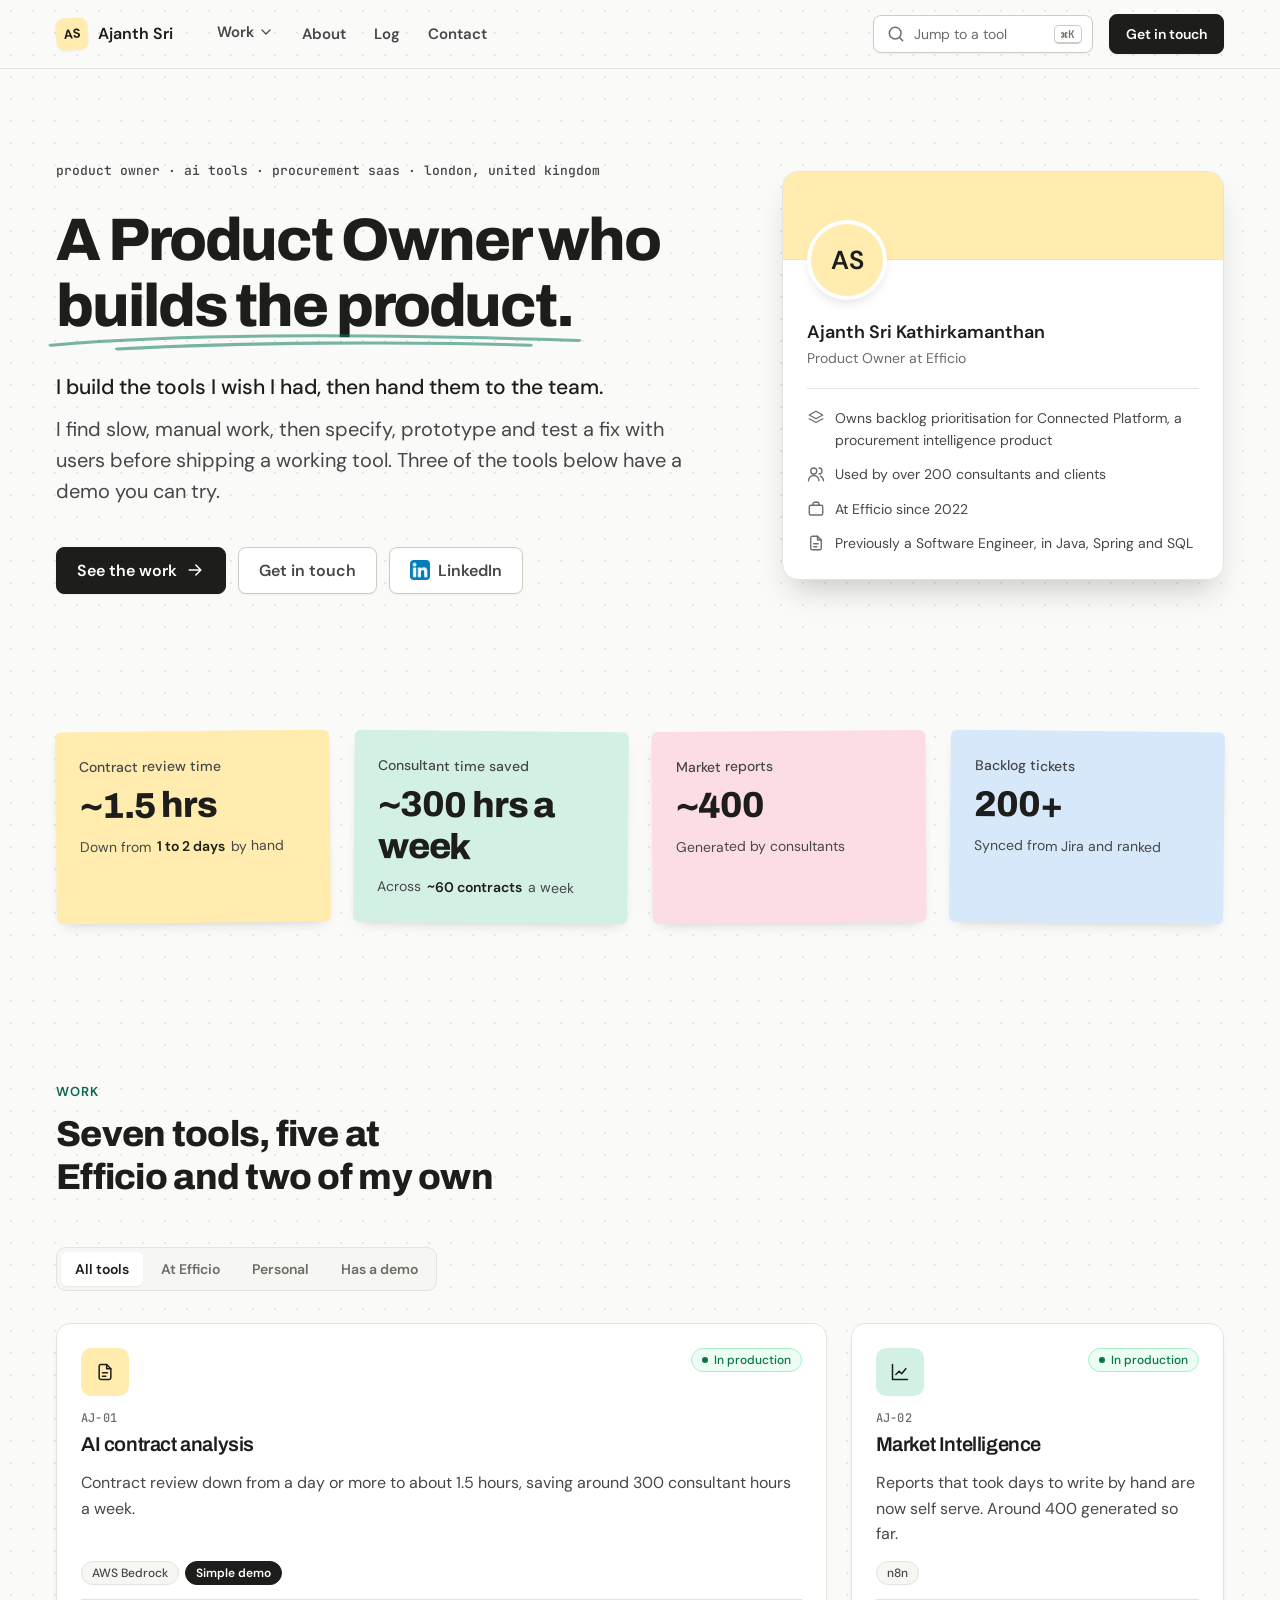
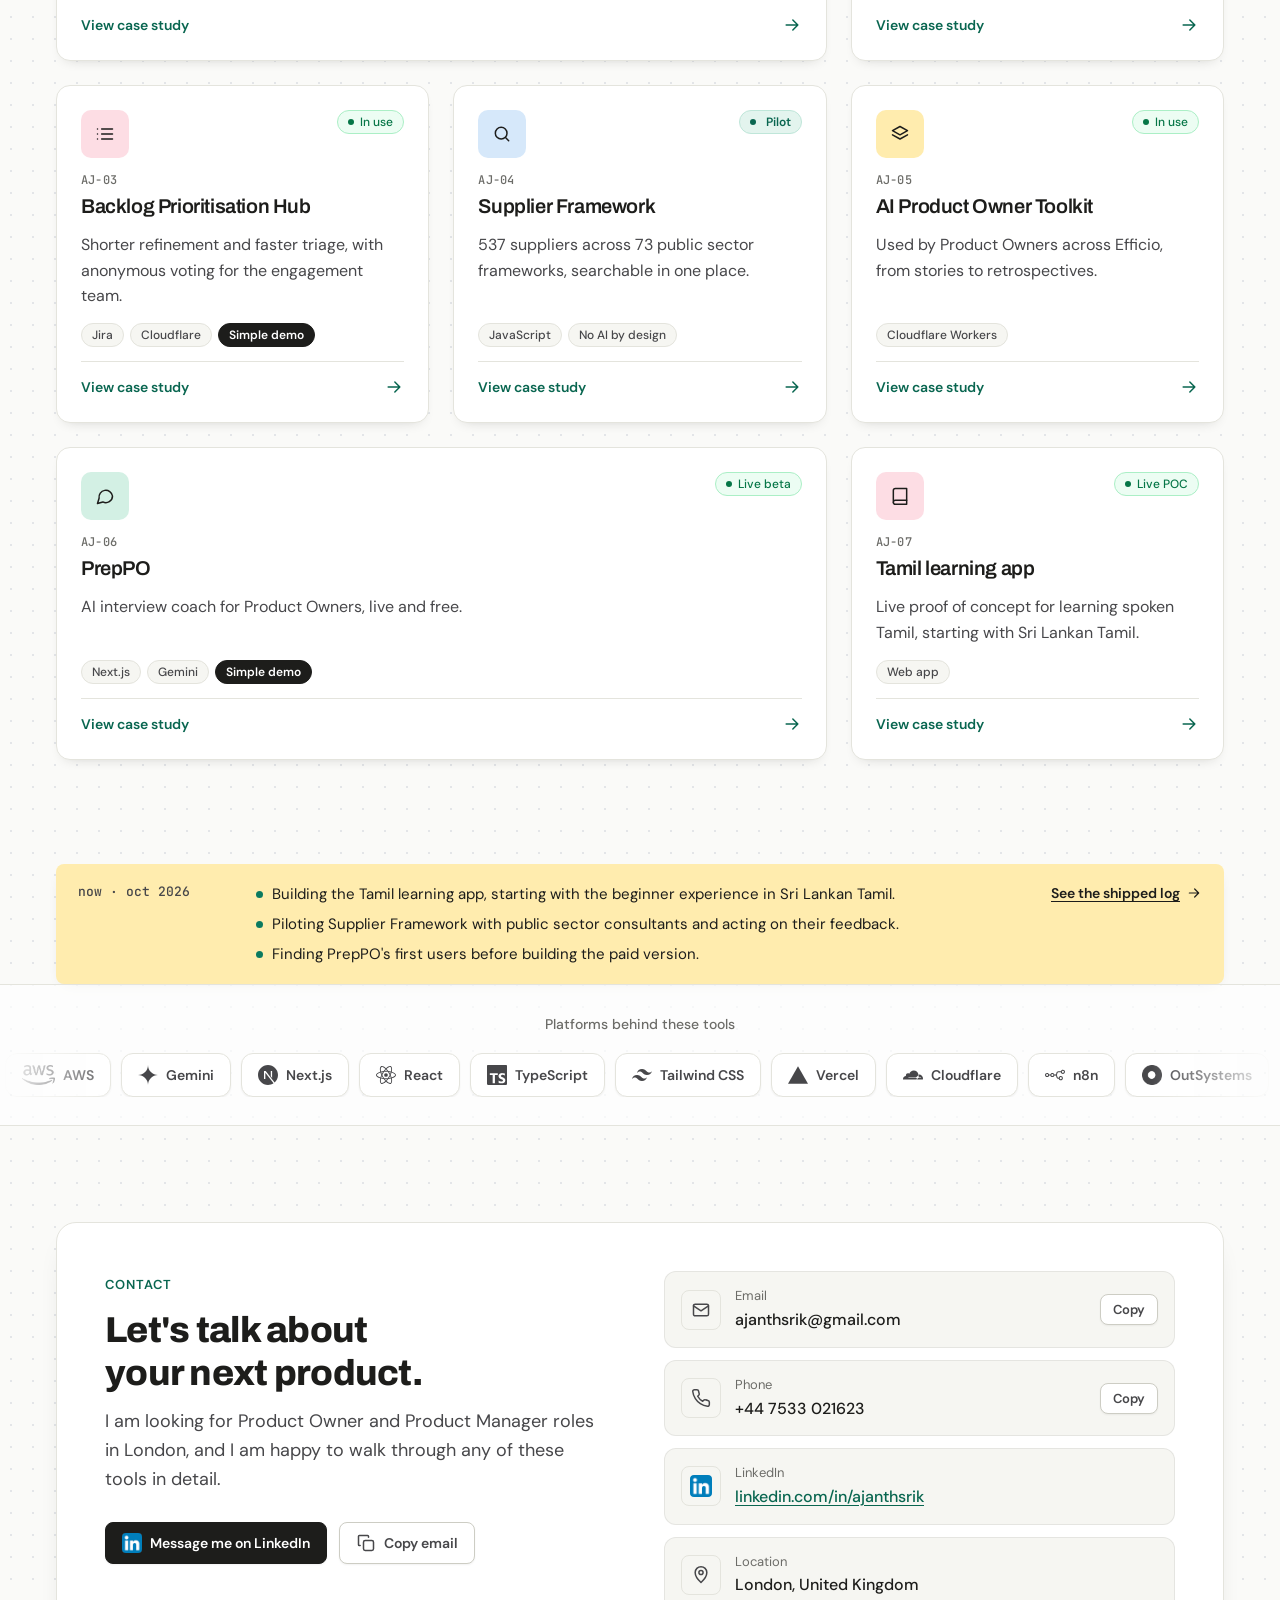
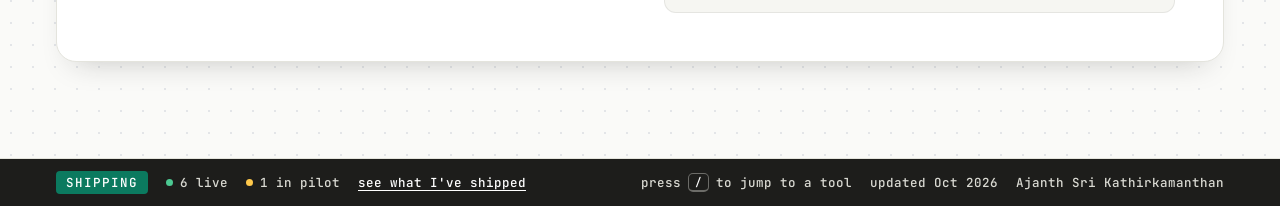
<file: index.html>
<!doctype html>
<html lang="en-GB">
<head>
<meta charset="utf-8">
<meta name="viewport" content="width=device-width, initial-scale=1, viewport-fit=cover">
<title>Ajanth Sri Kathirkamanthan | Product Owner</title>
<meta name="description" content="Product Owner in London who builds the product. Seven tools, how they work and what they changed.">
<meta property="og:title" content="Ajanth Sri Kathirkamanthan | Product Owner">
<meta property="og:description" content="Product Owner in London who builds the product. Seven tools, how they work and what they changed.">
<meta property="og:type" content="website">
<meta property="og:url" content="https://ajanth-portfolio.vercel.app/">
<meta property="og:image" content="https://ajanth-portfolio.vercel.app/assets/og.png">
<meta property="og:image:width" content="1200">
<meta property="og:image:height" content="630">
<meta property="og:image:alt" content="Ajanth Sri Kathirkamanthan, a Product Owner who builds the product">
<meta name="twitter:card" content="summary_large_image">
<meta name="twitter:image" content="https://ajanth-portfolio.vercel.app/assets/og.png">
<meta name="robots" content="noindex, nofollow">
<meta name="theme-color" content="#FAFAF8">
<link rel="icon" href="data:image/svg+xml,%3Csvg xmlns='http://www.w3.org/2000/svg' viewBox='0 0 32 32'%3E%3Crect width='32' height='32' rx='8' fill='%23FFE27A'/%3E%3Ctext x='16' y='21' font-family='Arial,sans-serif' font-size='13' font-weight='700' fill='%231D1D1B' text-anchor='middle'%3EAS%3C/text%3E%3C/svg%3E">
<link rel="icon" type="image/png" sizes="32x32" href="assets/icon-32.png">
<link rel="apple-touch-icon" href="assets/apple-touch-icon.png">
<link rel="preconnect" href="https://fonts.googleapis.com">
<link rel="preconnect" href="https://fonts.gstatic.com" crossorigin>
<link rel="stylesheet" href="https://fonts.googleapis.com/css2?family=Archivo:wght@600;700;800&family=DM+Sans:wght@400;500;600;700&family=JetBrains+Mono:wght@500&display=swap">
<link rel="stylesheet" href="assets/site.css">
<script>window.va = window.va || function () { (window.vaq = window.vaq || []).push(arguments); };
if (/vercel\.app$/.test(location.hostname)) { var va = document.createElement("script"); va.defer = true; va.src = "/_vercel/insights/script.js"; document.head.appendChild(va); }</script>
</head>
<body data-root="">
<svg width="0" height="0" style="position:absolute" aria-hidden="true">
  <symbol id="i-search" viewBox="0 0 24 24"><circle cx="11" cy="11" r="7"/><path d="m20 20-3.5-3.5"/></symbol>
  <symbol id="i-moon" viewBox="0 0 24 24"><path d="M21 12.8A9 9 0 1 1 11.2 3a7 7 0 0 0 9.8 9.8Z"/></symbol>
  <symbol id="i-arrow" viewBox="0 0 24 24"><path d="M5 12h14M13 6l6 6-6 6"/></symbol>
  <symbol id="i-file" viewBox="0 0 24 24"><path d="M14 3H7a2 2 0 0 0-2 2v14a2 2 0 0 0 2 2h10a2 2 0 0 0 2-2V8Z"/><path d="M14 3v5h5M9 13h6M9 17h4"/></symbol>
  <symbol id="i-pen" viewBox="0 0 24 24"><path d="M12 20h9"/><path d="M16.5 3.5a2.1 2.1 0 0 1 3 3L7 19l-4 1 1-4Z"/></symbol>
  <symbol id="i-layers" viewBox="0 0 24 24"><path d="m12 3 9 5-9 5-9-5Z"/><path d="m3 13 9 5 9-5"/></symbol>
  <symbol id="i-users" viewBox="0 0 24 24"><circle cx="9" cy="8" r="4"/><path d="M2 21a7 7 0 0 1 14 0M16 4a4 4 0 0 1 0 8M22 21a7 7 0 0 0-4-6.3"/></symbol>
  <symbol id="i-rocket" viewBox="0 0 24 24"><path d="M5 15c-1.5 1.3-2 5-2 5s3.7-.5 5-2c.7-.8.7-2.2-.1-3s-2.1-.8-2.9 0Z"/><path d="M12 15 9 12a22 22 0 0 1 2-4 13 13 0 0 1 11-6c0 3-1 8-6 11a22 22 0 0 1-4 2Z"/></symbol>
  <symbol id="i-pin" viewBox="0 0 24 24"><path d="M12 21s-7-6.3-7-12a7 7 0 0 1 14 0c0 5.7-7 12-7 12Z"/><circle cx="12" cy="9" r="2.5"/></symbol>
  <symbol id="i-brief" viewBox="0 0 24 24"><rect x="3" y="7" width="18" height="13" rx="2"/><path d="M8 7V5a2 2 0 0 1 2-2h4a2 2 0 0 1 2 2v2"/></symbol>
  <symbol id="i-star" viewBox="0 0 24 24"><path d="m12 3 2.7 5.6 6.2.9-4.5 4.4 1 6.1L12 17l-5.5 3 1-6.1L3 9.5l6.2-.9Z"/></symbol>
  <symbol id="i-mail" viewBox="0 0 24 24"><rect x="3" y="5" width="18" height="14" rx="2"/><path d="m3 7 9 6 9-6"/></symbol>
  <symbol id="i-phone" viewBox="0 0 24 24"><path d="M22 16.9v3a2 2 0 0 1-2.2 2 19.8 19.8 0 0 1-8.6-3.1 19.5 19.5 0 0 1-6-6A19.8 19.8 0 0 1 2.1 4.2 2 2 0 0 1 4.1 2h3a2 2 0 0 1 2 1.7c.1 1 .4 1.9.7 2.8a2 2 0 0 1-.5 2.1L8 9.9a16 16 0 0 0 6 6l1.3-1.3a2 2 0 0 1 2.1-.4c.9.3 1.8.6 2.8.7a2 2 0 0 1 1.7 2Z"/></symbol>
  <symbol id="i-link" viewBox="0 0 24 24"><path d="M10 13a5 5 0 0 0 7.5.5l3-3a5 5 0 0 0-7-7l-1.7 1.7"/><path d="M14 11a5 5 0 0 0-7.5-.5l-3 3a5 5 0 0 0 7 7l1.7-1.7"/></symbol>
  <symbol id="i-copy" viewBox="0 0 24 24"><rect x="9" y="9" width="12" height="12" rx="2"/><path d="M5 15H4a1 1 0 0 1-1-1V4a1 1 0 0 1 1-1h10a1 1 0 0 1 1 1v1"/></symbol>
  <symbol id="i-check" viewBox="0 0 24 24"><path d="M20 6 9 17l-5-5"/></symbol>
  <symbol id="i-chat" viewBox="0 0 24 24"><path d="M21 12a8 8 0 0 1-11.6 7.1L3 21l1.9-6.4A8 8 0 1 1 21 12Z"/></symbol>
  <symbol id="i-chart" viewBox="0 0 24 24"><path d="M3 3v18h18"/><path d="M7 15l4-4 3 3 5-6"/></symbol>
  <symbol id="i-list" viewBox="0 0 24 24"><path d="M8 6h13M8 12h13M8 18h13M3 6h.01M3 12h.01M3 18h.01"/></symbol>
  <symbol id="i-book" viewBox="0 0 24 24"><path d="M4 19.5A2.5 2.5 0 0 1 6.5 17H20V3H6.5A2.5 2.5 0 0 0 4 5.5Z"/><path d="M4 19.5A2.5 2.5 0 0 0 6.5 22H20v-5"/></symbol>
  <symbol id="i-play" viewBox="0 0 24 24"><path d="m6 4 14 8-14 8Z"/></symbol>
  <symbol id="i-info" viewBox="0 0 24 24"><circle cx="12" cy="12" r="9"/><path d="M12 16v-4M12 8h.01"/></symbol>
  <symbol id="i-up" viewBox="0 0 24 24"><path d="M12 19V5M6 11l6-6 6 6"/></symbol>
  <symbol id="i-profile" viewBox="0 0 24 24"><rect x="3" y="3" width="18" height="18" rx="4"/><circle cx="12" cy="10" r="3"/><path d="M7 18a5 5 0 0 1 10 0"/></symbol>
  <symbol id="i-reset" viewBox="0 0 24 24"><path d="M3 12a9 9 0 1 0 3-6.7L3 8"/><path d="M3 3v5h5"/></symbol>
</svg>
<svg width="0" height="0" style="position:absolute" aria-hidden="true">
  <symbol id="i-chev" viewBox="0 0 24 24"><path d="m6 9 6 6 6-6"/></symbol>
  <symbol id="i-menu" viewBox="0 0 24 24"><path d="M4 6h16M4 12h16M4 18h16"/></symbol>
  <symbol id="i-close" viewBox="0 0 24 24"><path d="M6 6l12 12M18 6 6 18"/></symbol>
</svg>
<div class="scrollbar" aria-hidden="true"><div id="scrollFill"></div></div>
<header class="topbar">
  <div class="container">
    <a class="brand" href="index.html"><span class="logo">AS</span><span>Ajanth Sri</span></a>
    <nav class="nav" aria-label="Main">
      <div class="dd" id="workDd">
        <button class="dd-btn" type="button" aria-expanded="false" aria-controls="workMenu">Work<svg class="i"><use href="#i-chev"/></svg></button>
        <div class="dd-menu" id="workMenu" hidden>
          <div class="dd-col"><p class="dd-h">At Efficio</p><a class="dd-item" href="work/contract-analysis.html"><span class="icon-tile"><svg class="i"><use href="#i-file"/></svg></span><span><b>AI contract analysis</b><small>Contract review down from a day or more to about 1.5 hours, saving around 300 consultant hours a week.</small></span></a>
<a class="dd-item" href="work/market-intelligence.html"><span class="icon-tile"><svg class="i"><use href="#i-chart"/></svg></span><span><b>Market Intelligence</b><small>Reports that took days to write by hand are now self serve. Around 400 generated so far.</small></span></a>
<a class="dd-item" href="work/backlog-hub.html"><span class="icon-tile"><svg class="i"><use href="#i-list"/></svg></span><span><b>Backlog Prioritisation Hub</b><small>Shorter refinement and faster triage, with anonymous voting for the engagement team.</small></span></a>
<a class="dd-item" href="work/supplier-framework.html"><span class="icon-tile"><svg class="i"><use href="#i-search"/></svg></span><span><b>Supplier Framework</b><small>537 suppliers across 73 public sector frameworks, searchable in one place.</small></span></a>
<a class="dd-item" href="work/po-toolkit.html"><span class="icon-tile"><svg class="i"><use href="#i-layers"/></svg></span><span><b>AI Product Owner Toolkit</b><small>Used by Product Owners across Efficio, from stories to retrospectives.</small></span></a></div>
          <div class="dd-col"><p class="dd-h">Personal</p><a class="dd-item" href="work/preppo.html"><span class="icon-tile"><svg class="i"><use href="#i-chat"/></svg></span><span><b>PrepPO</b><small>AI interview coach for Product Owners, live and free.</small></span></a>
<a class="dd-item" href="work/tamil-app.html"><span class="icon-tile"><svg class="i"><use href="#i-book"/></svg></span><span><b>Tamil learning app</b><small>Live proof of concept for learning spoken Tamil, starting with Sri Lankan Tamil.</small></span></a>
            <a class="dd-all" href="#work">See all seven tools<svg class="i"><use href="#i-arrow"/></svg></a>
          </div>
        </div>
      </div>
      <a href="about.html">About</a>
      <a href="log.html">Log</a>
      <a href="#contact">Contact</a>
    </nav>
    <div class="spacer"></div>
    <button class="search" type="button" id="openPalette" aria-label="Search the portfolio"><svg class="i"><use href="#i-search"/></svg><span>Jump to a tool</span><kbd>⌘K</kbd></button>
    <a class="btn primary cv" href="#contact">Get in touch</a>
    <button class="btn icon menu-btn" type="button" id="menuBtn" aria-expanded="false" aria-controls="mobileMenu" aria-label="Open menu"><svg class="i"><use href="#i-menu"/></svg></button>
  </div>
  <div class="mobile-menu" id="mobileMenu" hidden>
    <div class="container">
      <p class="dd-h">Work at Efficio</p>
      <div class="m-grid"><a class="m-tool" href="work/contract-analysis.html"><svg class="i"><use href="#i-file"/></svg>AI contract analysis</a>
<a class="m-tool" href="work/market-intelligence.html"><svg class="i"><use href="#i-chart"/></svg>Market Intelligence</a>
<a class="m-tool" href="work/backlog-hub.html"><svg class="i"><use href="#i-list"/></svg>Backlog Prioritisation Hub</a>
<a class="m-tool" href="work/supplier-framework.html"><svg class="i"><use href="#i-search"/></svg>Supplier Framework</a>
<a class="m-tool" href="work/po-toolkit.html"><svg class="i"><use href="#i-layers"/></svg>AI Product Owner Toolkit</a></div>
      <p class="dd-h">Personal</p>
      <div class="m-grid"><a class="m-tool" href="work/preppo.html"><svg class="i"><use href="#i-chat"/></svg>PrepPO</a>
<a class="m-tool" href="work/tamil-app.html"><svg class="i"><use href="#i-book"/></svg>Tamil learning app</a></div>
      <div class="m-links">
        <a href="#work">All work</a>
        <a href="about.html">About and how I work</a>
        <a href="log.html">Shipped log</a>
        <a href="#contact">Contact</a>
      </div>
      <a class="btn primary m-cta" href="#contact">Get in touch</a>
    </div>
  </div>
</header>
<main id="top">
  <section class="hero">
    <div class="container">
      <div>
        <p class="eyebrow tagline">product owner · ai tools · procurement saas · london, united kingdom</p>
        <h1>A Product Owner who <span class="grad scribble-wrap">builds the product.<svg class="scribble" viewBox="0 0 300 24" preserveAspectRatio="none" aria-hidden="true"><path d="M3 17 C 70 6, 160 4, 297 12 M 40 21 C 110 14, 200 13, 270 17"/></svg></span></h1>
        <p class="motto">I build the tools I wish I had, then hand them to the team.</p>
        <p class="lede">I find slow, manual work, then specify, prototype and test a fix with users before shipping a working tool. Three of the tools below have a demo you can try.</p>
        <div class="actions">
          <a class="btn primary" href="#work">See the work <svg class="i"><use href="#i-arrow"/></svg></a>
          <a class="btn" href="#contact">Get in touch</a>
          <a class="btn" href="https://www.linkedin.com/in/ajanthsrik/" target="_blank" rel="noopener"><img class="li" src="[data-uri]" alt="" width="20" height="20">LinkedIn</a>
        </div>
      </div>
      <aside class="profile pinned" aria-label="Profile">
        <div class="cover"></div>
        <div class="body">
          <div class="avatar" aria-label="Photo to come">AS</div>
          <div>
            <p class="name">Ajanth Sri Kathirkamanthan</p>
            <p class="role">Product Owner at Efficio</p>
          </div>
          <div class="facts">
            <div><svg class="i"><use href="#i-layers"/></svg><span>Owns backlog prioritisation for Connected Platform, a procurement intelligence product</span></div>
            <div><svg class="i"><use href="#i-users"/></svg><span>Used by over 200 consultants and clients</span></div>
            <div><svg class="i"><use href="#i-brief"/></svg><span>At Efficio since 2022</span></div>
            <div><svg class="i"><use href="#i-file"/></svg><span>Previously a Software Engineer, in Java, Spring and SQL</span></div>
          </div>
        </div>
      </aside>
    </div>
  </section>

  <div class="container">
    <div class="metrics">
      <div class="metric"><p>Contract review time</p><p class="num">~1.5 hrs</p><p class="sub">Down from <b>1 to 2 days</b> by hand</p></div>
      <div class="metric"><p>Consultant time saved</p><p class="num">~300 hrs a week</p><p class="sub">Across <b>~60 contracts</b> a week</p></div>
      <div class="metric"><p>Market reports</p><p class="num">~400</p><p class="sub">Generated by consultants</p></div>
      <div class="metric"><p>Backlog tickets</p><p class="num">200+</p><p class="sub">Synced from Jira and ranked</p></div>
    </div>
  </div>

  <section class="section" id="work">
    <div class="container">
      <div class="head">
        <p class="eyebrow">Work</p>
        <h2>Seven tools, five at Efficio and two of my own</h2>
      </div>
      <div class="filters" role="group" aria-label="Filter tools">
        <button type="button" aria-pressed="true" data-filter="all">All tools</button>
        <button type="button" aria-pressed="false" data-filter="efficio">At Efficio</button>
        <button type="button" aria-pressed="false" data-filter="personal">Personal</button>
        <button type="button" aria-pressed="false" data-filter="demo">Has a demo</button>
      </div>
      <div class="grid" id="tiles">
        <a class="tile wide" href="work/contract-analysis.html" data-href="work/contract-analysis.html" data-group="efficio demo"><div class="top"><span class="icon-tile"><svg class="i"><use href="#i-file"/></svg></span><span class="badge ok"><span class="dot"></span>In production</span></div><span class="key">AJ-01</span><h3>AI contract analysis</h3><p class="result">Contract review down from a day or more to about 1.5 hours, saving around 300 consultant hours a week.</p><div class="tags"><span class="badge">AWS Bedrock</span><span class="badge brand">Simple demo</span></div><div class="foot">View case study <svg class="i"><use href="#i-arrow"/></svg></div></a>
        <a class="tile" href="work/market-intelligence.html" data-href="work/market-intelligence.html" data-group="efficio"><div class="top"><span class="icon-tile"><svg class="i"><use href="#i-chart"/></svg></span><span class="badge ok"><span class="dot"></span>In production</span></div><span class="key">AJ-02</span><h3>Market Intelligence</h3><p class="result">Reports that took days to write by hand are now self serve. Around 400 generated so far.</p><div class="tags"><span class="badge">n8n</span></div><div class="foot">View case study <svg class="i"><use href="#i-arrow"/></svg></div></a>
        <a class="tile" href="work/backlog-hub.html" data-href="work/backlog-hub.html" data-group="efficio demo"><div class="top"><span class="icon-tile"><svg class="i"><use href="#i-list"/></svg></span><span class="badge ok"><span class="dot"></span>In use</span></div><span class="key">AJ-03</span><h3>Backlog Prioritisation Hub</h3><p class="result">Shorter refinement and faster triage, with anonymous voting for the engagement team.</p><div class="tags"><span class="badge">Jira</span><span class="badge">Cloudflare</span><span class="badge brand">Simple demo</span></div><div class="foot">View case study <svg class="i"><use href="#i-arrow"/></svg></div></a>
        <a class="tile" href="work/supplier-framework.html" data-href="work/supplier-framework.html" data-group="efficio"><div class="top"><span class="icon-tile"><svg class="i"><use href="#i-search"/></svg></span><span class="badge brand"><span class="dot"></span>Pilot</span></div><span class="key">AJ-04</span><h3>Supplier Framework</h3><p class="result">537 suppliers across 73 public sector frameworks, searchable in one place.</p><div class="tags"><span class="badge">JavaScript</span><span class="badge">No AI by design</span></div><div class="foot">View case study <svg class="i"><use href="#i-arrow"/></svg></div></a>
        <a class="tile" href="work/po-toolkit.html" data-href="work/po-toolkit.html" data-group="efficio"><div class="top"><span class="icon-tile"><svg class="i"><use href="#i-layers"/></svg></span><span class="badge ok"><span class="dot"></span>In use</span></div><span class="key">AJ-05</span><h3>AI Product Owner Toolkit</h3><p class="result">Used by Product Owners across Efficio, from stories to retrospectives.</p><div class="tags"><span class="badge">Cloudflare Workers</span></div><div class="foot">View case study <svg class="i"><use href="#i-arrow"/></svg></div></a>
        <a class="tile wide" href="work/preppo.html" data-href="work/preppo.html" data-group="personal demo"><div class="top"><span class="icon-tile"><svg class="i"><use href="#i-chat"/></svg></span><span class="badge ok"><span class="dot"></span>Live beta</span></div><span class="key">AJ-06</span><h3>PrepPO</h3><p class="result">AI interview coach for Product Owners, live and free.</p><div class="tags"><span class="badge">Next.js</span><span class="badge">Gemini</span><span class="badge brand">Simple demo</span></div><div class="foot">View case study <svg class="i"><use href="#i-arrow"/></svg></div></a>
        <a class="tile" href="work/tamil-app.html" data-href="work/tamil-app.html" data-group="personal"><div class="top"><span class="icon-tile"><svg class="i"><use href="#i-book"/></svg></span><span class="badge ok"><span class="dot"></span>Live POC</span></div><span class="key">AJ-07</span><h3>Tamil learning app</h3><p class="result">Live proof of concept for learning spoken Tamil, starting with Sri Lankan Tamil.</p><div class="tags"><span class="badge">Web app</span></div><div class="foot">View case study <svg class="i"><use href="#i-arrow"/></svg></div></a>
      </div>
    </div>
  </section>

  <section class="nowstrip" aria-label="What I am working on now">
    <div class="container">
      <div class="nowbar">
        <p class="eyebrow tagline">now · oct 2026</p>
        <ul><li>Building the Tamil learning app, starting with the beginner experience in Sri Lankan Tamil.</li><li>Piloting Supplier Framework with public sector consultants and acting on their feedback.</li><li>Finding PrepPO's first users before building the paid version.</li></ul>
        <a class="nowlink" href="log.html">See the shipped log<svg class="i"><use href="#i-arrow"/></svg></a>
      </div>
    </div>
  </section>

  <section class="stackband" aria-label="Tools and platforms I build with">
    <div class="container"><p class="lbl">Platforms behind these tools</p></div>
    <div class="marquee" role="region" aria-label="Platforms behind these tools" tabindex="0"><div class="track"><ul><li class="lg0"><span class="lg" role="img" aria-label="AWS logo"></span><span>AWS</span></li><li class="lg1"><span class="lg" role="img" aria-label="Gemini logo"></span><span>Gemini</span></li><li class="lg2"><span class="lg" role="img" aria-label="Next.js logo"></span><span>Next.js</span></li><li class="lg3"><span class="lg" role="img" aria-label="React logo"></span><span>React</span></li><li class="lg4"><span class="lg" role="img" aria-label="TypeScript logo"></span><span>TypeScript</span></li><li class="lg5"><span class="lg" role="img" aria-label="Tailwind CSS logo"></span><span>Tailwind CSS</span></li><li class="lg6"><span class="lg" role="img" aria-label="Vercel logo"></span><span>Vercel</span></li><li class="lg7"><span class="lg" role="img" aria-label="Cloudflare logo"></span><span>Cloudflare</span></li><li class="lg8"><span class="lg" role="img" aria-label="n8n logo"></span><span>n8n</span></li><li class="lg9"><span class="lg" role="img" aria-label="OutSystems logo"></span><span>OutSystems</span></li><li class="lg10"><span class="lg" role="img" aria-label="Jira logo"></span><span>Jira</span></li><li class="lg11"><span class="lg" role="img" aria-label="Figma logo"></span><span>Figma</span></li><li class="lg12"><span class="lg" role="img" aria-label="Lovable logo"></span><span>Lovable</span></li><li class="lg13"><span class="lg" role="img" aria-label="Python logo"></span><span>Python</span></li></ul><ul aria-hidden="true"><li class="lg0"><span class="lg"></span><span>AWS</span></li><li class="lg1"><span class="lg"></span><span>Gemini</span></li><li class="lg2"><span class="lg"></span><span>Next.js</span></li><li class="lg3"><span class="lg"></span><span>React</span></li><li class="lg4"><span class="lg"></span><span>TypeScript</span></li><li class="lg5"><span class="lg"></span><span>Tailwind CSS</span></li><li class="lg6"><span class="lg"></span><span>Vercel</span></li><li class="lg7"><span class="lg"></span><span>Cloudflare</span></li><li class="lg8"><span class="lg"></span><span>n8n</span></li><li class="lg9"><span class="lg"></span><span>OutSystems</span></li><li class="lg10"><span class="lg"></span><span>Jira</span></li><li class="lg11"><span class="lg"></span><span>Figma</span></li><li class="lg12"><span class="lg"></span><span>Lovable</span></li><li class="lg13"><span class="lg"></span><span>Python</span></li></ul></div></div>
  </section>

  <section class="section" id="contact">
    <div class="container">
      <div class="contact-card pinned">
        <div>
          <p class="eyebrow">Contact</p>
          <h2 style="margin-top:12px">Let's talk about your next product.</h2>
          <p class="sub">I am looking for Product Owner and Product Manager roles in London, and I am happy to walk through any of these tools in detail.</p>
          <div class="actions">
            <a class="btn primary" href="https://www.linkedin.com/in/ajanthsrik/" target="_blank" rel="noopener"><img class="li" src="[data-uri]" alt="" width="20" height="20">Message me on LinkedIn</a>
            <button class="btn" type="button" data-copy="email"><svg class="i"><use href="#i-copy"/></svg>Copy email</button>
          </div>
        </div>
        <div class="contact-list">
          <div class="citem"><span class="ic"><svg class="i"><use href="#i-mail"/></svg></span><div><p class="k">Email</p><p class="v" id="email">ajanthsrik@gmail.com</p></div><button class="btn sm" type="button" data-copy="email">Copy</button></div>
          <div class="citem"><span class="ic"><svg class="i"><use href="#i-phone"/></svg></span><div><p class="k">Phone</p><p class="v" id="phone">+44 7533 021623</p></div><button class="btn sm" type="button" data-copy="phone">Copy</button></div>
          <div class="citem"><span class="ic"><img class="li" src="[data-uri]" alt="" width="22" height="22"></span><div><p class="k">LinkedIn</p><p class="v"><a href="https://www.linkedin.com/in/ajanthsrik/" target="_blank" rel="noopener">linkedin.com/in/ajanthsrik</a></p></div><span></span></div>
          <div class="citem"><span class="ic"><svg class="i"><use href="#i-pin"/></svg></span><div><p class="k">Location</p><p class="v">London, United Kingdom</p></div><span></span></div>
        </div>
      </div>
    </div>
  </section>
</main>
<footer class="statusbar">
  <div class="container sb">
    <span class="sb-mode">SHIPPING</span>
    <span class="sb-item"><i class="sb-dot live"></i>6 live</span>
    <span class="sb-item"><i class="sb-dot pilot"></i>1 in pilot</span>
    <a class="sb-item sb-link" href="log.html">see what I&#39;ve shipped</a>
    <span class="sb-gap"></span>
    <span class="sb-item sb-hint">press <kbd>/</kbd> to jump to a tool</span>
    <span class="sb-item">updated Oct 2026</span>
    <span class="sb-item sb-name">Ajanth Sri Kathirkamanthan</span>
  </div>
</footer>


<div class="overlay" id="overlay" hidden>
  <div class="palette" role="dialog" aria-modal="true" aria-label="Jump to">
    <div class="in"><svg class="i"><use href="#i-search"/></svg><input id="pq" type="text" placeholder="Search tools, sections and actions" autocomplete="off" aria-label="Search"><kbd>Esc</kbd></div>
    <ul id="plist" role="listbox"></ul>
    <div class="foot"><span><kbd>↑</kbd> <kbd>↓</kbd> to move</span><span><kbd>Enter</kbd> to open</span></div>
  </div>
</div>
<button class="totop" id="toTop" type="button" aria-label="Back to top" hidden><svg class="i"><use href="#i-up"/></svg></button>
<div class="toast" id="toast" hidden><svg class="i" style="width:18px;height:18px"><use href="#i-check"/></svg><span id="toastMsg">Copied</span></div>

<script src="assets/site.js"></script>
</body>
</html>
</file>
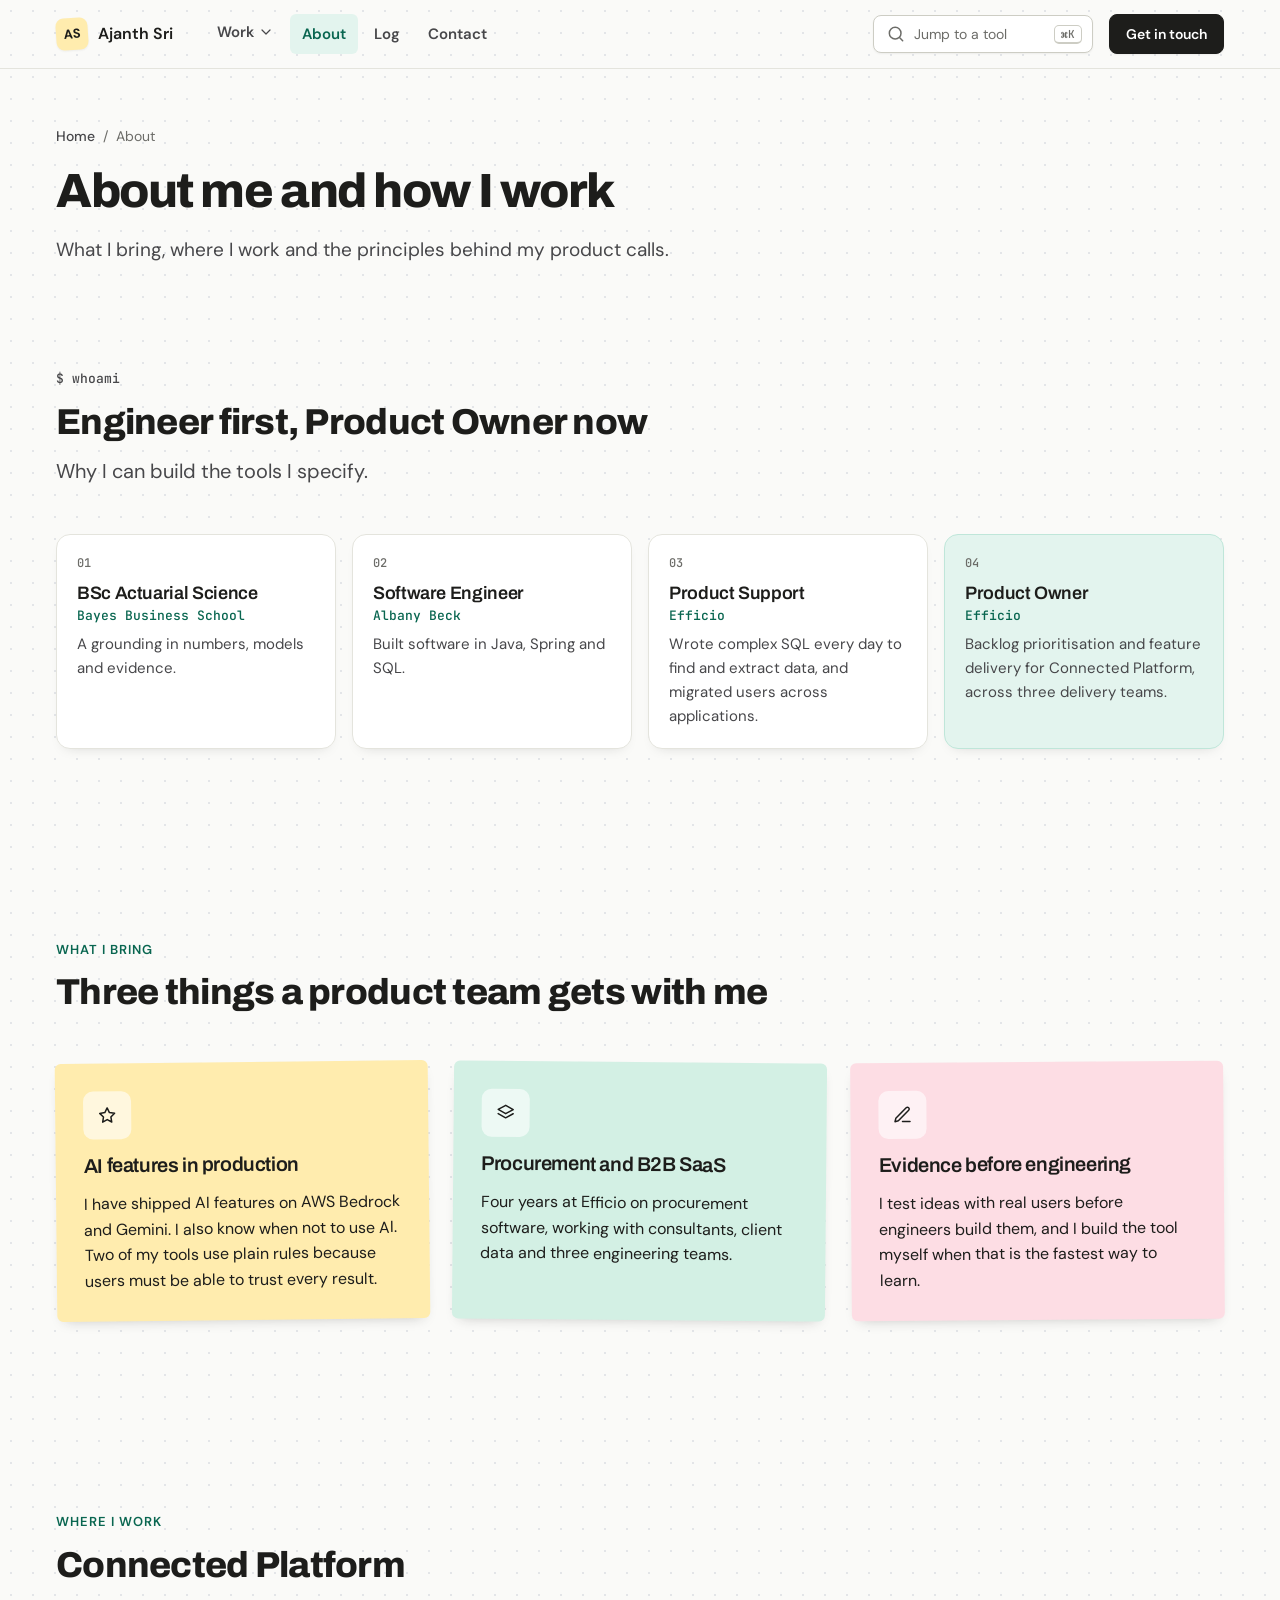
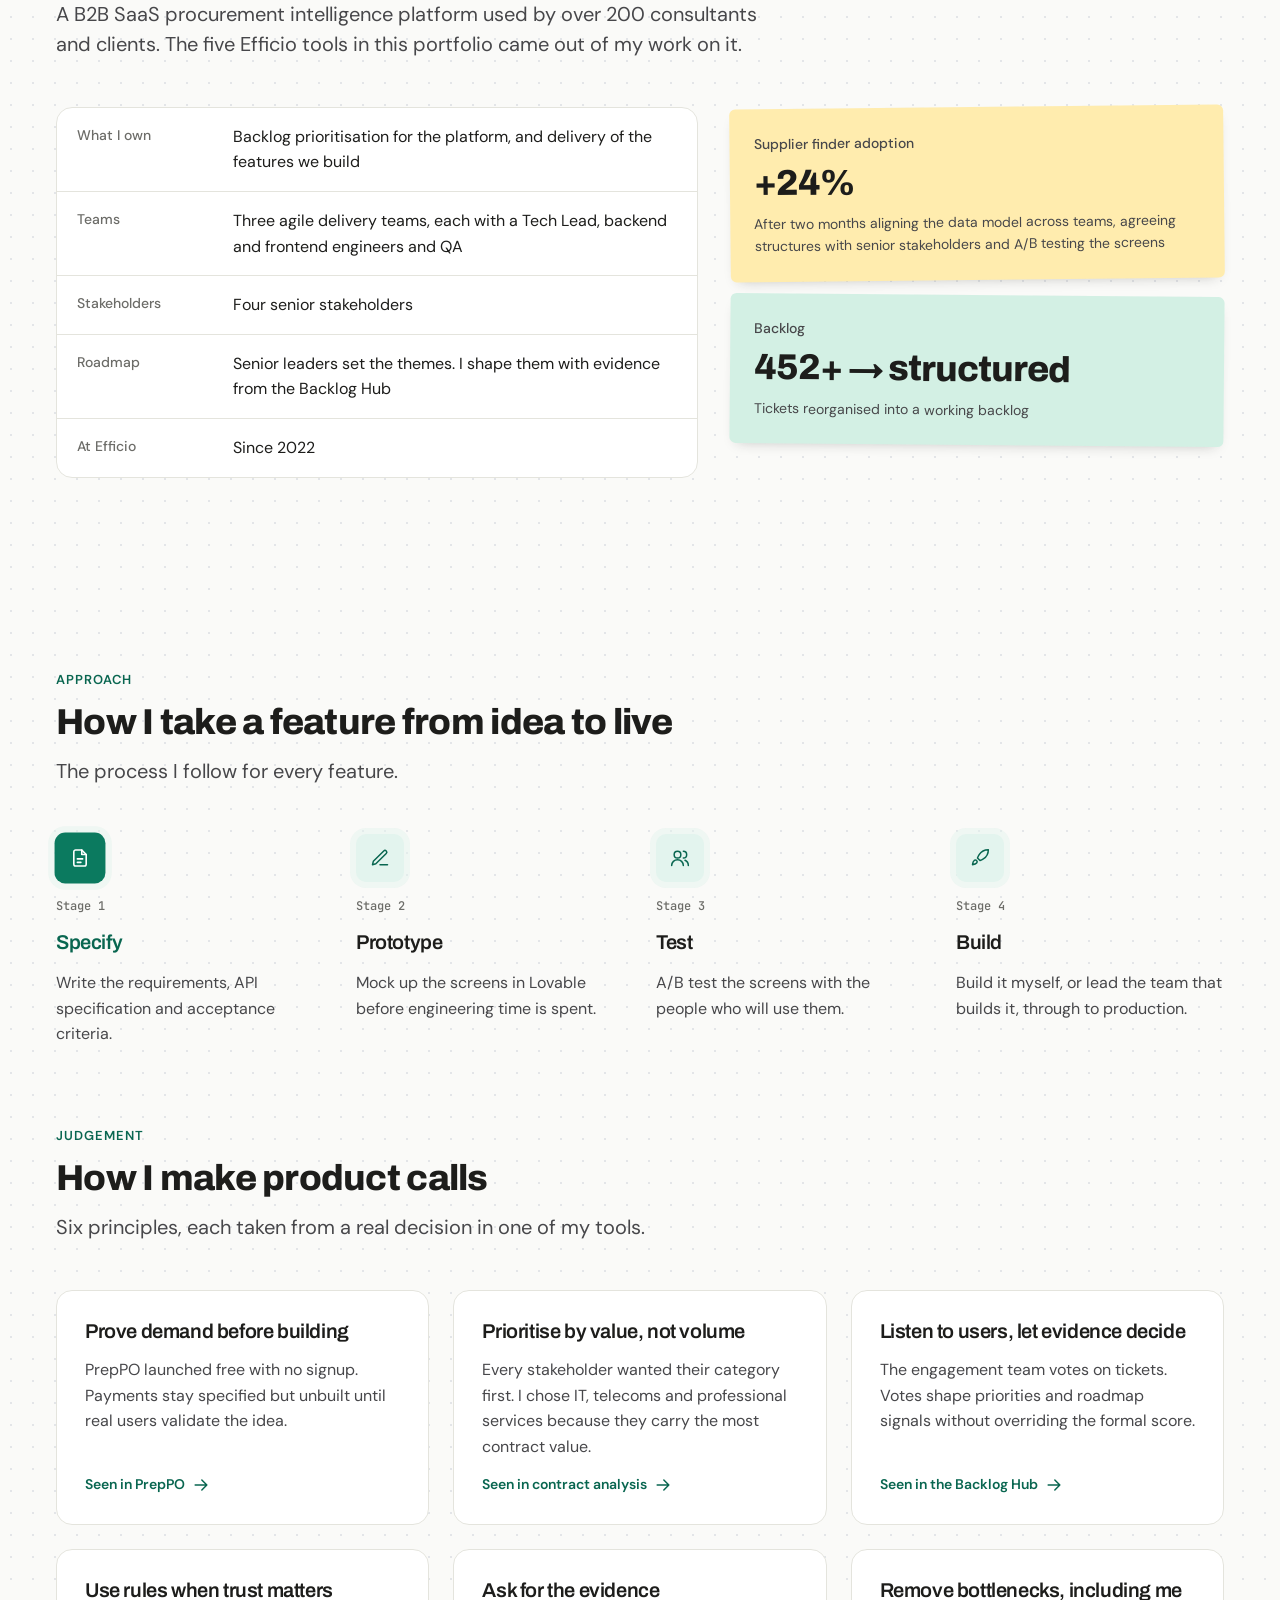
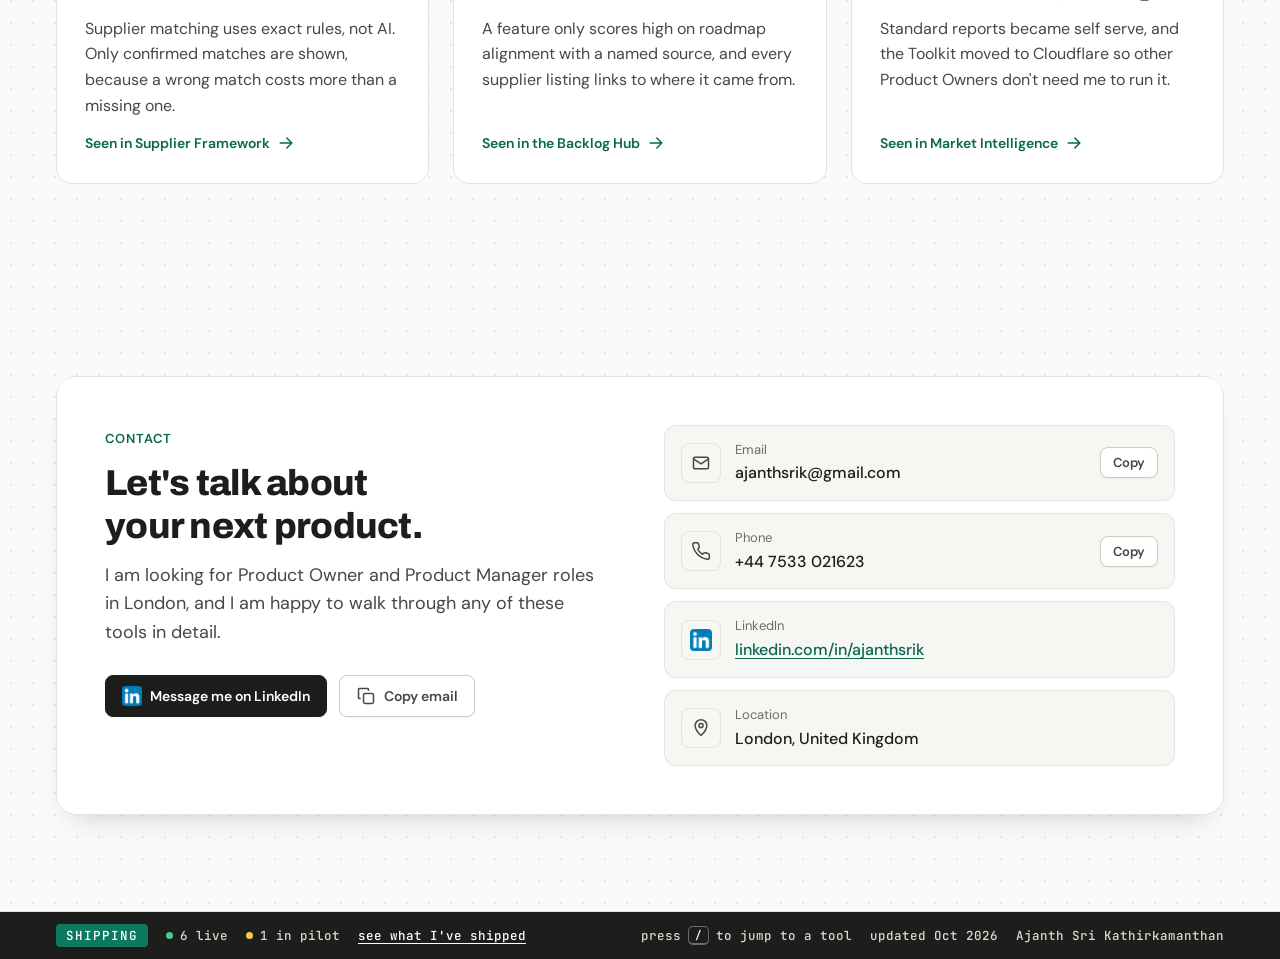
<file: about.html>
<!doctype html>
<html lang="en-GB">
<head>
<meta charset="utf-8">
<meta name="viewport" content="width=device-width, initial-scale=1, viewport-fit=cover">
<title>About | Ajanth Sri Kathirkamanthan</title>
<meta name="description" content="What I bring, where I work, and how I make product calls.">
<meta property="og:title" content="About | Ajanth Sri Kathirkamanthan">
<meta property="og:description" content="What I bring, where I work, and how I make product calls.">
<meta property="og:type" content="website">
<meta property="og:url" content="https://ajanth-portfolio.vercel.app/about">
<meta property="og:image" content="https://ajanth-portfolio.vercel.app/assets/og.png">
<meta property="og:image:width" content="1200">
<meta property="og:image:height" content="630">
<meta property="og:image:alt" content="Ajanth Sri Kathirkamanthan, a Product Owner who builds the product">
<meta name="twitter:card" content="summary_large_image">
<meta name="twitter:image" content="https://ajanth-portfolio.vercel.app/assets/og.png">
<meta name="robots" content="noindex, nofollow">
<meta name="theme-color" content="#FAFAF8">
<link rel="icon" href="data:image/svg+xml,%3Csvg xmlns='http://www.w3.org/2000/svg' viewBox='0 0 32 32'%3E%3Crect width='32' height='32' rx='8' fill='%23FFE27A'/%3E%3Ctext x='16' y='21' font-family='Arial,sans-serif' font-size='13' font-weight='700' fill='%231D1D1B' text-anchor='middle'%3EAS%3C/text%3E%3C/svg%3E">
<link rel="icon" type="image/png" sizes="32x32" href="assets/icon-32.png">
<link rel="apple-touch-icon" href="assets/apple-touch-icon.png">
<link rel="preconnect" href="https://fonts.googleapis.com">
<link rel="preconnect" href="https://fonts.gstatic.com" crossorigin>
<link rel="stylesheet" href="https://fonts.googleapis.com/css2?family=Archivo:wght@600;700;800&family=DM+Sans:wght@400;500;600;700&family=JetBrains+Mono:wght@500&display=swap">
<link rel="stylesheet" href="assets/site.css">
<script>window.va = window.va || function () { (window.vaq = window.vaq || []).push(arguments); };
if (/vercel\.app$/.test(location.hostname)) { var va = document.createElement("script"); va.defer = true; va.src = "/_vercel/insights/script.js"; document.head.appendChild(va); }</script>
</head>
<body data-root="">
<svg width="0" height="0" style="position:absolute" aria-hidden="true">
  <symbol id="i-search" viewBox="0 0 24 24"><circle cx="11" cy="11" r="7"/><path d="m20 20-3.5-3.5"/></symbol>
  <symbol id="i-moon" viewBox="0 0 24 24"><path d="M21 12.8A9 9 0 1 1 11.2 3a7 7 0 0 0 9.8 9.8Z"/></symbol>
  <symbol id="i-arrow" viewBox="0 0 24 24"><path d="M5 12h14M13 6l6 6-6 6"/></symbol>
  <symbol id="i-file" viewBox="0 0 24 24"><path d="M14 3H7a2 2 0 0 0-2 2v14a2 2 0 0 0 2 2h10a2 2 0 0 0 2-2V8Z"/><path d="M14 3v5h5M9 13h6M9 17h4"/></symbol>
  <symbol id="i-pen" viewBox="0 0 24 24"><path d="M12 20h9"/><path d="M16.5 3.5a2.1 2.1 0 0 1 3 3L7 19l-4 1 1-4Z"/></symbol>
  <symbol id="i-layers" viewBox="0 0 24 24"><path d="m12 3 9 5-9 5-9-5Z"/><path d="m3 13 9 5 9-5"/></symbol>
  <symbol id="i-users" viewBox="0 0 24 24"><circle cx="9" cy="8" r="4"/><path d="M2 21a7 7 0 0 1 14 0M16 4a4 4 0 0 1 0 8M22 21a7 7 0 0 0-4-6.3"/></symbol>
  <symbol id="i-rocket" viewBox="0 0 24 24"><path d="M5 15c-1.5 1.3-2 5-2 5s3.7-.5 5-2c.7-.8.7-2.2-.1-3s-2.1-.8-2.9 0Z"/><path d="M12 15 9 12a22 22 0 0 1 2-4 13 13 0 0 1 11-6c0 3-1 8-6 11a22 22 0 0 1-4 2Z"/></symbol>
  <symbol id="i-pin" viewBox="0 0 24 24"><path d="M12 21s-7-6.3-7-12a7 7 0 0 1 14 0c0 5.7-7 12-7 12Z"/><circle cx="12" cy="9" r="2.5"/></symbol>
  <symbol id="i-brief" viewBox="0 0 24 24"><rect x="3" y="7" width="18" height="13" rx="2"/><path d="M8 7V5a2 2 0 0 1 2-2h4a2 2 0 0 1 2 2v2"/></symbol>
  <symbol id="i-star" viewBox="0 0 24 24"><path d="m12 3 2.7 5.6 6.2.9-4.5 4.4 1 6.1L12 17l-5.5 3 1-6.1L3 9.5l6.2-.9Z"/></symbol>
  <symbol id="i-mail" viewBox="0 0 24 24"><rect x="3" y="5" width="18" height="14" rx="2"/><path d="m3 7 9 6 9-6"/></symbol>
  <symbol id="i-phone" viewBox="0 0 24 24"><path d="M22 16.9v3a2 2 0 0 1-2.2 2 19.8 19.8 0 0 1-8.6-3.1 19.5 19.5 0 0 1-6-6A19.8 19.8 0 0 1 2.1 4.2 2 2 0 0 1 4.1 2h3a2 2 0 0 1 2 1.7c.1 1 .4 1.9.7 2.8a2 2 0 0 1-.5 2.1L8 9.9a16 16 0 0 0 6 6l1.3-1.3a2 2 0 0 1 2.1-.4c.9.3 1.8.6 2.8.7a2 2 0 0 1 1.7 2Z"/></symbol>
  <symbol id="i-link" viewBox="0 0 24 24"><path d="M10 13a5 5 0 0 0 7.5.5l3-3a5 5 0 0 0-7-7l-1.7 1.7"/><path d="M14 11a5 5 0 0 0-7.5-.5l-3 3a5 5 0 0 0 7 7l1.7-1.7"/></symbol>
  <symbol id="i-copy" viewBox="0 0 24 24"><rect x="9" y="9" width="12" height="12" rx="2"/><path d="M5 15H4a1 1 0 0 1-1-1V4a1 1 0 0 1 1-1h10a1 1 0 0 1 1 1v1"/></symbol>
  <symbol id="i-check" viewBox="0 0 24 24"><path d="M20 6 9 17l-5-5"/></symbol>
  <symbol id="i-chat" viewBox="0 0 24 24"><path d="M21 12a8 8 0 0 1-11.6 7.1L3 21l1.9-6.4A8 8 0 1 1 21 12Z"/></symbol>
  <symbol id="i-chart" viewBox="0 0 24 24"><path d="M3 3v18h18"/><path d="M7 15l4-4 3 3 5-6"/></symbol>
  <symbol id="i-list" viewBox="0 0 24 24"><path d="M8 6h13M8 12h13M8 18h13M3 6h.01M3 12h.01M3 18h.01"/></symbol>
  <symbol id="i-book" viewBox="0 0 24 24"><path d="M4 19.5A2.5 2.5 0 0 1 6.5 17H20V3H6.5A2.5 2.5 0 0 0 4 5.5Z"/><path d="M4 19.5A2.5 2.5 0 0 0 6.5 22H20v-5"/></symbol>
  <symbol id="i-play" viewBox="0 0 24 24"><path d="m6 4 14 8-14 8Z"/></symbol>
  <symbol id="i-info" viewBox="0 0 24 24"><circle cx="12" cy="12" r="9"/><path d="M12 16v-4M12 8h.01"/></symbol>
  <symbol id="i-up" viewBox="0 0 24 24"><path d="M12 19V5M6 11l6-6 6 6"/></symbol>
  <symbol id="i-profile" viewBox="0 0 24 24"><rect x="3" y="3" width="18" height="18" rx="4"/><circle cx="12" cy="10" r="3"/><path d="M7 18a5 5 0 0 1 10 0"/></symbol>
  <symbol id="i-reset" viewBox="0 0 24 24"><path d="M3 12a9 9 0 1 0 3-6.7L3 8"/><path d="M3 3v5h5"/></symbol>
</svg>
<svg width="0" height="0" style="position:absolute" aria-hidden="true">
  <symbol id="i-chev" viewBox="0 0 24 24"><path d="m6 9 6 6 6-6"/></symbol>
  <symbol id="i-menu" viewBox="0 0 24 24"><path d="M4 6h16M4 12h16M4 18h16"/></symbol>
  <symbol id="i-close" viewBox="0 0 24 24"><path d="M6 6l12 12M18 6 6 18"/></symbol>
</svg>
<div class="scrollbar" aria-hidden="true"><div id="scrollFill"></div></div>
<header class="topbar">
  <div class="container">
    <a class="brand" href="index.html"><span class="logo">AS</span><span>Ajanth Sri</span></a>
    <nav class="nav" aria-label="Main">
      <div class="dd" id="workDd">
        <button class="dd-btn" type="button" aria-expanded="false" aria-controls="workMenu">Work<svg class="i"><use href="#i-chev"/></svg></button>
        <div class="dd-menu" id="workMenu" hidden>
          <div class="dd-col"><p class="dd-h">At Efficio</p><a class="dd-item" href="work/contract-analysis.html"><span class="icon-tile"><svg class="i"><use href="#i-file"/></svg></span><span><b>AI contract analysis</b><small>Contract review down from a day or more to about 1.5 hours, saving around 300 consultant hours a week.</small></span></a>
<a class="dd-item" href="work/market-intelligence.html"><span class="icon-tile"><svg class="i"><use href="#i-chart"/></svg></span><span><b>Market Intelligence</b><small>Reports that took days to write by hand are now self serve. Around 400 generated so far.</small></span></a>
<a class="dd-item" href="work/backlog-hub.html"><span class="icon-tile"><svg class="i"><use href="#i-list"/></svg></span><span><b>Backlog Prioritisation Hub</b><small>Shorter refinement and faster triage, with anonymous voting for the engagement team.</small></span></a>
<a class="dd-item" href="work/supplier-framework.html"><span class="icon-tile"><svg class="i"><use href="#i-search"/></svg></span><span><b>Supplier Framework</b><small>537 suppliers across 73 public sector frameworks, searchable in one place.</small></span></a>
<a class="dd-item" href="work/po-toolkit.html"><span class="icon-tile"><svg class="i"><use href="#i-layers"/></svg></span><span><b>AI Product Owner Toolkit</b><small>Used by Product Owners across Efficio, from stories to retrospectives.</small></span></a></div>
          <div class="dd-col"><p class="dd-h">Personal</p><a class="dd-item" href="work/preppo.html"><span class="icon-tile"><svg class="i"><use href="#i-chat"/></svg></span><span><b>PrepPO</b><small>AI interview coach for Product Owners, live and free.</small></span></a>
<a class="dd-item" href="work/tamil-app.html"><span class="icon-tile"><svg class="i"><use href="#i-book"/></svg></span><span><b>Tamil learning app</b><small>Live proof of concept for learning spoken Tamil, starting with Sri Lankan Tamil.</small></span></a>
            <a class="dd-all" href="index.html#work">See all seven tools<svg class="i"><use href="#i-arrow"/></svg></a>
          </div>
        </div>
      </div>
      <a href="about.html" class="current">About</a>
      <a href="log.html">Log</a>
      <a href="#contact">Contact</a>
    </nav>
    <div class="spacer"></div>
    <button class="search" type="button" id="openPalette" aria-label="Search the portfolio"><svg class="i"><use href="#i-search"/></svg><span>Jump to a tool</span><kbd>⌘K</kbd></button>
    <a class="btn primary cv" href="#contact">Get in touch</a>
    <button class="btn icon menu-btn" type="button" id="menuBtn" aria-expanded="false" aria-controls="mobileMenu" aria-label="Open menu"><svg class="i"><use href="#i-menu"/></svg></button>
  </div>
  <div class="mobile-menu" id="mobileMenu" hidden>
    <div class="container">
      <p class="dd-h">Work at Efficio</p>
      <div class="m-grid"><a class="m-tool" href="work/contract-analysis.html"><svg class="i"><use href="#i-file"/></svg>AI contract analysis</a>
<a class="m-tool" href="work/market-intelligence.html"><svg class="i"><use href="#i-chart"/></svg>Market Intelligence</a>
<a class="m-tool" href="work/backlog-hub.html"><svg class="i"><use href="#i-list"/></svg>Backlog Prioritisation Hub</a>
<a class="m-tool" href="work/supplier-framework.html"><svg class="i"><use href="#i-search"/></svg>Supplier Framework</a>
<a class="m-tool" href="work/po-toolkit.html"><svg class="i"><use href="#i-layers"/></svg>AI Product Owner Toolkit</a></div>
      <p class="dd-h">Personal</p>
      <div class="m-grid"><a class="m-tool" href="work/preppo.html"><svg class="i"><use href="#i-chat"/></svg>PrepPO</a>
<a class="m-tool" href="work/tamil-app.html"><svg class="i"><use href="#i-book"/></svg>Tamil learning app</a></div>
      <div class="m-links">
        <a href="index.html#work">All work</a>
        <a href="about.html" class="current">About and how I work</a>
        <a href="log.html">Shipped log</a>
        <a href="#contact">Contact</a>
      </div>
      <a class="btn primary m-cta" href="#contact">Get in touch</a>
    </div>
  </div>
</header>
<main id="top">
  <section class="pagehead">
    <div class="container">
      <nav class="crumbs" aria-label="Breadcrumb"><a href="index.html">Home</a><span>/</span><span>About</span></nav>
      <h1>About me and how I work</h1>
      <p class="sub">What I bring, where I work and the principles behind my product calls.</p>
    </div>
  </section>

  <section class="section" id="whoami">
    <div class="container">
      <div class="head">
        <p class="eyebrow tagline">$ whoami</p>
        <h2>Engineer first, Product Owner now</h2>
        <p class="sub">Why I can build the tools I specify.</p>
      </div>
      <ol class="path">
        <li><span class="path-n">01</span><div><h3>BSc Actuarial Science</h3><p class="where">Bayes Business School</p><p>A grounding in numbers, models and evidence.</p></div></li>
        <li><span class="path-n">02</span><div><h3>Software Engineer</h3><p class="where">Albany Beck</p><p>Built software in Java, Spring and SQL.</p></div></li>
        <li><span class="path-n">03</span><div><h3>Product Support</h3><p class="where">Efficio</p><p>Wrote complex SQL every day to find and extract data, and migrated users across applications.</p></div></li>
        <li><span class="path-n">04</span><div><h3>Product Owner</h3><p class="where">Efficio</p><p>Backlog prioritisation and feature delivery for Connected Platform, across three delivery teams.</p></div></li>
      </ol>
    </div>
  </section>

  <section class="section" id="bring">
    <div class="container">
      <div class="head">
        <p class="eyebrow">What I bring</p>
        <h2>Three things a product team gets with me</h2>
      </div>
      <div class="pillars">
        <div class="pillar"><span class="icon-tile"><svg class="i"><use href="#i-star"/></svg></span><h3>AI features in production</h3><p>I have shipped AI features on AWS Bedrock and Gemini. I also know when not to use AI. Two of my tools use plain rules because users must be able to trust every result.</p></div>
        <div class="pillar"><span class="icon-tile"><svg class="i"><use href="#i-layers"/></svg></span><h3>Procurement and B2B SaaS</h3><p>Four years at Efficio on procurement software, working with consultants, client data and three engineering teams.</p></div>
        <div class="pillar"><span class="icon-tile"><svg class="i"><use href="#i-pen"/></svg></span><h3>Evidence before engineering</h3><p>I test ideas with real users before engineers build them, and I build the tool myself when that is the fastest way to learn.</p></div>
      </div>
    </div>
  </section>

  <section class="section alt" id="platform">
    <div class="container">
      <div class="head">
        <p class="eyebrow">Where I work</p>
        <h2>Connected Platform</h2>
        <p class="sub">A B2B SaaS procurement intelligence platform used by over 200 consultants and clients. The five Efficio tools in this portfolio came out of my work on it.</p>
      </div>
      <div class="platform">
        <dl class="scope">
          <div><dt>What I own</dt><dd>Backlog prioritisation for the platform, and delivery of the features we build</dd></div>
          <div><dt>Teams</dt><dd>Three agile delivery teams, each with a Tech Lead, backend and frontend engineers and QA</dd></div>
          <div><dt>Stakeholders</dt><dd>Four senior stakeholders</dd></div>
          <div><dt>Roadmap</dt><dd>Senior leaders set the themes. I shape them with evidence from the Backlog Hub</dd></div>
          <div><dt>At Efficio</dt><dd>Since 2022</dd></div>
        </dl>
        <div class="pwins">
          <div class="metric"><p>Supplier finder adoption</p><p class="num">+26%</p><p class="sub">After two months aligning the data model across teams, agreeing structures with senior stakeholders and A/B testing the screens</p></div>
          <div class="metric"><p>Backlog</p><p class="num">500+ → structured</p><p class="sub">Tickets reorganised into a working backlog</p></div>
        </div>
      </div>
    </div>
  </section>

  <section class="section" id="approach-full">
    <div class="container">
      <div class="head">
        <p class="eyebrow">Approach</p>
        <h2>How I take a feature from idea to live</h2>
        <p class="sub">The process I follow for every feature.</p>
      </div>
      <ol class="steps">
        <li><span class="icon-tile"><svg class="i"><use href="#i-file"/></svg></span><span class="k">Stage 1</span><h3>Specify</h3><p>Write the requirements, API specification and acceptance criteria.</p></li>
        <li><span class="icon-tile"><svg class="i"><use href="#i-pen"/></svg></span><span class="k">Stage 2</span><h3>Prototype</h3><p>Mock up the screens in Lovable before engineering time is spent.</p></li>
        <li><span class="icon-tile"><svg class="i"><use href="#i-users"/></svg></span><span class="k">Stage 3</span><h3>Test</h3><p>A/B test the screens with the people who will use them.</p></li>
        <li><span class="icon-tile"><svg class="i"><use href="#i-rocket"/></svg></span><span class="k">Stage 4</span><h3>Build</h3><p>Build it myself, or lead the team that builds it, through to production.</p></li>
      </ol>
      <div class="head" style="margin-top:80px">
        <p class="eyebrow">Judgement</p>
        <h2>How I make product calls</h2>
        <p class="sub">Six principles, each taken from a real decision in one of my tools.</p>
      </div>
      <div class="pillars six">
        <a class="pillar link" href="work/preppo.html"><h3>Prove demand before building</h3><p>PrepPO launched free with no signup. Payments stay specified but unbuilt until real users validate the idea.</p><span class="more">Seen in PrepPO <svg class="i"><use href="#i-arrow"/></svg></span></a>
        <a class="pillar link" href="work/contract-analysis.html"><h3>Prioritise by value, not volume</h3><p>Every stakeholder wanted their category first. I chose IT, telecoms and professional services because they carry the most contract value.</p><span class="more">Seen in contract analysis <svg class="i"><use href="#i-arrow"/></svg></span></a>
        <a class="pillar link" href="work/backlog-hub.html"><h3>Listen to users, let evidence decide</h3><p>The engagement team votes on tickets. Votes shape priorities and roadmap signals without overriding the formal score.</p><span class="more">Seen in the Backlog Hub <svg class="i"><use href="#i-arrow"/></svg></span></a>
        <a class="pillar link" href="work/supplier-framework.html"><h3>Use rules when trust matters</h3><p>Supplier matching uses exact rules, not AI. Only confirmed matches are shown, because a wrong match costs more than a missing one.</p><span class="more">Seen in Supplier Framework <svg class="i"><use href="#i-arrow"/></svg></span></a>
        <a class="pillar link" href="work/backlog-hub.html"><h3>Ask for the evidence</h3><p>A feature only scores high on roadmap alignment with a named source, and every supplier listing links to where it came from.</p><span class="more">Seen in the Backlog Hub <svg class="i"><use href="#i-arrow"/></svg></span></a>
        <a class="pillar link" href="work/market-intelligence.html"><h3>Remove bottlenecks, including me</h3><p>Standard reports became self serve, and the Toolkit moved to Cloudflare so other Product Owners don't need me to run it.</p><span class="more">Seen in Market Intelligence <svg class="i"><use href="#i-arrow"/></svg></span></a>
      </div>

    </div>
  </section>

  <section class="section" id="contact">
    <div class="container">
      <div class="contact-card pinned">
        <div>
          <p class="eyebrow">Contact</p>
          <h2 style="margin-top:12px">Let's talk about your next product.</h2>
          <p class="sub">I am looking for Product Owner and Product Manager roles in London, and I am happy to walk through any of these tools in detail.</p>
          <div class="actions">
            <a class="btn primary" href="https://www.linkedin.com/in/ajanthsrik/" target="_blank" rel="noopener"><img class="li" src="[data-uri]" alt="" width="20" height="20">Message me on LinkedIn</a>
            <button class="btn" type="button" data-copy="email"><svg class="i"><use href="#i-copy"/></svg>Copy email</button>
          </div>
        </div>
        <div class="contact-list">
          <div class="citem"><span class="ic"><svg class="i"><use href="#i-mail"/></svg></span><div><p class="k">Email</p><p class="v" id="email">ajanthsrik@gmail.com</p></div><button class="btn sm" type="button" data-copy="email">Copy</button></div>
          <div class="citem"><span class="ic"><svg class="i"><use href="#i-phone"/></svg></span><div><p class="k">Phone</p><p class="v" id="phone">+44 7533 021623</p></div><button class="btn sm" type="button" data-copy="phone">Copy</button></div>
          <div class="citem"><span class="ic"><img class="li" src="[data-uri]" alt="" width="22" height="22"></span><div><p class="k">LinkedIn</p><p class="v"><a href="https://www.linkedin.com/in/ajanthsrik/" target="_blank" rel="noopener">linkedin.com/in/ajanthsrik</a></p></div><span></span></div>
          <div class="citem"><span class="ic"><svg class="i"><use href="#i-pin"/></svg></span><div><p class="k">Location</p><p class="v">London, United Kingdom</p></div><span></span></div>
        </div>
      </div>
    </div>
  </section>
</main>
<footer class="statusbar">
  <div class="container sb">
    <span class="sb-mode">SHIPPING</span>
    <span class="sb-item"><i class="sb-dot live"></i>6 live</span>
    <span class="sb-item"><i class="sb-dot pilot"></i>1 in pilot</span>
    <a class="sb-item sb-link" href="log.html">see what I&#39;ve shipped</a>
    <span class="sb-gap"></span>
    <span class="sb-item sb-hint">press <kbd>/</kbd> to jump to a tool</span>
    <span class="sb-item">updated Oct 2026</span>
    <span class="sb-item sb-name">Ajanth Sri Kathirkamanthan</span>
  </div>
</footer>


<div class="overlay" id="overlay" hidden>
  <div class="palette" role="dialog" aria-modal="true" aria-label="Jump to">
    <div class="in"><svg class="i"><use href="#i-search"/></svg><input id="pq" type="text" placeholder="Search tools, sections and actions" autocomplete="off" aria-label="Search"><kbd>Esc</kbd></div>
    <ul id="plist" role="listbox"></ul>
    <div class="foot"><span><kbd>↑</kbd> <kbd>↓</kbd> to move</span><span><kbd>Enter</kbd> to open</span></div>
  </div>
</div>
<button class="totop" id="toTop" type="button" aria-label="Back to top" hidden><svg class="i"><use href="#i-up"/></svg></button>
<div class="toast" id="toast" hidden><svg class="i" style="width:18px;height:18px"><use href="#i-check"/></svg><span id="toastMsg">Copied</span></div>

<script src="assets/site.js"></script>
</body>
</html>
</file>
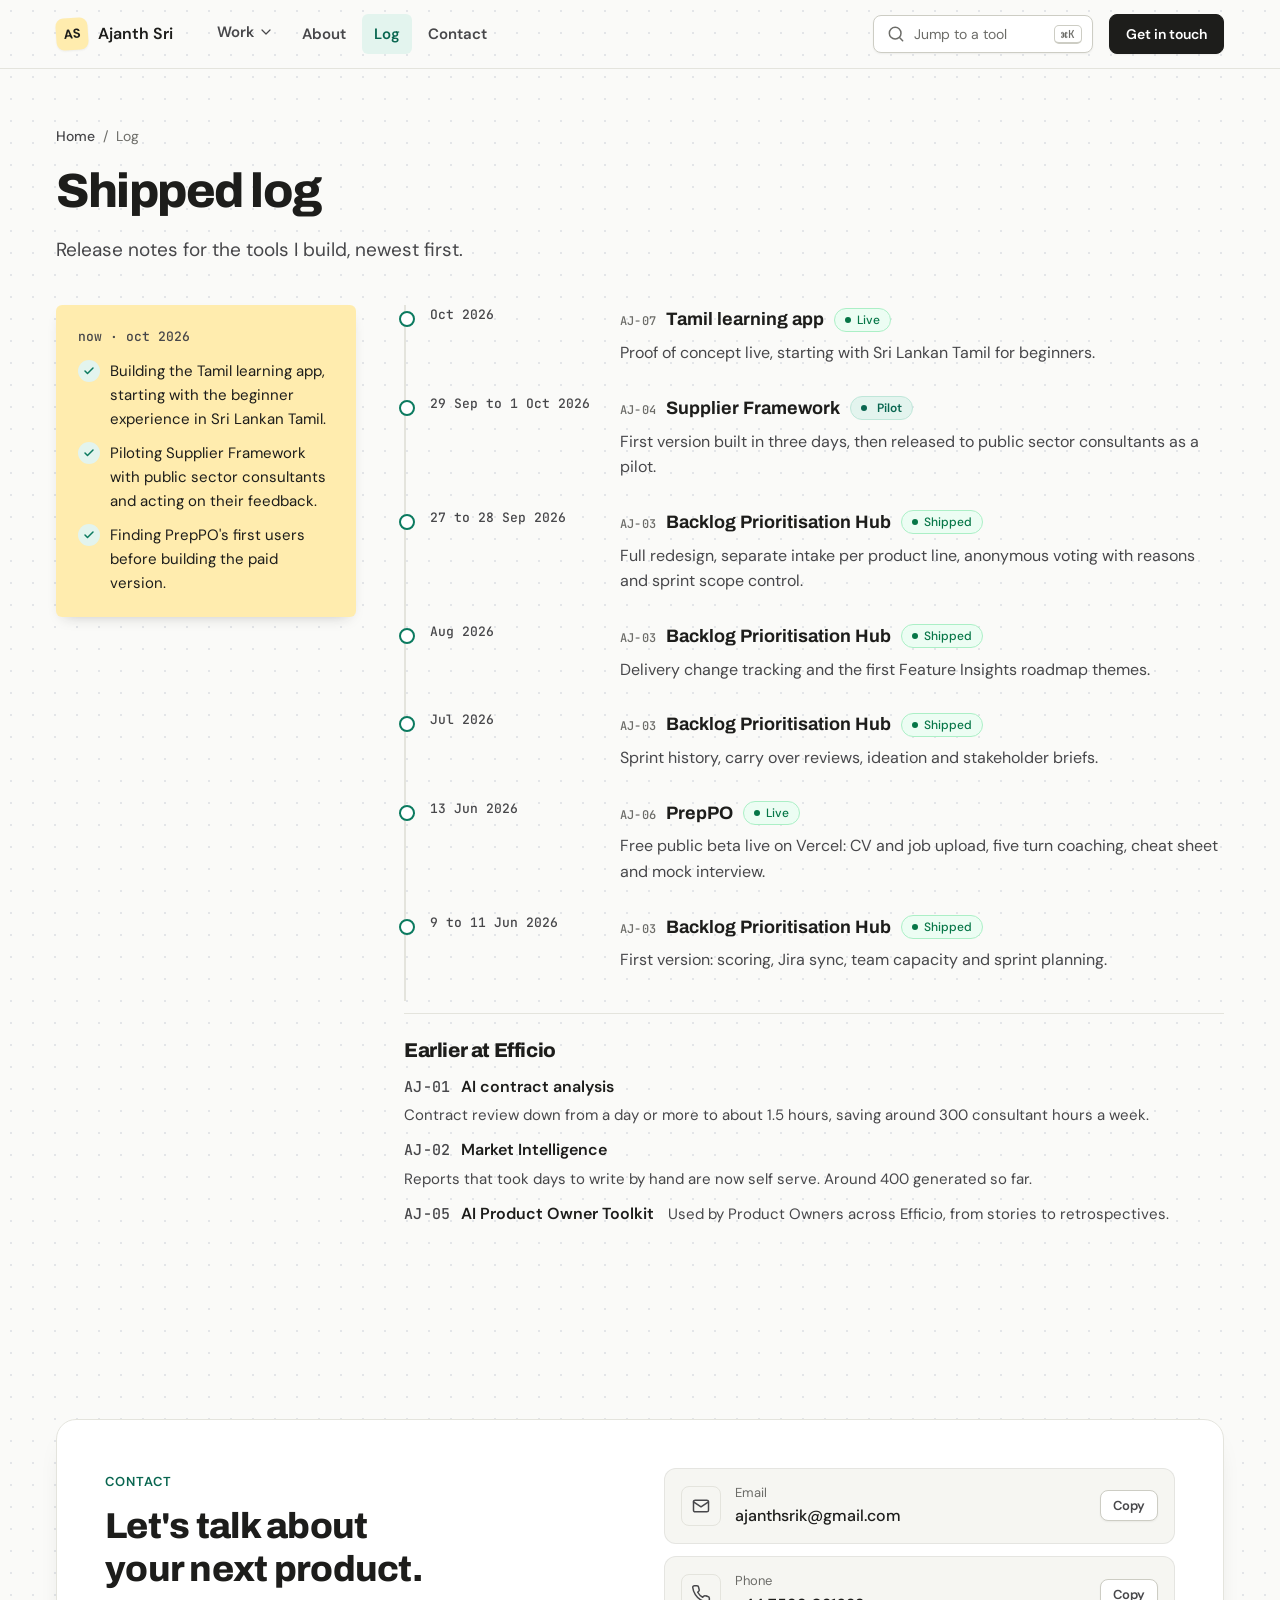
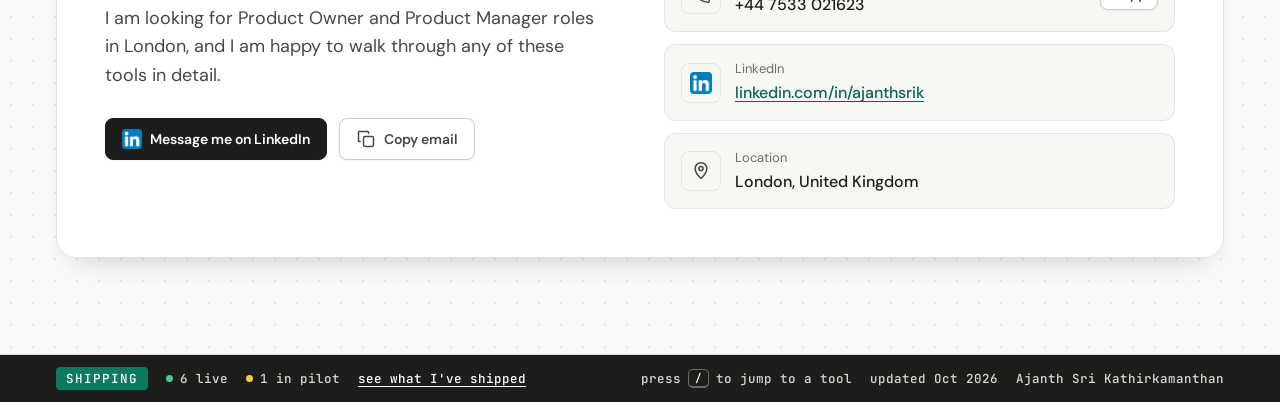
<file: log.html>
<!doctype html>
<html lang="en-GB">
<head>
<meta charset="utf-8">
<meta name="viewport" content="width=device-width, initial-scale=1, viewport-fit=cover">
<title>Shipped log | Ajanth Sri Kathirkamanthan</title>
<meta name="description" content="Release notes for the tools Ajanth Sri Kathirkamanthan builds, newest first.">
<meta property="og:title" content="Shipped log | Ajanth Sri Kathirkamanthan">
<meta property="og:description" content="Release notes for the tools Ajanth Sri Kathirkamanthan builds, newest first.">
<meta property="og:type" content="website">
<meta property="og:url" content="https://ajanth-portfolio.vercel.app/log">
<meta property="og:image" content="https://ajanth-portfolio.vercel.app/assets/og.png">
<meta property="og:image:width" content="1200">
<meta property="og:image:height" content="630">
<meta property="og:image:alt" content="Ajanth Sri Kathirkamanthan, a Product Owner who builds the product">
<meta name="twitter:card" content="summary_large_image">
<meta name="twitter:image" content="https://ajanth-portfolio.vercel.app/assets/og.png">
<meta name="robots" content="noindex, nofollow">
<meta name="theme-color" content="#FAFAF8">
<link rel="icon" href="data:image/svg+xml,%3Csvg xmlns='http://www.w3.org/2000/svg' viewBox='0 0 32 32'%3E%3Crect width='32' height='32' rx='8' fill='%23FFE27A'/%3E%3Ctext x='16' y='21' font-family='Arial,sans-serif' font-size='13' font-weight='700' fill='%231D1D1B' text-anchor='middle'%3EAS%3C/text%3E%3C/svg%3E">
<link rel="icon" type="image/png" sizes="32x32" href="assets/icon-32.png">
<link rel="apple-touch-icon" href="assets/apple-touch-icon.png">
<link rel="preconnect" href="https://fonts.googleapis.com">
<link rel="preconnect" href="https://fonts.gstatic.com" crossorigin>
<link rel="stylesheet" href="https://fonts.googleapis.com/css2?family=Archivo:wght@600;700;800&family=DM+Sans:wght@400;500;600;700&family=JetBrains+Mono:wght@500&display=swap">
<link rel="stylesheet" href="assets/site.css">
<script>window.va = window.va || function () { (window.vaq = window.vaq || []).push(arguments); };
if (/vercel\.app$/.test(location.hostname)) { var va = document.createElement("script"); va.defer = true; va.src = "/_vercel/insights/script.js"; document.head.appendChild(va); }</script>
</head>
<body data-root="">
<svg width="0" height="0" style="position:absolute" aria-hidden="true">
  <symbol id="i-search" viewBox="0 0 24 24"><circle cx="11" cy="11" r="7"/><path d="m20 20-3.5-3.5"/></symbol>
  <symbol id="i-moon" viewBox="0 0 24 24"><path d="M21 12.8A9 9 0 1 1 11.2 3a7 7 0 0 0 9.8 9.8Z"/></symbol>
  <symbol id="i-arrow" viewBox="0 0 24 24"><path d="M5 12h14M13 6l6 6-6 6"/></symbol>
  <symbol id="i-file" viewBox="0 0 24 24"><path d="M14 3H7a2 2 0 0 0-2 2v14a2 2 0 0 0 2 2h10a2 2 0 0 0 2-2V8Z"/><path d="M14 3v5h5M9 13h6M9 17h4"/></symbol>
  <symbol id="i-pen" viewBox="0 0 24 24"><path d="M12 20h9"/><path d="M16.5 3.5a2.1 2.1 0 0 1 3 3L7 19l-4 1 1-4Z"/></symbol>
  <symbol id="i-layers" viewBox="0 0 24 24"><path d="m12 3 9 5-9 5-9-5Z"/><path d="m3 13 9 5 9-5"/></symbol>
  <symbol id="i-users" viewBox="0 0 24 24"><circle cx="9" cy="8" r="4"/><path d="M2 21a7 7 0 0 1 14 0M16 4a4 4 0 0 1 0 8M22 21a7 7 0 0 0-4-6.3"/></symbol>
  <symbol id="i-rocket" viewBox="0 0 24 24"><path d="M5 15c-1.5 1.3-2 5-2 5s3.7-.5 5-2c.7-.8.7-2.2-.1-3s-2.1-.8-2.9 0Z"/><path d="M12 15 9 12a22 22 0 0 1 2-4 13 13 0 0 1 11-6c0 3-1 8-6 11a22 22 0 0 1-4 2Z"/></symbol>
  <symbol id="i-pin" viewBox="0 0 24 24"><path d="M12 21s-7-6.3-7-12a7 7 0 0 1 14 0c0 5.7-7 12-7 12Z"/><circle cx="12" cy="9" r="2.5"/></symbol>
  <symbol id="i-brief" viewBox="0 0 24 24"><rect x="3" y="7" width="18" height="13" rx="2"/><path d="M8 7V5a2 2 0 0 1 2-2h4a2 2 0 0 1 2 2v2"/></symbol>
  <symbol id="i-star" viewBox="0 0 24 24"><path d="m12 3 2.7 5.6 6.2.9-4.5 4.4 1 6.1L12 17l-5.5 3 1-6.1L3 9.5l6.2-.9Z"/></symbol>
  <symbol id="i-mail" viewBox="0 0 24 24"><rect x="3" y="5" width="18" height="14" rx="2"/><path d="m3 7 9 6 9-6"/></symbol>
  <symbol id="i-phone" viewBox="0 0 24 24"><path d="M22 16.9v3a2 2 0 0 1-2.2 2 19.8 19.8 0 0 1-8.6-3.1 19.5 19.5 0 0 1-6-6A19.8 19.8 0 0 1 2.1 4.2 2 2 0 0 1 4.1 2h3a2 2 0 0 1 2 1.7c.1 1 .4 1.9.7 2.8a2 2 0 0 1-.5 2.1L8 9.9a16 16 0 0 0 6 6l1.3-1.3a2 2 0 0 1 2.1-.4c.9.3 1.8.6 2.8.7a2 2 0 0 1 1.7 2Z"/></symbol>
  <symbol id="i-link" viewBox="0 0 24 24"><path d="M10 13a5 5 0 0 0 7.5.5l3-3a5 5 0 0 0-7-7l-1.7 1.7"/><path d="M14 11a5 5 0 0 0-7.5-.5l-3 3a5 5 0 0 0 7 7l1.7-1.7"/></symbol>
  <symbol id="i-copy" viewBox="0 0 24 24"><rect x="9" y="9" width="12" height="12" rx="2"/><path d="M5 15H4a1 1 0 0 1-1-1V4a1 1 0 0 1 1-1h10a1 1 0 0 1 1 1v1"/></symbol>
  <symbol id="i-check" viewBox="0 0 24 24"><path d="M20 6 9 17l-5-5"/></symbol>
  <symbol id="i-chat" viewBox="0 0 24 24"><path d="M21 12a8 8 0 0 1-11.6 7.1L3 21l1.9-6.4A8 8 0 1 1 21 12Z"/></symbol>
  <symbol id="i-chart" viewBox="0 0 24 24"><path d="M3 3v18h18"/><path d="M7 15l4-4 3 3 5-6"/></symbol>
  <symbol id="i-list" viewBox="0 0 24 24"><path d="M8 6h13M8 12h13M8 18h13M3 6h.01M3 12h.01M3 18h.01"/></symbol>
  <symbol id="i-book" viewBox="0 0 24 24"><path d="M4 19.5A2.5 2.5 0 0 1 6.5 17H20V3H6.5A2.5 2.5 0 0 0 4 5.5Z"/><path d="M4 19.5A2.5 2.5 0 0 0 6.5 22H20v-5"/></symbol>
  <symbol id="i-play" viewBox="0 0 24 24"><path d="m6 4 14 8-14 8Z"/></symbol>
  <symbol id="i-info" viewBox="0 0 24 24"><circle cx="12" cy="12" r="9"/><path d="M12 16v-4M12 8h.01"/></symbol>
  <symbol id="i-up" viewBox="0 0 24 24"><path d="M12 19V5M6 11l6-6 6 6"/></symbol>
  <symbol id="i-profile" viewBox="0 0 24 24"><rect x="3" y="3" width="18" height="18" rx="4"/><circle cx="12" cy="10" r="3"/><path d="M7 18a5 5 0 0 1 10 0"/></symbol>
  <symbol id="i-reset" viewBox="0 0 24 24"><path d="M3 12a9 9 0 1 0 3-6.7L3 8"/><path d="M3 3v5h5"/></symbol>
</svg>
<svg width="0" height="0" style="position:absolute" aria-hidden="true">
  <symbol id="i-chev" viewBox="0 0 24 24"><path d="m6 9 6 6 6-6"/></symbol>
  <symbol id="i-menu" viewBox="0 0 24 24"><path d="M4 6h16M4 12h16M4 18h16"/></symbol>
  <symbol id="i-close" viewBox="0 0 24 24"><path d="M6 6l12 12M18 6 6 18"/></symbol>
</svg>
<div class="scrollbar" aria-hidden="true"><div id="scrollFill"></div></div>
<header class="topbar">
  <div class="container">
    <a class="brand" href="index.html"><span class="logo">AS</span><span>Ajanth Sri</span></a>
    <nav class="nav" aria-label="Main">
      <div class="dd" id="workDd">
        <button class="dd-btn" type="button" aria-expanded="false" aria-controls="workMenu">Work<svg class="i"><use href="#i-chev"/></svg></button>
        <div class="dd-menu" id="workMenu" hidden>
          <div class="dd-col"><p class="dd-h">At Efficio</p><a class="dd-item" href="work/contract-analysis.html"><span class="icon-tile"><svg class="i"><use href="#i-file"/></svg></span><span><b>AI contract analysis</b><small>Contract review down from a day or more to about 1.5 hours, saving around 300 consultant hours a week.</small></span></a>
<a class="dd-item" href="work/market-intelligence.html"><span class="icon-tile"><svg class="i"><use href="#i-chart"/></svg></span><span><b>Market Intelligence</b><small>Reports that took days to write by hand are now self serve. Around 400 generated so far.</small></span></a>
<a class="dd-item" href="work/backlog-hub.html"><span class="icon-tile"><svg class="i"><use href="#i-list"/></svg></span><span><b>Backlog Prioritisation Hub</b><small>Shorter refinement and faster triage, with anonymous voting for the engagement team.</small></span></a>
<a class="dd-item" href="work/supplier-framework.html"><span class="icon-tile"><svg class="i"><use href="#i-search"/></svg></span><span><b>Supplier Framework</b><small>537 suppliers across 73 public sector frameworks, searchable in one place.</small></span></a>
<a class="dd-item" href="work/po-toolkit.html"><span class="icon-tile"><svg class="i"><use href="#i-layers"/></svg></span><span><b>AI Product Owner Toolkit</b><small>Used by Product Owners across Efficio, from stories to retrospectives.</small></span></a></div>
          <div class="dd-col"><p class="dd-h">Personal</p><a class="dd-item" href="work/preppo.html"><span class="icon-tile"><svg class="i"><use href="#i-chat"/></svg></span><span><b>PrepPO</b><small>AI interview coach for Product Owners, live and free.</small></span></a>
<a class="dd-item" href="work/tamil-app.html"><span class="icon-tile"><svg class="i"><use href="#i-book"/></svg></span><span><b>Tamil learning app</b><small>Live proof of concept for learning spoken Tamil, starting with Sri Lankan Tamil.</small></span></a>
            <a class="dd-all" href="index.html#work">See all seven tools<svg class="i"><use href="#i-arrow"/></svg></a>
          </div>
        </div>
      </div>
      <a href="about.html">About</a>
      <a href="log.html" class="current">Log</a>
      <a href="#contact">Contact</a>
    </nav>
    <div class="spacer"></div>
    <button class="search" type="button" id="openPalette" aria-label="Search the portfolio"><svg class="i"><use href="#i-search"/></svg><span>Jump to a tool</span><kbd>⌘K</kbd></button>
    <a class="btn primary cv" href="#contact">Get in touch</a>
    <button class="btn icon menu-btn" type="button" id="menuBtn" aria-expanded="false" aria-controls="mobileMenu" aria-label="Open menu"><svg class="i"><use href="#i-menu"/></svg></button>
  </div>
  <div class="mobile-menu" id="mobileMenu" hidden>
    <div class="container">
      <p class="dd-h">Work at Efficio</p>
      <div class="m-grid"><a class="m-tool" href="work/contract-analysis.html"><svg class="i"><use href="#i-file"/></svg>AI contract analysis</a>
<a class="m-tool" href="work/market-intelligence.html"><svg class="i"><use href="#i-chart"/></svg>Market Intelligence</a>
<a class="m-tool" href="work/backlog-hub.html"><svg class="i"><use href="#i-list"/></svg>Backlog Prioritisation Hub</a>
<a class="m-tool" href="work/supplier-framework.html"><svg class="i"><use href="#i-search"/></svg>Supplier Framework</a>
<a class="m-tool" href="work/po-toolkit.html"><svg class="i"><use href="#i-layers"/></svg>AI Product Owner Toolkit</a></div>
      <p class="dd-h">Personal</p>
      <div class="m-grid"><a class="m-tool" href="work/preppo.html"><svg class="i"><use href="#i-chat"/></svg>PrepPO</a>
<a class="m-tool" href="work/tamil-app.html"><svg class="i"><use href="#i-book"/></svg>Tamil learning app</a></div>
      <div class="m-links">
        <a href="index.html#work">All work</a>
        <a href="about.html">About and how I work</a>
        <a href="log.html" class="current">Shipped log</a>
        <a href="#contact">Contact</a>
      </div>
      <a class="btn primary m-cta" href="#contact">Get in touch</a>
    </div>
  </div>
</header>
<main id="top">
  <section class="pagehead">
    <div class="container">
      <nav class="crumbs" aria-label="Breadcrumb"><a href="index.html">Home</a><span>/</span><span>Log</span></nav>
      <h1>Shipped log</h1>
      <p class="sub">Release notes for the tools I build, newest first.</p>
    </div>
  </section>

  <section class="section log-section">
    <div class="container log-wrap">
      <aside class="now">
        <p class="eyebrow tagline">now · oct 2026</p>
        <ul class="checks"><li>Building the Tamil learning app, starting with the beginner experience in Sri Lankan Tamil.</li><li>Piloting Supplier Framework with public sector consultants and acting on their feedback.</li><li>Finding PrepPO's first users before building the paid version.</li></ul>
      </aside>
      <div>
        <ol class="log"><li class="log-item"><time>Oct 2026</time><div><p class="log-tool"><a href="work/tamil-app.html"><span class="key">AJ-07</span>Tamil learning app</a><span class="badge ok"><span class="dot"></span>Live</span></p><p>Proof of concept live, starting with Sri Lankan Tamil for beginners.</p></div></li><li class="log-item"><time>29 Sep to 1 Oct 2026</time><div><p class="log-tool"><a href="work/supplier-framework.html"><span class="key">AJ-04</span>Supplier Framework</a><span class="badge brand"><span class="dot"></span>Pilot</span></p><p>First version built in three days, then released to public sector consultants as a pilot.</p></div></li><li class="log-item"><time>27 to 28 Sep 2026</time><div><p class="log-tool"><a href="work/backlog-hub.html"><span class="key">AJ-03</span>Backlog Prioritisation Hub</a><span class="badge ok"><span class="dot"></span>Shipped</span></p><p>Full redesign, separate intake per product line, anonymous voting with reasons and sprint scope control.</p></div></li><li class="log-item"><time>Aug 2026</time><div><p class="log-tool"><a href="work/backlog-hub.html"><span class="key">AJ-03</span>Backlog Prioritisation Hub</a><span class="badge ok"><span class="dot"></span>Shipped</span></p><p>Delivery change tracking and the first Feature Insights roadmap themes.</p></div></li><li class="log-item"><time>Jul 2026</time><div><p class="log-tool"><a href="work/backlog-hub.html"><span class="key">AJ-03</span>Backlog Prioritisation Hub</a><span class="badge ok"><span class="dot"></span>Shipped</span></p><p>Sprint history, carry over reviews, ideation and stakeholder briefs.</p></div></li><li class="log-item"><time>13 Jun 2026</time><div><p class="log-tool"><a href="work/preppo.html"><span class="key">AJ-06</span>PrepPO</a><span class="badge ok"><span class="dot"></span>Live</span></p><p>Free public beta live on Vercel: CV and job upload, five turn coaching, cheat sheet and mock interview.</p></div></li><li class="log-item"><time>9 to 11 Jun 2026</time><div><p class="log-tool"><a href="work/backlog-hub.html"><span class="key">AJ-03</span>Backlog Prioritisation Hub</a><span class="badge ok"><span class="dot"></span>Shipped</span></p><p>First version: scoring, Jira sync, team capacity and sprint planning.</p></div></li></ol>
        <div class="earlier">
          <h2>Earlier at Efficio</h2>
          <ul><li><a href="work/contract-analysis.html"><span class="key">AJ-01</span>AI contract analysis</a><span>Contract review down from a day or more to about 1.5 hours, saving around 300 consultant hours a week.</span></li><li><a href="work/market-intelligence.html"><span class="key">AJ-02</span>Market Intelligence</a><span>Reports that took days to write by hand are now self serve. Around 400 generated so far.</span></li><li><a href="work/po-toolkit.html"><span class="key">AJ-05</span>AI Product Owner Toolkit</a><span>Used by Product Owners across Efficio, from stories to retrospectives.</span></li></ul>
        </div>
      </div>
    </div>
  </section>

  <section class="section" id="contact">
    <div class="container">
      <div class="contact-card pinned">
        <div>
          <p class="eyebrow">Contact</p>
          <h2 style="margin-top:12px">Let's talk about your next product.</h2>
          <p class="sub">I am looking for Product Owner and Product Manager roles in London, and I am happy to walk through any of these tools in detail.</p>
          <div class="actions">
            <a class="btn primary" href="https://www.linkedin.com/in/ajanthsrik/" target="_blank" rel="noopener"><img class="li" src="[data-uri]" alt="" width="20" height="20">Message me on LinkedIn</a>
            <button class="btn" type="button" data-copy="email"><svg class="i"><use href="#i-copy"/></svg>Copy email</button>
          </div>
        </div>
        <div class="contact-list">
          <div class="citem"><span class="ic"><svg class="i"><use href="#i-mail"/></svg></span><div><p class="k">Email</p><p class="v" id="email">ajanthsrik@gmail.com</p></div><button class="btn sm" type="button" data-copy="email">Copy</button></div>
          <div class="citem"><span class="ic"><svg class="i"><use href="#i-phone"/></svg></span><div><p class="k">Phone</p><p class="v" id="phone">+44 7533 021623</p></div><button class="btn sm" type="button" data-copy="phone">Copy</button></div>
          <div class="citem"><span class="ic"><img class="li" src="[data-uri]" alt="" width="22" height="22"></span><div><p class="k">LinkedIn</p><p class="v"><a href="https://www.linkedin.com/in/ajanthsrik/" target="_blank" rel="noopener">linkedin.com/in/ajanthsrik</a></p></div><span></span></div>
          <div class="citem"><span class="ic"><svg class="i"><use href="#i-pin"/></svg></span><div><p class="k">Location</p><p class="v">London, United Kingdom</p></div><span></span></div>
        </div>
      </div>
    </div>
  </section>
</main>
<footer class="statusbar">
  <div class="container sb">
    <span class="sb-mode">SHIPPING</span>
    <span class="sb-item"><i class="sb-dot live"></i>6 live</span>
    <span class="sb-item"><i class="sb-dot pilot"></i>1 in pilot</span>
    <a class="sb-item sb-link" href="log.html">see what I&#39;ve shipped</a>
    <span class="sb-gap"></span>
    <span class="sb-item sb-hint">press <kbd>/</kbd> to jump to a tool</span>
    <span class="sb-item">updated Oct 2026</span>
    <span class="sb-item sb-name">Ajanth Sri Kathirkamanthan</span>
  </div>
</footer>


<div class="overlay" id="overlay" hidden>
  <div class="palette" role="dialog" aria-modal="true" aria-label="Jump to">
    <div class="in"><svg class="i"><use href="#i-search"/></svg><input id="pq" type="text" placeholder="Search tools, sections and actions" autocomplete="off" aria-label="Search"><kbd>Esc</kbd></div>
    <ul id="plist" role="listbox"></ul>
    <div class="foot"><span><kbd>↑</kbd> <kbd>↓</kbd> to move</span><span><kbd>Enter</kbd> to open</span></div>
  </div>
</div>
<button class="totop" id="toTop" type="button" aria-label="Back to top" hidden><svg class="i"><use href="#i-up"/></svg></button>
<div class="toast" id="toast" hidden><svg class="i" style="width:18px;height:18px"><use href="#i-check"/></svg><span id="toastMsg">Copied</span></div>

<script src="assets/site.js"></script>
</body>
</html>
</file>
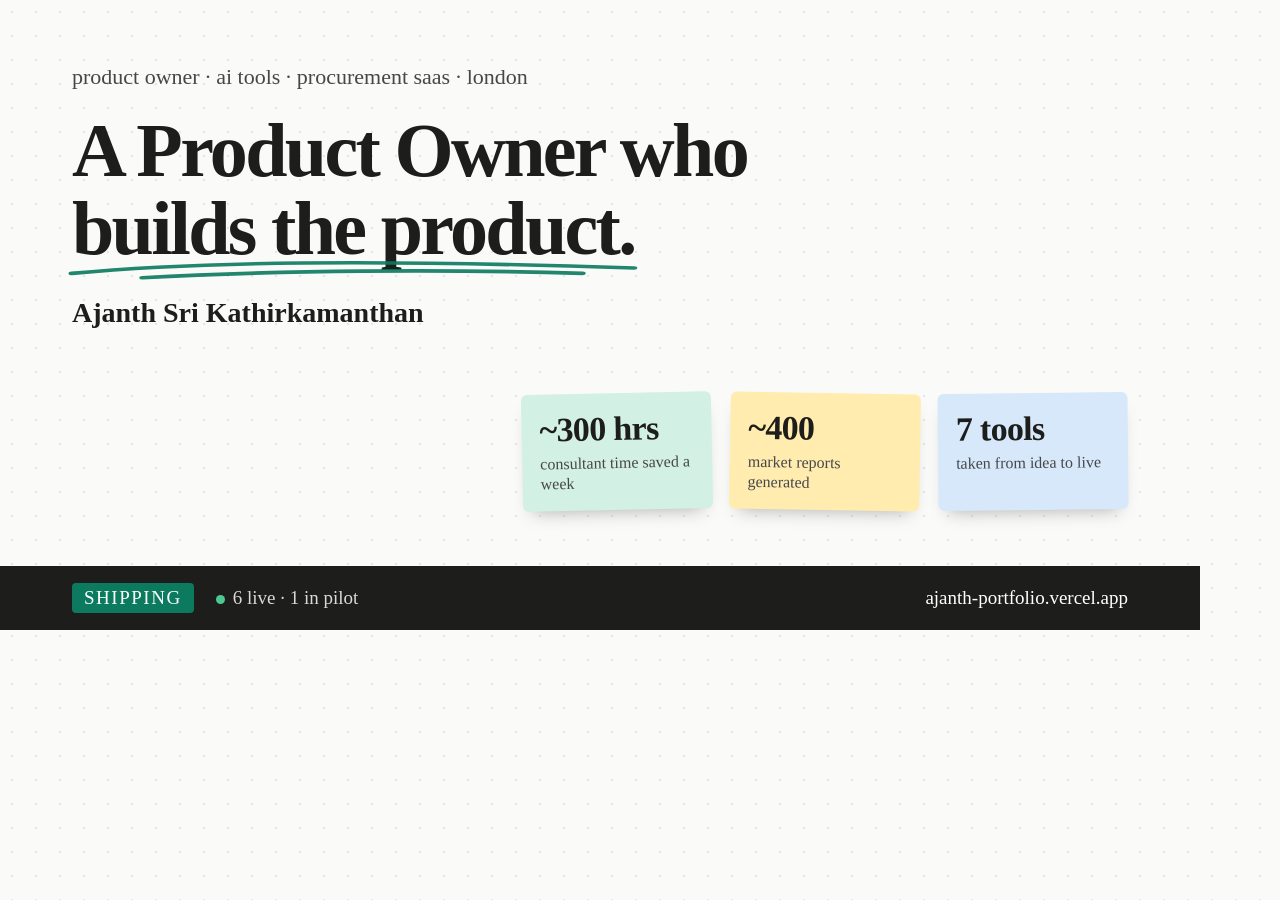
<file: src/og.html>
<!doctype html><html><head><meta charset="utf-8"><style>
@font-face { font-family: Archivo; font-weight: 800; src: url(file:///tmp/claude-0/-home-claude/bff53707-b8bd-59b8-bedf-4d98b1712418/scratchpad/si/node_modules/@fontsource/archivo/files/archivo-latin-800-normal.woff2); }
@font-face { font-family: "DM Sans"; font-weight: 500; src: url(file:///tmp/claude-0/-home-claude/bff53707-b8bd-59b8-bedf-4d98b1712418/scratchpad/si/node_modules/@fontsource/dm-sans/files/dm-sans-latin-500-normal.woff2); }
@font-face { font-family: "DM Sans"; font-weight: 600; src: url(file:///tmp/claude-0/-home-claude/bff53707-b8bd-59b8-bedf-4d98b1712418/scratchpad/si/node_modules/@fontsource/dm-sans/files/dm-sans-latin-600-normal.woff2); }
@font-face { font-family: "JetBrains Mono"; font-weight: 500; src: url(file:///tmp/claude-0/-home-claude/bff53707-b8bd-59b8-bedf-4d98b1712418/scratchpad/si/node_modules/@fontsource/jetbrains-mono/files/jetbrains-mono-latin-500-normal.woff2); }
* { box-sizing: border-box; margin: 0; }
body { width: 1200px; height: 630px; background-color: #FAFAF8; background-image: radial-gradient(#E3E5E8 1.2px, transparent 1.3px); background-size: 24px 24px; font-family: "DM Sans"; color: #1D1D1B; position: relative; overflow: hidden; }
.wrap { position: absolute; inset: 64px 72px 0 72px; display: flex; flex-direction: column; }
.tag { font: 500 22px "JetBrains Mono"; color: #47474A; }
h1 { font: 800 76px/1.02 Archivo; letter-spacing: -0.035em; margin-top: 22px; max-width: 900px; }
.u { position: relative; display: inline-block; }
.u svg { position: absolute; left: -1%; bottom: -14px; width: 102%; height: 26px; }
.u path { fill: none; stroke: #0B7A5F; opacity: .6; stroke-width: 3.4; stroke-linecap: round; opacity: .9; }
.name { font: 600 28px "DM Sans"; margin-top: 30px; color: #1D1D1B; }
.notes { position: absolute; right: 72px; bottom: 120px; display: flex; gap: 18px; }
.n { width: 190px; padding: 18px 18px 16px; border-radius: 6px; box-shadow: 0 10px 18px -10px rgba(29,29,27,.35); }
.n b { display: block; font: 800 34px/1.05 Archivo; letter-spacing: -0.02em; }
.n span { display: block; font: 500 16px/1.3 "DM Sans"; color: #47474A; margin-top: 6px; }
.n1 { background: #D3F0E4; transform: rotate(-1.2deg); } .n2 { background: #FFECAE; transform: rotate(0.9deg); } .n3 { background: #D6E8FA; transform: rotate(-0.6deg); }
.bar { position: absolute; left: 0; right: 0; bottom: 0; height: 64px; background: #1D1D1B; color: #DADAD3; display: flex; align-items: center; gap: 22px; padding: 0 72px; font: 500 19px "JetBrains Mono"; }
.mode { background: #0B7A5F; color: #fff; padding: 4px 12px; border-radius: 4px; letter-spacing: .08em; }
.dot { width: 9px; height: 9px; border-radius: 50%; background: #4CC992; display: inline-block; margin-right: 8px; }
.sp { flex: 1; } .url { color: #fff; }
</style></head><body>
<div class="wrap">
  <p class="tag">product owner · ai tools · procurement saas · london</p>
  <h1>A Product Owner who <span class="u">builds the product.<svg viewBox="0 0 300 24" preserveAspectRatio="none"><path d="M3 17 C 70 6, 160 4, 297 12 M 40 21 C 110 14, 200 13, 270 17"/></svg></span></h1>
  <p class="name">Ajanth Sri Kathirkamanthan</p>
</div>
<div class="notes">
  <div class="n n1"><b>~300 hrs</b><span>consultant time saved a week</span></div>
  <div class="n n2"><b>~400</b><span>market reports generated</span></div>
  <div class="n n3"><b>7 tools</b><span>taken from idea to live</span></div>
</div>
<div class="bar"><span class="mode">SHIPPING</span><span><i class="dot"></i>6 live · 1 in pilot</span><span class="sp"></span><span class="url">ajanth-portfolio.vercel.app</span></div>
</body></html>
</file>
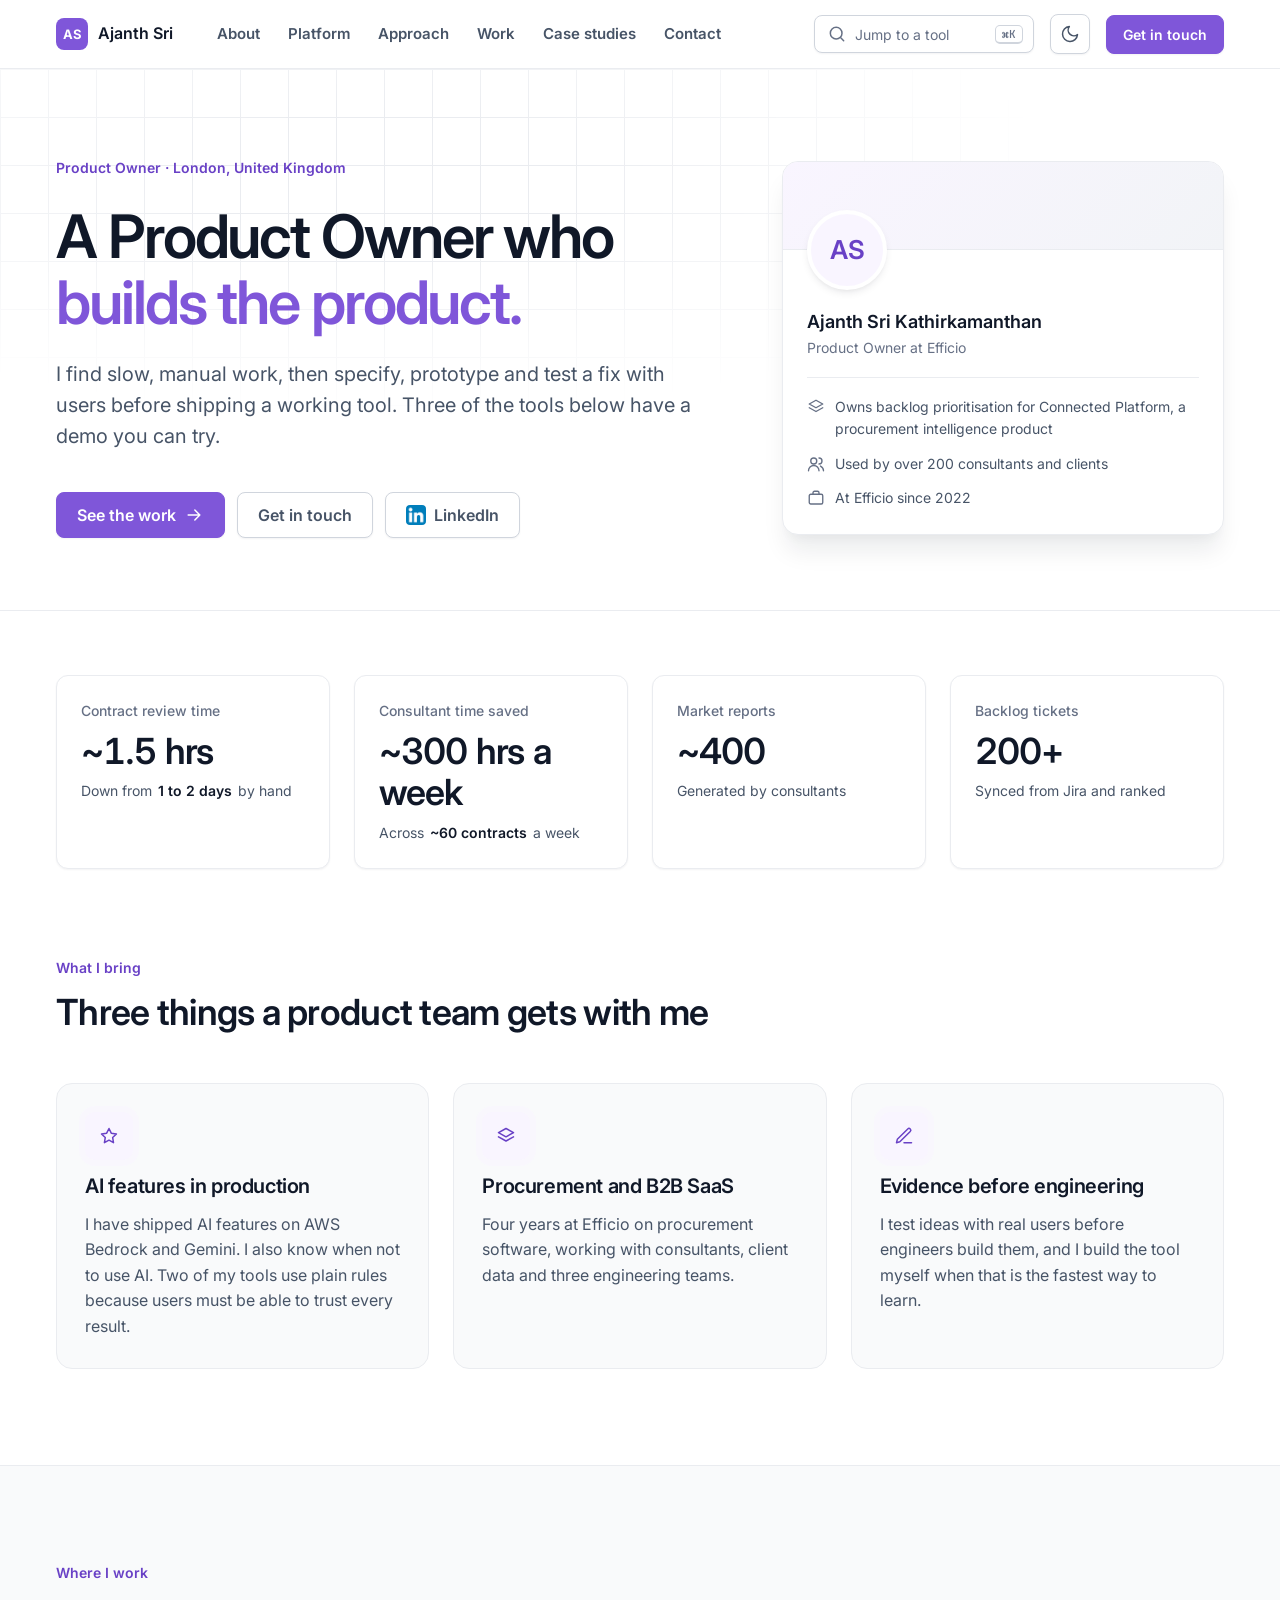
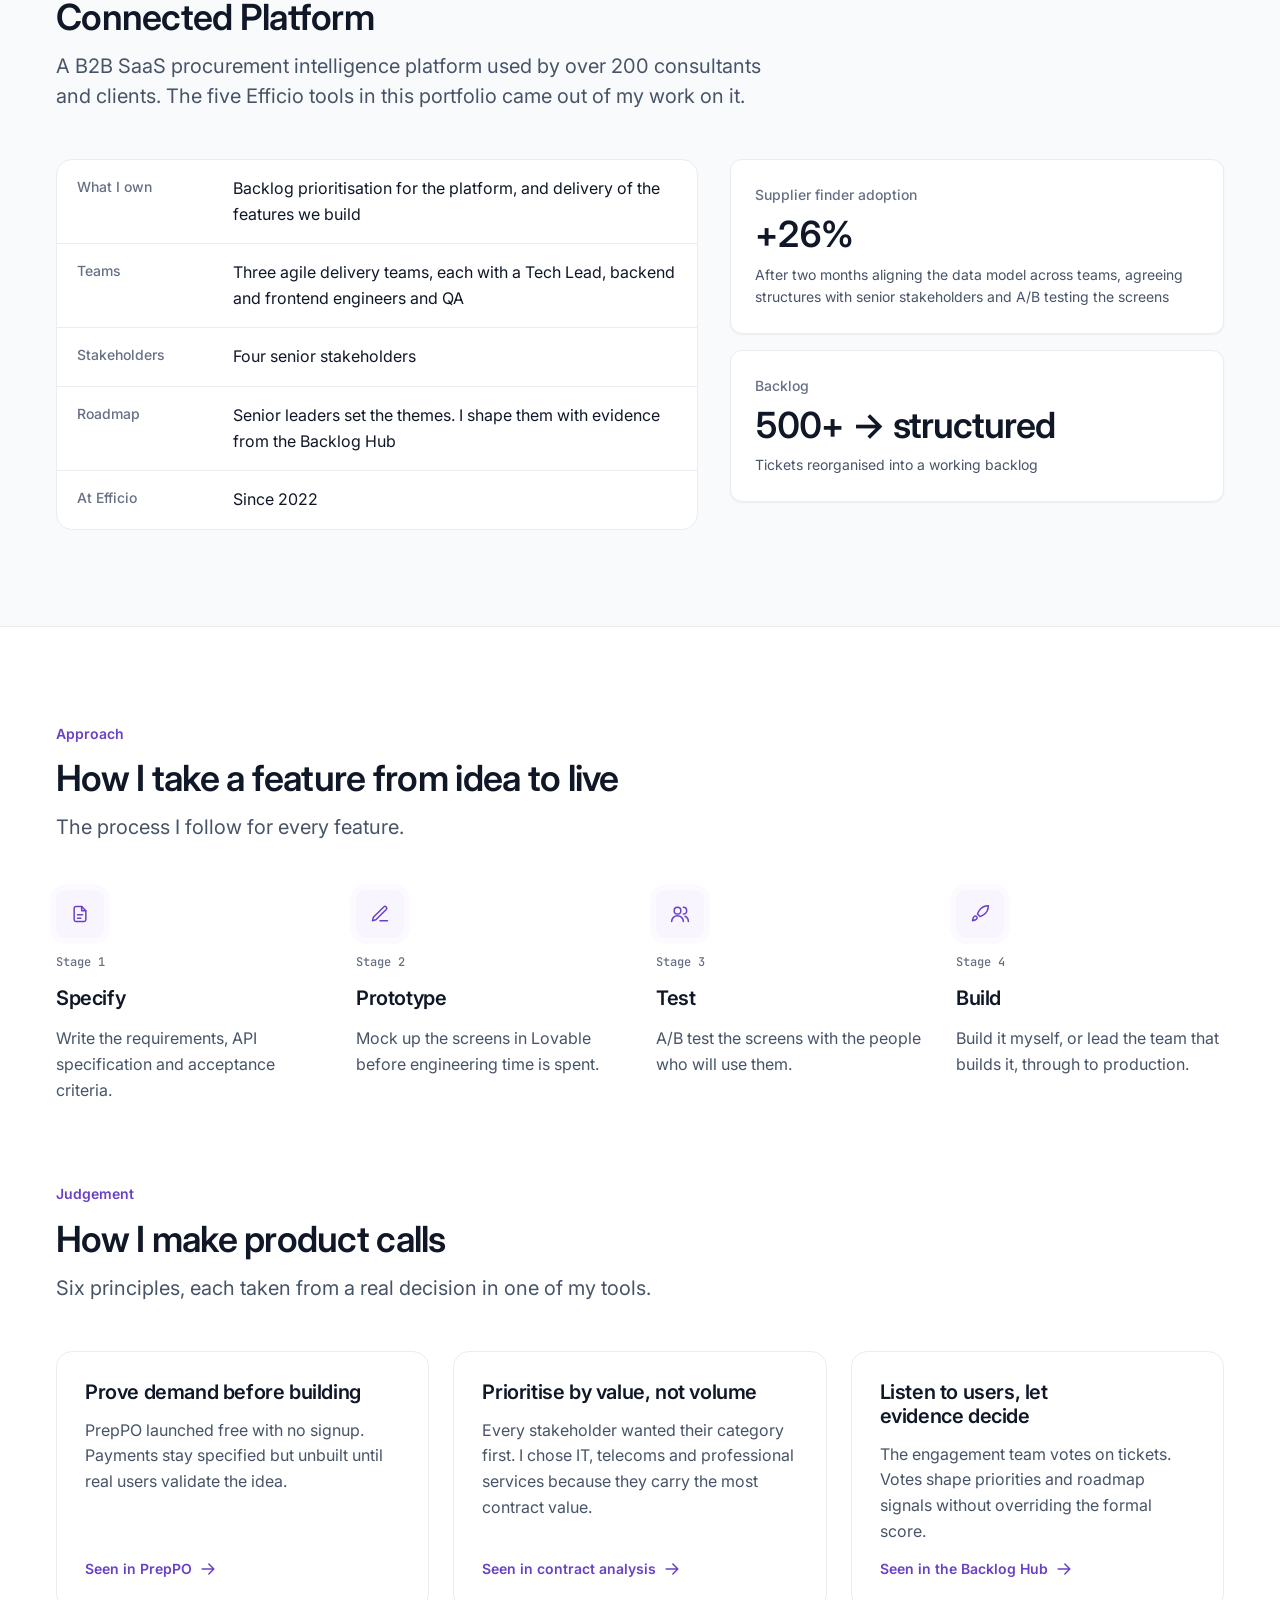
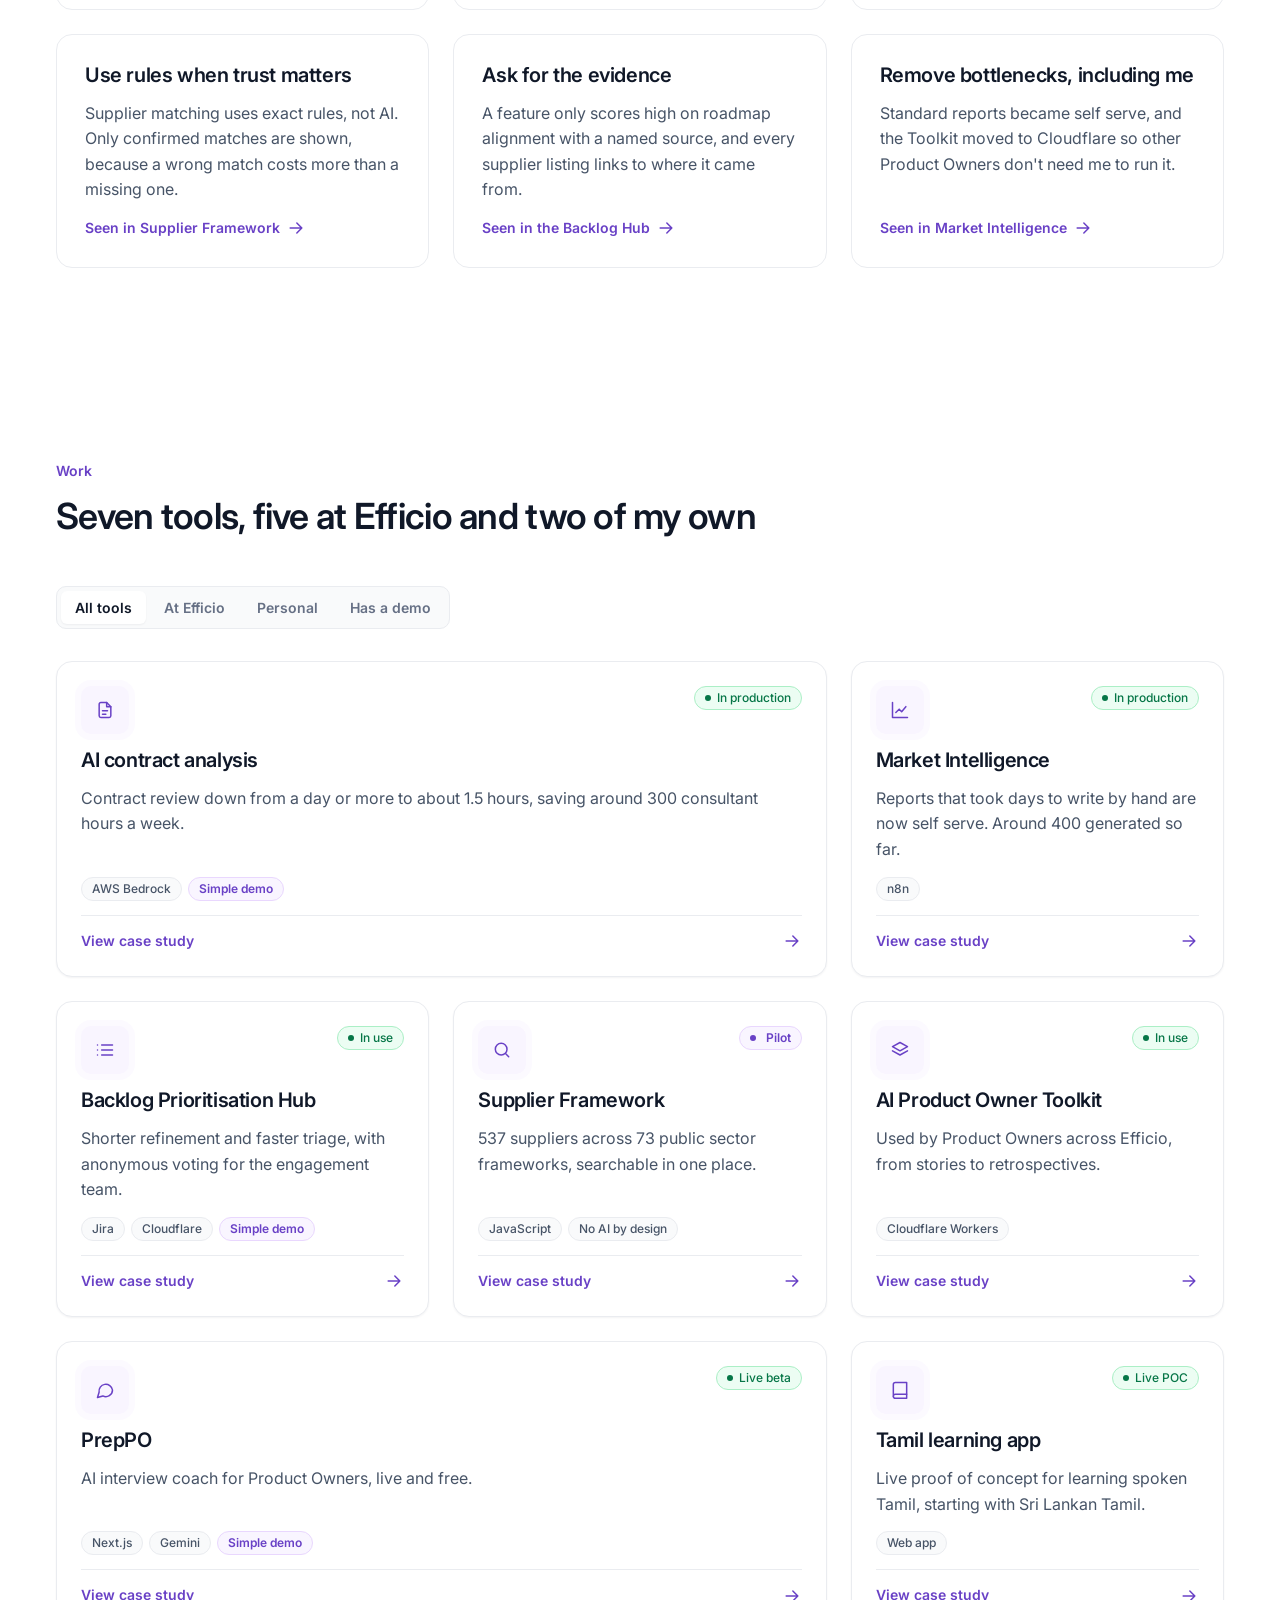
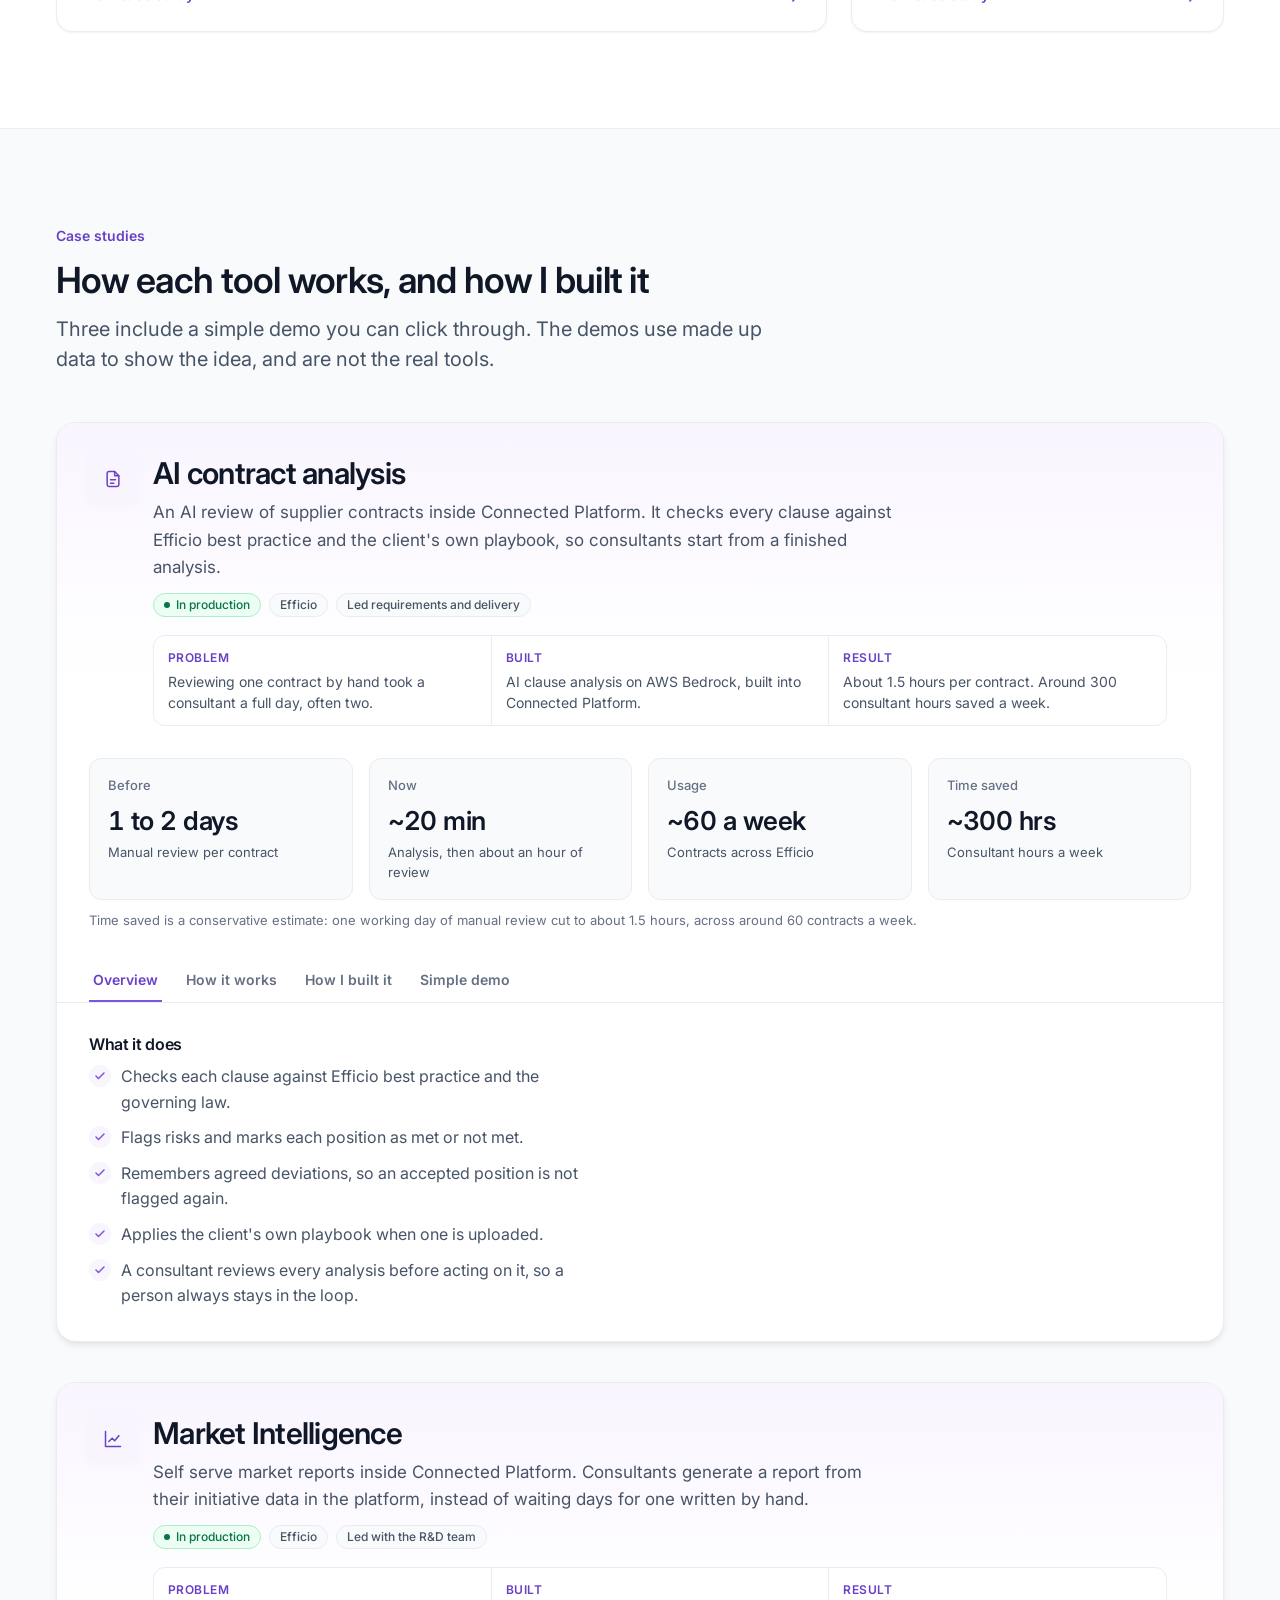
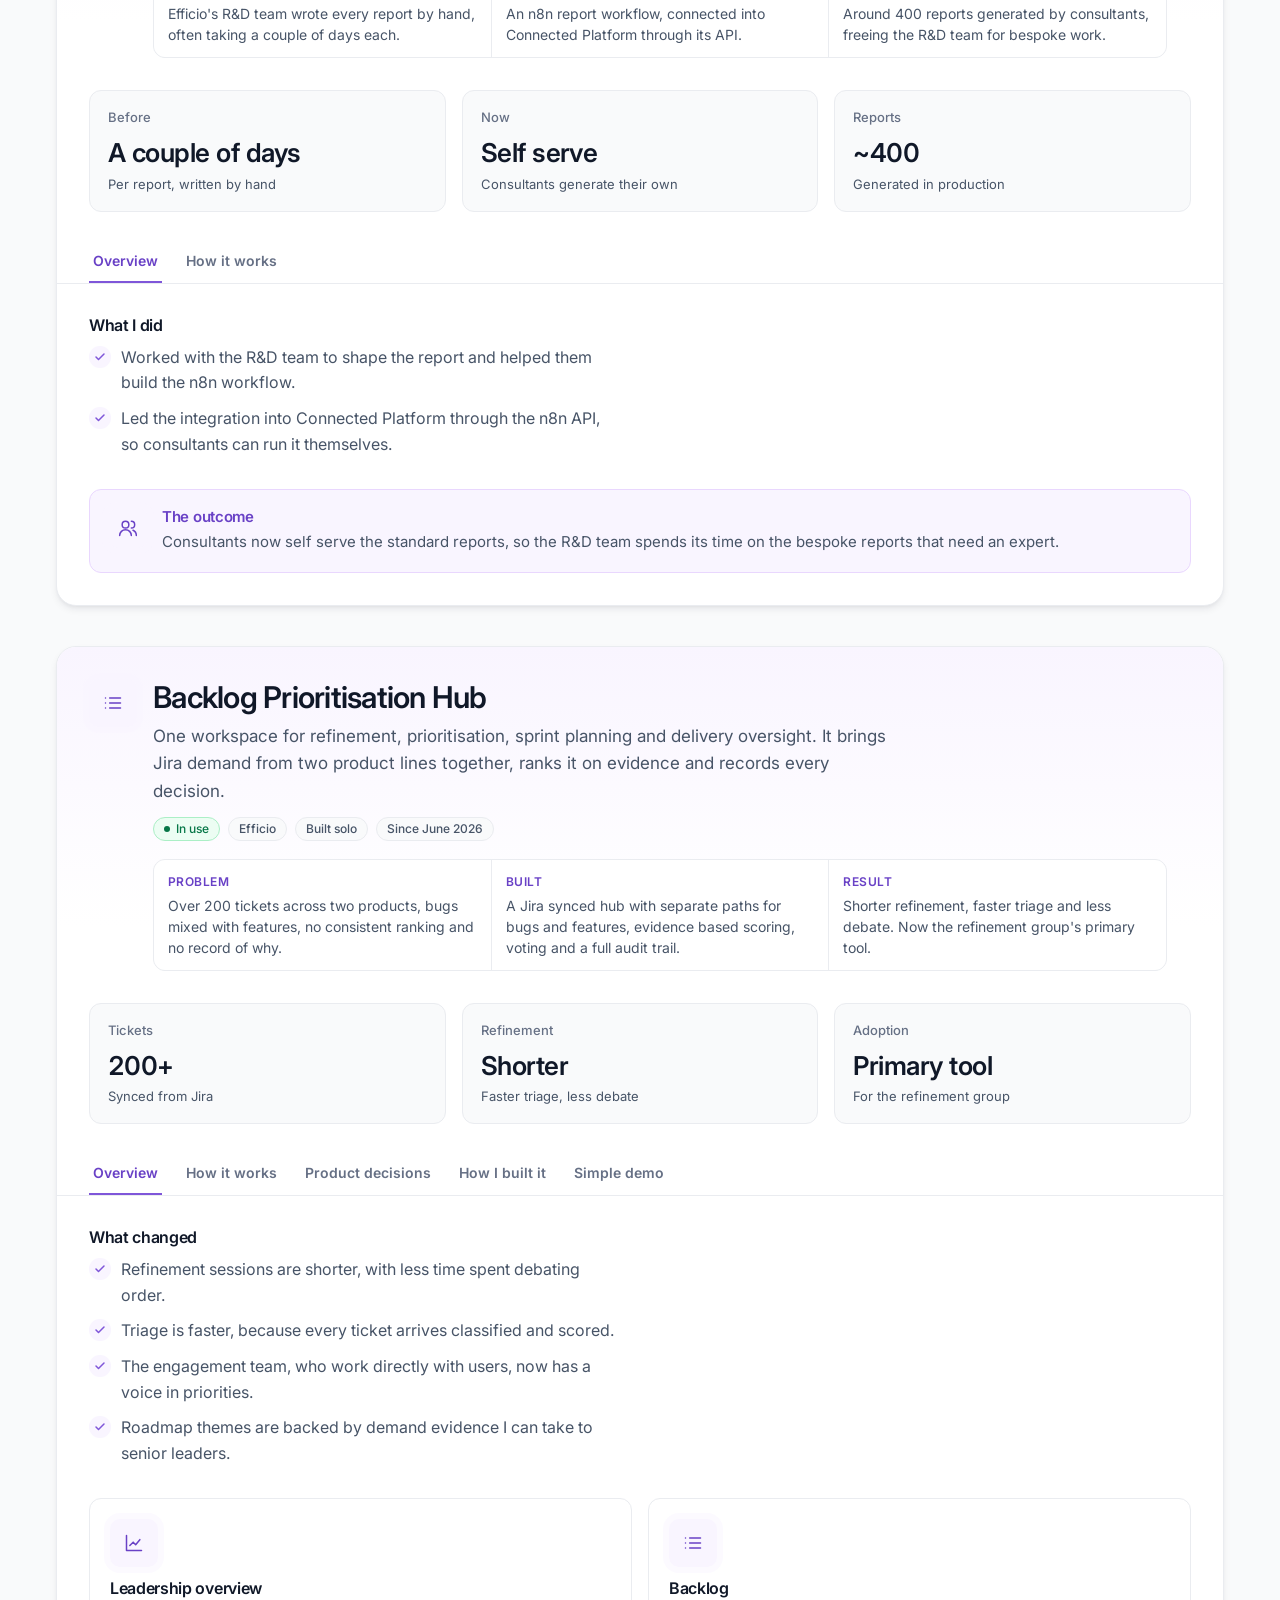
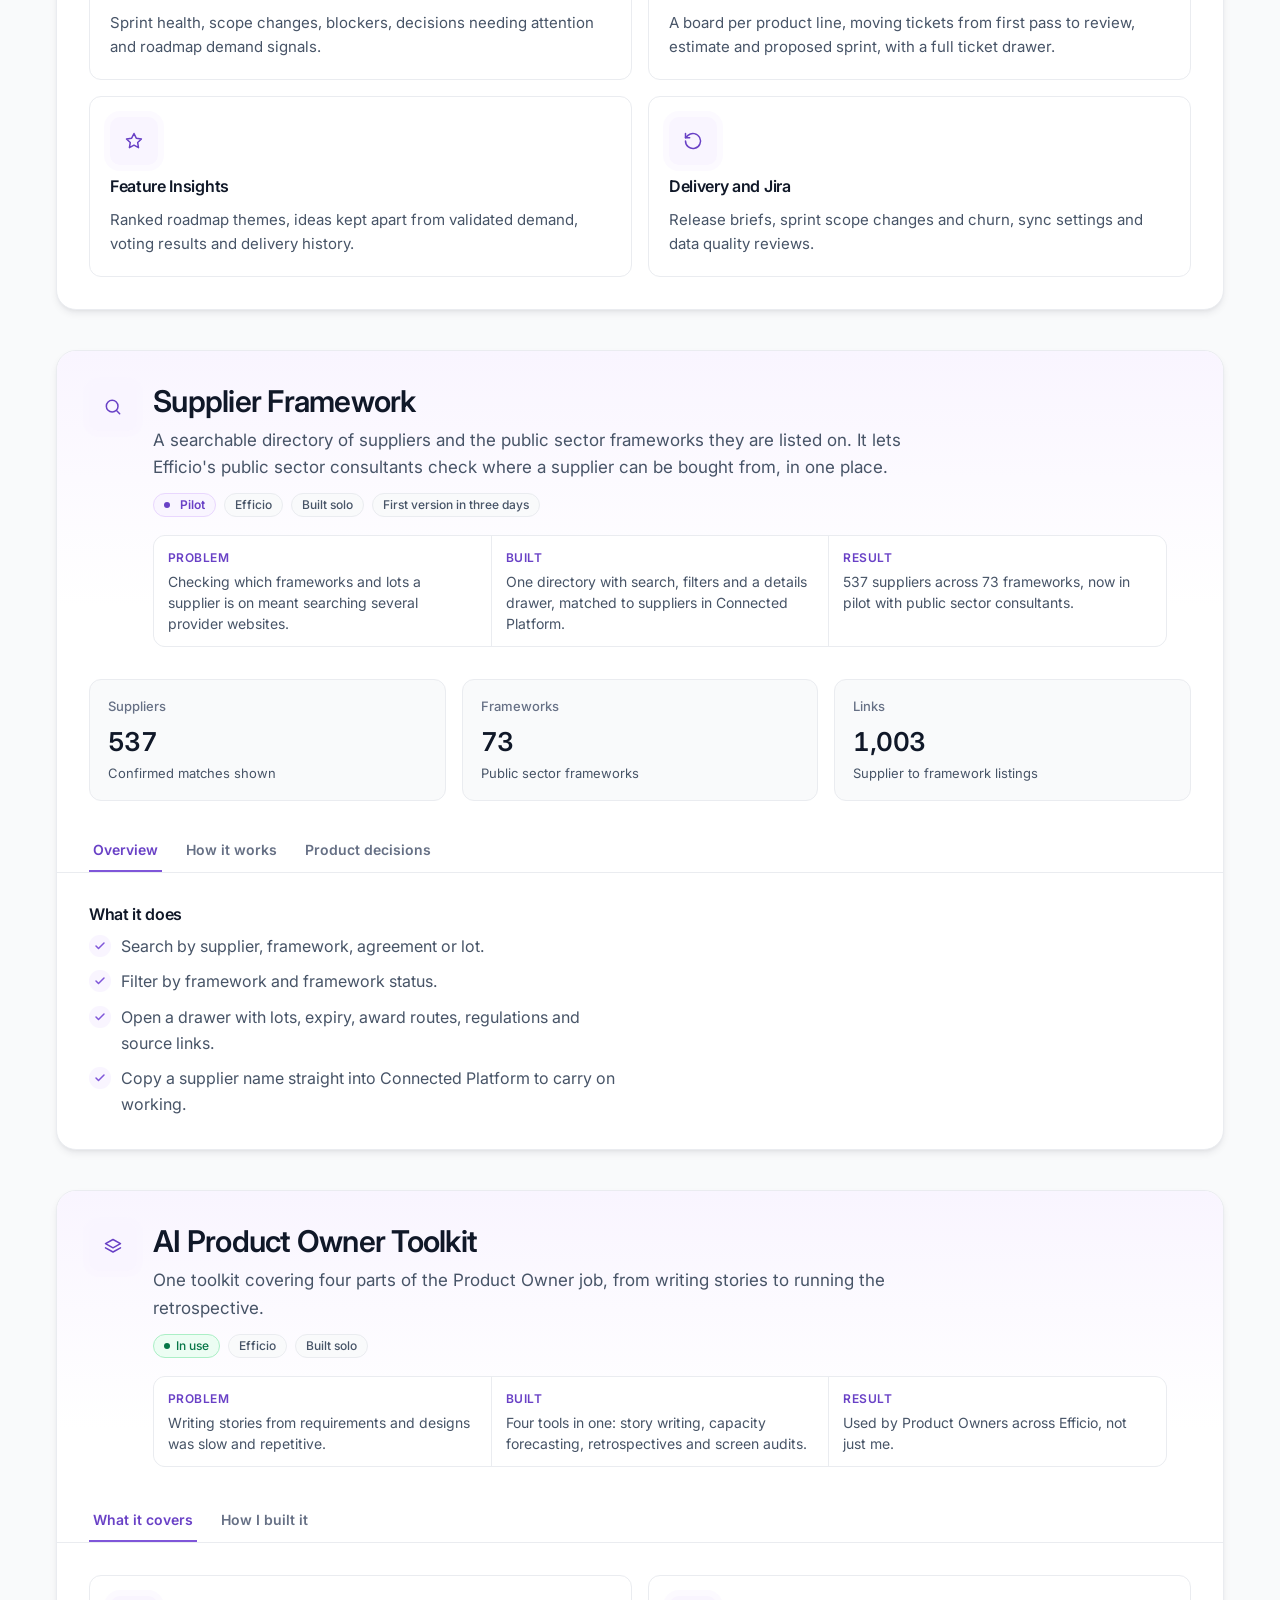
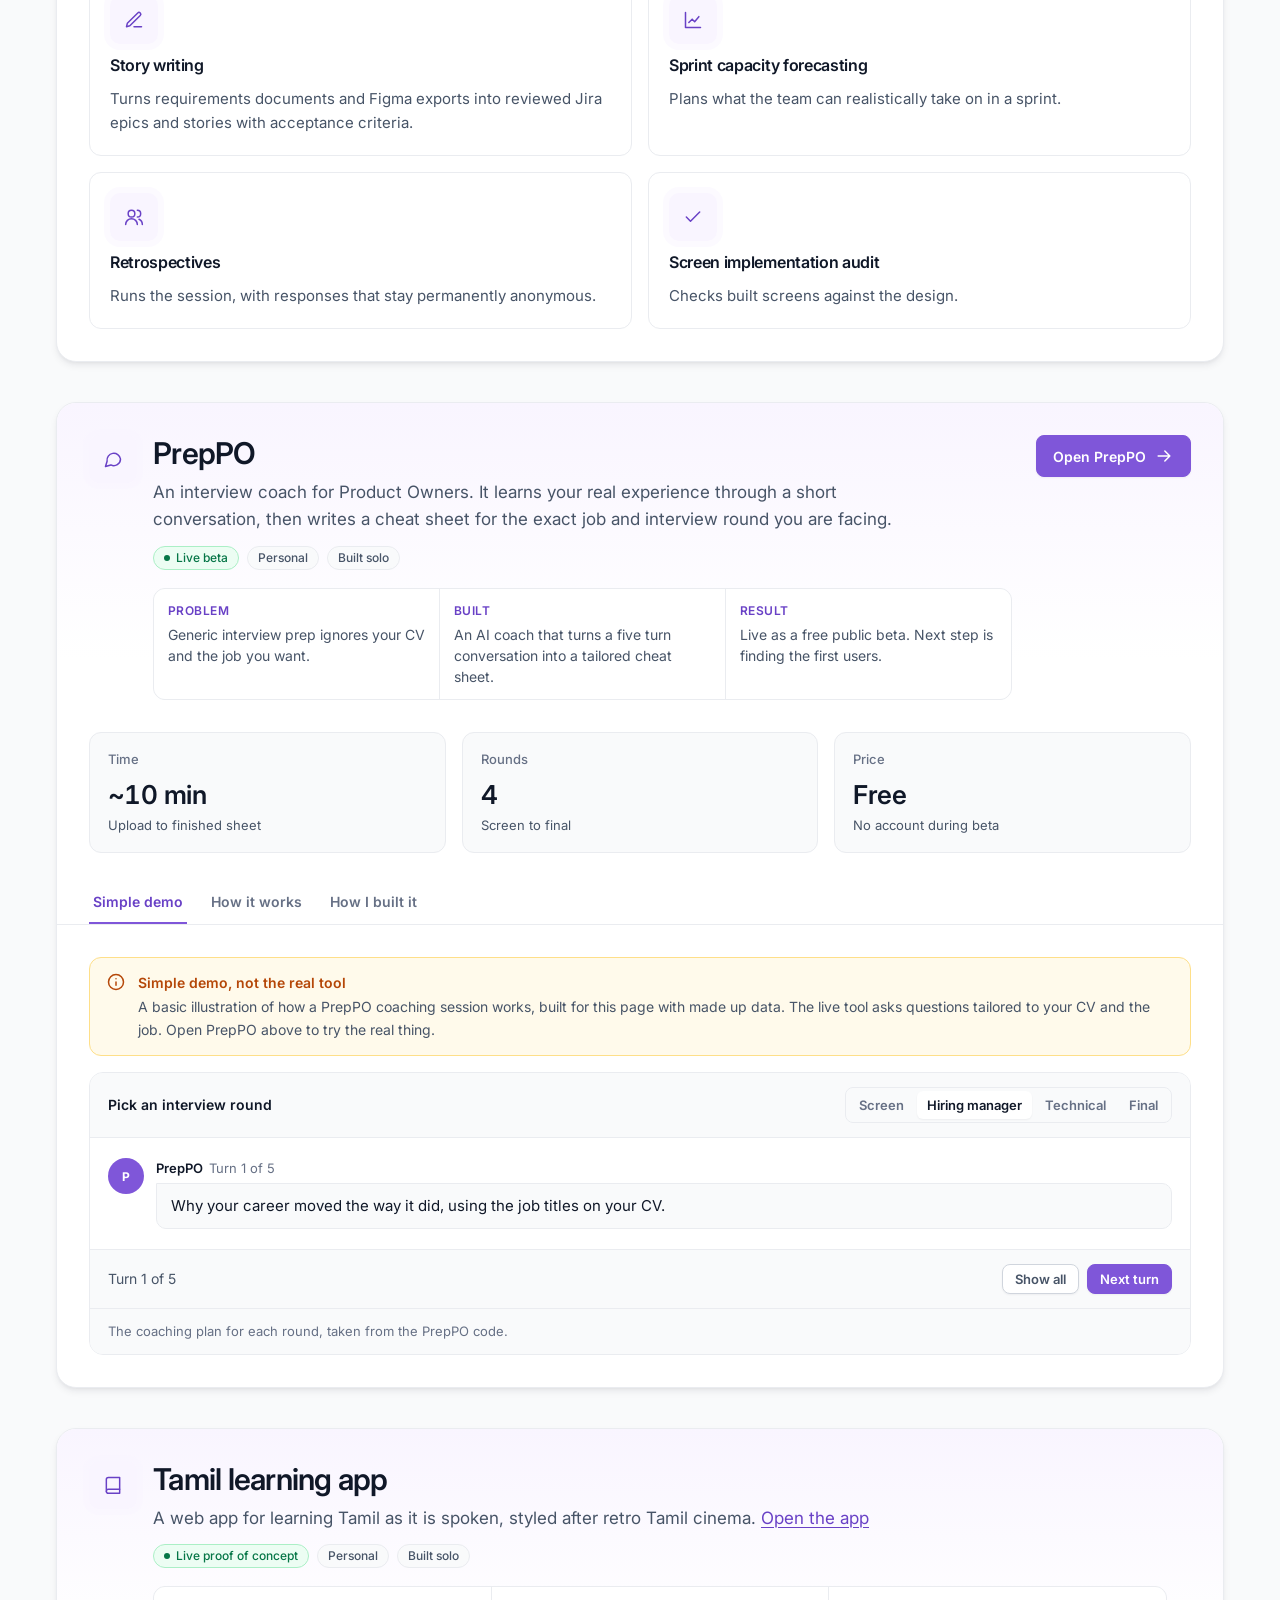
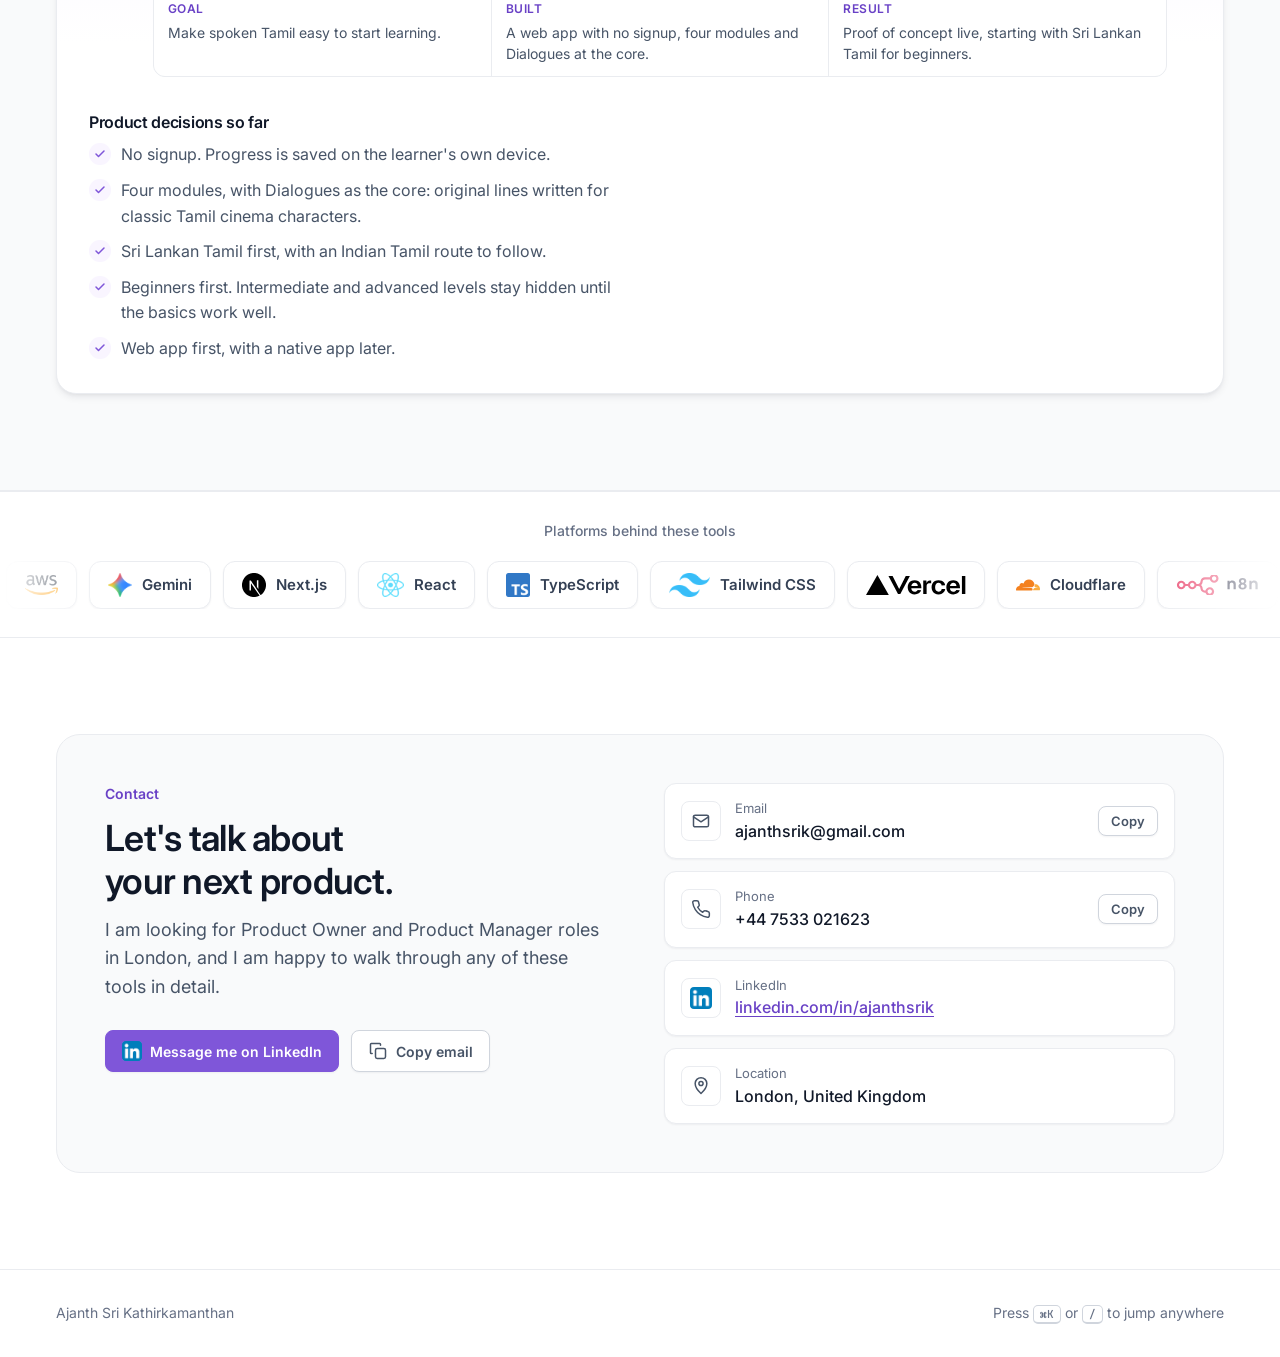
<file: src/source.html>
<!doctype html>
<html lang="en-GB">
<head>
<meta charset="utf-8">
<meta name="viewport" content="width=device-width, initial-scale=1, viewport-fit=cover">
<title>Ajanth Sri Kathirkamanthan | Product Owner</title>
<meta name="description" content="Product Owner in London who builds the product. Case studies of seven tools, from AI contract analysis to an interview coach for Product Owners.">
<meta property="og:title" content="Ajanth Sri Kathirkamanthan | Product Owner">
<meta property="og:description" content="A Product Owner who builds the product. Seven tools, how they work and what they changed.">
<meta property="og:type" content="website">
<meta name="robots" content="noindex, nofollow">
<meta name="theme-color" content="#7F56D9">
<link rel="icon" href="data:image/svg+xml,%3Csvg xmlns='http://www.w3.org/2000/svg' viewBox='0 0 32 32'%3E%3Crect width='32' height='32' rx='8' fill='%237F56D9'/%3E%3Ctext x='16' y='21' font-family='Arial,sans-serif' font-size='13' font-weight='700' fill='white' text-anchor='middle'%3EAS%3C/text%3E%3C/svg%3E">

<link rel="preconnect" href="https://fonts.googleapis.com">
<link rel="preconnect" href="https://fonts.gstatic.com" crossorigin>
<link rel="stylesheet" href="https://fonts.googleapis.com/css2?family=Inter:wght@400;500;600;700&family=JetBrains+Mono:wght@400;500&display=swap">
<style>
/* Layout: Untitled UI inspired. Sticky bar with command palette; hero over a faded grid with profile card; metric cards; approach steps; filterable work grid; case studies as tabbed cards with live sample demos; contact card; toast. */
:root {
  --bg: #FFFFFF;
  --bg-2: #F9FAFB;
  --bg-3: #F2F4F7;
  --line: #EAECF0;
  --line-2: #D0D5DD;
  --fg: #101828;
  --fg-2: #475467;
  --fg-3: #667085;
  --brand: #7F56D9;
  --brand-strong: #6941C6;
  --brand-soft: #F9F5FF;
  --brand-ring: #E9D7FE;
  --ok: #067647; --ok-bg: #ECFDF3; --ok-line: #ABEFC6;
  --warn: #B54708; --warn-bg: #FFFAEB; --warn-line: #FEDF89;
  --bad: #B42318; --bad-bg: #FEF3F2; --bad-line: #FECDCA;
  --shadow-xs: 0 1px 2px rgba(16,24,40,.05);
  --shadow-md: 0 4px 8px -2px rgba(16,24,40,.10), 0 2px 4px -2px rgba(16,24,40,.06);
  --shadow-xl: 0 20px 24px -4px rgba(16,24,40,.08), 0 8px 8px -4px rgba(16,24,40,.03);
  --sans: "Inter", "Segoe UI", system-ui, -apple-system, sans-serif;
  --mono: "JetBrains Mono", ui-monospace, Menlo, monospace;
}
@media (prefers-color-scheme: dark) {
  :root:not([data-theme="light"]) {
    --bg: #0C111D; --bg-2: #161B26; --bg-3: #1F242F; --line: #1F242F; --line-2: #333741;
    --fg: #F5F5F6; --fg-2: #CECFD2; --fg-3: #94969C;
    --brand: #9E77ED; --brand-strong: #B692F6; --brand-soft: #1F1638; --brand-ring: #3E2A78;
    --ok: #75E0A7; --ok-bg: #053321; --ok-line: #085D3A;
    --warn: #FEC84B; --warn-bg: #4E1D09; --warn-line: #93370D;
    --bad: #FDA29B; --bad-bg: #55160C; --bad-line: #912018;
    --shadow-xs: 0 1px 2px rgba(0,0,0,.3); --shadow-md: 0 4px 8px -2px rgba(0,0,0,.4); --shadow-xl: 0 20px 24px -4px rgba(0,0,0,.5);
    color-scheme: dark;
  }
}
:root[data-theme="dark"] {
  --bg: #0C111D; --bg-2: #161B26; --bg-3: #1F242F; --line: #1F242F; --line-2: #333741;
  --fg: #F5F5F6; --fg-2: #CECFD2; --fg-3: #94969C;
  --brand: #9E77ED; --brand-strong: #B692F6; --brand-soft: #1F1638; --brand-ring: #3E2A78;
  --ok: #75E0A7; --ok-bg: #053321; --ok-line: #085D3A;
  --warn: #FEC84B; --warn-bg: #4E1D09; --warn-line: #93370D;
  --bad: #FDA29B; --bad-bg: #55160C; --bad-line: #912018;
  --shadow-xs: 0 1px 2px rgba(0,0,0,.3); --shadow-md: 0 4px 8px -2px rgba(0,0,0,.4); --shadow-xl: 0 20px 24px -4px rgba(0,0,0,.5);
  color-scheme: dark;
}

* { box-sizing: border-box; }
[hidden] { display: none !important; }
html { scroll-padding-top: 84px; }
body { margin: 0; background: var(--bg); color: var(--fg); font-family: var(--sans); font-size: 16px; line-height: 1.6; -webkit-font-smoothing: antialiased; }
.container { max-width: 1216px; margin: 0 auto; padding-inline: 24px; }
h1, h2, h3, h4 { margin: 0; line-height: 1.2; letter-spacing: -0.02em; text-wrap: balance; font-weight: 600; }
p, ul, ol, dl { margin: 0; }
a { color: var(--brand-strong); text-underline-offset: 3px; }
button { font-family: inherit; }
:focus-visible { outline: none; box-shadow: 0 0 0 4px var(--brand-ring); border-radius: 8px; }
svg.i { width: 20px; height: 20px; flex: none; stroke: currentColor; fill: none; stroke-width: 1.8; stroke-linecap: round; stroke-linejoin: round; }

/* Buttons and badges */
.btn { display: inline-flex; align-items: center; justify-content: center; gap: 8px; font: 600 14px var(--sans); padding: 10px 16px; border-radius: 8px; border: 1px solid var(--line-2); background: var(--bg); color: var(--fg-2); box-shadow: var(--shadow-xs); text-decoration: none; cursor: pointer; white-space: nowrap; transition: background .15s, border-color .15s; }
.btn:hover { background: var(--bg-2); color: var(--fg); }
.btn.primary { background: var(--brand); border-color: var(--brand); color: #fff; }
.btn.primary:hover { background: var(--brand-strong); border-color: var(--brand-strong); }
.btn.sm { padding: 6px 12px; font-size: 13px; }
.btn.icon { padding: 9px; }
.btn[disabled] { opacity: .55; cursor: default; }
.badge { display: inline-flex; align-items: center; gap: 6px; font-size: 12px; font-weight: 500; padding: 2px 10px; border-radius: 999px; border: 1px solid var(--line); background: var(--bg-2); color: var(--fg-2); white-space: nowrap; line-height: 1.5; }
.badge .dot { width: 6px; height: 6px; border-radius: 50%; background: currentColor; }
.badge.ok { background: var(--ok-bg); border-color: var(--ok-line); color: var(--ok); }
.badge.warn { background: var(--warn-bg); border-color: var(--warn-line); color: var(--warn); }
.badge.bad { background: var(--bad-bg); border-color: var(--bad-line); color: var(--bad); }
.badge.brand { background: var(--brand-soft); border-color: var(--brand-ring); color: var(--brand-strong); }
.eyebrow { font-size: 14px; font-weight: 600; color: var(--brand-strong); }
kbd { font: 500 11px var(--mono); padding: 1px 6px; border: 1px solid var(--line-2); border-bottom-width: 2px; border-radius: 5px; color: var(--fg-3); background: var(--bg); }
.icon-tile { width: 48px; height: 48px; border-radius: 10px; display: grid; place-items: center; background: var(--brand-soft); color: var(--brand-strong); box-shadow: 0 0 0 6px color-mix(in srgb, var(--brand-soft) 50%, transparent); flex: none; }

/* Topbar */
.topbar { position: sticky; top: env(safe-area-inset-top, 0px); z-index: 20; background: color-mix(in srgb, var(--bg) 85%, transparent); backdrop-filter: saturate(180%) blur(12px); border-bottom: 1px solid var(--line); }
.topbar .container { display: flex; align-items: center; gap: 16px; height: 68px; }
.brand { display: flex; align-items: center; gap: 10px; font-weight: 600; color: var(--fg); text-decoration: none; white-space: nowrap; }
.logo { width: 32px; height: 32px; border-radius: 8px; background: var(--brand); color: #fff; display: grid; place-items: center; font-size: 13px; font-weight: 700; letter-spacing: 0; }
.nav { display: flex; gap: 4px; margin-left: 16px; }
.nav a { color: var(--fg-2); text-decoration: none; font-weight: 600; font-size: 15px; padding: 8px 12px; border-radius: 6px; }
.nav a:hover { background: var(--bg-2); color: var(--fg); }
.spacer { flex: 1; }
.search { display: flex; align-items: center; gap: 8px; min-width: 220px; padding: 8px 10px 8px 12px; border: 1px solid var(--line-2); border-radius: 8px; background: var(--bg); color: var(--fg-3); font-size: 14px; cursor: pointer; box-shadow: var(--shadow-xs); }
.search span { flex: 1; text-align: left; }

/* Hero */
.hero { position: relative; overflow: hidden; border-bottom: 1px solid var(--line); }
.hero::before { content: ""; position: absolute; inset: 0; background-image: linear-gradient(var(--line) 1px, transparent 1px), linear-gradient(90deg, var(--line) 1px, transparent 1px); background-size: 48px 48px; -webkit-mask-image: radial-gradient(ellipse 70% 60% at 30% 20%, #000 20%, transparent 75%); mask-image: radial-gradient(ellipse 70% 60% at 30% 20%, #000 20%, transparent 75%); pointer-events: none; }
.hero .container { position: relative; padding-block: 88px 72px; display: grid; grid-template-columns: minmax(0,1.5fr) minmax(0,1fr); gap: 64px; align-items: center; }
.pill { display: inline-flex; align-items: center; gap: 8px; padding: 4px 10px 4px 4px; border-radius: 999px; border: 1px solid var(--line-2); background: var(--bg); font-size: 14px; font-weight: 500; color: var(--fg-2); box-shadow: var(--shadow-xs); }
.pill .badge { padding: 0 8px; }
.pulse { position: relative; }
.pulse::after { content: ""; position: absolute; inset: -3px; border-radius: 50%; border: 2px solid currentColor; opacity: 0; animation: ping 2s infinite; }
@keyframes ping { 0% { transform: scale(.6); opacity: .6; } 100% { transform: scale(1.8); opacity: 0; } }
.hero h1 { font-size: clamp(40px, 5.6vw, 60px); letter-spacing: -0.035em; line-height: 1.1; margin-top: 24px; }
.hero h1 .grad { color: var(--brand); }
.hero .lede { font-size: 20px; color: var(--fg-2); max-width: 32em; margin-top: 24px; line-height: 1.55; }
.hero .actions { display: flex; flex-wrap: wrap; gap: 12px; margin-top: 40px; }
.hero .actions .btn { padding: 12px 20px; font-size: 16px; }

.profile { background: var(--bg); border: 1px solid var(--line); border-radius: 16px; box-shadow: var(--shadow-xl); overflow: hidden; }
.profile .cover { height: 88px; background: linear-gradient(135deg, var(--brand-soft), var(--bg-3)); border-bottom: 1px solid var(--line); }
.profile .body { padding: 0 24px 24px; display: flex; flex-direction: column; gap: 18px; }
.avatar { width: 80px; height: 80px; border-radius: 50%; border: 4px solid var(--bg); box-shadow: var(--shadow-md); background: var(--brand-soft); color: var(--brand-strong); display: grid; place-items: center; font-size: 26px; font-weight: 600; margin-top: -40px; }
.profile .name { font-size: 18px; font-weight: 600; }
.profile .role { color: var(--fg-3); font-size: 14px; }
.facts { display: flex; flex-direction: column; gap: 12px; padding-top: 18px; border-top: 1px solid var(--line); font-size: 14px; }
.facts div { display: flex; gap: 10px; color: var(--fg-2); }
.facts svg { color: var(--fg-3); width: 18px; height: 18px; margin-top: 2px; }

/* Metrics */
.metrics { display: grid; grid-template-columns: repeat(4, minmax(0,1fr)); gap: 24px; padding-block: 64px; }
.metric { border: 1px solid var(--line); border-radius: 12px; padding: 24px; box-shadow: var(--shadow-xs); display: flex; flex-direction: column; gap: 8px; background: var(--bg); }
.metric p:first-child { font-size: 14px; font-weight: 500; color: var(--fg-3); }
.metric .num { font-size: clamp(28px, 3vw, 36px); font-weight: 600; letter-spacing: -0.03em; line-height: 1.15; font-variant-numeric: tabular-nums; }
.metric .sub { display: flex; align-items: center; gap: 6px; font-size: 14px; color: var(--fg-2); }
.metric .sub b { color: var(--fg); font-weight: 600; }

/* Sections */
.section { padding-block: 96px; }
.section.alt { background: var(--bg-2); border-block: 1px solid var(--line); }
.head { display: flex; flex-direction: column; gap: 12px; max-width: 46em; margin-bottom: 48px; }
.head h2 { font-size: clamp(30px, 3.6vw, 36px); letter-spacing: -0.02em; }
.head p.sub { font-size: 20px; color: var(--fg-2); line-height: 1.5; }

.steps { display: grid; grid-template-columns: repeat(4, minmax(0,1fr)); gap: 32px; list-style: none; padding: 0; }
.steps li { display: flex; flex-direction: column; gap: 16px; }
.steps h3 { font-size: 20px; }
.steps p { color: var(--fg-2); }
.steps .k { font: 500 12px var(--mono); color: var(--fg-3); }

/* Work grid */
.filters { display: inline-flex; padding: 4px; gap: 4px; background: var(--bg-2); border: 1px solid var(--line); border-radius: 10px; margin-bottom: 32px; }
.filters button { font: 600 14px var(--sans); color: var(--fg-3); background: transparent; border: 0; padding: 8px 14px; border-radius: 6px; cursor: pointer; }
.filters button[aria-pressed="true"] { background: var(--bg); color: var(--fg); box-shadow: var(--shadow-xs); }
.grid { display: grid; grid-template-columns: repeat(3, minmax(0,1fr)); gap: 24px; }
.tile { position: relative; display: flex; flex-direction: column; gap: 14px; padding: 24px; border: 1px solid var(--line); border-radius: 16px; background: var(--bg); text-decoration: none; color: var(--fg); box-shadow: var(--shadow-xs); transition: box-shadow .2s, transform .2s, border-color .2s; }
.tile:hover { box-shadow: var(--shadow-xl); transform: translateY(-3px); border-color: var(--line-2); }
.tile.wide { grid-column: span 2; }
@media (max-width: 1024px) { .tile.wide { grid-column: auto; } }
.tile .top { display: flex; justify-content: space-between; align-items: flex-start; gap: 12px; }
.tile h3 { font-size: 20px; }
.tile .result { color: var(--fg-2); flex: 1; }
.tile .foot { display: flex; justify-content: space-between; align-items: center; gap: 8px; padding-top: 14px; border-top: 1px solid var(--line); font-size: 14px; font-weight: 600; color: var(--brand-strong); }
.tile .foot svg { transition: transform .2s; }
.tile:hover .foot svg { transform: translateX(4px); }
.tile .tags { display: flex; flex-wrap: wrap; gap: 6px; }

/* Case cards */
.cases { display: flex; flex-direction: column; gap: 40px; }
.case { border: 1px solid var(--line); border-radius: 20px; background: var(--bg); box-shadow: var(--shadow-md); overflow: hidden; scroll-margin-top: 84px; }
.case-head { padding: 32px 32px 0; display: grid; grid-template-columns: minmax(0,1fr) auto; gap: 24px; align-items: start; }
.case-head .title { display: flex; gap: 16px; align-items: flex-start; }
.case-head h3 { font-size: 30px; letter-spacing: -0.025em; }
.case-head .summary { color: var(--fg-2); font-size: 17px; max-width: 44em; margin-top: 8px; }
.case-head .badges { display: flex; flex-wrap: wrap; gap: 8px; margin-top: 12px; }
.kpis { display: grid; grid-template-columns: repeat(auto-fit, minmax(180px, 1fr)); gap: 16px; padding: 28px 32px 0; }
.kpi { background: var(--bg-2); border: 1px solid var(--line); border-radius: 12px; padding: 16px 18px; }
.kpi p:first-child { font-size: 13px; font-weight: 500; color: var(--fg-3); }
.kpi .num { font-size: 26px; font-weight: 600; letter-spacing: -0.02em; color: var(--fg); margin-top: 4px; font-variant-numeric: tabular-nums; }
.kpi p:last-child { font-size: 13px; color: var(--fg-2); }
.tabbar { display: flex; gap: 4px; padding: 0 32px; margin-top: 28px; border-bottom: 1px solid var(--line); overflow-x: auto; }
.tabbar button { font: 600 14px var(--sans); color: var(--fg-3); background: none; border: 0; border-bottom: 2px solid transparent; padding: 12px 4px; margin-right: 16px; cursor: pointer; white-space: nowrap; display: inline-flex; align-items: center; gap: 6px; }
.tabbar button:hover { color: var(--fg-2); }
.tabbar button[aria-selected="true"] { color: var(--brand-strong); border-bottom-color: var(--brand); }
.tabbar .new { font-size: 11px; padding: 0 6px; }
.panel { padding: 32px; }
.panel[hidden] { display: none; }
.panel.fade { animation: fade .25s ease; }
@keyframes fade { from { opacity: 0; transform: translateY(4px); } to { opacity: 1; transform: none; } }
.cols { display: grid; grid-template-columns: repeat(2, minmax(0,1fr)); gap: 32px 48px; }
.part { display: flex; flex-direction: column; gap: 10px; min-width: 0; }
.part h4 { font-size: 16px; }
.part p, .part li { color: var(--fg-2); }
.checks { list-style: none; padding: 0; display: flex; flex-direction: column; gap: 10px; }
.checks li { display: grid; grid-template-columns: 22px minmax(0,1fr); gap: 10px; }
.checks li::before { content: ""; width: 22px; height: 22px; border-radius: 50%; background: var(--brand-soft) url("data:image/svg+xml,%3Csvg xmlns='http://www.w3.org/2000/svg' viewBox='0 0 24 24' fill='none' stroke='%237F56D9' stroke-width='3' stroke-linecap='round' stroke-linejoin='round'%3E%3Cpath d='M20 6 9 17l-5-5'/%3E%3C/svg%3E") center / 12px no-repeat; margin-top: 1px; }
.stack { display: grid; grid-template-columns: 120px minmax(0,1fr); gap: 12px 20px; align-items: baseline; }
.stack dt { font-size: 14px; font-weight: 500; color: var(--fg-3); }
.stack dd { margin: 0; display: flex; flex-wrap: wrap; gap: 6px; }
.chip { font: 500 13px var(--mono); padding: 3px 9px; border-radius: 6px; border: 1px solid var(--line); background: var(--bg-2); color: var(--fg); }
.callout { display: flex; gap: 14px; padding: 18px; border-radius: 12px; border: 1px solid var(--brand-ring); background: var(--brand-soft); }
.callout h4 { color: var(--brand-strong); font-size: 15px; }
.callout p { color: var(--fg-2); font-size: 15px; margin-top: 4px; }
.callout.warn { border-color: var(--warn-line); background: var(--warn-bg); }
.callout.warn h4 { color: var(--warn); }

.timeline { list-style: none; padding: 0; display: flex; flex-direction: column; }
.timeline li { display: grid; grid-template-columns: 40px minmax(0,1fr); gap: 16px; position: relative; padding-bottom: 24px; }
.timeline li:last-child { padding-bottom: 0; }
.timeline li::after { content: ""; position: absolute; left: 19px; top: 44px; bottom: 4px; width: 2px; background: var(--line); border-radius: 2px; }
.timeline li:last-child::after { display: none; }
.timeline .n { width: 40px; height: 40px; border-radius: 50%; border: 1.5px solid var(--brand); color: var(--brand-strong); display: grid; place-items: center; font-weight: 600; font-size: 14px; background: var(--bg); box-shadow: 0 0 0 4px var(--brand-soft); }
.timeline h5 { margin: 0; font-size: 16px; font-weight: 600; }
.timeline p { color: var(--fg-2); margin-top: 2px; }

/* Demos */
.demo { border: 1px solid var(--line); border-radius: 14px; overflow: hidden; background: var(--bg); }
.demo-bar { display: flex; flex-wrap: wrap; justify-content: space-between; align-items: center; gap: 12px; padding: 14px 18px; background: var(--bg-2); border-bottom: 1px solid var(--line); }
.demo-bar .l { display: flex; align-items: center; gap: 10px; font-weight: 600; font-size: 14px; }
.demo-note { font-size: 13px; color: var(--fg-3); padding: 12px 18px; border-top: 1px solid var(--line); background: var(--bg-2); }
.table-scroll { overflow-x: auto; }
table { width: 100%; border-collapse: collapse; font-size: 14px; }
th { text-align: left; font-weight: 500; font-size: 12px; color: var(--fg-3); padding: 12px 18px; border-bottom: 1px solid var(--line); background: var(--bg); white-space: nowrap; }
td { padding: 14px 18px; border-bottom: 1px solid var(--line); vertical-align: middle; color: var(--fg-2); }
tr:last-child td { border-bottom: 0; }
td.clause { color: var(--fg); font-weight: 500; white-space: nowrap; }
.progress { height: 6px; background: var(--bg-3); border-radius: 999px; overflow: hidden; }
.progress div { height: 100%; width: 0; background: var(--brand); border-radius: 999px; transition: width .3s ease; }
.runlog { padding: 14px 18px; display: flex; flex-direction: column; gap: 10px; border-bottom: 1px solid var(--line); }
.runlog p { font: 13px var(--mono); color: var(--fg-2); }
.summary-row { display: flex; flex-wrap: wrap; gap: 10px; align-items: center; padding: 14px 18px; border-bottom: 1px solid var(--line); font-size: 14px; color: var(--fg-2); }
.linkbtn { background: none; border: 0; color: var(--brand-strong); font: 600 13px var(--sans); cursor: pointer; padding: 0; white-space: nowrap; }

.weights { display: grid; grid-template-columns: minmax(0,1fr) auto; gap: 16px 24px; align-items: center; padding: 18px; border-bottom: 1px solid var(--line); }
.weights label { font-size: 14px; font-weight: 500; color: var(--fg); display: flex; justify-content: space-between; gap: 12px; }
.weights label span { color: var(--fg-3); font-weight: 400; font-variant-numeric: tabular-nums; }
input[type=range] { width: 100%; accent-color: var(--brand); margin-top: 8px; }
.seg { display: inline-flex; padding: 3px; gap: 3px; background: var(--bg-2); border: 1px solid var(--line); border-radius: 8px; }
.seg button { font: 600 13px var(--sans); color: var(--fg-3); background: none; border: 0; padding: 6px 10px; border-radius: 6px; cursor: pointer; }
.seg button[aria-pressed="true"] { background: var(--bg); color: var(--fg); box-shadow: var(--shadow-xs); }
.rank { list-style: none; padding: 0; }
.rank li { display: grid; grid-template-columns: 32px minmax(0,1fr) auto; gap: 14px; align-items: center; padding: 12px 18px; border-bottom: 1px solid var(--line); background: var(--bg); }
.rank li:last-child { border-bottom: 0; }
.rank .pos { font: 600 13px var(--mono); color: var(--fg-3); text-align: center; }
.rank .t { font-weight: 500; color: var(--fg); font-size: 14px; }
.rank .m { display: flex; flex-wrap: wrap; gap: 6px; margin-top: 4px; }
.rank .score { font: 600 14px var(--mono); color: var(--brand-strong); font-variant-numeric: tabular-nums; }

.chat { padding: 20px 18px; display: flex; flex-direction: column; gap: 14px; }
.msg { display: grid; grid-template-columns: 36px minmax(0,1fr); gap: 12px; align-items: start; }
.msg .av { width: 36px; height: 36px; border-radius: 50%; background: var(--brand); color: #fff; display: grid; place-items: center; font-size: 12px; font-weight: 700; }
.msg .meta { font-size: 13px; color: var(--fg-3); }
.msg .meta b { color: var(--fg); font-weight: 600; margin-right: 6px; }
.bubble { margin-top: 4px; background: var(--bg-2); border: 1px solid var(--line); border-radius: 0 10px 10px 10px; padding: 10px 14px; color: var(--fg); font-size: 15px; }
.msg.sheet .bubble { background: var(--brand-soft); border-color: var(--brand-ring); }
.modules { display: grid; grid-template-columns: repeat(2, minmax(0,1fr)); gap: 16px; }
.module { border: 1px solid var(--line); border-radius: 12px; padding: 20px; display: flex; flex-direction: column; gap: 12px; background: var(--bg); }
.module h4 { font-size: 16px; }
.module p { color: var(--fg-2); font-size: 15px; }

/* Contact */
.contact-card { display: grid; grid-template-columns: minmax(0,1fr) minmax(0,1fr); gap: 48px; padding: 48px; border-radius: 24px; background: var(--bg-2); border: 1px solid var(--line); }
.contact-card h2 { font-size: clamp(30px, 3.6vw, 36px); }
.contact-card .sub { color: var(--fg-2); font-size: 18px; margin-top: 12px; max-width: 28em; }
.contact-card .actions { display: flex; flex-wrap: wrap; gap: 12px; margin-top: 28px; }
.contact-list { display: flex; flex-direction: column; gap: 12px; }
.citem { display: grid; grid-template-columns: 40px minmax(0,1fr) auto; gap: 14px; align-items: center; padding: 14px 16px; background: var(--bg); border: 1px solid var(--line); border-radius: 12px; box-shadow: var(--shadow-xs); }
.citem .ic { width: 40px; height: 40px; border-radius: 8px; border: 1px solid var(--line); display: grid; place-items: center; color: var(--fg-2); }
.citem .k { font-size: 13px; color: var(--fg-3); }
.citem .v { font-weight: 500; color: var(--fg); overflow-wrap: anywhere; }
footer { border-top: 1px solid var(--line); color: var(--fg-3); font-size: 14px; }
footer .container { padding-block: 32px; display: flex; flex-wrap: wrap; justify-content: space-between; gap: 12px; }

/* Command palette */
.overlay { position: fixed; inset: 0; z-index: 50; background: rgba(12,17,29,.55); backdrop-filter: blur(4px); display: flex; justify-content: center; align-items: flex-start; padding: 12vh 16px 16px; }
.palette { width: 100%; max-width: 560px; background: var(--bg); border: 1px solid var(--line); border-radius: 14px; box-shadow: var(--shadow-xl); overflow: hidden; animation: pop .15s ease; }
@keyframes pop { from { opacity: 0; transform: scale(.98); } to { opacity: 1; transform: none; } }
.palette .in { display: flex; align-items: center; gap: 10px; padding: 14px 16px; border-bottom: 1px solid var(--line); color: var(--fg-3); }
.palette input { flex: 1; border: 0; outline: none; background: transparent; font: 16px var(--sans); color: var(--fg); }
.palette ul { list-style: none; padding: 6px; max-height: 340px; overflow-y: auto; }
.palette li { display: flex; align-items: center; gap: 12px; padding: 10px 12px; border-radius: 8px; cursor: pointer; color: var(--fg-2); font-size: 15px; }
.palette li .grp { margin-left: auto; font-size: 12px; color: var(--fg-3); }
.palette li[aria-selected="true"] { background: var(--bg-2); color: var(--fg); }
.palette .empty { padding: 18px; color: var(--fg-3); font-size: 14px; }
.palette .foot { display: flex; gap: 16px; padding: 10px 16px; border-top: 1px solid var(--line); font-size: 12px; color: var(--fg-3); background: var(--bg-2); }

.toast { position: fixed; left: 50%; bottom: calc(24px + env(safe-area-inset-bottom, 0px)); transform: translateX(-50%); z-index: 60; display: flex; align-items: center; gap: 10px; background: var(--fg); color: var(--bg); padding: 10px 16px; border-radius: 10px; font-size: 14px; font-weight: 500; box-shadow: var(--shadow-xl); }


/* Added polish */
.scrollbar { position: fixed; top: env(safe-area-inset-top, 0px); left: 0; right: 0; height: 3px; z-index: 30; pointer-events: none; }
.scrollbar div { height: 100%; width: 0; background: var(--brand); }
.nav a.active { color: var(--brand-strong); background: var(--brand-soft); }
.stackband { border-block: 1px solid var(--line); padding-block: 28px; background: var(--bg); overflow: hidden; }
.stackband .lbl { font-size: 14px; font-weight: 500; color: var(--fg-3); margin-bottom: 18px; text-align: center; }
.marquee { overflow: hidden; -webkit-mask-image: linear-gradient(90deg, transparent, #000 10%, #000 90%, transparent); mask-image: linear-gradient(90deg, transparent, #000 10%, #000 90%, transparent); }
.track { display: flex; width: max-content; animation: slide 45s linear infinite; }
.marquee:hover .track { animation-play-state: paused; }
.track ul { display: flex; gap: 12px; list-style: none; padding: 0 6px; }
.track li { display: flex; align-items: center; gap: 10px; white-space: nowrap; height: 48px; padding: 0 18px; border: 1px solid var(--line); border-radius: 12px; background: #FFFFFF; box-shadow: var(--shadow-xs); transition: transform .2s, box-shadow .2s; }
.track li:hover { transform: translateY(-2px); box-shadow: var(--shadow-md); }
.track li img { height: 24px; width: auto; display: block; }
.track li.mark img { height: 20px; }
.track li span { font-weight: 600; font-size: 15px; color: #344054; }
@keyframes slide { to { transform: translateX(-50%); } }
.disclaimer { display: flex; gap: 12px; align-items: flex-start; padding: 14px 16px; margin-bottom: 16px; border-radius: 12px; border: 1px solid var(--warn-line); background: var(--warn-bg); color: var(--warn); }
.disclaimer .t { font-weight: 600; font-size: 14px; color: var(--warn); }
.disclaimer p:last-child { font-size: 14px; color: var(--fg-2); margin-top: 2px; }
.case-head { background: linear-gradient(180deg, var(--brand-soft), transparent 85%); padding-bottom: 4px; }
.case.flash { animation: flash 1.4s ease; }
@keyframes flash { 0%, 40% { box-shadow: 0 0 0 4px var(--brand-ring), var(--shadow-md); } 100% { box-shadow: var(--shadow-md); } }
img.li { display: block; border-radius: 4px; flex: none; }
.totop { position: fixed; right: 20px; bottom: calc(20px + env(safe-area-inset-bottom, 0px)); z-index: 25; width: 44px; height: 44px; border-radius: 50%; border: 1px solid var(--line-2); background: var(--bg); color: var(--fg-2); box-shadow: var(--shadow-md); display: grid; place-items: center; cursor: pointer; }
.totop:hover { color: var(--brand-strong); border-color: var(--brand-ring); }
@media (prefers-reduced-motion: reduce) { .track { animation: none; flex-wrap: wrap; width: auto; justify-content: center; } .track ul[aria-hidden] { display: none; } .track ul { flex-wrap: wrap; justify-content: center; } }


.kpi-note { padding: 10px 32px 0; font-size: 13px; color: var(--fg-3); }
@media (max-width: 720px) { .kpi-note { padding: 10px 20px 0; } }
.tldr { display: grid; grid-template-columns: repeat(3, minmax(0,1fr)); gap: 1px; margin-top: 18px; background: var(--line); border: 1px solid var(--line); border-radius: 12px; overflow: hidden; }
.tldr div { background: var(--bg); padding: 12px 14px; min-width: 0; }
.tldr dt { font-size: 12px; font-weight: 600; letter-spacing: 0.04em; text-transform: uppercase; color: var(--brand-strong); }
.tldr dd { margin: 4px 0 0; font-size: 14px; color: var(--fg-2); line-height: 1.5; }
.pillars { display: grid; grid-template-columns: repeat(3, minmax(0,1fr)); gap: 24px; }
.pillar { display: flex; flex-direction: column; gap: 14px; padding: 28px; border: 1px solid var(--line); border-radius: 16px; background: var(--bg-2); }
.pillar h3 { font-size: 20px; }
.pillar p { color: var(--fg-2); }
@media (max-width: 900px) { .tldr, .pillars { grid-template-columns: minmax(0,1fr); } }


.platform { display: grid; grid-template-columns: minmax(0,1.3fr) minmax(0,1fr); gap: 32px; align-items: start; }
.scope { display: flex; flex-direction: column; background: var(--bg); border: 1px solid var(--line); border-radius: 16px; overflow: hidden; }
.scope div { display: grid; grid-template-columns: 140px minmax(0,1fr); gap: 16px; padding: 16px 20px; border-bottom: 1px solid var(--line); }
.scope div:last-child { border-bottom: 0; }
.scope dt { font-size: 14px; font-weight: 500; color: var(--fg-3); }
.scope dd { margin: 0; color: var(--fg); }
.pwins { display: flex; flex-direction: column; gap: 16px; }
.pillars.six { grid-template-columns: repeat(3, minmax(0,1fr)); }
.pillar.link { text-decoration: none; color: var(--fg); background: var(--bg); transition: border-color .2s, box-shadow .2s; }
.pillar.link:hover { border-color: var(--brand-ring); box-shadow: var(--shadow-md); }
.pillar .more { display: inline-flex; align-items: center; gap: 6px; margin-top: auto; font-size: 14px; font-weight: 600; color: var(--brand-strong); }
@media (max-width: 900px) { .platform, .pillars.six { grid-template-columns: minmax(0,1fr); } .scope div { grid-template-columns: minmax(0,1fr); gap: 2px; } }

@media (max-width: 1024px) {
  .hero .container { grid-template-columns: minmax(0,1fr); gap: 48px; padding-block: 64px 56px; }
  .metrics { grid-template-columns: repeat(2, minmax(0,1fr)); }
  .steps { grid-template-columns: repeat(2, minmax(0,1fr)); }
  .grid { grid-template-columns: repeat(2, minmax(0,1fr)); }
  .nav { display: none; }
}
@media (max-width: 720px) {
  .section { padding-block: 72px; }
  .search { min-width: 0; }
  .search span, .search kbd { display: none; }
  .topbar .cv { display: none; }
  .metrics, .steps, .grid, .cols, .modules, .contact-card { grid-template-columns: minmax(0,1fr); }
  .metrics { gap: 16px; padding-block: 48px; }
  .case-head { padding: 20px 20px 0; grid-template-columns: minmax(0,1fr); }
  .case-head .title { flex-direction: column; }
  .kpis { padding: 20px 20px 0; }
  .tabbar { padding: 0 20px; }
  .panel { padding: 20px; }
  .stack { grid-template-columns: minmax(0,1fr); gap: 4px; }
  .stack dd { margin-bottom: 10px; }
  .weights { grid-template-columns: minmax(0,1fr); }
  .contact-card { padding: 28px 20px; gap: 32px; }
  .filters { display: flex; overflow-x: auto; }
}
@media (prefers-reduced-motion: reduce) {
  *, *::before, *::after { animation: none !important; transition: none !important; }
  .tile:hover { transform: none; }
}
@media (prefers-reduced-motion: no-preference) { html { scroll-behavior: smooth; } }
</style>
</head>
<body>
<svg width="0" height="0" style="position:absolute" aria-hidden="true">
  <symbol id="i-search" viewBox="0 0 24 24"><circle cx="11" cy="11" r="7"/><path d="m20 20-3.5-3.5"/></symbol>
  <symbol id="i-moon" viewBox="0 0 24 24"><path d="M21 12.8A9 9 0 1 1 11.2 3a7 7 0 0 0 9.8 9.8Z"/></symbol>
  <symbol id="i-arrow" viewBox="0 0 24 24"><path d="M5 12h14M13 6l6 6-6 6"/></symbol>
  <symbol id="i-file" viewBox="0 0 24 24"><path d="M14 3H7a2 2 0 0 0-2 2v14a2 2 0 0 0 2 2h10a2 2 0 0 0 2-2V8Z"/><path d="M14 3v5h5M9 13h6M9 17h4"/></symbol>
  <symbol id="i-pen" viewBox="0 0 24 24"><path d="M12 20h9"/><path d="M16.5 3.5a2.1 2.1 0 0 1 3 3L7 19l-4 1 1-4Z"/></symbol>
  <symbol id="i-layers" viewBox="0 0 24 24"><path d="m12 3 9 5-9 5-9-5Z"/><path d="m3 13 9 5 9-5"/></symbol>
  <symbol id="i-users" viewBox="0 0 24 24"><circle cx="9" cy="8" r="4"/><path d="M2 21a7 7 0 0 1 14 0M16 4a4 4 0 0 1 0 8M22 21a7 7 0 0 0-4-6.3"/></symbol>
  <symbol id="i-rocket" viewBox="0 0 24 24"><path d="M5 15c-1.5 1.3-2 5-2 5s3.7-.5 5-2c.7-.8.7-2.2-.1-3s-2.1-.8-2.9 0Z"/><path d="M12 15 9 12a22 22 0 0 1 2-4 13 13 0 0 1 11-6c0 3-1 8-6 11a22 22 0 0 1-4 2Z"/></symbol>
  <symbol id="i-pin" viewBox="0 0 24 24"><path d="M12 21s-7-6.3-7-12a7 7 0 0 1 14 0c0 5.7-7 12-7 12Z"/><circle cx="12" cy="9" r="2.5"/></symbol>
  <symbol id="i-brief" viewBox="0 0 24 24"><rect x="3" y="7" width="18" height="13" rx="2"/><path d="M8 7V5a2 2 0 0 1 2-2h4a2 2 0 0 1 2 2v2"/></symbol>
  <symbol id="i-star" viewBox="0 0 24 24"><path d="m12 3 2.7 5.6 6.2.9-4.5 4.4 1 6.1L12 17l-5.5 3 1-6.1L3 9.5l6.2-.9Z"/></symbol>
  <symbol id="i-mail" viewBox="0 0 24 24"><rect x="3" y="5" width="18" height="14" rx="2"/><path d="m3 7 9 6 9-6"/></symbol>
  <symbol id="i-phone" viewBox="0 0 24 24"><path d="M22 16.9v3a2 2 0 0 1-2.2 2 19.8 19.8 0 0 1-8.6-3.1 19.5 19.5 0 0 1-6-6A19.8 19.8 0 0 1 2.1 4.2 2 2 0 0 1 4.1 2h3a2 2 0 0 1 2 1.7c.1 1 .4 1.9.7 2.8a2 2 0 0 1-.5 2.1L8 9.9a16 16 0 0 0 6 6l1.3-1.3a2 2 0 0 1 2.1-.4c.9.3 1.8.6 2.8.7a2 2 0 0 1 1.7 2Z"/></symbol>
  <symbol id="i-link" viewBox="0 0 24 24"><path d="M10 13a5 5 0 0 0 7.5.5l3-3a5 5 0 0 0-7-7l-1.7 1.7"/><path d="M14 11a5 5 0 0 0-7.5-.5l-3 3a5 5 0 0 0 7 7l1.7-1.7"/></symbol>
  <symbol id="i-copy" viewBox="0 0 24 24"><rect x="9" y="9" width="12" height="12" rx="2"/><path d="M5 15H4a1 1 0 0 1-1-1V4a1 1 0 0 1 1-1h10a1 1 0 0 1 1 1v1"/></symbol>
  <symbol id="i-check" viewBox="0 0 24 24"><path d="M20 6 9 17l-5-5"/></symbol>
  <symbol id="i-chat" viewBox="0 0 24 24"><path d="M21 12a8 8 0 0 1-11.6 7.1L3 21l1.9-6.4A8 8 0 1 1 21 12Z"/></symbol>
  <symbol id="i-chart" viewBox="0 0 24 24"><path d="M3 3v18h18"/><path d="M7 15l4-4 3 3 5-6"/></symbol>
  <symbol id="i-list" viewBox="0 0 24 24"><path d="M8 6h13M8 12h13M8 18h13M3 6h.01M3 12h.01M3 18h.01"/></symbol>
  <symbol id="i-book" viewBox="0 0 24 24"><path d="M4 19.5A2.5 2.5 0 0 1 6.5 17H20V3H6.5A2.5 2.5 0 0 0 4 5.5Z"/><path d="M4 19.5A2.5 2.5 0 0 0 6.5 22H20v-5"/></symbol>
  <symbol id="i-play" viewBox="0 0 24 24"><path d="m6 4 14 8-14 8Z"/></symbol>
  <symbol id="i-info" viewBox="0 0 24 24"><circle cx="12" cy="12" r="9"/><path d="M12 16v-4M12 8h.01"/></symbol>
  <symbol id="i-up" viewBox="0 0 24 24"><path d="M12 19V5M6 11l6-6 6 6"/></symbol>
  <symbol id="i-profile" viewBox="0 0 24 24"><rect x="3" y="3" width="18" height="18" rx="4"/><circle cx="12" cy="10" r="3"/><path d="M7 18a5 5 0 0 1 10 0"/></symbol>
  <symbol id="i-reset" viewBox="0 0 24 24"><path d="M3 12a9 9 0 1 0 3-6.7L3 8"/><path d="M3 3v5h5"/></symbol>
</svg>

<div class="scrollbar" aria-hidden="true"><div id="scrollFill"></div></div>
<header class="topbar">
  <div class="container">
    <a class="brand" href="#top"><span class="logo">AS</span><span>Ajanth Sri</span></a>
    <nav class="nav" aria-label="Main">
      <a href="#bring">About</a>
      <a href="#platform">Platform</a>
      <a href="#approach">Approach</a>
      <a href="#work">Work</a>
      <a href="#cases">Case studies</a>
      <a href="#contact">Contact</a>
    </nav>
    <div class="spacer"></div>
    <button class="search" type="button" id="openPalette" aria-label="Search the portfolio"><svg class="i"><use href="#i-search"/></svg><span>Jump to a tool</span><kbd>⌘K</kbd></button>
    <button class="btn icon" type="button" id="themeBtn" aria-label="Switch light or dark mode"><svg class="i"><use href="#i-moon"/></svg></button>
    <a class="btn primary cv" href="#contact">Get in touch</a>
  </div>
</header>

<main id="top">
  <section class="hero">
    <div class="container">
      <div>
        <p class="eyebrow">Product Owner · London, United Kingdom</p>
        <h1>A Product Owner who <span class="grad">builds the product.</span></h1>
        <p class="lede">I find slow, manual work, then specify, prototype and test a fix with users before shipping a working tool. Three of the tools below have a demo you can try.</p>
        <div class="actions">
          <a class="btn primary" href="#work">See the work <svg class="i"><use href="#i-arrow"/></svg></a>
          <a class="btn" href="#contact">Get in touch</a>
          <a class="btn" href="https://www.linkedin.com/in/ajanthsrik/"><img class="li" src="[data-uri]" alt="" width="20" height="20">LinkedIn</a>
        </div>
      </div>
      <aside class="profile" aria-label="Profile">
        <div class="cover"></div>
        <div class="body">
          <div class="avatar" aria-label="Photo to come">AS</div>
          <div>
            <p class="name">Ajanth Sri Kathirkamanthan</p>
            <p class="role">Product Owner at Efficio</p>
          </div>
          <div class="facts">
            <div><svg class="i"><use href="#i-layers"/></svg><span>Owns backlog prioritisation for Connected Platform, a procurement intelligence product</span></div>
            <div><svg class="i"><use href="#i-users"/></svg><span>Used by over 200 consultants and clients</span></div>
            <div><svg class="i"><use href="#i-brief"/></svg><span>At Efficio since 2022</span></div>
          </div>
        </div>
      </aside>
    </div>
  </section>

  <div class="container">
    <div class="metrics">
      <div class="metric"><p>Contract review time</p><p class="num">~1.5 hrs</p><p class="sub">Down from <b>1 to 2 days</b> by hand</p></div>
      <div class="metric"><p>Consultant time saved</p><p class="num">~300 hrs a week</p><p class="sub">Across <b>~60 contracts</b> a week</p></div>
      <div class="metric"><p>Market reports</p><p class="num">~400</p><p class="sub">Generated by consultants</p></div>
      <div class="metric"><p>Backlog tickets</p><p class="num">200+</p><p class="sub">Synced from Jira and ranked</p></div>
    </div>
  </div>


  <section class="section" id="bring" style="padding-top:24px">
    <div class="container">
      <div class="head">
        <p class="eyebrow">What I bring</p>
        <h2>Three things a product team gets with me</h2>
      </div>
      <div class="pillars">
        <div class="pillar"><span class="icon-tile"><svg class="i"><use href="#i-star"/></svg></span><h3>AI features in production</h3><p>I have shipped AI features on AWS Bedrock and Gemini. I also know when not to use AI. Two of my tools use plain rules because users must be able to trust every result.</p></div>
        <div class="pillar"><span class="icon-tile"><svg class="i"><use href="#i-layers"/></svg></span><h3>Procurement and B2B SaaS</h3><p>Four years at Efficio on procurement software, working with consultants, client data and three engineering teams.</p></div>
        <div class="pillar"><span class="icon-tile"><svg class="i"><use href="#i-pen"/></svg></span><h3>Evidence before engineering</h3><p>I test ideas with real users before engineers build them, and I build the tool myself when that is the fastest way to learn.</p></div>
      </div>
    </div>
  </section>


  <section class="section alt" id="platform">
    <div class="container">
      <div class="head">
        <p class="eyebrow">Where I work</p>
        <h2>Connected Platform</h2>
        <p class="sub">A B2B SaaS procurement intelligence platform used by over 200 consultants and clients. The five Efficio tools in this portfolio came out of my work on it.</p>
      </div>
      <div class="platform">
        <dl class="scope">
          <div><dt>What I own</dt><dd>Backlog prioritisation for the platform, and delivery of the features we build</dd></div>
          <div><dt>Teams</dt><dd>Three agile delivery teams, each with a Tech Lead, backend and frontend engineers and QA</dd></div>
          <div><dt>Stakeholders</dt><dd>Four senior stakeholders</dd></div>
          <div><dt>Roadmap</dt><dd>Senior leaders set the themes. I shape them with evidence from the Backlog Hub</dd></div>
          <div><dt>At Efficio</dt><dd>Since 2022</dd></div>
        </dl>
        <div class="pwins">
          <div class="metric"><p>Supplier finder adoption</p><p class="num">+26%</p><p class="sub">After two months aligning the data model across teams, agreeing structures with senior stakeholders and A/B testing the screens</p></div>
          <div class="metric"><p>Backlog</p><p class="num">500+ → structured</p><p class="sub">Tickets reorganised into a working backlog</p></div>
        </div>
      </div>
    </div>
  </section>

  <section class="section" id="approach">
    <div class="container">
      <div class="head">
        <p class="eyebrow">Approach</p>
        <h2>How I take a feature from idea to live</h2>
        <p class="sub">The process I follow for every feature.</p>
      </div>
      <ol class="steps">
        <li><span class="icon-tile"><svg class="i"><use href="#i-file"/></svg></span><span class="k">Stage 1</span><h3>Specify</h3><p>Write the requirements, API specification and acceptance criteria.</p></li>
        <li><span class="icon-tile"><svg class="i"><use href="#i-pen"/></svg></span><span class="k">Stage 2</span><h3>Prototype</h3><p>Mock up the screens in Lovable before engineering time is spent.</p></li>
        <li><span class="icon-tile"><svg class="i"><use href="#i-users"/></svg></span><span class="k">Stage 3</span><h3>Test</h3><p>A/B test the screens with the people who will use them.</p></li>
        <li><span class="icon-tile"><svg class="i"><use href="#i-rocket"/></svg></span><span class="k">Stage 4</span><h3>Build</h3><p>Build it myself, or lead the team that builds it, through to production.</p></li>
      </ol>
      <div class="head" style="margin-top:80px">
        <p class="eyebrow">Judgement</p>
        <h2>How I make product calls</h2>
        <p class="sub">Six principles, each taken from a real decision in one of my tools.</p>
      </div>
      <div class="pillars six">
        <a class="pillar link" href="#preppo"><h3>Prove demand before building</h3><p>PrepPO launched free with no signup. Payments stay specified but unbuilt until real users validate the idea.</p><span class="more">Seen in PrepPO <svg class="i"><use href="#i-arrow"/></svg></span></a>
        <a class="pillar link" href="#contract"><h3>Prioritise by value, not volume</h3><p>Every stakeholder wanted their category first. I chose IT, telecoms and professional services because they carry the most contract value.</p><span class="more">Seen in contract analysis <svg class="i"><use href="#i-arrow"/></svg></span></a>
        <a class="pillar link" href="#backlog"><h3>Listen to users, let evidence decide</h3><p>The engagement team votes on tickets. Votes shape priorities and roadmap signals without overriding the formal score.</p><span class="more">Seen in the Backlog Hub <svg class="i"><use href="#i-arrow"/></svg></span></a>
        <a class="pillar link" href="#supplier"><h3>Use rules when trust matters</h3><p>Supplier matching uses exact rules, not AI. Only confirmed matches are shown, because a wrong match costs more than a missing one.</p><span class="more">Seen in Supplier Framework <svg class="i"><use href="#i-arrow"/></svg></span></a>
        <a class="pillar link" href="#backlog"><h3>Ask for the evidence</h3><p>A feature only scores high on roadmap alignment with a named source, and every supplier listing links to where it came from.</p><span class="more">Seen in the Backlog Hub <svg class="i"><use href="#i-arrow"/></svg></span></a>
        <a class="pillar link" href="#market"><h3>Remove bottlenecks, including me</h3><p>Standard reports became self serve, and the Toolkit moved to Cloudflare so other Product Owners don't need me to run it.</p><span class="more">Seen in Market Intelligence <svg class="i"><use href="#i-arrow"/></svg></span></a>
      </div>

    </div>
  </section>

  <section class="section" id="work">
    <div class="container">
      <div class="head">
        <p class="eyebrow">Work</p>
        <h2>Seven tools, five at Efficio and two of my own</h2>
      </div>
      <div class="filters" role="group" aria-label="Filter tools">
        <button type="button" aria-pressed="true" data-filter="all">All tools</button>
        <button type="button" aria-pressed="false" data-filter="efficio">At Efficio</button>
        <button type="button" aria-pressed="false" data-filter="personal">Personal</button>
        <button type="button" aria-pressed="false" data-filter="demo">Has a demo</button>
      </div>
      <div class="grid" id="tiles">
        <a class="tile wide" href="#contract" data-group="efficio demo"><div class="top"><span class="icon-tile"><svg class="i"><use href="#i-file"/></svg></span><span class="badge ok"><span class="dot"></span>In production</span></div><h3>AI contract analysis</h3><p class="result">Contract review down from a day or more to about 1.5 hours, saving around 300 consultant hours a week.</p><div class="tags"><span class="badge">AWS Bedrock</span><span class="badge brand">Simple demo</span></div><div class="foot">View case study <svg class="i"><use href="#i-arrow"/></svg></div></a>
        <a class="tile" href="#market" data-group="efficio"><div class="top"><span class="icon-tile"><svg class="i"><use href="#i-chart"/></svg></span><span class="badge ok"><span class="dot"></span>In production</span></div><h3>Market Intelligence</h3><p class="result">Reports that took days to write by hand are now self serve. Around 400 generated so far.</p><div class="tags"><span class="badge">n8n</span></div><div class="foot">View case study <svg class="i"><use href="#i-arrow"/></svg></div></a>
        <a class="tile" href="#backlog" data-group="efficio demo"><div class="top"><span class="icon-tile"><svg class="i"><use href="#i-list"/></svg></span><span class="badge ok"><span class="dot"></span>In use</span></div><h3>Backlog Prioritisation Hub</h3><p class="result">Shorter refinement and faster triage, with anonymous voting for the engagement team.</p><div class="tags"><span class="badge">Jira</span><span class="badge">Cloudflare</span><span class="badge brand">Simple demo</span></div><div class="foot">View case study <svg class="i"><use href="#i-arrow"/></svg></div></a>
        <a class="tile" href="#supplier" data-group="efficio"><div class="top"><span class="icon-tile"><svg class="i"><use href="#i-search"/></svg></span><span class="badge brand"><span class="dot"></span>Pilot</span></div><h3>Supplier Framework</h3><p class="result">537 suppliers across 73 public sector frameworks, searchable in one place.</p><div class="tags"><span class="badge">JavaScript</span><span class="badge">No AI by design</span></div><div class="foot">View case study <svg class="i"><use href="#i-arrow"/></svg></div></a>
        <a class="tile" href="#toolkit" data-group="efficio"><div class="top"><span class="icon-tile"><svg class="i"><use href="#i-layers"/></svg></span><span class="badge ok"><span class="dot"></span>In use</span></div><h3>AI Product Owner Toolkit</h3><p class="result">Used by Product Owners across Efficio, from stories to retrospectives.</p><div class="tags"><span class="badge">Cloudflare Workers</span></div><div class="foot">View case study <svg class="i"><use href="#i-arrow"/></svg></div></a>
        <a class="tile wide" href="#preppo" data-group="personal demo"><div class="top"><span class="icon-tile"><svg class="i"><use href="#i-chat"/></svg></span><span class="badge ok"><span class="dot"></span>Live beta</span></div><h3>PrepPO</h3><p class="result">AI interview coach for Product Owners, live and free.</p><div class="tags"><span class="badge">Next.js</span><span class="badge">Gemini</span><span class="badge brand">Simple demo</span></div><div class="foot">View case study <svg class="i"><use href="#i-arrow"/></svg></div></a>
        <a class="tile" href="#tamil" data-group="personal"><div class="top"><span class="icon-tile"><svg class="i"><use href="#i-book"/></svg></span><span class="badge ok"><span class="dot"></span>Live POC</span></div><h3>Tamil learning app</h3><p class="result">Live proof of concept for learning spoken Tamil, starting with Sri Lankan Tamil.</p><div class="tags"><span class="badge">Web app</span></div><div class="foot">View case study <svg class="i"><use href="#i-arrow"/></svg></div></a>
      </div>
    </div>
  </section>

  <section class="section alt" id="cases">
    <div class="container">
      <div class="head">
        <p class="eyebrow">Case studies</p>
        <h2>How each tool works, and how I built it</h2>
        <p class="sub">Three include a simple demo you can click through. The demos use made up data to show the idea, and are not the real tools.</p>
      </div>
      <div class="cases">

        <!-- CONTRACT -->
        <article class="case" id="contract" data-tabs>
          <div class="case-head">
            <div class="title">
              <span class="icon-tile"><svg class="i"><use href="#i-file"/></svg></span>
              <div>
                <h3>AI contract analysis</h3>
                <p class="summary">An AI review of supplier contracts inside Connected Platform. It checks every clause against Efficio best practice and the client's own playbook, so consultants start from a finished analysis.</p>
                <div class="badges"><span class="badge ok"><span class="dot"></span>In production</span><span class="badge">Efficio</span><span class="badge">Led requirements and delivery</span></div>
                <dl class="tldr"><div><dt>Problem</dt><dd>Reviewing one contract by hand took a consultant a full day, often two.</dd></div><div><dt>Built</dt><dd>AI clause analysis on AWS Bedrock, built into Connected Platform.</dd></div><div><dt>Result</dt><dd>About 1.5 hours per contract. Around 300 consultant hours saved a week.</dd></div></dl>
              </div>
            </div>
          </div>
          <div class="kpis">
            <div class="kpi"><p>Before</p><p class="num">1 to 2 days</p><p>Manual review per contract</p></div>
            <div class="kpi"><p>Now</p><p class="num">~20 min</p><p>Analysis, then about an hour of review</p></div>
            <div class="kpi"><p>Usage</p><p class="num">~60 a week</p><p>Contracts across Efficio</p></div>
            <div class="kpi"><p>Time saved</p><p class="num">~300 hrs</p><p>Consultant hours a week</p></div>
          </div>
          <p class="kpi-note">Time saved is a conservative estimate: one working day of manual review cut to about 1.5 hours, across around 60 contracts a week.</p>
          <div class="tabbar" role="tablist">
            <button role="tab" aria-selected="true" data-tab="overview">Overview</button>
            <button role="tab" aria-selected="false" data-tab="how">How it works</button>
            <button role="tab" aria-selected="false" data-tab="built">How I built it</button>
            <button role="tab" aria-selected="false" data-tab="demo">Simple demo</button>
          </div>
          <div class="panel" data-panel="overview">
            <div class="cols">
              <div class="part"><h4>What it does</h4>
                <ul class="checks">
                  <li>Checks each clause against Efficio best practice and the governing law.</li>
                  <li>Flags risks and marks each position as met or not met.</li>
                  <li>Remembers agreed deviations, so an accepted position is not flagged again.</li>
                  <li>Applies the client's own playbook when one is uploaded.</li>
                  <li>A consultant reviews every analysis before acting on it, so a person always stays in the loop.</li>
                </ul>
              </div>
            </div>
          </div>
          <div class="panel" data-panel="how" hidden>
            <div class="cols">
              <ol class="timeline">
                <li><span class="n">1</span><div><h5>Send</h5><p>Connected Platform sends the contract and initiative metadata through the API.</p></div></li>
                <li><span class="n">2</span><div><h5>Store and trigger</h5><p>The file lands in S3 and a Lambda starts the analysis.</p></div></li>
                <li><span class="n">3</span><div><h5>Analyse</h5><p>AWS Bedrock checks each clause against best practice, governing law and the playbook.</p></div></li>
                <li><span class="n">4</span><div><h5>Return</h5><p>Results come back through the API to Connected Platform.</p></div></li>
                <li><span class="n">5</span><div><h5>Review</h5><p>The consultant opens View Results and reviews positions met and not met.</p></div></li>
              </ol>
              <div class="part"><h4>Stack</h4>
                <dl class="stack">
                  <dt>AI</dt><dd><span class="chip">AWS Bedrock</span></dd>
                  <dt>Backend</dt><dd><span class="chip">AWS Lambda</span><span class="chip">Amazon S3</span><span class="chip">REST API</span></dd>
                  <dt>Front end</dt><dd><span class="chip">OutSystems</span></dd>
                  <dt>Prototyping</dt><dd><span class="chip">Lovable</span></dd>
                </dl>
              </div>
            </div>
          </div>
          <div class="panel" data-panel="built" hidden>
            <div class="cols">
              <div class="part"><h4>My role</h4>
                <ul class="checks">
                  <li>Wrote the requirements, API specification and acceptance criteria.</li>
                  <li>Prototyped the screens in Lovable and A/B tested them with consultants.</li>
                  <li>Worked with the internal engineering team through to production.</li>
                </ul>
              </div>
              <div class="part"><h4>The hardest decision</h4><p>Every stakeholder wanted their category covered first. I prioritised IT, telecoms and professional services because they carry the most contract value, and used that to agree the first business rules.</p></div>
            </div>
            <div class="callout" style="margin-top:32px">
              <span class="icon-tile" style="width:40px;height:40px"><svg class="i"><use href="#i-star"/></svg></span>
              <div><h4>Feature I designed: client playbooks</h4><p>Clients can upload their own playbook of what good looks like for them. I designed the data model with the data team and the front end with the Connected Platform team. Uploaded playbooks go to S3, are extracted into Efficio's best practice table format, and are applied in every later analysis for that client. This feature is live.</p></div>
            </div>
          </div>
          <div class="panel" data-panel="demo" hidden>
            <div class="disclaimer"><svg class="i"><use href="#i-info"/></svg><div><p class="t">Simple demo, not the real tool</p><p>A basic illustration of how the contract analysis works, built for this page with made up data. The real tool is more complete and looks different.</p></div></div>
            <div class="demo">
              <div class="demo-bar">
                <span class="l"><svg class="i"><use href="#i-file"/></svg>Sample supplier agreement.pdf</span>
                <span style="display:flex;gap:8px"><button class="btn sm" type="button" id="cReset"><svg class="i" style="width:16px;height:16px"><use href="#i-reset"/></svg>Reset</button><button class="btn primary sm" type="button" id="cRun"><svg class="i" style="width:16px;height:16px"><use href="#i-play"/></svg>Run analysis</button></span>
              </div>
              <div class="runlog" id="cLog" hidden><div class="progress"><div id="cBar"></div></div><p id="cStep">Starting</p></div>
              <div class="summary-row" id="cSummary"><span class="badge">Not analysed yet</span><span>Press Run analysis to check six clauses against the sample playbook.</span></div>
              <div class="table-scroll"><table><thead><tr><th>Clause</th><th>Contract says</th><th>Playbook position</th><th>Result</th><th></th></tr></thead><tbody id="cRows"></tbody></table></div>
              <p class="demo-note">Contains no Efficio or client data.</p>
            </div>
          </div>
        </article>

        <!-- MARKET -->
        <article class="case" id="market" data-tabs>
          <div class="case-head">
            <div class="title">
              <span class="icon-tile"><svg class="i"><use href="#i-chart"/></svg></span>
              <div>
                <h3>Market Intelligence</h3>
                <p class="summary">Self serve market reports inside Connected Platform. Consultants generate a report from their initiative data in the platform, instead of waiting days for one written by hand.</p>
                <div class="badges"><span class="badge ok"><span class="dot"></span>In production</span><span class="badge">Efficio</span><span class="badge">Led with the R&amp;D team</span></div>
                <dl class="tldr"><div><dt>Problem</dt><dd>Efficio's R&amp;D team wrote every report by hand, often taking a couple of days each.</dd></div><div><dt>Built</dt><dd>An n8n report workflow, connected into Connected Platform through its API.</dd></div><div><dt>Result</dt><dd>Around 400 reports generated by consultants, freeing the R&amp;D team for bespoke work.</dd></div></dl>
              </div>
            </div>
          </div>
          <div class="kpis">
            <div class="kpi"><p>Before</p><p class="num">A couple of days</p><p>Per report, written by hand</p></div>
            <div class="kpi"><p>Now</p><p class="num">Self serve</p><p>Consultants generate their own</p></div>
            <div class="kpi"><p>Reports</p><p class="num">~400</p><p>Generated in production</p></div>
          </div>
          <div class="tabbar" role="tablist">
            <button role="tab" aria-selected="true" data-tab="overview">Overview</button>
            <button role="tab" aria-selected="false" data-tab="how">How it works</button>
          </div>
          <div class="panel" data-panel="overview">
            <div class="cols">
              <div class="part"><h4>What I did</h4>
                <ul class="checks">
                  <li>Worked with the R&amp;D team to shape the report and helped them build the n8n workflow.</li>
                  <li>Led the integration into Connected Platform through the n8n API, so consultants can run it themselves.</li>
                </ul>
              </div>
            </div>
            <div class="callout" style="margin-top:32px">
              <span class="icon-tile" style="width:40px;height:40px"><svg class="i"><use href="#i-users"/></svg></span>
              <div><h4>The outcome</h4><p>Consultants now self serve the standard reports, so the R&amp;D team spends its time on the bespoke reports that need an expert.</p></div>
            </div>
          </div>
          <div class="panel" data-panel="how" hidden>
            <div class="cols">
              <ol class="timeline">
                <li><span class="n">1</span><div><h5>Request</h5><p>A consultant asks for a report from their initiative in Connected Platform.</p></div></li>
                <li><span class="n">2</span><div><h5>Send</h5><p>The platform passes the initiative data to the n8n workflow through its API.</p></div></li>
                <li><span class="n">3</span><div><h5>Generate</h5><p>The workflow builds the report.</p></div></li>
                <li><span class="n">4</span><div><h5>Deliver</h5><p>The finished report comes back into Connected Platform for the consultant.</p></div></li>
              </ol>
              <div class="part"><h4>Stack</h4>
                <dl class="stack">
                  <dt>Workflows</dt><dd><span class="chip">n8n</span><span class="chip">n8n API</span></dd>
                  <dt>Front end</dt><dd><span class="chip">OutSystems</span></dd>
                </dl>
              </div>
            </div>
          </div>
        </article>

        <!-- BACKLOG -->
        <article class="case" id="backlog" data-tabs>
          <div class="case-head">
            <div class="title">
              <span class="icon-tile"><svg class="i"><use href="#i-list"/></svg></span>
              <div>
                <h3>Backlog Prioritisation Hub</h3>
                <p class="summary">One workspace for refinement, prioritisation, sprint planning and delivery oversight. It brings Jira demand from two product lines together, ranks it on evidence and records every decision.</p>
                <div class="badges"><span class="badge ok"><span class="dot"></span>In use</span><span class="badge">Efficio</span><span class="badge">Built solo</span><span class="badge">Since June 2026</span></div>
                <dl class="tldr"><div><dt>Problem</dt><dd>Over 200 tickets across two products, bugs mixed with features, no consistent ranking and no record of why.</dd></div><div><dt>Built</dt><dd>A Jira synced hub with separate paths for bugs and features, evidence based scoring, voting and a full audit trail.</dd></div><div><dt>Result</dt><dd>Shorter refinement, faster triage and less debate. Now the refinement group's primary tool.</dd></div></dl>
              </div>
            </div>
          </div>
          <div class="kpis">
            <div class="kpi"><p>Tickets</p><p class="num">200+</p><p>Synced from Jira</p></div>
            <div class="kpi"><p>Refinement</p><p class="num">Shorter</p><p>Faster triage, less debate</p></div>
            <div class="kpi"><p>Adoption</p><p class="num">Primary tool</p><p>For the refinement group</p></div>
          </div>
          <div class="tabbar" role="tablist">
            <button role="tab" aria-selected="true" data-tab="overview">Overview</button>
            <button role="tab" aria-selected="false" data-tab="how">How it works</button>
            <button role="tab" aria-selected="false" data-tab="decisions">Product decisions</button>
            <button role="tab" aria-selected="false" data-tab="built">How I built it</button>
            <button role="tab" aria-selected="false" data-tab="demo">Simple demo</button>
          </div>
          <div class="panel" data-panel="overview">
            <div class="cols">
              <div class="part"><h4>What changed</h4>
                <ul class="checks">
                  <li>Refinement sessions are shorter, with less time spent debating order.</li>
                  <li>Triage is faster, because every ticket arrives classified and scored.</li>
                  <li>The engagement team, who work directly with users, now has a voice in priorities.</li>
                  <li>Roadmap themes are backed by demand evidence I can take to senior leaders.</li>
                </ul>
              </div>
            </div>
            <div class="modules" style="margin-top:32px">
              <div class="module"><span class="icon-tile"><svg class="i"><use href="#i-chart"/></svg></span><h4>Leadership overview</h4><p>Sprint health, scope changes, blockers, decisions needing attention and roadmap demand signals.</p></div>
              <div class="module"><span class="icon-tile"><svg class="i"><use href="#i-list"/></svg></span><h4>Backlog</h4><p>A board per product line, moving tickets from first pass to review, estimate and proposed sprint, with a full ticket drawer.</p></div>
              <div class="module"><span class="icon-tile"><svg class="i"><use href="#i-star"/></svg></span><h4>Feature Insights</h4><p>Ranked roadmap themes, ideas kept apart from validated demand, voting results and delivery history.</p></div>
              <div class="module"><span class="icon-tile"><svg class="i"><use href="#i-reset"/></svg></span><h4>Delivery and Jira</h4><p>Release briefs, sprint scope changes and churn, sync settings and data quality reviews.</p></div>
            </div>
          </div>
          <div class="panel" data-panel="how" hidden>
            <div class="cols">
              <ol class="timeline">
                <li><span class="n">1</span><div><h5>Sync</h5><p>Pulls tickets and sprint history from Jira, with a separate query for each product line so one failure never affects the other.</p></div></li>
                <li><span class="n">2</span><div><h5>Classify</h5><p>Separates bugs from features using the Jira issue type. Uncertain cases go to a human review queue.</p></div></li>
                <li><span class="n">3</span><div><h5>Score</h5><p>Bugs are ordered by Jira severity, and critical bugs skip the queue as interrupt work. Features are scored on evidence, then adjusted by effort and MoSCoW.</p></div></li>
                <li><span class="n">4</span><div><h5>Vote</h5><p>The engagement team votes anonymously, with an optional reason. Votes inform priorities and roadmap signals.</p></div></li>
                <li><span class="n">5</span><div><h5>Plan</h5><p>Proposes the next sprint while keeping capacity split across product areas, so no one area takes the whole sprint.</p></div></li>
              </ol>
              <div class="part"><h4>What a feature is scored on</h4>
                <ul class="checks">
                  <li>User or client impact, and how many people it reaches.</li>
                  <li>Roadmap alignment, which only counts as high with a named source such as a roadmap theme or client commitment.</li>
                  <li>Client sensitivity, revenue, retention or adoption value.</li>
                  <li>Efficiency gains and risk reduction.</li>
                  <li>Then moderated by delivery effort and Jira priority, and adjusted by MoSCoW.</li>
                </ul>
              </div>
            </div>
          </div>
          <div class="panel" data-panel="decisions" hidden>
            <div class="cols">
              <div class="part"><h4>Trust over automation</h4>
                <ul class="checks">
                  <li>No generative AI in the scoring. Fixed, explainable rules make every rank auditable.</li>
                  <li>Votes advise but never silently override the formal score or Jira priority.</li>
                  <li>Jira stays the source of truth for tickets and sprints. The hub owns refinement decisions.</li>
                  <li>Manual overrides survive every Jira refresh and are recorded in the audit history.</li>
                </ul>
              </div>
              <div class="part"><h4>Guardrails</h4>
                <ul class="checks">
                  <li>A feature cannot be ranked until it has an estimate and an explicit MoSCoW choice.</li>
                  <li>Ideas are kept separate from validated demand.</li>
                  <li>A failed Jira sync never deletes tickets, and archived tickets are kept for reporting.</li>
                  <li>Sprint changes use explicit actions, not free drag and drop, so scope changes are traceable.</li>
                </ul>
              </div>
            </div>
            <div class="callout" style="margin-top:32px">
              <span class="icon-tile" style="width:40px;height:40px"><svg class="i"><use href="#i-users"/></svg></span>
              <div><h4>Feature I added: anonymous voting</h4><p>The engagement team works directly with users. Voting is optional: they can vote up or down on any active ticket and add an anonymous reason. Net support feeds the roadmap signals in Feature Insights, so what users ask for is visible when priorities are set. One vote per browser keeps it quick, with no login needed.</p></div>
            </div>
          </div>
          <div class="panel" data-panel="built" hidden>
            <div class="cols">
              <div class="part"><h4>Built in stages, on my own</h4>
                <ol class="timeline">
                  <li><span class="n">Jun</span><div><h5>June 2026</h5><p>Scoring, Jira sync, team capacity and sprint planning, then a workflow board and MoSCoW.</p></div></li>
                  <li><span class="n">Jul</span><div><h5>July</h5><p>Sprint history, carry over reviews, ideation and stakeholder briefs.</p></div></li>
                  <li><span class="n">Aug</span><div><h5>August</h5><p>Delivery change tracking and the first Feature Insights roadmap themes.</p></div></li>
                  <li><span class="n">Sep</span><div><h5>September</h5><p>A full redesign, separate intake per product line, voting with reasons and sprint scope control.</p></div></li>
                </ol>
              </div>
              <div class="part"><h4>Stack</h4>
                <dl class="stack">
                  <dt>Front end</dt><dd><span class="chip">TypeScript</span><span class="chip">React 19</span><span class="chip">Next.js</span><span class="chip">Vite</span></dd>
                  <dt>Hosting</dt><dd><span class="chip">Cloudflare Workers</span></dd>
                  <dt>Database</dt><dd><span class="chip">Cloudflare D1</span><span class="chip">Drizzle ORM</span></dd>
                  <dt>Integration</dt><dd><span class="chip">Jira Cloud API</span><span class="chip">Jira Agile API</span></dd>
                </dl>
                <h4 style="margin-top:20px">Hardest problems</h4>
                <ul class="checks">
                  <li>Refreshing Jira data without losing votes, decisions or overrides.</li>
                  <li>Telling planned, committed and current sprint scope apart without false alarms.</li>
                  <li>Keeping hundreds of tickets usable across four board stages.</li>
                </ul>
              </div>
            </div>
          </div>
          <div class="panel" data-panel="demo" hidden>
            <div class="disclaimer"><svg class="i"><use href="#i-info"/></svg><div><p class="t">Simple demo, not the real tool</p><p>A basic illustration of how the ranking works, built for this page with made up data. The real tool is more complete and looks different.</p></div></div>
            <div class="demo">
              <div class="weights">
                <div>
                  <label for="wImpact">Scoring weight <span id="wOut">60% client impact · 40% roadmap</span></label>
                  <input type="range" id="wImpact" min="0" max="100" step="10" value="60">
                </div>
                
              </div>
              <ol class="rank" id="rank"></ol>
              <p class="demo-note">The real hub ranks bugs separately, by Jira severity.</p>
            </div>
          </div>
        </article>

        <!-- SUPPLIER -->
        <article class="case" id="supplier" data-tabs>
          <div class="case-head">
            <div class="title">
              <span class="icon-tile"><svg class="i"><use href="#i-search"/></svg></span>
              <div>
                <h3>Supplier Framework</h3>
                <p class="summary">A searchable directory of suppliers and the public sector frameworks they are listed on. It lets Efficio's public sector consultants check where a supplier can be bought from, in one place.</p>
                <div class="badges"><span class="badge brand"><span class="dot"></span>Pilot</span><span class="badge">Efficio</span><span class="badge">Built solo</span><span class="badge">First version in three days</span></div>
                <dl class="tldr"><div><dt>Problem</dt><dd>Checking which frameworks and lots a supplier is on meant searching several provider websites.</dd></div><div><dt>Built</dt><dd>One directory with search, filters and a details drawer, matched to suppliers in Connected Platform.</dd></div><div><dt>Result</dt><dd>537 suppliers across 73 frameworks, now in pilot with public sector consultants.</dd></div></dl>
              </div>
            </div>
          </div>
          <div class="kpis">
            <div class="kpi"><p>Suppliers</p><p class="num">537</p><p>Confirmed matches shown</p></div>
            <div class="kpi"><p>Frameworks</p><p class="num">73</p><p>Public sector frameworks</p></div>
            <div class="kpi"><p>Links</p><p class="num">1,003</p><p>Supplier to framework listings</p></div>
          </div>
          <div class="tabbar" role="tablist">
            <button role="tab" aria-selected="true" data-tab="overview">Overview</button>
            <button role="tab" aria-selected="false" data-tab="how">How it works</button>
            <button role="tab" aria-selected="false" data-tab="decisions">Product decisions</button>
          </div>
          <div class="panel" data-panel="overview">
            <div class="cols">
              <div class="part"><h4>What it does</h4>
                <ul class="checks">
                  <li>Search by supplier, framework, agreement or lot.</li>
                  <li>Filter by framework and framework status.</li>
                  <li>Open a drawer with lots, expiry, award routes, regulations and source links.</li>
                  <li>Copy a supplier name straight into Connected Platform to carry on working.</li>
                </ul>
              </div>
            </div>
          </div>
          <div class="panel" data-panel="how" hidden>
            <div class="cols">
              <ol class="timeline">
                <li><span class="n">1</span><div><h5>Collect</h5><p>A script pulls public supplier and framework data from a government API.</p></div></li>
                <li><span class="n">2</span><div><h5>Match</h5><p>Supplier names are cleaned of punctuation and legal suffixes, then matched exactly against suppliers in Connected Platform.</p></div></li>
                <li><span class="n">3</span><div><h5>Enrich</h5><p>Extra supplier to lot mappings are added, each with its evidence.</p></div></li>
                <li><span class="n">4</span><div><h5>Search</h5><p>Everything is packaged into a static site, and search and filters run in the browser.</p></div></li>
              </ol>
              <div class="part"><h4>Stack</h4>
                <dl class="stack">
                  <dt>Front end</dt><dd><span class="chip">HTML</span><span class="chip">CSS</span><span class="chip">JavaScript</span></dd>
                  <dt>Data</dt><dd><span class="chip">Government supplier API</span><span class="chip">PowerShell</span></dd>
                  <dt>Build</dt><dd><span class="chip">Node.js</span></dd>
                  <dt>Design</dt><dd><span class="chip">Company design system</span></dd>
                </dl>
              </div>
            </div>
          </div>
          <div class="panel" data-panel="decisions" hidden>
            <div class="cols">
              <div class="part"><h4>Accuracy over coverage</h4>
                <ul class="checks">
                  <li>Only confirmed matches are shown: 537 of the 2,906 suppliers in the source data. A wrong match is worse than a missing one.</li>
                  <li>No AI and no fuzzy matching. Exact matching on cleaned names avoids publishing guesses.</li>
                  <li>Every listing links to its source, so consultants can check before relying on it.</li>
                  <li>Expired and expiring frameworks stay visible with their status instead of disappearing.</li>
                </ul>
              </div>
              <div class="part"><h4>Shaped by feedback</h4>
                <ul class="checks">
                  <li>Summary cards and breadcrumbs were removed after user feedback.</li>
                  <li>Details moved from inline expansion into a drawer, so the results grid stays compact.</li>
                  <li>Kept deliberately separate and lightweight, with no writes back to Connected Platform.</li>
                </ul>
                <div class="callout warn" style="margin-top:16px"><div><h4>Where it stands</h4><p>In pilot with public sector consultants. We are gathering their feedback and improving the tool as it comes in. Automated data refresh is next on the list.</p></div></div>
              </div>
            </div>
          </div>
        </article>

        <!-- TOOLKIT -->
        <article class="case" id="toolkit" data-tabs>
          <div class="case-head">
            <div class="title">
              <span class="icon-tile"><svg class="i"><use href="#i-layers"/></svg></span>
              <div>
                <h3>AI Product Owner Toolkit</h3>
                <p class="summary">One toolkit covering four parts of the Product Owner job, from writing stories to running the retrospective.</p>
                <div class="badges"><span class="badge ok"><span class="dot"></span>In use</span><span class="badge">Efficio</span><span class="badge">Built solo</span></div>
                <dl class="tldr"><div><dt>Problem</dt><dd>Writing stories from requirements and designs was slow and repetitive.</dd></div><div><dt>Built</dt><dd>Four tools in one: story writing, capacity forecasting, retrospectives and screen audits.</dd></div><div><dt>Result</dt><dd>Used by Product Owners across Efficio, not just me.</dd></div></dl>
              </div>
            </div>
          </div>
          <div class="tabbar" role="tablist">
            <button role="tab" aria-selected="true" data-tab="overview">What it covers</button>
            <button role="tab" aria-selected="false" data-tab="built">How I built it</button>
          </div>
          <div class="panel" data-panel="overview">
            <div class="modules">
              <div class="module"><span class="icon-tile"><svg class="i"><use href="#i-pen"/></svg></span><h4>Story writing</h4><p>Turns requirements documents and Figma exports into reviewed Jira epics and stories with acceptance criteria.</p></div>
              <div class="module"><span class="icon-tile"><svg class="i"><use href="#i-chart"/></svg></span><h4>Sprint capacity forecasting</h4><p>Plans what the team can realistically take on in a sprint.</p></div>
              <div class="module"><span class="icon-tile"><svg class="i"><use href="#i-users"/></svg></span><h4>Retrospectives</h4><p>Runs the session, with responses that stay permanently anonymous.</p></div>
              <div class="module"><span class="icon-tile"><svg class="i"><use href="#i-check"/></svg></span><h4>Screen implementation audit</h4><p>Checks built screens against the design.</p></div>
            </div>
          </div>
          <div class="panel" data-panel="built" hidden>
            <div class="cols">
              <div class="part"><h4>How I built it</h4><p>I built it on my own. It began as a Python FastAPI app that only I could run. I migrated it to TypeScript on Cloudflare Workers so other Product Owners at Efficio could use it too, which stopped me being the bottleneck.</p>
                <dl class="stack" style="margin-top:12px">
                  <dt>Now</dt><dd><span class="chip">TypeScript</span><span class="chip">Cloudflare Workers</span></dd>
                  <dt>Before</dt><dd><span class="chip">Python</span><span class="chip">FastAPI</span></dd>
                  <dt>Connects to</dt><dd><span class="chip">Jira</span><span class="chip">Figma exports</span></dd>
                </dl>
              </div>
            </div>
          </div>
        </article>

        <!-- PREPPO -->
        <article class="case" id="preppo" data-tabs>
          <div class="case-head">
            <div class="title">
              <span class="icon-tile"><svg class="i"><use href="#i-chat"/></svg></span>
              <div>
                <h3>PrepPO</h3>
                <p class="summary">An interview coach for Product Owners. It learns your real experience through a short conversation, then writes a cheat sheet for the exact job and interview round you are facing.</p>
                <div class="badges"><span class="badge ok"><span class="dot"></span>Live beta</span><span class="badge">Personal</span><span class="badge">Built solo</span></div>
                <dl class="tldr"><div><dt>Problem</dt><dd>Generic interview prep ignores your CV and the job you want.</dd></div><div><dt>Built</dt><dd>An AI coach that turns a five turn conversation into a tailored cheat sheet.</dd></div><div><dt>Result</dt><dd>Live as a free public beta. Next step is finding the first users.</dd></div></dl>
              </div>
            </div>
            <a class="btn primary" href="https://prep-po.vercel.app">Open PrepPO <svg class="i"><use href="#i-arrow"/></svg></a>
          </div>
          <div class="kpis">
            <div class="kpi"><p>Time</p><p class="num">~10 min</p><p>Upload to finished sheet</p></div>
            <div class="kpi"><p>Rounds</p><p class="num">4</p><p>Screen to final</p></div>
            <div class="kpi"><p>Price</p><p class="num">Free</p><p>No account during beta</p></div>
          </div>
          <div class="tabbar" role="tablist">
            <button role="tab" aria-selected="true" data-tab="demo">Simple demo</button>
            <button role="tab" aria-selected="false" data-tab="how">How it works</button>
            <button role="tab" aria-selected="false" data-tab="built">How I built it</button>
          </div>
          <div class="panel" data-panel="demo">
            <div class="disclaimer"><svg class="i"><use href="#i-info"/></svg><div><p class="t">Simple demo, not the real tool</p><p>A basic illustration of how a PrepPO coaching session works, built for this page with made up data. The live tool asks questions tailored to your CV and the job. Open PrepPO above to try the real thing.</p></div></div>
            <div class="demo">
              <div class="demo-bar">
                <span class="l">Pick an interview round</span>
                <div class="seg" role="group" aria-label="Interview round" id="rounds">
                  <button type="button" aria-pressed="false" data-round="talent">Screen</button>
                  <button type="button" aria-pressed="true" data-round="hm">Hiring manager</button>
                  <button type="button" aria-pressed="false" data-round="tech">Technical</button>
                  <button type="button" aria-pressed="false" data-round="final">Final</button>
                </div>
              </div>
              <div class="chat" id="chat"></div>
              <div class="demo-bar" style="border-top:1px solid var(--line);border-bottom:0"><span style="font-size:14px;color:var(--fg-2)" id="chatCount">Turn 1 of 5</span><span style="display:flex;gap:8px"><button class="btn sm" type="button" id="chatAll">Show all</button><button class="btn primary sm" type="button" id="chatNext">Next turn</button></span></div>
              <p class="demo-note">The coaching plan for each round, taken from the PrepPO code.</p>
            </div>
          </div>
          <div class="panel" data-panel="how" hidden>
            <ol class="timeline">
              <li><span class="n">1</span><div><h5>Upload</h5><p>Add a CV as PDF, Word or text, then paste the job description or its link. PrepPO fetches the posting using Gemini with Google Search.</p></div></li>
              <li><span class="n">2</span><div><h5>Brief</h5><p>PrepPO reads the CV first: strongest experiences, every metric, and the two biggest gaps against the job.</p></div></li>
              <li><span class="n">3</span><div><h5>Coach</h5><p>A five turn conversation tailored to the round, with suggested answers built from what you have already said.</p></div></li>
              <li><span class="n">4</span><div><h5>Cheat sheet</h5><p>The sheet streams in with STAR stories, a gap analysis with suggested wording, likely questions and company research.</p></div></li>
              <li><span class="n">5</span><div><h5>Practise</h5><p>A mock interview based on your sheet, and a PDF download.</p></div></li>
            </ol>
          </div>
          <div class="panel" data-panel="built" hidden>
            <div class="cols">
              <div class="part"><h4>How I built it</h4>
                <ul class="checks">
                  <li>Solo, from spec to live product.</li>
                  <li>Automated tests cover the core logic.</li>
                  <li>The paid version is already specified, with accounts and payments.</li>
                </ul>
                <h4 style="margin-top:20px">Product decisions for the beta</h4>
                <ul class="checks">
                  <li>No signup, so anyone can start straight away.</li>
                  <li>Usage limits per user, to keep AI costs predictable.</li>
                  <li>No database yet. Sessions stay in memory until demand is proven.</li>
                  <li>Payments are specified but not built until real users validate the idea.</li>
                </ul>
                <div class="callout warn" style="margin-top:16px"><div><h4>Where it stands</h4><p>Live as a free beta. The next step is finding the first users and learning from them before building the paid version.</p></div></div>
              </div>
              <div class="part"><h4>Stack</h4>
                <dl class="stack">
                  <dt>Front end</dt><dd><span class="chip">Next.js 15</span><span class="chip">React 19</span><span class="chip">TypeScript</span><span class="chip">Tailwind CSS</span></dd>
                  <dt>AI</dt><dd><span class="chip">Gemini 2.5 Flash</span><span class="chip">Google Search grounding</span></dd>
                  <dt>Documents</dt><dd><span class="chip">pdf parse</span><span class="chip">Mammoth</span><span class="chip">jsPDF</span></dd>
                  <dt>Quality</dt><dd><span class="chip">Vitest</span></dd>
                  <dt>Hosting</dt><dd><span class="chip">Vercel</span></dd>
                  <dt>Planned</dt><dd><span class="chip">Supabase</span><span class="chip">Stripe</span></dd>
                </dl>
              </div>
            </div>
          </div>
        </article>

        <!-- TAMIL -->
        <article class="case" id="tamil">
          <div class="case-head">
            <div class="title">
              <span class="icon-tile"><svg class="i"><use href="#i-book"/></svg></span>
              <div>
                <h3>Tamil learning app</h3>
                <p class="summary">A web app for learning Tamil as it is spoken, styled after retro Tamil cinema. <a class="ext" href="https://tamil-learning-app-roan.vercel.app">Open the app</a></p>
                <div class="badges"><span class="badge ok"><span class="dot"></span>Live proof of concept</span><span class="badge">Personal</span><span class="badge">Built solo</span></div>
                <dl class="tldr"><div><dt>Goal</dt><dd>Make spoken Tamil easy to start learning.</dd></div><div><dt>Built</dt><dd>A web app with no signup, four modules and Dialogues at the core.</dd></div><div><dt>Result</dt><dd>Proof of concept live, starting with Sri Lankan Tamil for beginners.</dd></div></dl>
              </div>
            </div>
          </div>
          <div class="panel">
            <div class="cols">
              <div class="part"><h4>Product decisions so far</h4>
                <ul class="checks">
                  <li>No signup. Progress is saved on the learner's own device.</li>
                  <li>Four modules, with Dialogues as the core: original lines written for classic Tamil cinema characters.</li>
                  <li>Sri Lankan Tamil first, with an Indian Tamil route to follow.</li>
                  <li>Beginners first. Intermediate and advanced levels stay hidden until the basics work well.</li>
                  <li>Web app first, with a native app later.</li>
                </ul>
              </div>
            </div>
          </div>
        </article>
      </div>
    </div>
  </section>

  <section class="stackband" aria-label="Tools and platforms I build with">
    <div class="container"><p class="lbl">Platforms behind these tools</p></div>
    <div class="marquee"><div class="track"><ul><li class="mark"><img src="[data-uri]" alt="AWS" height="24"></li><li class="named"><img src="[data-uri]" alt="Gemini" height="24"><span>Gemini</span></li><li class="named"><img src="[data-uri]" alt="Next.js" height="24"><span>Next.js</span></li><li class="named"><img src="[data-uri]" alt="React" height="24"><span>React</span></li><li class="named"><img src="[data-uri]" alt="TypeScript" height="24"><span>TypeScript</span></li><li class="named"><img src="[data-uri]" alt="Tailwind CSS" height="24"><span>Tailwind CSS</span></li><li class="mark"><img src="[data-uri]" alt="Vercel" height="24"></li><li class="named"><img src="[data-uri]" alt="Cloudflare" height="24"><span>Cloudflare</span></li><li class="mark"><img src="[data-uri]" alt="n8n" height="24"></li><li class="mark"><img src="[data-uri]" alt="OutSystems" height="24"></li><li class="mark"><img src="[data-uri]" alt="Jira" height="24"></li><li class="named"><img src="[data-uri]" alt="Figma" height="24"><span>Figma</span></li><li class="mark"><img src="[data-uri]" alt="Lovable" height="24"></li><li class="named"><img src="[data-uri]" alt="Python" height="24"><span>Python</span></li></ul><ul aria-hidden="true"><li class="mark"><img src="[data-uri]" alt="" data-a="AWS" height="24"></li><li class="named"><img src="[data-uri]" alt="" data-a="Gemini" height="24"><span>Gemini</span></li><li class="named"><img src="[data-uri]" alt="" data-a="Next.js" height="24"><span>Next.js</span></li><li class="named"><img src="[data-uri]" alt="" data-a="React" height="24"><span>React</span></li><li class="named"><img src="[data-uri]" alt="" data-a="TypeScript" height="24"><span>TypeScript</span></li><li class="named"><img src="[data-uri]" alt="" data-a="Tailwind CSS" height="24"><span>Tailwind CSS</span></li><li class="mark"><img src="[data-uri]" alt="" data-a="Vercel" height="24"></li><li class="named"><img src="[data-uri]" alt="" data-a="Cloudflare" height="24"><span>Cloudflare</span></li><li class="mark"><img src="[data-uri]" alt="" data-a="n8n" height="24"></li><li class="mark"><img src="[data-uri]" alt="" data-a="OutSystems" height="24"></li><li class="mark"><img src="[data-uri]" alt="" data-a="Jira" height="24"></li><li class="named"><img src="[data-uri]" alt="" data-a="Figma" height="24"><span>Figma</span></li><li class="mark"><img src="[data-uri]" alt="" data-a="Lovable" height="24"></li><li class="named"><img src="[data-uri]" alt="" data-a="Python" height="24"><span>Python</span></li></ul></div></div>
  </section>

  <section class="section" id="contact">
    <div class="container">
      <div class="contact-card">
        <div>
          <p class="eyebrow">Contact</p>
          <h2 style="margin-top:12px">Let's talk about your next product.</h2>
          <p class="sub">I am looking for Product Owner and Product Manager roles in London, and I am happy to walk through any of these tools in detail.</p>
          <div class="actions">
            <a class="btn primary" href="https://www.linkedin.com/in/ajanthsrik/"><img class="li" src="[data-uri]" alt="" width="20" height="20">Message me on LinkedIn</a>
            <button class="btn" type="button" data-copy="email"><svg class="i"><use href="#i-copy"/></svg>Copy email</button>
          </div>
        </div>
        <div class="contact-list">
          <div class="citem"><span class="ic"><svg class="i"><use href="#i-mail"/></svg></span><div><p class="k">Email</p><p class="v" id="email">ajanthsrik@gmail.com</p></div><button class="btn sm" type="button" data-copy="email">Copy</button></div>
          <div class="citem"><span class="ic"><svg class="i"><use href="#i-phone"/></svg></span><div><p class="k">Phone</p><p class="v" id="phone">+44 7533 021623</p></div><button class="btn sm" type="button" data-copy="phone">Copy</button></div>
          <div class="citem"><span class="ic"><img class="li" src="[data-uri]" alt="" width="22" height="22"></span><div><p class="k">LinkedIn</p><p class="v"><a href="https://www.linkedin.com/in/ajanthsrik/">linkedin.com/in/ajanthsrik</a></p></div><span></span></div>
          <div class="citem"><span class="ic"><svg class="i"><use href="#i-pin"/></svg></span><div><p class="k">Location</p><p class="v">London, United Kingdom</p></div><span></span></div>
        </div>
      </div>
    </div>
  </section>
</main>

<footer><div class="container"><span>Ajanth Sri Kathirkamanthan</span><span>Press <kbd>⌘K</kbd> or <kbd>/</kbd> to jump anywhere</span></div></footer>

<div class="overlay" id="overlay" hidden>
  <div class="palette" role="dialog" aria-modal="true" aria-label="Jump to">
    <div class="in"><svg class="i"><use href="#i-search"/></svg><input id="pq" type="text" placeholder="Search tools, sections and actions" autocomplete="off" aria-label="Search"><kbd>Esc</kbd></div>
    <ul id="plist" role="listbox"></ul>
    <div class="foot"><span><kbd>↑</kbd> <kbd>↓</kbd> to move</span><span><kbd>Enter</kbd> to open</span></div>
  </div>
</div>
<button class="totop" id="toTop" type="button" aria-label="Back to top" hidden><svg class="i"><use href="#i-up"/></svg></button>
<div class="toast" id="toast" hidden><svg class="i" style="width:18px;height:18px"><use href="#i-check"/></svg><span id="toastMsg">Copied</span></div>

<script>
(function () {
  var reduce = window.matchMedia && window.matchMedia("(prefers-reduced-motion: reduce)").matches;
  function $(s, r) { return (r || document).querySelector(s); }
  function $$(s, r) { return Array.prototype.slice.call((r || document).querySelectorAll(s)); }

  /* Toast */
  var toastT;
  function toast(msg) { $("#toastMsg").textContent = msg; $("#toast").hidden = false; clearTimeout(toastT); toastT = setTimeout(function () { $("#toast").hidden = true; }, 1800); }

  /* Theme */
  $("#themeBtn").addEventListener("click", function () {
    var root = document.documentElement;
    var cur = root.getAttribute("data-theme") || (matchMedia("(prefers-color-scheme: dark)").matches ? "dark" : "light");
    root.setAttribute("data-theme", cur === "dark" ? "light" : "dark");
  });

  /* Work filter */
  $$(".filters button").forEach(function (b) {
    b.addEventListener("click", function () {
      $$(".filters button").forEach(function (x) { x.setAttribute("aria-pressed", x === b ? "true" : "false"); });
      var f = b.dataset.filter;
      $$("#tiles .tile").forEach(function (t) { t.hidden = !(f === "all" || t.dataset.group.split(" ").indexOf(f) > -1); });
    });
  });

  /* Case tabs */
  function selectTab(card, name) {
    $$(".tabbar button", card).forEach(function (b) { b.setAttribute("aria-selected", b.dataset.tab === name ? "true" : "false"); });
    $$(".panel", card).forEach(function (p) { var on = p.dataset.panel === name; p.hidden = !on; if (on) { p.classList.remove("fade"); void p.offsetWidth; p.classList.add("fade"); } });
  }
  $$("[data-tabs]").forEach(function (card) {
    $$(".tabbar button", card).forEach(function (b) { b.addEventListener("click", function () { selectTab(card, b.dataset.tab); }); });
  });
  // Tiles marked with a demo open the demo tab
  $$("#tiles .tile").forEach(function (t) {
    t.addEventListener("click", function () {
      if ($("[data-filter='demo']").getAttribute("aria-pressed") === "true") {
        var card = $(t.getAttribute("href")); if (card && $("[data-tab='demo']", card)) selectTab(card, "demo");
      }
    });
  });

  /* Copy */
  $$("[data-copy]").forEach(function (btn) {
    btn.addEventListener("click", function () {
      var el = document.getElementById(btn.dataset.copy), text = el.textContent.trim();
      function fallback() { var r = document.createRange(); r.selectNodeContents(el); var s = getSelection(); s.removeAllRanges(); s.addRange(r); toast("Selected. Press Ctrl+C or Cmd+C to copy."); }
      try { navigator.clipboard.writeText(text).then(function () { toast("Copied to clipboard"); }, fallback); } catch (e) { fallback(); }
    });
  });

  /* Contract demo */
  var CLAUSES = [
    { c: "Payment terms", k: "45 days", p: "60 days", met: false },
    { c: "Liability cap", k: "150% of annual fees", p: "At least 100% of annual fees", met: true },
    { c: "Termination notice", k: "90 days", p: "30 days", met: false },
    { c: "Price increases", k: "Capped at inflation", p: "Capped at inflation", met: true },
    { c: "Governing law", k: "England and Wales", p: "England and Wales", met: true },
    { c: "Renewal", k: "Renews automatically for 12 months", p: "No automatic renewal", met: false }
  ];
  var cState = "idle", agreed = {};
  function renderContract() {
    var rows = CLAUSES.map(function (x, i) {
      var res, act = "";
      if (cState !== "done") res = '<span class="badge">Waiting</span>';
      else if (x.met) res = '<span class="badge ok"><span class="dot"></span>Met</span>';
      else if (agreed[i]) res = '<span class="badge brand"><span class="dot"></span>Agreed deviation</span>';
      else { res = '<span class="badge bad"><span class="dot"></span>Not met</span>'; act = '<button class="linkbtn" type="button" data-agree="' + i + '">Mark as agreed</button>'; }
      if (cState === "done" && agreed[i]) act = '<button class="linkbtn" type="button" data-undo="' + i + '">Undo</button>';
      return "<tr><td class='clause'>" + x.c + "</td><td>" + x.k + "</td><td>" + x.p + "</td><td>" + res + "</td><td>" + act + "</td></tr>";
    }).join("");
    $("#cRows").innerHTML = rows;
    var s = $("#cSummary");
    if (cState === "done") {
      var met = CLAUSES.filter(function (x) { return x.met; }).length;
      var ag = Object.keys(agreed).length, open = CLAUSES.length - met - ag;
      s.innerHTML = '<span class="badge ok"><span class="dot"></span>' + met + ' met</span><span class="badge bad"><span class="dot"></span>' + open + ' not met</span>' + (ag ? '<span class="badge brand"><span class="dot"></span>' + ag + ' agreed</span>' : "") + "<span>" + (ag ? "Agreed deviations will not be flagged as risks on the next run." : "Mark a position the client has accepted as an agreed deviation.") + "</span>";
    } else if (cState === "idle") {
      s.innerHTML = '<span class="badge">Not analysed yet</span><span>Press Run analysis to check six clauses against the sample playbook.</span>';
    }
    $$("[data-agree]").forEach(function (b) { b.addEventListener("click", function () { agreed[b.dataset.agree] = true; renderContract(); toast("Saved as an agreed deviation"); }); });
    $$("[data-undo]").forEach(function (b) { b.addEventListener("click", function () { delete agreed[b.dataset.undo]; renderContract(); }); });
  }
  $("#cRun").addEventListener("click", function () {
    if (cState === "running") return;
    cState = "running"; agreed = {}; renderContract();
    $("#cSummary").innerHTML = '<span class="badge warn"><span class="dot"></span>Analysing</span><span>Sample supplier agreement</span>';
    $("#cRun").disabled = true; $("#cLog").hidden = false;
    var steps = ["Sending payload to the contract API", "Stored in S3, Lambda started", "Bedrock reviewing clause 1 of 6", "Bedrock reviewing clause 3 of 6", "Bedrock reviewing clause 6 of 6", "Results returned to Connected Platform"];
    var i = 0, gap = reduce ? 80 : 450;
    (function next() {
      if (i < steps.length) { $("#cStep").textContent = steps[i]; $("#cBar").style.width = Math.round(((i + 1) / steps.length) * 100) + "%"; i++; setTimeout(next, gap); }
      else { cState = "done"; $("#cRun").disabled = false; $("#cLog").hidden = true; $("#cBar").style.width = "0"; renderContract(); toast("Analysis complete"); }
    })();
  });
  $("#cReset").addEventListener("click", function () { cState = "idle"; agreed = {}; $("#cRun").disabled = false; $("#cLog").hidden = true; renderContract(); });
  renderContract();

  /* Backlog demo */
  var TICKETS = [
    { id: "CP-412", t: "Export reports straight to PowerPoint", type: "Feature", m: "Must", ci: 5, ra: 3 },
    { id: "CP-388", t: "Bulk upload of supplier lists", type: "Feature", m: "Should", ci: 4, ra: 5 },
    { id: "CP-401", t: "Save dashboard filter presets", type: "Feature", m: "Should", ci: 3, ra: 2 },
    { id: "CP-375", t: "Single sign on for client users", type: "Feature", m: "Must", ci: 4, ra: 4 },
    { id: "CP-420", t: "Dark mode for the savings summary", type: "Feature", m: "Could", ci: 1, ra: 1 },
    { id: "CP-366", t: "Scheduled email digests", type: "Feature", m: "Could", ci: 2, ra: 4 },
    { id: "CP-409", t: "Faster loading on the initiatives page", type: "Feature", m: "Should", ci: 4, ra: 3 },
    { id: "CP-352", t: "Category benchmarking view", type: "Feature", m: "Should", ci: 3, ra: 5 }
  ];
  var MBASE = { Must: 40, Should: 25, Could: 10, "Won't": 0 }, typeF = "all";
  function score(x, w) { return Math.round(MBASE[x.m] + (w * x.ci + (1 - w) * x.ra) * 12); }
  function renderRank(animate) {
    var w = $("#wImpact").value / 100;
    $("#wOut").textContent = Math.round(w * 100) + "% client impact · " + Math.round((1 - w) * 100) + "% roadmap";
    var list = $("#rank"), before = {};
    $$("li", list).forEach(function (li) { before[li.dataset.id] = li.getBoundingClientRect().top; });
    var items = TICKETS.filter(function (x) { return typeF === "all" || x.type === typeF; })
      .map(function (x) { return { x: x, s: score(x, w) }; })
      .sort(function (a, b) { return b.s - a.s; });
    var existing = {}; $$("li", list).forEach(function (li) { existing[li.dataset.id] = li; });
    list.innerHTML = "";
    items.forEach(function (o, i) {
      var li = existing[o.x.id] || document.createElement("li");
      li.dataset.id = o.x.id;
      var mClass = o.x.m === "Must" ? "bad" : o.x.m === "Should" ? "warn" : "";
      li.innerHTML = '<span class="pos">' + (i + 1) + '</span><div><p class="t">' + o.x.t + '</p><div class="m"><span class="badge">' + o.x.id + '</span><span class="badge ' + (o.x.type === "Bug" ? "bad" : "brand") + '">' + o.x.type + '</span><span class="badge ' + mClass + '">' + o.x.m + ' have</span></div></div><span class="score">' + o.s + "</span>";
      li.style.transition = "none"; li.style.transform = "";
      list.appendChild(li);
    });
    if (animate && !reduce) {
      $$("li", list).forEach(function (li) {
        var b = before[li.dataset.id]; if (b === undefined) return;
        var d = b - li.getBoundingClientRect().top; if (!d) return;
        li.style.transform = "translateY(" + d + "px)";
        requestAnimationFrame(function () { requestAnimationFrame(function () { li.style.transition = "transform .35s ease"; li.style.transform = ""; }); });
      });
    }
  }
  $("#wImpact").addEventListener("input", function () { renderRank(true); });
  $$(".weights .seg button").forEach(function (b) {
    b.addEventListener("click", function () {
      $$(".weights .seg button").forEach(function (x) { x.setAttribute("aria-pressed", x === b ? "true" : "false"); });
      typeF = b.dataset.type; renderRank(false);
    });
  });
  renderRank(false);

  /* PrepPO demo */
  var ROUNDS = {
    talent: { turns: ["Your two minute career story, told as one clear thread towards this role.", "Why this company specifically.", "The one achievement on your CV most relevant to this role, with numbers.", "Notice period, salary expectations and start date.", "The questions you plan to ask the recruiter."],
      sheet: "Career narrative, genuine motivation, salary and notice preparation, screening questions with answers, and questions for the recruiter." },
    hm: { turns: ["Why your career moved the way it did, using the job titles on your CV.", "A project that matches the toughest requirement in the job description, with a measurable outcome.", "A time you pushed back on a stakeholder, and what happened.", "Your one or two biggest gaps against the job, and how you will handle them.", "Why this company, with something real about it."],
      sheet: "Three deep STAR stories, an honest gap analysis with exact wording, likely hiring manager questions and smart questions to ask." },
    tech: { turns: ["Your confidence from 1 to 10 in each key tool in the job description, and the gaps.", "The frameworks you use day to day for prioritisation, discovery and delivery.", "How you would approach a specific problem from the job description.", "The most technically complex thing you have shipped, and your decisions.", "How you would approach a take home task."],
      sheet: "Tool confidence ratings, framework examples, structured answers and likely technical questions." },
    final: { turns: ["Examples of you influencing product direction.", "A time you led without authority.", "A genuine professional failure and what changed afterwards.", "How your values connect to the company's values.", "Where you want to be in three to five years."],
      sheet: "Strategic thinking examples, leadership stories, values alignment, your growth story and questions for senior leaders." }
  };
  var round = "hm", shown = 1;
  function msg(who, body, cls) {
    return '<div class="msg ' + (cls || "") + '"><span class="av">P</span><div><p class="meta"><b>PrepPO</b>' + who + '</p><div class="bubble">' + body + "</div></div></div>";
  }
  function renderChat() {
    var r = ROUNDS[round], html = "";
    for (var i = 0; i < shown && i < 5; i++) html += msg("Turn " + (i + 1) + " of 5", r.turns[i]);
    if (shown > 5) html += msg("Cheat sheet ready", "<b>Your sheet focuses on:</b> " + r.sheet, "sheet");
    $("#chat").innerHTML = html;
    $("#chatCount").textContent = shown > 5 ? "Cheat sheet ready" : "Turn " + shown + " of 5";
    $("#chatNext").textContent = shown > 5 ? "Start again" : shown === 5 ? "Build cheat sheet" : "Next turn";
    var last = $("#chat .msg:last-child"); if (last && !reduce) { last.classList.add("fade"); last.style.animation = "fade .3s ease"; }
  }
  $$("#rounds button").forEach(function (b) {
    b.addEventListener("click", function () {
      $$("#rounds button").forEach(function (x) { x.setAttribute("aria-pressed", x === b ? "true" : "false"); });
      round = b.dataset.round; shown = 1; renderChat();
    });
  });
  $("#chatNext").addEventListener("click", function () { shown = shown > 5 ? 1 : shown + 1; renderChat(); });
  $("#chatAll").addEventListener("click", function () { shown = 6; renderChat(); });
  renderChat();


  /* Scroll progress, active nav, back to top */
  var navLinks = $$(".nav a"), secs = navLinks.map(function (a) { return document.querySelector(a.getAttribute("href")); });
  function onScroll() {
    var d = document.documentElement, max = d.scrollHeight - d.clientHeight;
    $("#scrollFill").style.width = (max > 0 ? (d.scrollTop / max) * 100 : 0) + "%";
    $("#toTop").hidden = d.scrollTop < 900;
    var cur = -1;
    secs.forEach(function (s, i) { if (s && s.getBoundingClientRect().top < 140) cur = i; });
    navLinks.forEach(function (a, i) { a.classList.toggle("active", i === cur); });
  }
  window.addEventListener("scroll", onScroll, { passive: true }); onScroll();
  $("#toTop").addEventListener("click", function () { window.scrollTo({ top: 0, behavior: reduce ? "auto" : "smooth" }); });
  function flash(el) { el.classList.remove("flash"); void el.offsetWidth; el.classList.add("flash"); }
  $$("#tiles .tile").forEach(function (t) { t.addEventListener("click", function () { var c = $(t.getAttribute("href")); if (c) flash(c); }); });

  /* Command palette */
  var ITEMS = [
    { l: "AI contract analysis", g: "Efficio", h: "#contract" },
    { l: "Contract analysis simple demo", g: "Demo", h: "#contract", tab: "demo" },
    { l: "Market Intelligence", g: "Efficio", h: "#market" },
    { l: "Backlog Prioritisation Hub", g: "Efficio", h: "#backlog" },
    { l: "Backlog ranking simple demo", g: "Demo", h: "#backlog", tab: "demo" },
    { l: "AI Product Owner Toolkit", g: "Efficio", h: "#toolkit" },
    { l: "PrepPO", g: "Personal", h: "#preppo" },
    { l: "Open PrepPO live", g: "Link", url: "https://prep-po.vercel.app" },
    { l: "Tamil learning app", g: "Personal", h: "#tamil" },
    { l: "Supplier Framework", g: "Efficio", h: "#supplier" },
    { l: "How I work", g: "Section", h: "#approach" },
    { l: "Connected Platform, my main product", g: "Section", h: "#platform" },
    { l: "Contact details", g: "Section", h: "#contact" },
    { l: "Copy email address", g: "Action", act: "email" },
    { l: "Open LinkedIn profile", g: "Link", url: "https://www.linkedin.com/in/ajanthsrik/" },
    { l: "Switch light or dark mode", g: "Action", act: "theme" }
  ];
  var sel = 0, filtered = ITEMS;
  function openP() { $("#overlay").hidden = false; $("#pq").value = ""; filterP(); setTimeout(function () { $("#pq").focus(); }, 0); }
  function closeP() { $("#overlay").hidden = true; }
  function filterP() {
    var q = $("#pq").value.toLowerCase().trim();
    filtered = ITEMS.filter(function (x) { return !q || (x.l + " " + x.g).toLowerCase().indexOf(q) > -1; });
    sel = 0; drawP();
  }
  function drawP() {
    var ul = $("#plist");
    if (!filtered.length) { ul.innerHTML = '<p class="empty">Nothing matches. Try a tool name such as PrepPO.</p>'; return; }
    ul.innerHTML = filtered.map(function (x, i) { return '<li role="option" data-i="' + i + '" aria-selected="' + (i === sel) + '">' + x.l + '<span class="grp">' + x.g + "</span></li>"; }).join("");
    $$("li", ul).forEach(function (li) {
      li.addEventListener("click", function () { runP(filtered[+li.dataset.i]); });
      li.addEventListener("mousemove", function () { if (sel !== +li.dataset.i) { sel = +li.dataset.i; drawP(); } });
    });
    var cur = $("li[aria-selected='true']", ul); if (cur) cur.scrollIntoView({ block: "nearest" });
  }
  function runP(x) {
    closeP();
    if (x.url) { var a = document.createElement("a"); a.href = x.url; a.target = "_blank"; a.rel = "noopener"; a.click(); return; }
    if (x.act === "theme") { $("#themeBtn").click(); return; }
    if (x.act === "email") { $("[data-copy='email']").click(); return; }
    var el = $(x.h); if (!el) return;
    if (x.tab && el.hasAttribute("data-tabs")) selectTab(el, x.tab);
    if (el.classList.contains("case")) flash(el);
    el.scrollIntoView({ behavior: reduce ? "auto" : "smooth", block: "start" });
  }
  $("#openPalette").addEventListener("click", openP);
  $("#pq").addEventListener("input", filterP);
  $("#overlay").addEventListener("click", function (e) { if (e.target.id === "overlay") closeP(); });
  document.addEventListener("keydown", function (e) {
    var open = !$("#overlay").hidden;
    if ((e.metaKey || e.ctrlKey) && e.key.toLowerCase() === "k") { e.preventDefault(); open ? closeP() : openP(); return; }
    if (!open && e.key === "/" && !/input|textarea/i.test(document.activeElement.tagName)) { e.preventDefault(); openP(); return; }
    if (!open) return;
    if (e.key === "Escape") closeP();
    else if (e.key === "ArrowDown") { e.preventDefault(); sel = Math.min(sel + 1, filtered.length - 1); drawP(); }
    else if (e.key === "ArrowUp") { e.preventDefault(); sel = Math.max(sel - 1, 0); drawP(); }
    else if (e.key === "Enter" && filtered[sel]) { e.preventDefault(); runP(filtered[sel]); }
  });
})();
</script>
</body>
</html>
</file>
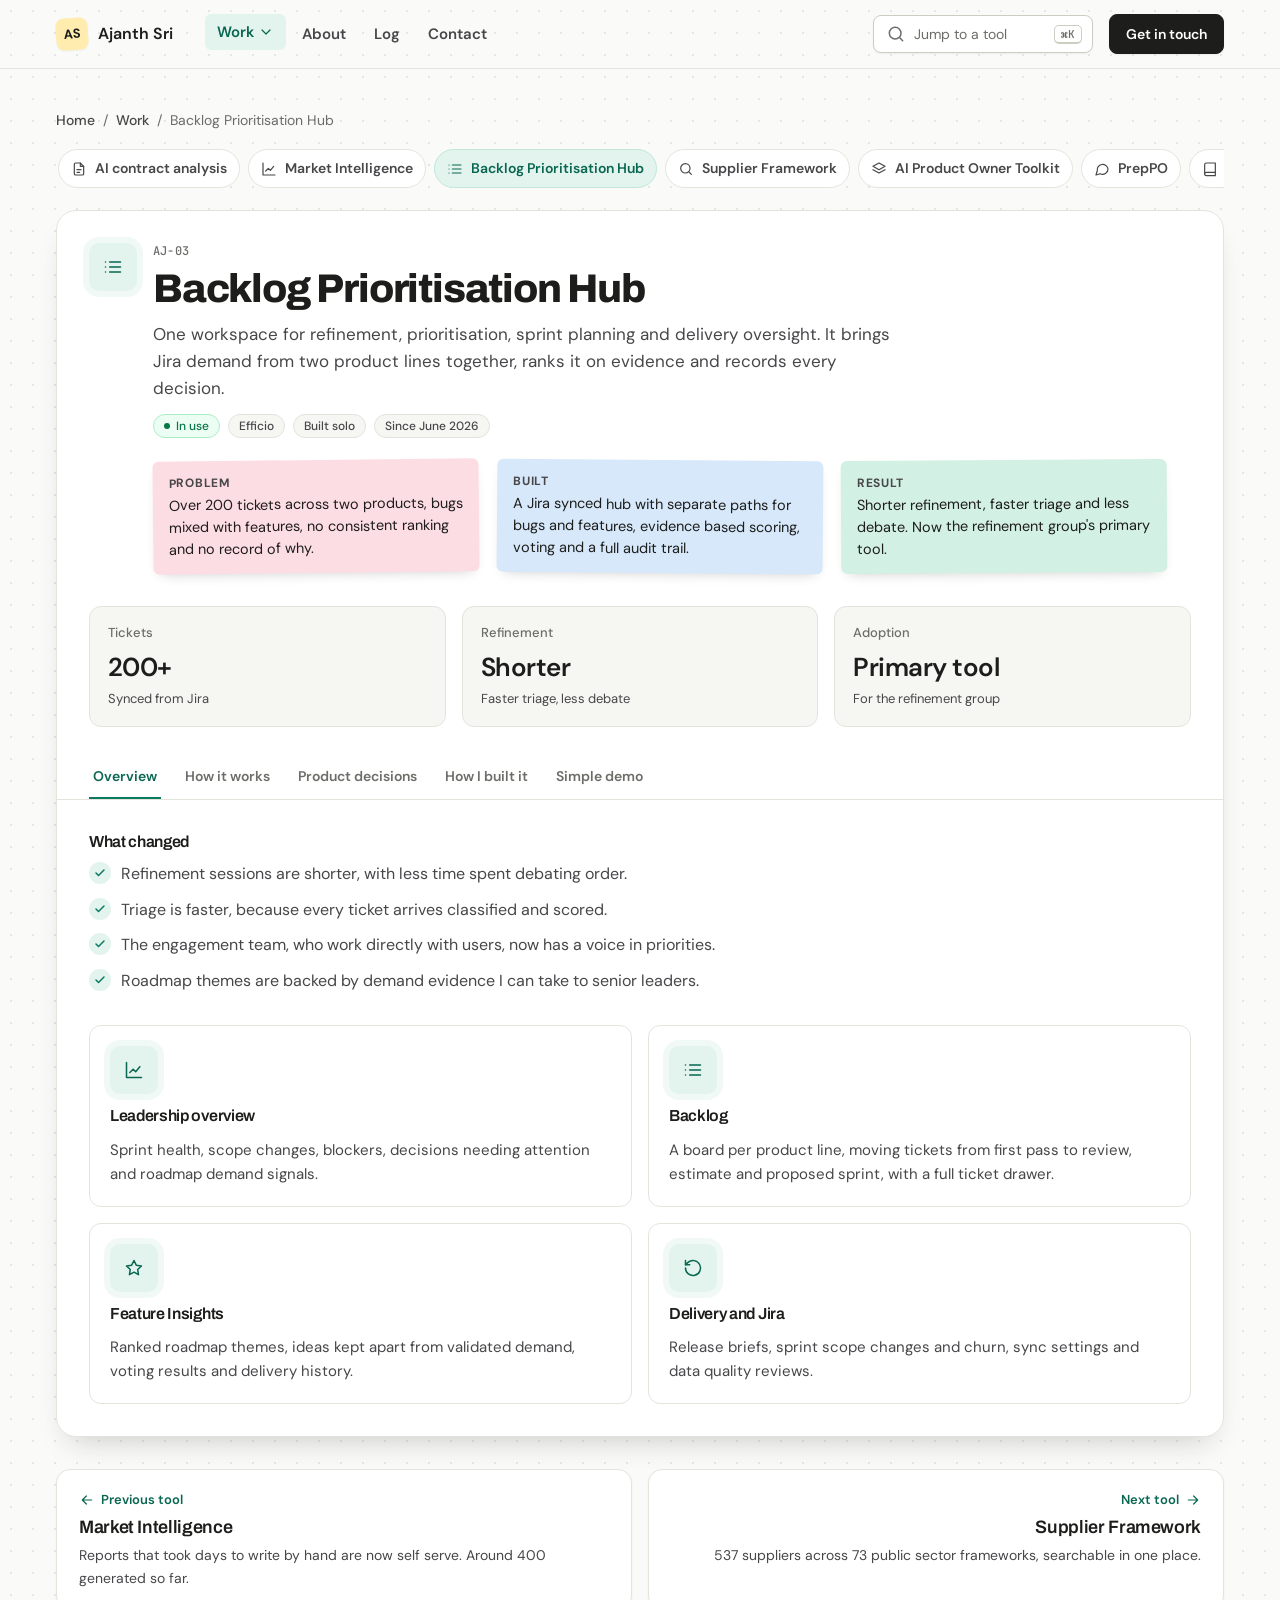
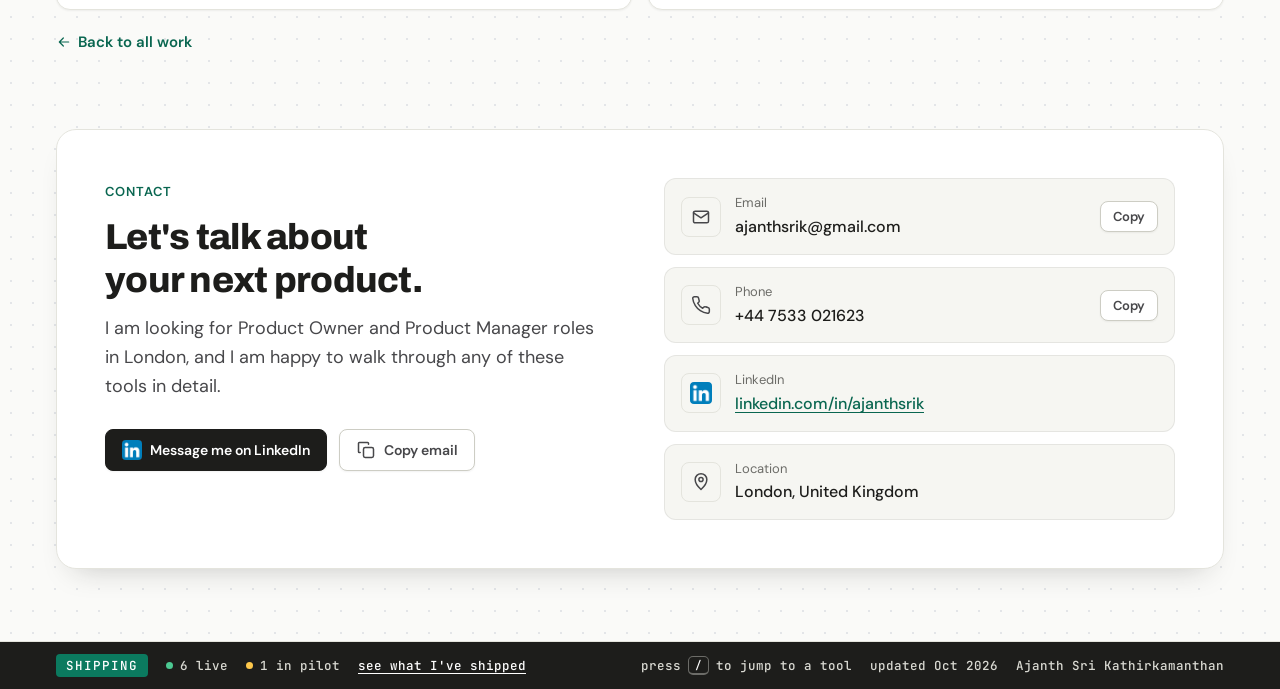
<file: work/backlog-hub.html>
<!doctype html>
<html lang="en-GB">
<head>
<meta charset="utf-8">
<meta name="viewport" content="width=device-width, initial-scale=1, viewport-fit=cover">
<title>Backlog Prioritisation Hub | Ajanth Sri Kathirkamanthan</title>
<meta name="description" content="One workspace for refinement, prioritisation, sprint planning and delivery oversight. It brings Jira demand from two product lines together, ranks it on evidence and records every decision.">
<meta property="og:title" content="Backlog Prioritisation Hub | Ajanth Sri Kathirkamanthan">
<meta property="og:description" content="One workspace for refinement, prioritisation, sprint planning and delivery oversight. It brings Jira demand from two product lines together, ranks it on evidence and records every decision.">
<meta property="og:type" content="website">
<meta property="og:url" content="https://ajanth-portfolio.vercel.app/work/backlog-hub">
<meta property="og:image" content="https://ajanth-portfolio.vercel.app/assets/og.png">
<meta property="og:image:width" content="1200">
<meta property="og:image:height" content="630">
<meta property="og:image:alt" content="Ajanth Sri Kathirkamanthan, a Product Owner who builds the product">
<meta name="twitter:card" content="summary_large_image">
<meta name="twitter:image" content="https://ajanth-portfolio.vercel.app/assets/og.png">
<meta name="robots" content="noindex, nofollow">
<meta name="theme-color" content="#FAFAF8">
<link rel="icon" href="data:image/svg+xml,%3Csvg xmlns='http://www.w3.org/2000/svg' viewBox='0 0 32 32'%3E%3Crect width='32' height='32' rx='8' fill='%23FFE27A'/%3E%3Ctext x='16' y='21' font-family='Arial,sans-serif' font-size='13' font-weight='700' fill='%231D1D1B' text-anchor='middle'%3EAS%3C/text%3E%3C/svg%3E">
<link rel="icon" type="image/png" sizes="32x32" href="../assets/icon-32.png">
<link rel="apple-touch-icon" href="../assets/apple-touch-icon.png">
<link rel="preconnect" href="https://fonts.googleapis.com">
<link rel="preconnect" href="https://fonts.gstatic.com" crossorigin>
<link rel="stylesheet" href="https://fonts.googleapis.com/css2?family=Archivo:wght@600;700;800&family=DM+Sans:wght@400;500;600;700&family=JetBrains+Mono:wght@500&display=swap">
<link rel="stylesheet" href="../assets/site.css">
<script>window.va = window.va || function () { (window.vaq = window.vaq || []).push(arguments); };
if (/vercel\.app$/.test(location.hostname)) { var va = document.createElement("script"); va.defer = true; va.src = "/_vercel/insights/script.js"; document.head.appendChild(va); }</script>
</head>
<body data-root="../">
<svg width="0" height="0" style="position:absolute" aria-hidden="true">
  <symbol id="i-search" viewBox="0 0 24 24"><circle cx="11" cy="11" r="7"/><path d="m20 20-3.5-3.5"/></symbol>
  <symbol id="i-moon" viewBox="0 0 24 24"><path d="M21 12.8A9 9 0 1 1 11.2 3a7 7 0 0 0 9.8 9.8Z"/></symbol>
  <symbol id="i-arrow" viewBox="0 0 24 24"><path d="M5 12h14M13 6l6 6-6 6"/></symbol>
  <symbol id="i-file" viewBox="0 0 24 24"><path d="M14 3H7a2 2 0 0 0-2 2v14a2 2 0 0 0 2 2h10a2 2 0 0 0 2-2V8Z"/><path d="M14 3v5h5M9 13h6M9 17h4"/></symbol>
  <symbol id="i-pen" viewBox="0 0 24 24"><path d="M12 20h9"/><path d="M16.5 3.5a2.1 2.1 0 0 1 3 3L7 19l-4 1 1-4Z"/></symbol>
  <symbol id="i-layers" viewBox="0 0 24 24"><path d="m12 3 9 5-9 5-9-5Z"/><path d="m3 13 9 5 9-5"/></symbol>
  <symbol id="i-users" viewBox="0 0 24 24"><circle cx="9" cy="8" r="4"/><path d="M2 21a7 7 0 0 1 14 0M16 4a4 4 0 0 1 0 8M22 21a7 7 0 0 0-4-6.3"/></symbol>
  <symbol id="i-rocket" viewBox="0 0 24 24"><path d="M5 15c-1.5 1.3-2 5-2 5s3.7-.5 5-2c.7-.8.7-2.2-.1-3s-2.1-.8-2.9 0Z"/><path d="M12 15 9 12a22 22 0 0 1 2-4 13 13 0 0 1 11-6c0 3-1 8-6 11a22 22 0 0 1-4 2Z"/></symbol>
  <symbol id="i-pin" viewBox="0 0 24 24"><path d="M12 21s-7-6.3-7-12a7 7 0 0 1 14 0c0 5.7-7 12-7 12Z"/><circle cx="12" cy="9" r="2.5"/></symbol>
  <symbol id="i-brief" viewBox="0 0 24 24"><rect x="3" y="7" width="18" height="13" rx="2"/><path d="M8 7V5a2 2 0 0 1 2-2h4a2 2 0 0 1 2 2v2"/></symbol>
  <symbol id="i-star" viewBox="0 0 24 24"><path d="m12 3 2.7 5.6 6.2.9-4.5 4.4 1 6.1L12 17l-5.5 3 1-6.1L3 9.5l6.2-.9Z"/></symbol>
  <symbol id="i-mail" viewBox="0 0 24 24"><rect x="3" y="5" width="18" height="14" rx="2"/><path d="m3 7 9 6 9-6"/></symbol>
  <symbol id="i-phone" viewBox="0 0 24 24"><path d="M22 16.9v3a2 2 0 0 1-2.2 2 19.8 19.8 0 0 1-8.6-3.1 19.5 19.5 0 0 1-6-6A19.8 19.8 0 0 1 2.1 4.2 2 2 0 0 1 4.1 2h3a2 2 0 0 1 2 1.7c.1 1 .4 1.9.7 2.8a2 2 0 0 1-.5 2.1L8 9.9a16 16 0 0 0 6 6l1.3-1.3a2 2 0 0 1 2.1-.4c.9.3 1.8.6 2.8.7a2 2 0 0 1 1.7 2Z"/></symbol>
  <symbol id="i-link" viewBox="0 0 24 24"><path d="M10 13a5 5 0 0 0 7.5.5l3-3a5 5 0 0 0-7-7l-1.7 1.7"/><path d="M14 11a5 5 0 0 0-7.5-.5l-3 3a5 5 0 0 0 7 7l1.7-1.7"/></symbol>
  <symbol id="i-copy" viewBox="0 0 24 24"><rect x="9" y="9" width="12" height="12" rx="2"/><path d="M5 15H4a1 1 0 0 1-1-1V4a1 1 0 0 1 1-1h10a1 1 0 0 1 1 1v1"/></symbol>
  <symbol id="i-check" viewBox="0 0 24 24"><path d="M20 6 9 17l-5-5"/></symbol>
  <symbol id="i-chat" viewBox="0 0 24 24"><path d="M21 12a8 8 0 0 1-11.6 7.1L3 21l1.9-6.4A8 8 0 1 1 21 12Z"/></symbol>
  <symbol id="i-chart" viewBox="0 0 24 24"><path d="M3 3v18h18"/><path d="M7 15l4-4 3 3 5-6"/></symbol>
  <symbol id="i-list" viewBox="0 0 24 24"><path d="M8 6h13M8 12h13M8 18h13M3 6h.01M3 12h.01M3 18h.01"/></symbol>
  <symbol id="i-book" viewBox="0 0 24 24"><path d="M4 19.5A2.5 2.5 0 0 1 6.5 17H20V3H6.5A2.5 2.5 0 0 0 4 5.5Z"/><path d="M4 19.5A2.5 2.5 0 0 0 6.5 22H20v-5"/></symbol>
  <symbol id="i-play" viewBox="0 0 24 24"><path d="m6 4 14 8-14 8Z"/></symbol>
  <symbol id="i-info" viewBox="0 0 24 24"><circle cx="12" cy="12" r="9"/><path d="M12 16v-4M12 8h.01"/></symbol>
  <symbol id="i-up" viewBox="0 0 24 24"><path d="M12 19V5M6 11l6-6 6 6"/></symbol>
  <symbol id="i-profile" viewBox="0 0 24 24"><rect x="3" y="3" width="18" height="18" rx="4"/><circle cx="12" cy="10" r="3"/><path d="M7 18a5 5 0 0 1 10 0"/></symbol>
  <symbol id="i-reset" viewBox="0 0 24 24"><path d="M3 12a9 9 0 1 0 3-6.7L3 8"/><path d="M3 3v5h5"/></symbol>
</svg>
<svg width="0" height="0" style="position:absolute" aria-hidden="true">
  <symbol id="i-chev" viewBox="0 0 24 24"><path d="m6 9 6 6 6-6"/></symbol>
  <symbol id="i-menu" viewBox="0 0 24 24"><path d="M4 6h16M4 12h16M4 18h16"/></symbol>
  <symbol id="i-close" viewBox="0 0 24 24"><path d="M6 6l12 12M18 6 6 18"/></symbol>
</svg>
<div class="scrollbar" aria-hidden="true"><div id="scrollFill"></div></div>
<header class="topbar">
  <div class="container">
    <a class="brand" href="../index.html"><span class="logo">AS</span><span>Ajanth Sri</span></a>
    <nav class="nav" aria-label="Main">
      <div class="dd" id="workDd">
        <button class="dd-btn current" type="button" aria-expanded="false" aria-controls="workMenu">Work<svg class="i"><use href="#i-chev"/></svg></button>
        <div class="dd-menu" id="workMenu" hidden>
          <div class="dd-col"><p class="dd-h">At Efficio</p><a class="dd-item" href="../work/contract-analysis.html"><span class="icon-tile"><svg class="i"><use href="#i-file"/></svg></span><span><b>AI contract analysis</b><small>Contract review down from a day or more to about 1.5 hours, saving around 300 consultant hours a week.</small></span></a>
<a class="dd-item" href="../work/market-intelligence.html"><span class="icon-tile"><svg class="i"><use href="#i-chart"/></svg></span><span><b>Market Intelligence</b><small>Reports that took days to write by hand are now self serve. Around 400 generated so far.</small></span></a>
<a class="dd-item" href="../work/backlog-hub.html" aria-current="page"><span class="icon-tile"><svg class="i"><use href="#i-list"/></svg></span><span><b>Backlog Prioritisation Hub</b><small>Shorter refinement and faster triage, with anonymous voting for the engagement team.</small></span></a>
<a class="dd-item" href="../work/supplier-framework.html"><span class="icon-tile"><svg class="i"><use href="#i-search"/></svg></span><span><b>Supplier Framework</b><small>537 suppliers across 73 public sector frameworks, searchable in one place.</small></span></a>
<a class="dd-item" href="../work/po-toolkit.html"><span class="icon-tile"><svg class="i"><use href="#i-layers"/></svg></span><span><b>AI Product Owner Toolkit</b><small>Used by Product Owners across Efficio, from stories to retrospectives.</small></span></a></div>
          <div class="dd-col"><p class="dd-h">Personal</p><a class="dd-item" href="../work/preppo.html"><span class="icon-tile"><svg class="i"><use href="#i-chat"/></svg></span><span><b>PrepPO</b><small>AI interview coach for Product Owners, live and free.</small></span></a>
<a class="dd-item" href="../work/tamil-app.html"><span class="icon-tile"><svg class="i"><use href="#i-book"/></svg></span><span><b>Tamil learning app</b><small>Live proof of concept for learning spoken Tamil, starting with Sri Lankan Tamil.</small></span></a>
            <a class="dd-all" href="../index.html#work">See all seven tools<svg class="i"><use href="#i-arrow"/></svg></a>
          </div>
        </div>
      </div>
      <a href="../about.html">About</a>
      <a href="../log.html">Log</a>
      <a href="#contact">Contact</a>
    </nav>
    <div class="spacer"></div>
    <button class="search" type="button" id="openPalette" aria-label="Search the portfolio"><svg class="i"><use href="#i-search"/></svg><span>Jump to a tool</span><kbd>⌘K</kbd></button>
    <a class="btn primary cv" href="#contact">Get in touch</a>
    <button class="btn icon menu-btn" type="button" id="menuBtn" aria-expanded="false" aria-controls="mobileMenu" aria-label="Open menu"><svg class="i"><use href="#i-menu"/></svg></button>
  </div>
  <div class="mobile-menu" id="mobileMenu" hidden>
    <div class="container">
      <p class="dd-h">Work at Efficio</p>
      <div class="m-grid"><a class="m-tool" href="../work/contract-analysis.html"><svg class="i"><use href="#i-file"/></svg>AI contract analysis</a>
<a class="m-tool" href="../work/market-intelligence.html"><svg class="i"><use href="#i-chart"/></svg>Market Intelligence</a>
<a class="m-tool" href="../work/backlog-hub.html" aria-current="page"><svg class="i"><use href="#i-list"/></svg>Backlog Prioritisation Hub</a>
<a class="m-tool" href="../work/supplier-framework.html"><svg class="i"><use href="#i-search"/></svg>Supplier Framework</a>
<a class="m-tool" href="../work/po-toolkit.html"><svg class="i"><use href="#i-layers"/></svg>AI Product Owner Toolkit</a></div>
      <p class="dd-h">Personal</p>
      <div class="m-grid"><a class="m-tool" href="../work/preppo.html"><svg class="i"><use href="#i-chat"/></svg>PrepPO</a>
<a class="m-tool" href="../work/tamil-app.html"><svg class="i"><use href="#i-book"/></svg>Tamil learning app</a></div>
      <div class="m-links">
        <a href="../index.html#work">All work</a>
        <a href="../about.html">About and how I work</a>
        <a href="../log.html">Shipped log</a>
        <a href="#contact">Contact</a>
      </div>
      <a class="btn primary m-cta" href="#contact">Get in touch</a>
    </div>
  </div>
</header>
<main id="top">
  <section class="case-page">
    <div class="container">
      <nav class="crumbs" aria-label="Breadcrumb"><a href="../index.html">Home</a><span>/</span><a href="../index.html#work">Work</a><span>/</span><span>Backlog Prioritisation Hub</span></nav>
      <nav class="switcher" aria-label="All tools"><a class="sw" href="contract-analysis.html"><svg class="i"><use href="#i-file"/></svg>AI contract analysis</a><a class="sw" href="market-intelligence.html"><svg class="i"><use href="#i-chart"/></svg>Market Intelligence</a><a class="sw" href="backlog-hub.html" aria-current="page"><svg class="i"><use href="#i-list"/></svg>Backlog Prioritisation Hub</a><a class="sw" href="supplier-framework.html"><svg class="i"><use href="#i-search"/></svg>Supplier Framework</a><a class="sw" href="po-toolkit.html"><svg class="i"><use href="#i-layers"/></svg>AI Product Owner Toolkit</a><a class="sw" href="preppo.html"><svg class="i"><use href="#i-chat"/></svg>PrepPO</a><a class="sw" href="tamil-app.html"><svg class="i"><use href="#i-book"/></svg>Tamil learning app</a></nav>
      <article class="case pinned" id="backlog" data-tabs>
          <div class="case-head">
            <div class="title">
              <span class="icon-tile"><svg class="i"><use href="#i-list"/></svg></span>
              <div>
                <span class="key">AJ-03</span><h1>Backlog Prioritisation Hub</h1>
                <p class="summary">One workspace for refinement, prioritisation, sprint planning and delivery oversight. It brings Jira demand from two product lines together, ranks it on evidence and records every decision.</p>
                <div class="badges"><span class="badge ok"><span class="dot"></span>In use</span><span class="badge">Efficio</span><span class="badge">Built solo</span><span class="badge">Since June 2026</span></div>
                <dl class="tldr"><div><dt>Problem</dt><dd>Over 200 tickets across two products, bugs mixed with features, no consistent ranking and no record of why.</dd></div><div><dt>Built</dt><dd>A Jira synced hub with separate paths for bugs and features, evidence based scoring, voting and a full audit trail.</dd></div><div><dt>Result</dt><dd>Shorter refinement, faster triage and less debate. Now the refinement group's primary tool.</dd></div></dl>
              </div>
            </div>
          </div>
          <div class="kpis">
            <div class="kpi"><p>Tickets</p><p class="num">200+</p><p>Synced from Jira</p></div>
            <div class="kpi"><p>Refinement</p><p class="num">Shorter</p><p>Faster triage, less debate</p></div>
            <div class="kpi"><p>Adoption</p><p class="num">Primary tool</p><p>For the refinement group</p></div>
          </div>
          <div class="tabbar" role="tablist">
            <button role="tab" aria-selected="true" data-tab="overview">Overview</button>
            <button role="tab" aria-selected="false" data-tab="how">How it works</button>
            <button role="tab" aria-selected="false" data-tab="decisions">Product decisions</button>
            <button role="tab" aria-selected="false" data-tab="built">How I built it</button>
            <button role="tab" aria-selected="false" data-tab="demo">Simple demo</button>
          </div>
          <div class="panel" data-panel="overview">
            <div class="cols">
              <div class="part"><h2 class="h4">What changed</h2>
                <ul class="checks">
                  <li>Refinement sessions are shorter, with less time spent debating order.</li>
                  <li>Triage is faster, because every ticket arrives classified and scored.</li>
                  <li>The engagement team, who work directly with users, now has a voice in priorities.</li>
                  <li>Roadmap themes are backed by demand evidence I can take to senior leaders.</li>
                </ul>
              </div>
            </div>
            <div class="modules" style="margin-top:32px">
              <div class="module"><span class="icon-tile"><svg class="i"><use href="#i-chart"/></svg></span><h2 class="h4">Leadership overview</h2><p>Sprint health, scope changes, blockers, decisions needing attention and roadmap demand signals.</p></div>
              <div class="module"><span class="icon-tile"><svg class="i"><use href="#i-list"/></svg></span><h2 class="h4">Backlog</h2><p>A board per product line, moving tickets from first pass to review, estimate and proposed sprint, with a full ticket drawer.</p></div>
              <div class="module"><span class="icon-tile"><svg class="i"><use href="#i-star"/></svg></span><h2 class="h4">Feature Insights</h2><p>Ranked roadmap themes, ideas kept apart from validated demand, voting results and delivery history.</p></div>
              <div class="module"><span class="icon-tile"><svg class="i"><use href="#i-reset"/></svg></span><h2 class="h4">Delivery and Jira</h2><p>Release briefs, sprint scope changes and churn, sync settings and data quality reviews.</p></div>
            </div>
          </div>
          <div class="panel" data-panel="how" hidden>
            <div class="cols">
              <ol class="timeline">
                <li><span class="n">1</span><div><h3 class="h5">Sync</h3><p>Pulls tickets and sprint history from Jira, with a separate query for each product line so one failure never affects the other.</p></div></li>
                <li><span class="n">2</span><div><h3 class="h5">Classify</h3><p>Separates bugs from features using the Jira issue type. Uncertain cases go to a human review queue.</p></div></li>
                <li><span class="n">3</span><div><h3 class="h5">Score</h3><p>Bugs are ordered by Jira severity, and critical bugs skip the queue as interrupt work. Features are scored on evidence, then adjusted by effort and MoSCoW.</p></div></li>
                <li><span class="n">4</span><div><h3 class="h5">Vote</h3><p>The engagement team votes anonymously, with an optional reason. Votes inform priorities and roadmap signals.</p></div></li>
                <li><span class="n">5</span><div><h3 class="h5">Plan</h3><p>Proposes the next sprint while keeping capacity split across product areas, so no one area takes the whole sprint.</p></div></li>
              </ol>
              <div class="part"><h2 class="h4">What a feature is scored on</h2>
                <ul class="checks">
                  <li>User or client impact, and how many people it reaches.</li>
                  <li>Roadmap alignment, which only counts as high with a named source such as a roadmap theme or client commitment.</li>
                  <li>Client sensitivity, revenue, retention or adoption value.</li>
                  <li>Efficiency gains and risk reduction.</li>
                  <li>Then moderated by delivery effort and Jira priority, and adjusted by MoSCoW.</li>
                </ul>
              </div>
            </div>
          </div>
          <div class="panel" data-panel="decisions" hidden>
            <div class="cols">
              <div class="part"><h2 class="h4">Trust over automation</h2>
                <ul class="checks">
                  <li>No generative AI in the scoring. Fixed, explainable rules make every rank auditable.</li>
                  <li>Votes advise but never silently override the formal score or Jira priority.</li>
                  <li>Jira stays the source of truth for tickets and sprints. The hub owns refinement decisions.</li>
                  <li>Manual overrides survive every Jira refresh and are recorded in the audit history.</li>
                </ul>
              </div>
              <div class="part"><h2 class="h4">Guardrails</h2>
                <ul class="checks">
                  <li>A feature cannot be ranked until it has an estimate and an explicit MoSCoW choice.</li>
                  <li>Ideas are kept separate from validated demand.</li>
                  <li>A failed Jira sync never deletes tickets, and archived tickets are kept for reporting.</li>
                  <li>Sprint changes use explicit actions, not free drag and drop, so scope changes are traceable.</li>
                </ul>
              </div>
            </div>
            <div class="callout" style="margin-top:32px">
              <span class="icon-tile" style="width:40px;height:40px"><svg class="i"><use href="#i-users"/></svg></span>
              <div><h2 class="h4">Feature I added: anonymous voting</h2><p>The engagement team works directly with users. Voting is optional: they can vote up or down on any active ticket and add an anonymous reason. Net support feeds the roadmap signals in Feature Insights, so what users ask for is visible when priorities are set. One vote per browser keeps it quick, with no login needed.</p></div>
            </div>
          </div>
          <div class="panel" data-panel="built" hidden>
            <div class="cols">
              <div class="part"><h2 class="h4">Built in stages, on my own</h2>
                <ol class="timeline">
                  <li><span class="n">Jun</span><div><h3 class="h5">June 2026</h3><p>Scoring, Jira sync, team capacity and sprint planning, then a workflow board and MoSCoW.</p></div></li>
                  <li><span class="n">Jul</span><div><h3 class="h5">July</h3><p>Sprint history, carry over reviews, ideation and stakeholder briefs.</p></div></li>
                  <li><span class="n">Aug</span><div><h3 class="h5">August</h3><p>Delivery change tracking and the first Feature Insights roadmap themes.</p></div></li>
                  <li><span class="n">Sep</span><div><h3 class="h5">September</h3><p>A full redesign, separate intake per product line, voting with reasons and sprint scope control.</p></div></li>
                </ol>
              </div>
              <div class="part"><h2 class="h4">Stack</h2>
                <dl class="stack">
                  <dt>Front end</dt><dd><span class="chip">TypeScript</span><span class="chip">React 19</span><span class="chip">Next.js</span><span class="chip">Vite</span></dd>
                  <dt>Hosting</dt><dd><span class="chip">Cloudflare Workers</span></dd>
                  <dt>Database</dt><dd><span class="chip">Cloudflare D1</span><span class="chip">Drizzle ORM</span></dd>
                  <dt>Integration</dt><dd><span class="chip">Jira Cloud API</span><span class="chip">Jira Agile API</span></dd>
                </dl>
                <h4 style="margin-top:20px">Hardest problems</h2>
                <ul class="checks">
                  <li>Refreshing Jira data without losing votes, decisions or overrides.</li>
                  <li>Telling planned, committed and current sprint scope apart without false alarms.</li>
                  <li>Keeping hundreds of tickets usable across four board stages.</li>
                </ul>
              </div>
            </div>
          </div>
          <div class="panel" data-panel="demo" hidden>
            <div class="disclaimer"><svg class="i"><use href="#i-info"/></svg><div><p class="t">Simple demo, not the real tool</p><p>A basic illustration of how the ranking works, built for this page with made up data. The real tool is more complete and looks different.</p></div></div>
            <div class="demo">
              <div class="weights">
                <div>
                  <label for="wImpact">Scoring weight <span id="wOut">60% client impact · 40% roadmap</span></label>
                  <input type="range" id="wImpact" min="0" max="100" step="10" value="60">
                </div>
                
              </div>
              <ol class="rank" id="rank"></ol>
              <p class="demo-note">The real hub ranks bugs separately, by Jira severity.</p>
            </div>
          </div>
        </article>
      <div class="pn">
        <a class="prev" href="market-intelligence.html"><span class="k"><svg class="i"><use href="#i-arrow"/></svg>Previous tool</span><p class="pn-t">Market Intelligence</p><p>Reports that took days to write by hand are now self serve. Around 400 generated so far.</p></a>
        <a class="next" href="supplier-framework.html"><span class="k">Next tool<svg class="i"><use href="#i-arrow"/></svg></span><p class="pn-t">Supplier Framework</p><p>537 suppliers across 73 public sector frameworks, searchable in one place.</p></a>
      </div>
      <a class="backall" href="../index.html#work"><svg class="i"><use href="#i-arrow"/></svg>Back to all work</a>
    </div>
  </section>

  <section class="section" id="contact">
    <div class="container">
      <div class="contact-card pinned">
        <div>
          <p class="eyebrow">Contact</p>
          <h2 style="margin-top:12px">Let's talk about your next product.</h2>
          <p class="sub">I am looking for Product Owner and Product Manager roles in London, and I am happy to walk through any of these tools in detail.</p>
          <div class="actions">
            <a class="btn primary" href="https://www.linkedin.com/in/ajanthsrik/" target="_blank" rel="noopener"><img class="li" src="[data-uri]" alt="" width="20" height="20">Message me on LinkedIn</a>
            <button class="btn" type="button" data-copy="email"><svg class="i"><use href="#i-copy"/></svg>Copy email</button>
          </div>
        </div>
        <div class="contact-list">
          <div class="citem"><span class="ic"><svg class="i"><use href="#i-mail"/></svg></span><div><p class="k">Email</p><p class="v" id="email">ajanthsrik@gmail.com</p></div><button class="btn sm" type="button" data-copy="email">Copy</button></div>
          <div class="citem"><span class="ic"><svg class="i"><use href="#i-phone"/></svg></span><div><p class="k">Phone</p><p class="v" id="phone">+44 7533 021623</p></div><button class="btn sm" type="button" data-copy="phone">Copy</button></div>
          <div class="citem"><span class="ic"><img class="li" src="[data-uri]" alt="" width="22" height="22"></span><div><p class="k">LinkedIn</p><p class="v"><a href="https://www.linkedin.com/in/ajanthsrik/" target="_blank" rel="noopener">linkedin.com/in/ajanthsrik</a></p></div><span></span></div>
          <div class="citem"><span class="ic"><svg class="i"><use href="#i-pin"/></svg></span><div><p class="k">Location</p><p class="v">London, United Kingdom</p></div><span></span></div>
        </div>
      </div>
    </div>
  </section>
</main>
<footer class="statusbar">
  <div class="container sb">
    <span class="sb-mode">SHIPPING</span>
    <span class="sb-item"><i class="sb-dot live"></i>6 live</span>
    <span class="sb-item"><i class="sb-dot pilot"></i>1 in pilot</span>
    <a class="sb-item sb-link" href="../log.html">see what I&#39;ve shipped</a>
    <span class="sb-gap"></span>
    <span class="sb-item sb-hint">press <kbd>/</kbd> to jump to a tool</span>
    <span class="sb-item">updated Oct 2026</span>
    <span class="sb-item sb-name">Ajanth Sri Kathirkamanthan</span>
  </div>
</footer>


<div class="overlay" id="overlay" hidden>
  <div class="palette" role="dialog" aria-modal="true" aria-label="Jump to">
    <div class="in"><svg class="i"><use href="#i-search"/></svg><input id="pq" type="text" placeholder="Search tools, sections and actions" autocomplete="off" aria-label="Search"><kbd>Esc</kbd></div>
    <ul id="plist" role="listbox"></ul>
    <div class="foot"><span><kbd>↑</kbd> <kbd>↓</kbd> to move</span><span><kbd>Enter</kbd> to open</span></div>
  </div>
</div>
<button class="totop" id="toTop" type="button" aria-label="Back to top" hidden><svg class="i"><use href="#i-up"/></svg></button>
<div class="toast" id="toast" hidden><svg class="i" style="width:18px;height:18px"><use href="#i-check"/></svg><span id="toastMsg">Copied</span></div>

<script src="../assets/site.js"></script>
</body>
</html>
</file>
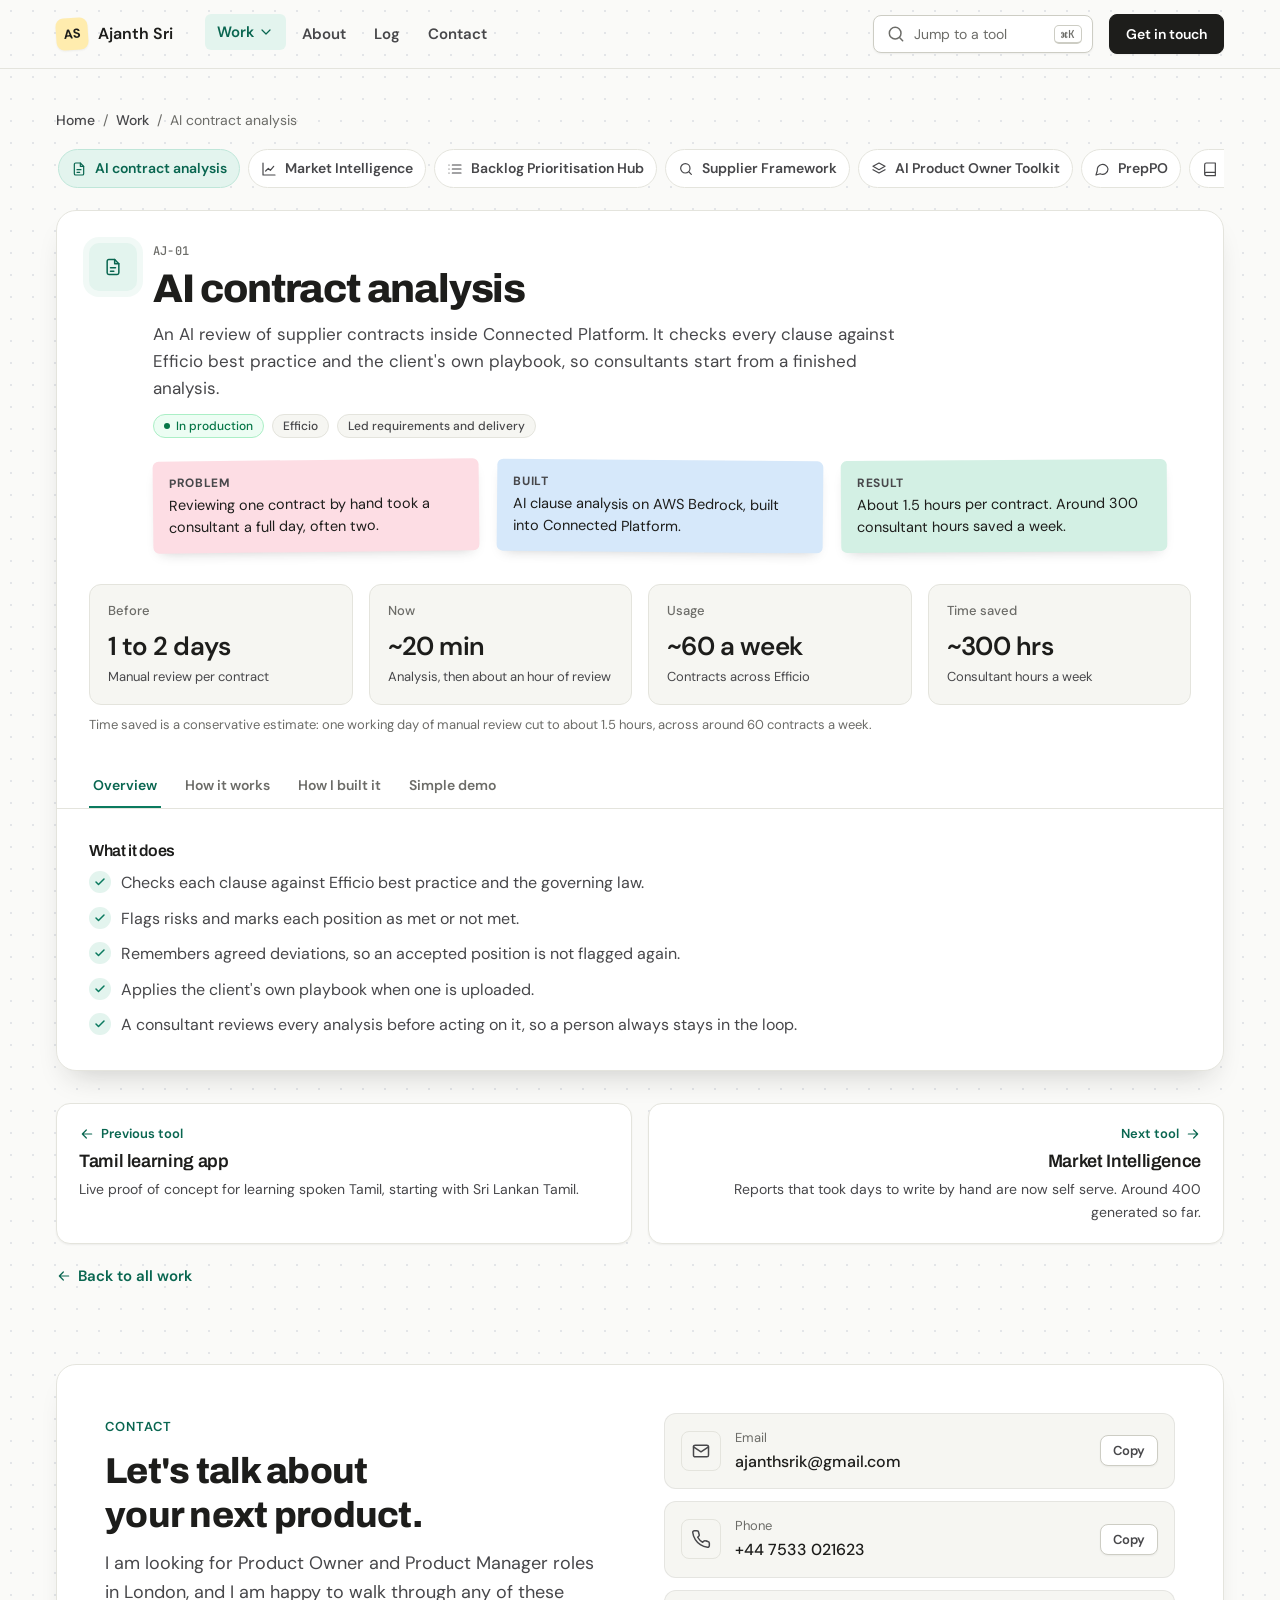
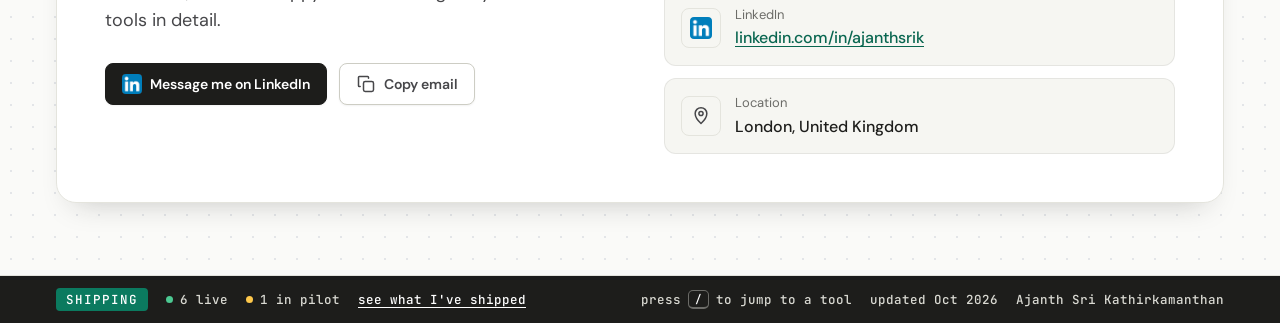
<file: work/contract-analysis.html>
<!doctype html>
<html lang="en-GB">
<head>
<meta charset="utf-8">
<meta name="viewport" content="width=device-width, initial-scale=1, viewport-fit=cover">
<title>AI contract analysis | Ajanth Sri Kathirkamanthan</title>
<meta name="description" content="An AI review of supplier contracts inside Connected Platform. It checks every clause against Efficio best practice and the client's own playbook, so consultants start from a finished analysis.">
<meta property="og:title" content="AI contract analysis | Ajanth Sri Kathirkamanthan">
<meta property="og:description" content="An AI review of supplier contracts inside Connected Platform. It checks every clause against Efficio best practice and the client's own playbook, so consultants start from a finished analysis.">
<meta property="og:type" content="website">
<meta property="og:url" content="https://ajanth-portfolio.vercel.app/work/contract-analysis">
<meta property="og:image" content="https://ajanth-portfolio.vercel.app/assets/og.png">
<meta property="og:image:width" content="1200">
<meta property="og:image:height" content="630">
<meta property="og:image:alt" content="Ajanth Sri Kathirkamanthan, a Product Owner who builds the product">
<meta name="twitter:card" content="summary_large_image">
<meta name="twitter:image" content="https://ajanth-portfolio.vercel.app/assets/og.png">
<meta name="robots" content="noindex, nofollow">
<meta name="theme-color" content="#FAFAF8">
<link rel="icon" href="data:image/svg+xml,%3Csvg xmlns='http://www.w3.org/2000/svg' viewBox='0 0 32 32'%3E%3Crect width='32' height='32' rx='8' fill='%23FFE27A'/%3E%3Ctext x='16' y='21' font-family='Arial,sans-serif' font-size='13' font-weight='700' fill='%231D1D1B' text-anchor='middle'%3EAS%3C/text%3E%3C/svg%3E">
<link rel="icon" type="image/png" sizes="32x32" href="../assets/icon-32.png">
<link rel="apple-touch-icon" href="../assets/apple-touch-icon.png">
<link rel="preconnect" href="https://fonts.googleapis.com">
<link rel="preconnect" href="https://fonts.gstatic.com" crossorigin>
<link rel="stylesheet" href="https://fonts.googleapis.com/css2?family=Archivo:wght@600;700;800&family=DM+Sans:wght@400;500;600;700&family=JetBrains+Mono:wght@500&display=swap">
<link rel="stylesheet" href="../assets/site.css">
<script>window.va = window.va || function () { (window.vaq = window.vaq || []).push(arguments); };
if (/vercel\.app$/.test(location.hostname)) { var va = document.createElement("script"); va.defer = true; va.src = "/_vercel/insights/script.js"; document.head.appendChild(va); }</script>
</head>
<body data-root="../">
<svg width="0" height="0" style="position:absolute" aria-hidden="true">
  <symbol id="i-search" viewBox="0 0 24 24"><circle cx="11" cy="11" r="7"/><path d="m20 20-3.5-3.5"/></symbol>
  <symbol id="i-moon" viewBox="0 0 24 24"><path d="M21 12.8A9 9 0 1 1 11.2 3a7 7 0 0 0 9.8 9.8Z"/></symbol>
  <symbol id="i-arrow" viewBox="0 0 24 24"><path d="M5 12h14M13 6l6 6-6 6"/></symbol>
  <symbol id="i-file" viewBox="0 0 24 24"><path d="M14 3H7a2 2 0 0 0-2 2v14a2 2 0 0 0 2 2h10a2 2 0 0 0 2-2V8Z"/><path d="M14 3v5h5M9 13h6M9 17h4"/></symbol>
  <symbol id="i-pen" viewBox="0 0 24 24"><path d="M12 20h9"/><path d="M16.5 3.5a2.1 2.1 0 0 1 3 3L7 19l-4 1 1-4Z"/></symbol>
  <symbol id="i-layers" viewBox="0 0 24 24"><path d="m12 3 9 5-9 5-9-5Z"/><path d="m3 13 9 5 9-5"/></symbol>
  <symbol id="i-users" viewBox="0 0 24 24"><circle cx="9" cy="8" r="4"/><path d="M2 21a7 7 0 0 1 14 0M16 4a4 4 0 0 1 0 8M22 21a7 7 0 0 0-4-6.3"/></symbol>
  <symbol id="i-rocket" viewBox="0 0 24 24"><path d="M5 15c-1.5 1.3-2 5-2 5s3.7-.5 5-2c.7-.8.7-2.2-.1-3s-2.1-.8-2.9 0Z"/><path d="M12 15 9 12a22 22 0 0 1 2-4 13 13 0 0 1 11-6c0 3-1 8-6 11a22 22 0 0 1-4 2Z"/></symbol>
  <symbol id="i-pin" viewBox="0 0 24 24"><path d="M12 21s-7-6.3-7-12a7 7 0 0 1 14 0c0 5.7-7 12-7 12Z"/><circle cx="12" cy="9" r="2.5"/></symbol>
  <symbol id="i-brief" viewBox="0 0 24 24"><rect x="3" y="7" width="18" height="13" rx="2"/><path d="M8 7V5a2 2 0 0 1 2-2h4a2 2 0 0 1 2 2v2"/></symbol>
  <symbol id="i-star" viewBox="0 0 24 24"><path d="m12 3 2.7 5.6 6.2.9-4.5 4.4 1 6.1L12 17l-5.5 3 1-6.1L3 9.5l6.2-.9Z"/></symbol>
  <symbol id="i-mail" viewBox="0 0 24 24"><rect x="3" y="5" width="18" height="14" rx="2"/><path d="m3 7 9 6 9-6"/></symbol>
  <symbol id="i-phone" viewBox="0 0 24 24"><path d="M22 16.9v3a2 2 0 0 1-2.2 2 19.8 19.8 0 0 1-8.6-3.1 19.5 19.5 0 0 1-6-6A19.8 19.8 0 0 1 2.1 4.2 2 2 0 0 1 4.1 2h3a2 2 0 0 1 2 1.7c.1 1 .4 1.9.7 2.8a2 2 0 0 1-.5 2.1L8 9.9a16 16 0 0 0 6 6l1.3-1.3a2 2 0 0 1 2.1-.4c.9.3 1.8.6 2.8.7a2 2 0 0 1 1.7 2Z"/></symbol>
  <symbol id="i-link" viewBox="0 0 24 24"><path d="M10 13a5 5 0 0 0 7.5.5l3-3a5 5 0 0 0-7-7l-1.7 1.7"/><path d="M14 11a5 5 0 0 0-7.5-.5l-3 3a5 5 0 0 0 7 7l1.7-1.7"/></symbol>
  <symbol id="i-copy" viewBox="0 0 24 24"><rect x="9" y="9" width="12" height="12" rx="2"/><path d="M5 15H4a1 1 0 0 1-1-1V4a1 1 0 0 1 1-1h10a1 1 0 0 1 1 1v1"/></symbol>
  <symbol id="i-check" viewBox="0 0 24 24"><path d="M20 6 9 17l-5-5"/></symbol>
  <symbol id="i-chat" viewBox="0 0 24 24"><path d="M21 12a8 8 0 0 1-11.6 7.1L3 21l1.9-6.4A8 8 0 1 1 21 12Z"/></symbol>
  <symbol id="i-chart" viewBox="0 0 24 24"><path d="M3 3v18h18"/><path d="M7 15l4-4 3 3 5-6"/></symbol>
  <symbol id="i-list" viewBox="0 0 24 24"><path d="M8 6h13M8 12h13M8 18h13M3 6h.01M3 12h.01M3 18h.01"/></symbol>
  <symbol id="i-book" viewBox="0 0 24 24"><path d="M4 19.5A2.5 2.5 0 0 1 6.5 17H20V3H6.5A2.5 2.5 0 0 0 4 5.5Z"/><path d="M4 19.5A2.5 2.5 0 0 0 6.5 22H20v-5"/></symbol>
  <symbol id="i-play" viewBox="0 0 24 24"><path d="m6 4 14 8-14 8Z"/></symbol>
  <symbol id="i-info" viewBox="0 0 24 24"><circle cx="12" cy="12" r="9"/><path d="M12 16v-4M12 8h.01"/></symbol>
  <symbol id="i-up" viewBox="0 0 24 24"><path d="M12 19V5M6 11l6-6 6 6"/></symbol>
  <symbol id="i-profile" viewBox="0 0 24 24"><rect x="3" y="3" width="18" height="18" rx="4"/><circle cx="12" cy="10" r="3"/><path d="M7 18a5 5 0 0 1 10 0"/></symbol>
  <symbol id="i-reset" viewBox="0 0 24 24"><path d="M3 12a9 9 0 1 0 3-6.7L3 8"/><path d="M3 3v5h5"/></symbol>
</svg>
<svg width="0" height="0" style="position:absolute" aria-hidden="true">
  <symbol id="i-chev" viewBox="0 0 24 24"><path d="m6 9 6 6 6-6"/></symbol>
  <symbol id="i-menu" viewBox="0 0 24 24"><path d="M4 6h16M4 12h16M4 18h16"/></symbol>
  <symbol id="i-close" viewBox="0 0 24 24"><path d="M6 6l12 12M18 6 6 18"/></symbol>
</svg>
<div class="scrollbar" aria-hidden="true"><div id="scrollFill"></div></div>
<header class="topbar">
  <div class="container">
    <a class="brand" href="../index.html"><span class="logo">AS</span><span>Ajanth Sri</span></a>
    <nav class="nav" aria-label="Main">
      <div class="dd" id="workDd">
        <button class="dd-btn current" type="button" aria-expanded="false" aria-controls="workMenu">Work<svg class="i"><use href="#i-chev"/></svg></button>
        <div class="dd-menu" id="workMenu" hidden>
          <div class="dd-col"><p class="dd-h">At Efficio</p><a class="dd-item" href="../work/contract-analysis.html" aria-current="page"><span class="icon-tile"><svg class="i"><use href="#i-file"/></svg></span><span><b>AI contract analysis</b><small>Contract review down from a day or more to about 1.5 hours, saving around 300 consultant hours a week.</small></span></a>
<a class="dd-item" href="../work/market-intelligence.html"><span class="icon-tile"><svg class="i"><use href="#i-chart"/></svg></span><span><b>Market Intelligence</b><small>Reports that took days to write by hand are now self serve. Around 400 generated so far.</small></span></a>
<a class="dd-item" href="../work/backlog-hub.html"><span class="icon-tile"><svg class="i"><use href="#i-list"/></svg></span><span><b>Backlog Prioritisation Hub</b><small>Shorter refinement and faster triage, with anonymous voting for the engagement team.</small></span></a>
<a class="dd-item" href="../work/supplier-framework.html"><span class="icon-tile"><svg class="i"><use href="#i-search"/></svg></span><span><b>Supplier Framework</b><small>537 suppliers across 73 public sector frameworks, searchable in one place.</small></span></a>
<a class="dd-item" href="../work/po-toolkit.html"><span class="icon-tile"><svg class="i"><use href="#i-layers"/></svg></span><span><b>AI Product Owner Toolkit</b><small>Used by Product Owners across Efficio, from stories to retrospectives.</small></span></a></div>
          <div class="dd-col"><p class="dd-h">Personal</p><a class="dd-item" href="../work/preppo.html"><span class="icon-tile"><svg class="i"><use href="#i-chat"/></svg></span><span><b>PrepPO</b><small>AI interview coach for Product Owners, live and free.</small></span></a>
<a class="dd-item" href="../work/tamil-app.html"><span class="icon-tile"><svg class="i"><use href="#i-book"/></svg></span><span><b>Tamil learning app</b><small>Live proof of concept for learning spoken Tamil, starting with Sri Lankan Tamil.</small></span></a>
            <a class="dd-all" href="../index.html#work">See all seven tools<svg class="i"><use href="#i-arrow"/></svg></a>
          </div>
        </div>
      </div>
      <a href="../about.html">About</a>
      <a href="../log.html">Log</a>
      <a href="#contact">Contact</a>
    </nav>
    <div class="spacer"></div>
    <button class="search" type="button" id="openPalette" aria-label="Search the portfolio"><svg class="i"><use href="#i-search"/></svg><span>Jump to a tool</span><kbd>⌘K</kbd></button>
    <a class="btn primary cv" href="#contact">Get in touch</a>
    <button class="btn icon menu-btn" type="button" id="menuBtn" aria-expanded="false" aria-controls="mobileMenu" aria-label="Open menu"><svg class="i"><use href="#i-menu"/></svg></button>
  </div>
  <div class="mobile-menu" id="mobileMenu" hidden>
    <div class="container">
      <p class="dd-h">Work at Efficio</p>
      <div class="m-grid"><a class="m-tool" href="../work/contract-analysis.html" aria-current="page"><svg class="i"><use href="#i-file"/></svg>AI contract analysis</a>
<a class="m-tool" href="../work/market-intelligence.html"><svg class="i"><use href="#i-chart"/></svg>Market Intelligence</a>
<a class="m-tool" href="../work/backlog-hub.html"><svg class="i"><use href="#i-list"/></svg>Backlog Prioritisation Hub</a>
<a class="m-tool" href="../work/supplier-framework.html"><svg class="i"><use href="#i-search"/></svg>Supplier Framework</a>
<a class="m-tool" href="../work/po-toolkit.html"><svg class="i"><use href="#i-layers"/></svg>AI Product Owner Toolkit</a></div>
      <p class="dd-h">Personal</p>
      <div class="m-grid"><a class="m-tool" href="../work/preppo.html"><svg class="i"><use href="#i-chat"/></svg>PrepPO</a>
<a class="m-tool" href="../work/tamil-app.html"><svg class="i"><use href="#i-book"/></svg>Tamil learning app</a></div>
      <div class="m-links">
        <a href="../index.html#work">All work</a>
        <a href="../about.html">About and how I work</a>
        <a href="../log.html">Shipped log</a>
        <a href="#contact">Contact</a>
      </div>
      <a class="btn primary m-cta" href="#contact">Get in touch</a>
    </div>
  </div>
</header>
<main id="top">
  <section class="case-page">
    <div class="container">
      <nav class="crumbs" aria-label="Breadcrumb"><a href="../index.html">Home</a><span>/</span><a href="../index.html#work">Work</a><span>/</span><span>AI contract analysis</span></nav>
      <nav class="switcher" aria-label="All tools"><a class="sw" href="contract-analysis.html" aria-current="page"><svg class="i"><use href="#i-file"/></svg>AI contract analysis</a><a class="sw" href="market-intelligence.html"><svg class="i"><use href="#i-chart"/></svg>Market Intelligence</a><a class="sw" href="backlog-hub.html"><svg class="i"><use href="#i-list"/></svg>Backlog Prioritisation Hub</a><a class="sw" href="supplier-framework.html"><svg class="i"><use href="#i-search"/></svg>Supplier Framework</a><a class="sw" href="po-toolkit.html"><svg class="i"><use href="#i-layers"/></svg>AI Product Owner Toolkit</a><a class="sw" href="preppo.html"><svg class="i"><use href="#i-chat"/></svg>PrepPO</a><a class="sw" href="tamil-app.html"><svg class="i"><use href="#i-book"/></svg>Tamil learning app</a></nav>
      <article class="case pinned" id="contract" data-tabs>
          <div class="case-head">
            <div class="title">
              <span class="icon-tile"><svg class="i"><use href="#i-file"/></svg></span>
              <div>
                <span class="key">AJ-01</span><h1>AI contract analysis</h1>
                <p class="summary">An AI review of supplier contracts inside Connected Platform. It checks every clause against Efficio best practice and the client's own playbook, so consultants start from a finished analysis.</p>
                <div class="badges"><span class="badge ok"><span class="dot"></span>In production</span><span class="badge">Efficio</span><span class="badge">Led requirements and delivery</span></div>
                <dl class="tldr"><div><dt>Problem</dt><dd>Reviewing one contract by hand took a consultant a full day, often two.</dd></div><div><dt>Built</dt><dd>AI clause analysis on AWS Bedrock, built into Connected Platform.</dd></div><div><dt>Result</dt><dd>About 1.5 hours per contract. Around 300 consultant hours saved a week.</dd></div></dl>
              </div>
            </div>
          </div>
          <div class="kpis">
            <div class="kpi"><p>Before</p><p class="num">1 to 2 days</p><p>Manual review per contract</p></div>
            <div class="kpi"><p>Now</p><p class="num">~20 min</p><p>Analysis, then about an hour of review</p></div>
            <div class="kpi"><p>Usage</p><p class="num">~60 a week</p><p>Contracts across Efficio</p></div>
            <div class="kpi"><p>Time saved</p><p class="num">~300 hrs</p><p>Consultant hours a week</p></div>
          </div>
          <p class="kpi-note">Time saved is a conservative estimate: one working day of manual review cut to about 1.5 hours, across around 60 contracts a week.</p>
          <div class="tabbar" role="tablist">
            <button role="tab" aria-selected="true" data-tab="overview">Overview</button>
            <button role="tab" aria-selected="false" data-tab="how">How it works</button>
            <button role="tab" aria-selected="false" data-tab="built">How I built it</button>
            <button role="tab" aria-selected="false" data-tab="demo">Simple demo</button>
          </div>
          <div class="panel" data-panel="overview">
            <div class="cols">
              <div class="part"><h2 class="h4">What it does</h2>
                <ul class="checks">
                  <li>Checks each clause against Efficio best practice and the governing law.</li>
                  <li>Flags risks and marks each position as met or not met.</li>
                  <li>Remembers agreed deviations, so an accepted position is not flagged again.</li>
                  <li>Applies the client's own playbook when one is uploaded.</li>
                  <li>A consultant reviews every analysis before acting on it, so a person always stays in the loop.</li>
                </ul>
              </div>
            </div>
          </div>
          <div class="panel" data-panel="how" hidden>
            <div class="cols">
              <ol class="timeline">
                <li><span class="n">1</span><div><h3 class="h5">Send</h3><p>Connected Platform sends the contract and initiative metadata through the API.</p></div></li>
                <li><span class="n">2</span><div><h3 class="h5">Store and trigger</h3><p>The file lands in S3 and a Lambda starts the analysis.</p></div></li>
                <li><span class="n">3</span><div><h3 class="h5">Analyse</h3><p>AWS Bedrock checks each clause against best practice, governing law and the playbook.</p></div></li>
                <li><span class="n">4</span><div><h3 class="h5">Return</h3><p>Results come back through the API to Connected Platform.</p></div></li>
                <li><span class="n">5</span><div><h3 class="h5">Review</h3><p>The consultant opens View Results and reviews positions met and not met.</p></div></li>
              </ol>
              <div class="part"><h2 class="h4">Stack</h2>
                <dl class="stack">
                  <dt>AI</dt><dd><span class="chip">AWS Bedrock</span></dd>
                  <dt>Backend</dt><dd><span class="chip">AWS Lambda</span><span class="chip">Amazon S3</span><span class="chip">REST API</span></dd>
                  <dt>Front end</dt><dd><span class="chip">OutSystems</span></dd>
                  <dt>Prototyping</dt><dd><span class="chip">Lovable</span></dd>
                </dl>
              </div>
            </div>
          </div>
          <div class="panel" data-panel="built" hidden>
            <div class="cols">
              <div class="part"><h2 class="h4">My role</h2>
                <ul class="checks">
                  <li>Wrote the requirements, API specification and acceptance criteria.</li>
                  <li>Prototyped the screens in Lovable and A/B tested them with consultants.</li>
                  <li>Worked with the internal engineering team through to production.</li>
                </ul>
              </div>
              <div class="part"><h2 class="h4">The hardest decision</h2><p>Every stakeholder wanted their category covered first. I prioritised IT, telecoms and professional services because they carry the most contract value, and used that to agree the first business rules.</p></div>
            </div>
            <div class="callout" style="margin-top:32px">
              <span class="icon-tile" style="width:40px;height:40px"><svg class="i"><use href="#i-star"/></svg></span>
              <div><h2 class="h4">Feature I designed: client playbooks</h2><p>Clients can upload their own playbook of what good looks like for them. I designed the data model with the data team and the front end with the Connected Platform team. Uploaded playbooks go to S3, are extracted into Efficio's best practice table format, and are applied in every later analysis for that client. This feature is live.</p></div>
            </div>
          </div>
          <div class="panel" data-panel="demo" hidden>
            <div class="disclaimer"><svg class="i"><use href="#i-info"/></svg><div><p class="t">Simple demo, not the real tool</p><p>A basic illustration of how the contract analysis works, built for this page with made up data. The real tool is more complete and looks different.</p></div></div>
            <div class="demo">
              <div class="demo-bar">
                <span class="l"><svg class="i"><use href="#i-file"/></svg>Sample supplier agreement.pdf</span>
                <span style="display:flex;gap:8px"><button class="btn sm" type="button" id="cReset"><svg class="i" style="width:16px;height:16px"><use href="#i-reset"/></svg>Reset</button><button class="btn primary sm" type="button" id="cRun"><svg class="i" style="width:16px;height:16px"><use href="#i-play"/></svg>Run analysis</button></span>
              </div>
              <div class="runlog" id="cLog" hidden><div class="progress"><div id="cBar"></div></div><p id="cStep">Starting</p></div>
              <div class="summary-row" id="cSummary"><span class="badge">Not analysed yet</span><span>Press Run analysis to check six clauses against the sample playbook.</span></div>
              <div class="table-scroll"><table><thead><tr><th>Clause</th><th>Contract says</th><th>Playbook position</th><th>Result</th><th></th></tr></thead><tbody id="cRows"></tbody></table></div>
              <p class="demo-note">Contains no Efficio or client data.</p>
            </div>
          </div>
        </article>
      <div class="pn">
        <a class="prev" href="tamil-app.html"><span class="k"><svg class="i"><use href="#i-arrow"/></svg>Previous tool</span><p class="pn-t">Tamil learning app</p><p>Live proof of concept for learning spoken Tamil, starting with Sri Lankan Tamil.</p></a>
        <a class="next" href="market-intelligence.html"><span class="k">Next tool<svg class="i"><use href="#i-arrow"/></svg></span><p class="pn-t">Market Intelligence</p><p>Reports that took days to write by hand are now self serve. Around 400 generated so far.</p></a>
      </div>
      <a class="backall" href="../index.html#work"><svg class="i"><use href="#i-arrow"/></svg>Back to all work</a>
    </div>
  </section>

  <section class="section" id="contact">
    <div class="container">
      <div class="contact-card pinned">
        <div>
          <p class="eyebrow">Contact</p>
          <h2 style="margin-top:12px">Let's talk about your next product.</h2>
          <p class="sub">I am looking for Product Owner and Product Manager roles in London, and I am happy to walk through any of these tools in detail.</p>
          <div class="actions">
            <a class="btn primary" href="https://www.linkedin.com/in/ajanthsrik/" target="_blank" rel="noopener"><img class="li" src="[data-uri]" alt="" width="20" height="20">Message me on LinkedIn</a>
            <button class="btn" type="button" data-copy="email"><svg class="i"><use href="#i-copy"/></svg>Copy email</button>
          </div>
        </div>
        <div class="contact-list">
          <div class="citem"><span class="ic"><svg class="i"><use href="#i-mail"/></svg></span><div><p class="k">Email</p><p class="v" id="email">ajanthsrik@gmail.com</p></div><button class="btn sm" type="button" data-copy="email">Copy</button></div>
          <div class="citem"><span class="ic"><svg class="i"><use href="#i-phone"/></svg></span><div><p class="k">Phone</p><p class="v" id="phone">+44 7533 021623</p></div><button class="btn sm" type="button" data-copy="phone">Copy</button></div>
          <div class="citem"><span class="ic"><img class="li" src="[data-uri]" alt="" width="22" height="22"></span><div><p class="k">LinkedIn</p><p class="v"><a href="https://www.linkedin.com/in/ajanthsrik/" target="_blank" rel="noopener">linkedin.com/in/ajanthsrik</a></p></div><span></span></div>
          <div class="citem"><span class="ic"><svg class="i"><use href="#i-pin"/></svg></span><div><p class="k">Location</p><p class="v">London, United Kingdom</p></div><span></span></div>
        </div>
      </div>
    </div>
  </section>
</main>
<footer class="statusbar">
  <div class="container sb">
    <span class="sb-mode">SHIPPING</span>
    <span class="sb-item"><i class="sb-dot live"></i>6 live</span>
    <span class="sb-item"><i class="sb-dot pilot"></i>1 in pilot</span>
    <a class="sb-item sb-link" href="../log.html">see what I&#39;ve shipped</a>
    <span class="sb-gap"></span>
    <span class="sb-item sb-hint">press <kbd>/</kbd> to jump to a tool</span>
    <span class="sb-item">updated Oct 2026</span>
    <span class="sb-item sb-name">Ajanth Sri Kathirkamanthan</span>
  </div>
</footer>


<div class="overlay" id="overlay" hidden>
  <div class="palette" role="dialog" aria-modal="true" aria-label="Jump to">
    <div class="in"><svg class="i"><use href="#i-search"/></svg><input id="pq" type="text" placeholder="Search tools, sections and actions" autocomplete="off" aria-label="Search"><kbd>Esc</kbd></div>
    <ul id="plist" role="listbox"></ul>
    <div class="foot"><span><kbd>↑</kbd> <kbd>↓</kbd> to move</span><span><kbd>Enter</kbd> to open</span></div>
  </div>
</div>
<button class="totop" id="toTop" type="button" aria-label="Back to top" hidden><svg class="i"><use href="#i-up"/></svg></button>
<div class="toast" id="toast" hidden><svg class="i" style="width:18px;height:18px"><use href="#i-check"/></svg><span id="toastMsg">Copied</span></div>

<script src="../assets/site.js"></script>
</body>
</html>
</file>
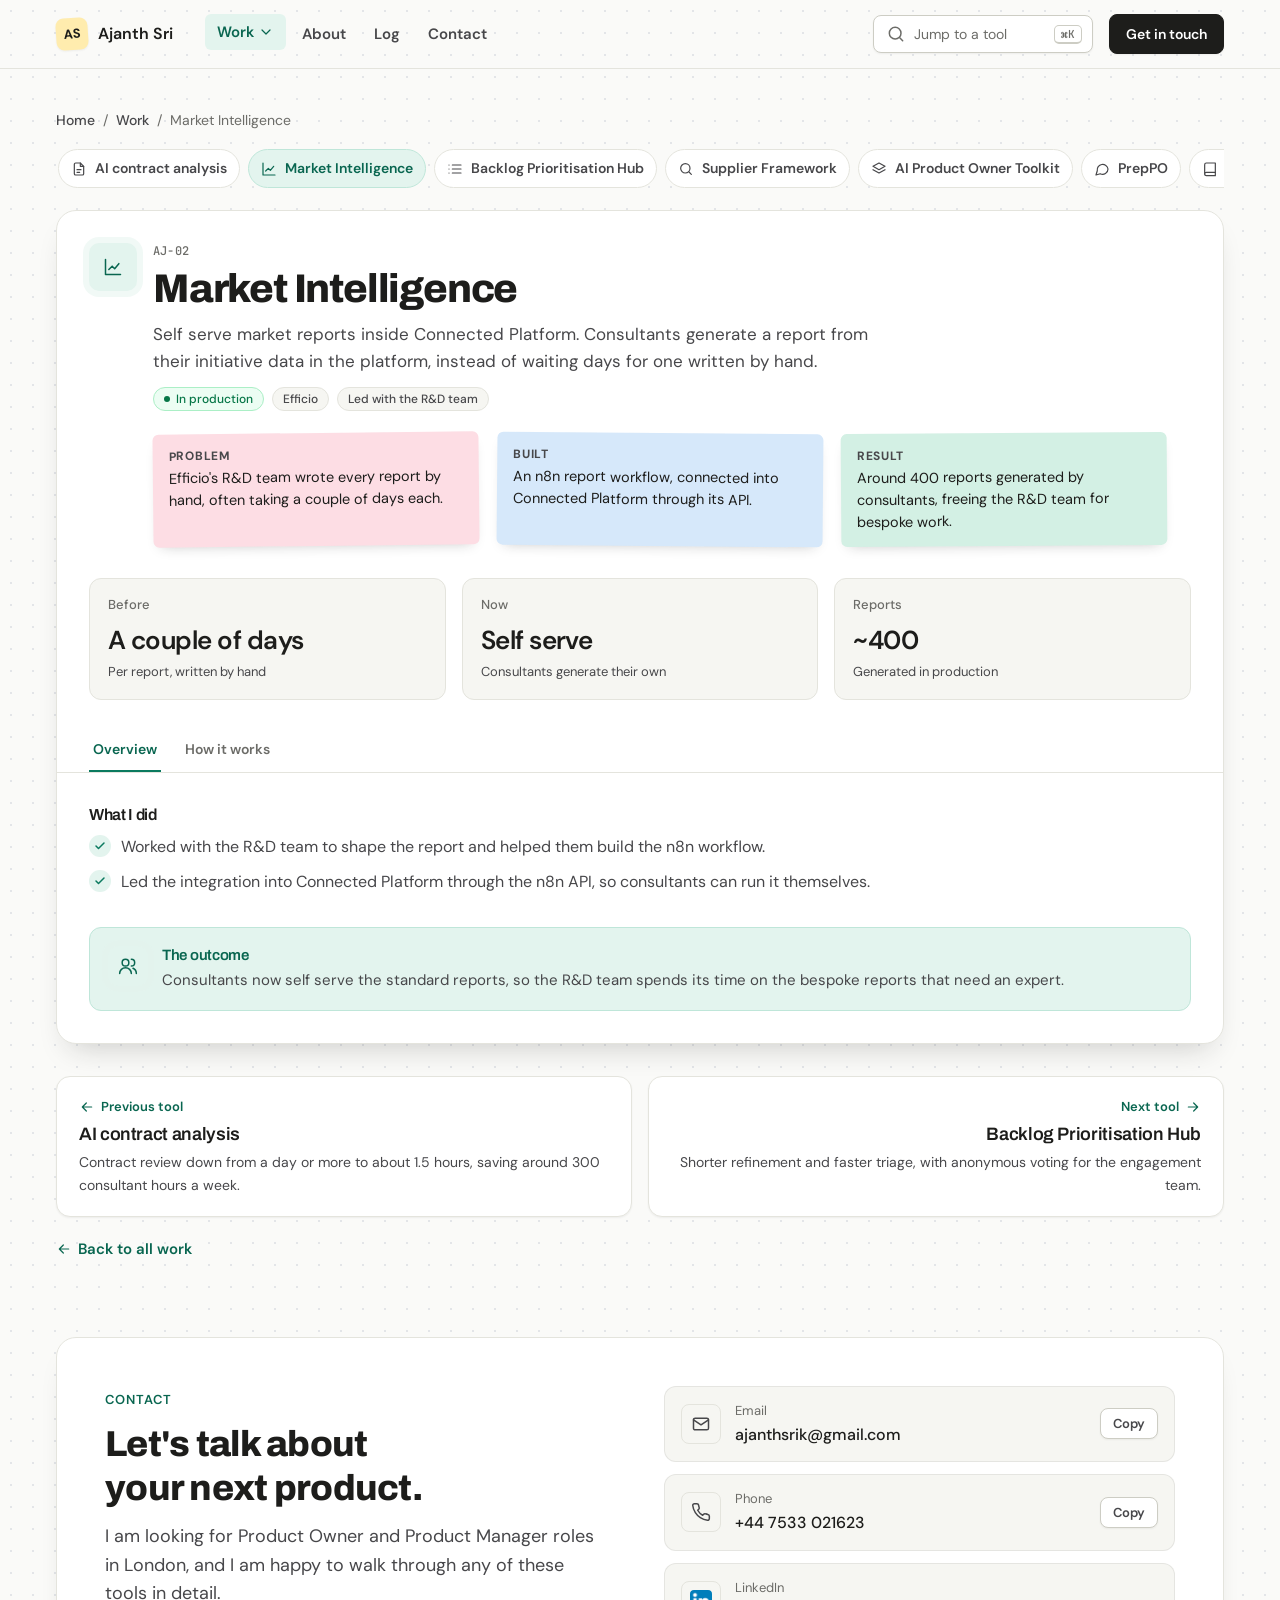
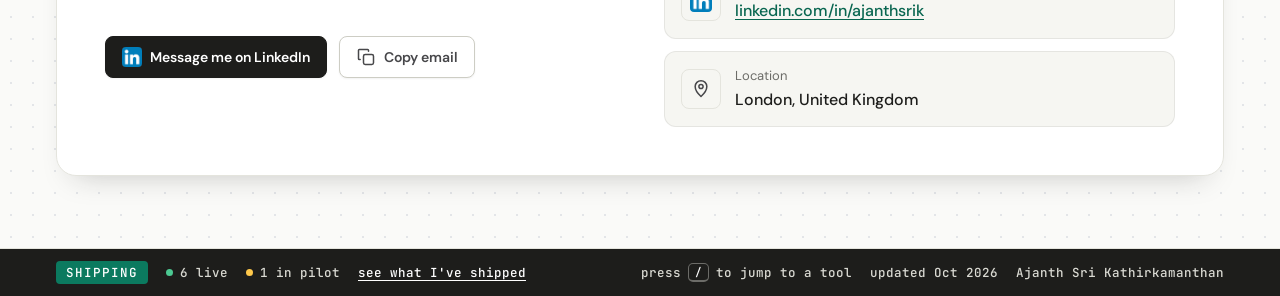
<file: work/market-intelligence.html>
<!doctype html>
<html lang="en-GB">
<head>
<meta charset="utf-8">
<meta name="viewport" content="width=device-width, initial-scale=1, viewport-fit=cover">
<title>Market Intelligence | Ajanth Sri Kathirkamanthan</title>
<meta name="description" content="Self serve market reports inside Connected Platform. Consultants generate a report from their initiative data in the platform, instead of waiting days for one written by hand.">
<meta property="og:title" content="Market Intelligence | Ajanth Sri Kathirkamanthan">
<meta property="og:description" content="Self serve market reports inside Connected Platform. Consultants generate a report from their initiative data in the platform, instead of waiting days for one written by hand.">
<meta property="og:type" content="website">
<meta property="og:url" content="https://ajanth-portfolio.vercel.app/work/market-intelligence">
<meta property="og:image" content="https://ajanth-portfolio.vercel.app/assets/og.png">
<meta property="og:image:width" content="1200">
<meta property="og:image:height" content="630">
<meta property="og:image:alt" content="Ajanth Sri Kathirkamanthan, a Product Owner who builds the product">
<meta name="twitter:card" content="summary_large_image">
<meta name="twitter:image" content="https://ajanth-portfolio.vercel.app/assets/og.png">
<meta name="robots" content="noindex, nofollow">
<meta name="theme-color" content="#FAFAF8">
<link rel="icon" href="data:image/svg+xml,%3Csvg xmlns='http://www.w3.org/2000/svg' viewBox='0 0 32 32'%3E%3Crect width='32' height='32' rx='8' fill='%23FFE27A'/%3E%3Ctext x='16' y='21' font-family='Arial,sans-serif' font-size='13' font-weight='700' fill='%231D1D1B' text-anchor='middle'%3EAS%3C/text%3E%3C/svg%3E">
<link rel="icon" type="image/png" sizes="32x32" href="../assets/icon-32.png">
<link rel="apple-touch-icon" href="../assets/apple-touch-icon.png">
<link rel="preconnect" href="https://fonts.googleapis.com">
<link rel="preconnect" href="https://fonts.gstatic.com" crossorigin>
<link rel="stylesheet" href="https://fonts.googleapis.com/css2?family=Archivo:wght@600;700;800&family=DM+Sans:wght@400;500;600;700&family=JetBrains+Mono:wght@500&display=swap">
<link rel="stylesheet" href="../assets/site.css">
<script>window.va = window.va || function () { (window.vaq = window.vaq || []).push(arguments); };
if (/vercel\.app$/.test(location.hostname)) { var va = document.createElement("script"); va.defer = true; va.src = "/_vercel/insights/script.js"; document.head.appendChild(va); }</script>
</head>
<body data-root="../">
<svg width="0" height="0" style="position:absolute" aria-hidden="true">
  <symbol id="i-search" viewBox="0 0 24 24"><circle cx="11" cy="11" r="7"/><path d="m20 20-3.5-3.5"/></symbol>
  <symbol id="i-moon" viewBox="0 0 24 24"><path d="M21 12.8A9 9 0 1 1 11.2 3a7 7 0 0 0 9.8 9.8Z"/></symbol>
  <symbol id="i-arrow" viewBox="0 0 24 24"><path d="M5 12h14M13 6l6 6-6 6"/></symbol>
  <symbol id="i-file" viewBox="0 0 24 24"><path d="M14 3H7a2 2 0 0 0-2 2v14a2 2 0 0 0 2 2h10a2 2 0 0 0 2-2V8Z"/><path d="M14 3v5h5M9 13h6M9 17h4"/></symbol>
  <symbol id="i-pen" viewBox="0 0 24 24"><path d="M12 20h9"/><path d="M16.5 3.5a2.1 2.1 0 0 1 3 3L7 19l-4 1 1-4Z"/></symbol>
  <symbol id="i-layers" viewBox="0 0 24 24"><path d="m12 3 9 5-9 5-9-5Z"/><path d="m3 13 9 5 9-5"/></symbol>
  <symbol id="i-users" viewBox="0 0 24 24"><circle cx="9" cy="8" r="4"/><path d="M2 21a7 7 0 0 1 14 0M16 4a4 4 0 0 1 0 8M22 21a7 7 0 0 0-4-6.3"/></symbol>
  <symbol id="i-rocket" viewBox="0 0 24 24"><path d="M5 15c-1.5 1.3-2 5-2 5s3.7-.5 5-2c.7-.8.7-2.2-.1-3s-2.1-.8-2.9 0Z"/><path d="M12 15 9 12a22 22 0 0 1 2-4 13 13 0 0 1 11-6c0 3-1 8-6 11a22 22 0 0 1-4 2Z"/></symbol>
  <symbol id="i-pin" viewBox="0 0 24 24"><path d="M12 21s-7-6.3-7-12a7 7 0 0 1 14 0c0 5.7-7 12-7 12Z"/><circle cx="12" cy="9" r="2.5"/></symbol>
  <symbol id="i-brief" viewBox="0 0 24 24"><rect x="3" y="7" width="18" height="13" rx="2"/><path d="M8 7V5a2 2 0 0 1 2-2h4a2 2 0 0 1 2 2v2"/></symbol>
  <symbol id="i-star" viewBox="0 0 24 24"><path d="m12 3 2.7 5.6 6.2.9-4.5 4.4 1 6.1L12 17l-5.5 3 1-6.1L3 9.5l6.2-.9Z"/></symbol>
  <symbol id="i-mail" viewBox="0 0 24 24"><rect x="3" y="5" width="18" height="14" rx="2"/><path d="m3 7 9 6 9-6"/></symbol>
  <symbol id="i-phone" viewBox="0 0 24 24"><path d="M22 16.9v3a2 2 0 0 1-2.2 2 19.8 19.8 0 0 1-8.6-3.1 19.5 19.5 0 0 1-6-6A19.8 19.8 0 0 1 2.1 4.2 2 2 0 0 1 4.1 2h3a2 2 0 0 1 2 1.7c.1 1 .4 1.9.7 2.8a2 2 0 0 1-.5 2.1L8 9.9a16 16 0 0 0 6 6l1.3-1.3a2 2 0 0 1 2.1-.4c.9.3 1.8.6 2.8.7a2 2 0 0 1 1.7 2Z"/></symbol>
  <symbol id="i-link" viewBox="0 0 24 24"><path d="M10 13a5 5 0 0 0 7.5.5l3-3a5 5 0 0 0-7-7l-1.7 1.7"/><path d="M14 11a5 5 0 0 0-7.5-.5l-3 3a5 5 0 0 0 7 7l1.7-1.7"/></symbol>
  <symbol id="i-copy" viewBox="0 0 24 24"><rect x="9" y="9" width="12" height="12" rx="2"/><path d="M5 15H4a1 1 0 0 1-1-1V4a1 1 0 0 1 1-1h10a1 1 0 0 1 1 1v1"/></symbol>
  <symbol id="i-check" viewBox="0 0 24 24"><path d="M20 6 9 17l-5-5"/></symbol>
  <symbol id="i-chat" viewBox="0 0 24 24"><path d="M21 12a8 8 0 0 1-11.6 7.1L3 21l1.9-6.4A8 8 0 1 1 21 12Z"/></symbol>
  <symbol id="i-chart" viewBox="0 0 24 24"><path d="M3 3v18h18"/><path d="M7 15l4-4 3 3 5-6"/></symbol>
  <symbol id="i-list" viewBox="0 0 24 24"><path d="M8 6h13M8 12h13M8 18h13M3 6h.01M3 12h.01M3 18h.01"/></symbol>
  <symbol id="i-book" viewBox="0 0 24 24"><path d="M4 19.5A2.5 2.5 0 0 1 6.5 17H20V3H6.5A2.5 2.5 0 0 0 4 5.5Z"/><path d="M4 19.5A2.5 2.5 0 0 0 6.5 22H20v-5"/></symbol>
  <symbol id="i-play" viewBox="0 0 24 24"><path d="m6 4 14 8-14 8Z"/></symbol>
  <symbol id="i-info" viewBox="0 0 24 24"><circle cx="12" cy="12" r="9"/><path d="M12 16v-4M12 8h.01"/></symbol>
  <symbol id="i-up" viewBox="0 0 24 24"><path d="M12 19V5M6 11l6-6 6 6"/></symbol>
  <symbol id="i-profile" viewBox="0 0 24 24"><rect x="3" y="3" width="18" height="18" rx="4"/><circle cx="12" cy="10" r="3"/><path d="M7 18a5 5 0 0 1 10 0"/></symbol>
  <symbol id="i-reset" viewBox="0 0 24 24"><path d="M3 12a9 9 0 1 0 3-6.7L3 8"/><path d="M3 3v5h5"/></symbol>
</svg>
<svg width="0" height="0" style="position:absolute" aria-hidden="true">
  <symbol id="i-chev" viewBox="0 0 24 24"><path d="m6 9 6 6 6-6"/></symbol>
  <symbol id="i-menu" viewBox="0 0 24 24"><path d="M4 6h16M4 12h16M4 18h16"/></symbol>
  <symbol id="i-close" viewBox="0 0 24 24"><path d="M6 6l12 12M18 6 6 18"/></symbol>
</svg>
<div class="scrollbar" aria-hidden="true"><div id="scrollFill"></div></div>
<header class="topbar">
  <div class="container">
    <a class="brand" href="../index.html"><span class="logo">AS</span><span>Ajanth Sri</span></a>
    <nav class="nav" aria-label="Main">
      <div class="dd" id="workDd">
        <button class="dd-btn current" type="button" aria-expanded="false" aria-controls="workMenu">Work<svg class="i"><use href="#i-chev"/></svg></button>
        <div class="dd-menu" id="workMenu" hidden>
          <div class="dd-col"><p class="dd-h">At Efficio</p><a class="dd-item" href="../work/contract-analysis.html"><span class="icon-tile"><svg class="i"><use href="#i-file"/></svg></span><span><b>AI contract analysis</b><small>Contract review down from a day or more to about 1.5 hours, saving around 300 consultant hours a week.</small></span></a>
<a class="dd-item" href="../work/market-intelligence.html" aria-current="page"><span class="icon-tile"><svg class="i"><use href="#i-chart"/></svg></span><span><b>Market Intelligence</b><small>Reports that took days to write by hand are now self serve. Around 400 generated so far.</small></span></a>
<a class="dd-item" href="../work/backlog-hub.html"><span class="icon-tile"><svg class="i"><use href="#i-list"/></svg></span><span><b>Backlog Prioritisation Hub</b><small>Shorter refinement and faster triage, with anonymous voting for the engagement team.</small></span></a>
<a class="dd-item" href="../work/supplier-framework.html"><span class="icon-tile"><svg class="i"><use href="#i-search"/></svg></span><span><b>Supplier Framework</b><small>537 suppliers across 73 public sector frameworks, searchable in one place.</small></span></a>
<a class="dd-item" href="../work/po-toolkit.html"><span class="icon-tile"><svg class="i"><use href="#i-layers"/></svg></span><span><b>AI Product Owner Toolkit</b><small>Used by Product Owners across Efficio, from stories to retrospectives.</small></span></a></div>
          <div class="dd-col"><p class="dd-h">Personal</p><a class="dd-item" href="../work/preppo.html"><span class="icon-tile"><svg class="i"><use href="#i-chat"/></svg></span><span><b>PrepPO</b><small>AI interview coach for Product Owners, live and free.</small></span></a>
<a class="dd-item" href="../work/tamil-app.html"><span class="icon-tile"><svg class="i"><use href="#i-book"/></svg></span><span><b>Tamil learning app</b><small>Live proof of concept for learning spoken Tamil, starting with Sri Lankan Tamil.</small></span></a>
            <a class="dd-all" href="../index.html#work">See all seven tools<svg class="i"><use href="#i-arrow"/></svg></a>
          </div>
        </div>
      </div>
      <a href="../about.html">About</a>
      <a href="../log.html">Log</a>
      <a href="#contact">Contact</a>
    </nav>
    <div class="spacer"></div>
    <button class="search" type="button" id="openPalette" aria-label="Search the portfolio"><svg class="i"><use href="#i-search"/></svg><span>Jump to a tool</span><kbd>⌘K</kbd></button>
    <a class="btn primary cv" href="#contact">Get in touch</a>
    <button class="btn icon menu-btn" type="button" id="menuBtn" aria-expanded="false" aria-controls="mobileMenu" aria-label="Open menu"><svg class="i"><use href="#i-menu"/></svg></button>
  </div>
  <div class="mobile-menu" id="mobileMenu" hidden>
    <div class="container">
      <p class="dd-h">Work at Efficio</p>
      <div class="m-grid"><a class="m-tool" href="../work/contract-analysis.html"><svg class="i"><use href="#i-file"/></svg>AI contract analysis</a>
<a class="m-tool" href="../work/market-intelligence.html" aria-current="page"><svg class="i"><use href="#i-chart"/></svg>Market Intelligence</a>
<a class="m-tool" href="../work/backlog-hub.html"><svg class="i"><use href="#i-list"/></svg>Backlog Prioritisation Hub</a>
<a class="m-tool" href="../work/supplier-framework.html"><svg class="i"><use href="#i-search"/></svg>Supplier Framework</a>
<a class="m-tool" href="../work/po-toolkit.html"><svg class="i"><use href="#i-layers"/></svg>AI Product Owner Toolkit</a></div>
      <p class="dd-h">Personal</p>
      <div class="m-grid"><a class="m-tool" href="../work/preppo.html"><svg class="i"><use href="#i-chat"/></svg>PrepPO</a>
<a class="m-tool" href="../work/tamil-app.html"><svg class="i"><use href="#i-book"/></svg>Tamil learning app</a></div>
      <div class="m-links">
        <a href="../index.html#work">All work</a>
        <a href="../about.html">About and how I work</a>
        <a href="../log.html">Shipped log</a>
        <a href="#contact">Contact</a>
      </div>
      <a class="btn primary m-cta" href="#contact">Get in touch</a>
    </div>
  </div>
</header>
<main id="top">
  <section class="case-page">
    <div class="container">
      <nav class="crumbs" aria-label="Breadcrumb"><a href="../index.html">Home</a><span>/</span><a href="../index.html#work">Work</a><span>/</span><span>Market Intelligence</span></nav>
      <nav class="switcher" aria-label="All tools"><a class="sw" href="contract-analysis.html"><svg class="i"><use href="#i-file"/></svg>AI contract analysis</a><a class="sw" href="market-intelligence.html" aria-current="page"><svg class="i"><use href="#i-chart"/></svg>Market Intelligence</a><a class="sw" href="backlog-hub.html"><svg class="i"><use href="#i-list"/></svg>Backlog Prioritisation Hub</a><a class="sw" href="supplier-framework.html"><svg class="i"><use href="#i-search"/></svg>Supplier Framework</a><a class="sw" href="po-toolkit.html"><svg class="i"><use href="#i-layers"/></svg>AI Product Owner Toolkit</a><a class="sw" href="preppo.html"><svg class="i"><use href="#i-chat"/></svg>PrepPO</a><a class="sw" href="tamil-app.html"><svg class="i"><use href="#i-book"/></svg>Tamil learning app</a></nav>
      <article class="case pinned" id="market" data-tabs>
          <div class="case-head">
            <div class="title">
              <span class="icon-tile"><svg class="i"><use href="#i-chart"/></svg></span>
              <div>
                <span class="key">AJ-02</span><h1>Market Intelligence</h1>
                <p class="summary">Self serve market reports inside Connected Platform. Consultants generate a report from their initiative data in the platform, instead of waiting days for one written by hand.</p>
                <div class="badges"><span class="badge ok"><span class="dot"></span>In production</span><span class="badge">Efficio</span><span class="badge">Led with the R&amp;D team</span></div>
                <dl class="tldr"><div><dt>Problem</dt><dd>Efficio's R&amp;D team wrote every report by hand, often taking a couple of days each.</dd></div><div><dt>Built</dt><dd>An n8n report workflow, connected into Connected Platform through its API.</dd></div><div><dt>Result</dt><dd>Around 400 reports generated by consultants, freeing the R&amp;D team for bespoke work.</dd></div></dl>
              </div>
            </div>
          </div>
          <div class="kpis">
            <div class="kpi"><p>Before</p><p class="num">A couple of days</p><p>Per report, written by hand</p></div>
            <div class="kpi"><p>Now</p><p class="num">Self serve</p><p>Consultants generate their own</p></div>
            <div class="kpi"><p>Reports</p><p class="num">~400</p><p>Generated in production</p></div>
          </div>
          <div class="tabbar" role="tablist">
            <button role="tab" aria-selected="true" data-tab="overview">Overview</button>
            <button role="tab" aria-selected="false" data-tab="how">How it works</button>
          </div>
          <div class="panel" data-panel="overview">
            <div class="cols">
              <div class="part"><h2 class="h4">What I did</h2>
                <ul class="checks">
                  <li>Worked with the R&amp;D team to shape the report and helped them build the n8n workflow.</li>
                  <li>Led the integration into Connected Platform through the n8n API, so consultants can run it themselves.</li>
                </ul>
              </div>
            </div>
            <div class="callout" style="margin-top:32px">
              <span class="icon-tile" style="width:40px;height:40px"><svg class="i"><use href="#i-users"/></svg></span>
              <div><h2 class="h4">The outcome</h2><p>Consultants now self serve the standard reports, so the R&amp;D team spends its time on the bespoke reports that need an expert.</p></div>
            </div>
          </div>
          <div class="panel" data-panel="how" hidden>
            <div class="cols">
              <ol class="timeline">
                <li><span class="n">1</span><div><h3 class="h5">Request</h3><p>A consultant asks for a report from their initiative in Connected Platform.</p></div></li>
                <li><span class="n">2</span><div><h3 class="h5">Send</h3><p>The platform passes the initiative data to the n8n workflow through its API.</p></div></li>
                <li><span class="n">3</span><div><h3 class="h5">Generate</h3><p>The workflow builds the report.</p></div></li>
                <li><span class="n">4</span><div><h3 class="h5">Deliver</h3><p>The finished report comes back into Connected Platform for the consultant.</p></div></li>
              </ol>
              <div class="part"><h2 class="h4">Stack</h2>
                <dl class="stack">
                  <dt>Workflows</dt><dd><span class="chip">n8n</span><span class="chip">n8n API</span></dd>
                  <dt>Front end</dt><dd><span class="chip">OutSystems</span></dd>
                </dl>
              </div>
            </div>
          </div>
        </article>
      <div class="pn">
        <a class="prev" href="contract-analysis.html"><span class="k"><svg class="i"><use href="#i-arrow"/></svg>Previous tool</span><p class="pn-t">AI contract analysis</p><p>Contract review down from a day or more to about 1.5 hours, saving around 300 consultant hours a week.</p></a>
        <a class="next" href="backlog-hub.html"><span class="k">Next tool<svg class="i"><use href="#i-arrow"/></svg></span><p class="pn-t">Backlog Prioritisation Hub</p><p>Shorter refinement and faster triage, with anonymous voting for the engagement team.</p></a>
      </div>
      <a class="backall" href="../index.html#work"><svg class="i"><use href="#i-arrow"/></svg>Back to all work</a>
    </div>
  </section>

  <section class="section" id="contact">
    <div class="container">
      <div class="contact-card pinned">
        <div>
          <p class="eyebrow">Contact</p>
          <h2 style="margin-top:12px">Let's talk about your next product.</h2>
          <p class="sub">I am looking for Product Owner and Product Manager roles in London, and I am happy to walk through any of these tools in detail.</p>
          <div class="actions">
            <a class="btn primary" href="https://www.linkedin.com/in/ajanthsrik/" target="_blank" rel="noopener"><img class="li" src="[data-uri]" alt="" width="20" height="20">Message me on LinkedIn</a>
            <button class="btn" type="button" data-copy="email"><svg class="i"><use href="#i-copy"/></svg>Copy email</button>
          </div>
        </div>
        <div class="contact-list">
          <div class="citem"><span class="ic"><svg class="i"><use href="#i-mail"/></svg></span><div><p class="k">Email</p><p class="v" id="email">ajanthsrik@gmail.com</p></div><button class="btn sm" type="button" data-copy="email">Copy</button></div>
          <div class="citem"><span class="ic"><svg class="i"><use href="#i-phone"/></svg></span><div><p class="k">Phone</p><p class="v" id="phone">+44 7533 021623</p></div><button class="btn sm" type="button" data-copy="phone">Copy</button></div>
          <div class="citem"><span class="ic"><img class="li" src="[data-uri]" alt="" width="22" height="22"></span><div><p class="k">LinkedIn</p><p class="v"><a href="https://www.linkedin.com/in/ajanthsrik/" target="_blank" rel="noopener">linkedin.com/in/ajanthsrik</a></p></div><span></span></div>
          <div class="citem"><span class="ic"><svg class="i"><use href="#i-pin"/></svg></span><div><p class="k">Location</p><p class="v">London, United Kingdom</p></div><span></span></div>
        </div>
      </div>
    </div>
  </section>
</main>
<footer class="statusbar">
  <div class="container sb">
    <span class="sb-mode">SHIPPING</span>
    <span class="sb-item"><i class="sb-dot live"></i>6 live</span>
    <span class="sb-item"><i class="sb-dot pilot"></i>1 in pilot</span>
    <a class="sb-item sb-link" href="../log.html">see what I&#39;ve shipped</a>
    <span class="sb-gap"></span>
    <span class="sb-item sb-hint">press <kbd>/</kbd> to jump to a tool</span>
    <span class="sb-item">updated Oct 2026</span>
    <span class="sb-item sb-name">Ajanth Sri Kathirkamanthan</span>
  </div>
</footer>


<div class="overlay" id="overlay" hidden>
  <div class="palette" role="dialog" aria-modal="true" aria-label="Jump to">
    <div class="in"><svg class="i"><use href="#i-search"/></svg><input id="pq" type="text" placeholder="Search tools, sections and actions" autocomplete="off" aria-label="Search"><kbd>Esc</kbd></div>
    <ul id="plist" role="listbox"></ul>
    <div class="foot"><span><kbd>↑</kbd> <kbd>↓</kbd> to move</span><span><kbd>Enter</kbd> to open</span></div>
  </div>
</div>
<button class="totop" id="toTop" type="button" aria-label="Back to top" hidden><svg class="i"><use href="#i-up"/></svg></button>
<div class="toast" id="toast" hidden><svg class="i" style="width:18px;height:18px"><use href="#i-check"/></svg><span id="toastMsg">Copied</span></div>

<script src="../assets/site.js"></script>
</body>
</html>
</file>
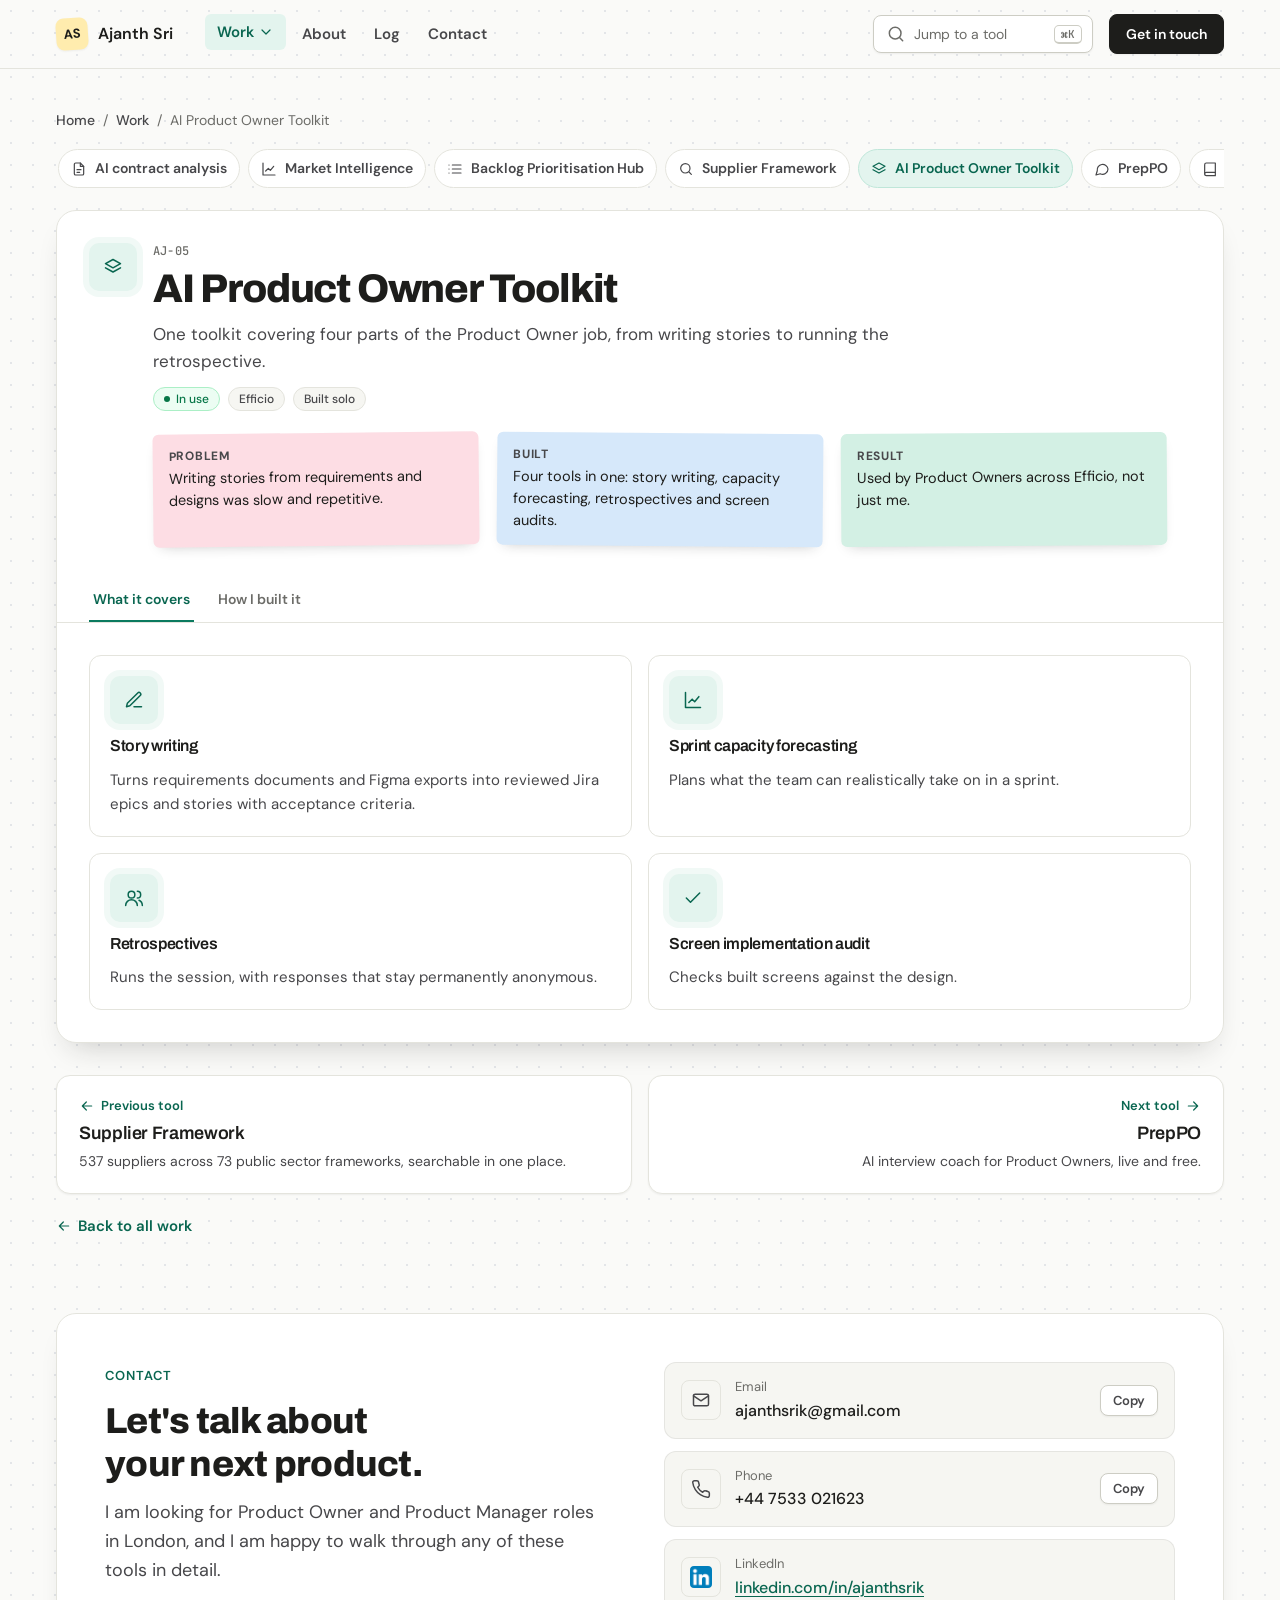
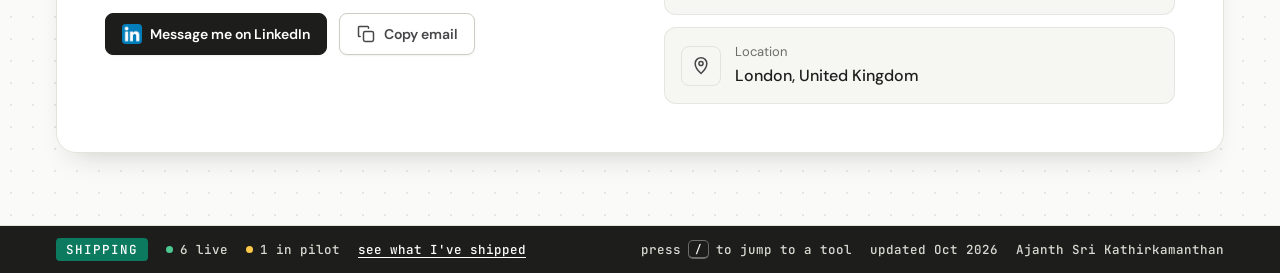
<file: work/po-toolkit.html>
<!doctype html>
<html lang="en-GB">
<head>
<meta charset="utf-8">
<meta name="viewport" content="width=device-width, initial-scale=1, viewport-fit=cover">
<title>AI Product Owner Toolkit | Ajanth Sri Kathirkamanthan</title>
<meta name="description" content="One toolkit covering four parts of the Product Owner job, from writing stories to running the retrospective.">
<meta property="og:title" content="AI Product Owner Toolkit | Ajanth Sri Kathirkamanthan">
<meta property="og:description" content="One toolkit covering four parts of the Product Owner job, from writing stories to running the retrospective.">
<meta property="og:type" content="website">
<meta property="og:url" content="https://ajanth-portfolio.vercel.app/work/po-toolkit">
<meta property="og:image" content="https://ajanth-portfolio.vercel.app/assets/og.png">
<meta property="og:image:width" content="1200">
<meta property="og:image:height" content="630">
<meta property="og:image:alt" content="Ajanth Sri Kathirkamanthan, a Product Owner who builds the product">
<meta name="twitter:card" content="summary_large_image">
<meta name="twitter:image" content="https://ajanth-portfolio.vercel.app/assets/og.png">
<meta name="robots" content="noindex, nofollow">
<meta name="theme-color" content="#FAFAF8">
<link rel="icon" href="data:image/svg+xml,%3Csvg xmlns='http://www.w3.org/2000/svg' viewBox='0 0 32 32'%3E%3Crect width='32' height='32' rx='8' fill='%23FFE27A'/%3E%3Ctext x='16' y='21' font-family='Arial,sans-serif' font-size='13' font-weight='700' fill='%231D1D1B' text-anchor='middle'%3EAS%3C/text%3E%3C/svg%3E">
<link rel="icon" type="image/png" sizes="32x32" href="../assets/icon-32.png">
<link rel="apple-touch-icon" href="../assets/apple-touch-icon.png">
<link rel="preconnect" href="https://fonts.googleapis.com">
<link rel="preconnect" href="https://fonts.gstatic.com" crossorigin>
<link rel="stylesheet" href="https://fonts.googleapis.com/css2?family=Archivo:wght@600;700;800&family=DM+Sans:wght@400;500;600;700&family=JetBrains+Mono:wght@500&display=swap">
<link rel="stylesheet" href="../assets/site.css">
<script>window.va = window.va || function () { (window.vaq = window.vaq || []).push(arguments); };
if (/vercel\.app$/.test(location.hostname)) { var va = document.createElement("script"); va.defer = true; va.src = "/_vercel/insights/script.js"; document.head.appendChild(va); }</script>
</head>
<body data-root="../">
<svg width="0" height="0" style="position:absolute" aria-hidden="true">
  <symbol id="i-search" viewBox="0 0 24 24"><circle cx="11" cy="11" r="7"/><path d="m20 20-3.5-3.5"/></symbol>
  <symbol id="i-moon" viewBox="0 0 24 24"><path d="M21 12.8A9 9 0 1 1 11.2 3a7 7 0 0 0 9.8 9.8Z"/></symbol>
  <symbol id="i-arrow" viewBox="0 0 24 24"><path d="M5 12h14M13 6l6 6-6 6"/></symbol>
  <symbol id="i-file" viewBox="0 0 24 24"><path d="M14 3H7a2 2 0 0 0-2 2v14a2 2 0 0 0 2 2h10a2 2 0 0 0 2-2V8Z"/><path d="M14 3v5h5M9 13h6M9 17h4"/></symbol>
  <symbol id="i-pen" viewBox="0 0 24 24"><path d="M12 20h9"/><path d="M16.5 3.5a2.1 2.1 0 0 1 3 3L7 19l-4 1 1-4Z"/></symbol>
  <symbol id="i-layers" viewBox="0 0 24 24"><path d="m12 3 9 5-9 5-9-5Z"/><path d="m3 13 9 5 9-5"/></symbol>
  <symbol id="i-users" viewBox="0 0 24 24"><circle cx="9" cy="8" r="4"/><path d="M2 21a7 7 0 0 1 14 0M16 4a4 4 0 0 1 0 8M22 21a7 7 0 0 0-4-6.3"/></symbol>
  <symbol id="i-rocket" viewBox="0 0 24 24"><path d="M5 15c-1.5 1.3-2 5-2 5s3.7-.5 5-2c.7-.8.7-2.2-.1-3s-2.1-.8-2.9 0Z"/><path d="M12 15 9 12a22 22 0 0 1 2-4 13 13 0 0 1 11-6c0 3-1 8-6 11a22 22 0 0 1-4 2Z"/></symbol>
  <symbol id="i-pin" viewBox="0 0 24 24"><path d="M12 21s-7-6.3-7-12a7 7 0 0 1 14 0c0 5.7-7 12-7 12Z"/><circle cx="12" cy="9" r="2.5"/></symbol>
  <symbol id="i-brief" viewBox="0 0 24 24"><rect x="3" y="7" width="18" height="13" rx="2"/><path d="M8 7V5a2 2 0 0 1 2-2h4a2 2 0 0 1 2 2v2"/></symbol>
  <symbol id="i-star" viewBox="0 0 24 24"><path d="m12 3 2.7 5.6 6.2.9-4.5 4.4 1 6.1L12 17l-5.5 3 1-6.1L3 9.5l6.2-.9Z"/></symbol>
  <symbol id="i-mail" viewBox="0 0 24 24"><rect x="3" y="5" width="18" height="14" rx="2"/><path d="m3 7 9 6 9-6"/></symbol>
  <symbol id="i-phone" viewBox="0 0 24 24"><path d="M22 16.9v3a2 2 0 0 1-2.2 2 19.8 19.8 0 0 1-8.6-3.1 19.5 19.5 0 0 1-6-6A19.8 19.8 0 0 1 2.1 4.2 2 2 0 0 1 4.1 2h3a2 2 0 0 1 2 1.7c.1 1 .4 1.9.7 2.8a2 2 0 0 1-.5 2.1L8 9.9a16 16 0 0 0 6 6l1.3-1.3a2 2 0 0 1 2.1-.4c.9.3 1.8.6 2.8.7a2 2 0 0 1 1.7 2Z"/></symbol>
  <symbol id="i-link" viewBox="0 0 24 24"><path d="M10 13a5 5 0 0 0 7.5.5l3-3a5 5 0 0 0-7-7l-1.7 1.7"/><path d="M14 11a5 5 0 0 0-7.5-.5l-3 3a5 5 0 0 0 7 7l1.7-1.7"/></symbol>
  <symbol id="i-copy" viewBox="0 0 24 24"><rect x="9" y="9" width="12" height="12" rx="2"/><path d="M5 15H4a1 1 0 0 1-1-1V4a1 1 0 0 1 1-1h10a1 1 0 0 1 1 1v1"/></symbol>
  <symbol id="i-check" viewBox="0 0 24 24"><path d="M20 6 9 17l-5-5"/></symbol>
  <symbol id="i-chat" viewBox="0 0 24 24"><path d="M21 12a8 8 0 0 1-11.6 7.1L3 21l1.9-6.4A8 8 0 1 1 21 12Z"/></symbol>
  <symbol id="i-chart" viewBox="0 0 24 24"><path d="M3 3v18h18"/><path d="M7 15l4-4 3 3 5-6"/></symbol>
  <symbol id="i-list" viewBox="0 0 24 24"><path d="M8 6h13M8 12h13M8 18h13M3 6h.01M3 12h.01M3 18h.01"/></symbol>
  <symbol id="i-book" viewBox="0 0 24 24"><path d="M4 19.5A2.5 2.5 0 0 1 6.5 17H20V3H6.5A2.5 2.5 0 0 0 4 5.5Z"/><path d="M4 19.5A2.5 2.5 0 0 0 6.5 22H20v-5"/></symbol>
  <symbol id="i-play" viewBox="0 0 24 24"><path d="m6 4 14 8-14 8Z"/></symbol>
  <symbol id="i-info" viewBox="0 0 24 24"><circle cx="12" cy="12" r="9"/><path d="M12 16v-4M12 8h.01"/></symbol>
  <symbol id="i-up" viewBox="0 0 24 24"><path d="M12 19V5M6 11l6-6 6 6"/></symbol>
  <symbol id="i-profile" viewBox="0 0 24 24"><rect x="3" y="3" width="18" height="18" rx="4"/><circle cx="12" cy="10" r="3"/><path d="M7 18a5 5 0 0 1 10 0"/></symbol>
  <symbol id="i-reset" viewBox="0 0 24 24"><path d="M3 12a9 9 0 1 0 3-6.7L3 8"/><path d="M3 3v5h5"/></symbol>
</svg>
<svg width="0" height="0" style="position:absolute" aria-hidden="true">
  <symbol id="i-chev" viewBox="0 0 24 24"><path d="m6 9 6 6 6-6"/></symbol>
  <symbol id="i-menu" viewBox="0 0 24 24"><path d="M4 6h16M4 12h16M4 18h16"/></symbol>
  <symbol id="i-close" viewBox="0 0 24 24"><path d="M6 6l12 12M18 6 6 18"/></symbol>
</svg>
<div class="scrollbar" aria-hidden="true"><div id="scrollFill"></div></div>
<header class="topbar">
  <div class="container">
    <a class="brand" href="../index.html"><span class="logo">AS</span><span>Ajanth Sri</span></a>
    <nav class="nav" aria-label="Main">
      <div class="dd" id="workDd">
        <button class="dd-btn current" type="button" aria-expanded="false" aria-controls="workMenu">Work<svg class="i"><use href="#i-chev"/></svg></button>
        <div class="dd-menu" id="workMenu" hidden>
          <div class="dd-col"><p class="dd-h">At Efficio</p><a class="dd-item" href="../work/contract-analysis.html"><span class="icon-tile"><svg class="i"><use href="#i-file"/></svg></span><span><b>AI contract analysis</b><small>Contract review down from a day or more to about 1.5 hours, saving around 300 consultant hours a week.</small></span></a>
<a class="dd-item" href="../work/market-intelligence.html"><span class="icon-tile"><svg class="i"><use href="#i-chart"/></svg></span><span><b>Market Intelligence</b><small>Reports that took days to write by hand are now self serve. Around 400 generated so far.</small></span></a>
<a class="dd-item" href="../work/backlog-hub.html"><span class="icon-tile"><svg class="i"><use href="#i-list"/></svg></span><span><b>Backlog Prioritisation Hub</b><small>Shorter refinement and faster triage, with anonymous voting for the engagement team.</small></span></a>
<a class="dd-item" href="../work/supplier-framework.html"><span class="icon-tile"><svg class="i"><use href="#i-search"/></svg></span><span><b>Supplier Framework</b><small>537 suppliers across 73 public sector frameworks, searchable in one place.</small></span></a>
<a class="dd-item" href="../work/po-toolkit.html" aria-current="page"><span class="icon-tile"><svg class="i"><use href="#i-layers"/></svg></span><span><b>AI Product Owner Toolkit</b><small>Used by Product Owners across Efficio, from stories to retrospectives.</small></span></a></div>
          <div class="dd-col"><p class="dd-h">Personal</p><a class="dd-item" href="../work/preppo.html"><span class="icon-tile"><svg class="i"><use href="#i-chat"/></svg></span><span><b>PrepPO</b><small>AI interview coach for Product Owners, live and free.</small></span></a>
<a class="dd-item" href="../work/tamil-app.html"><span class="icon-tile"><svg class="i"><use href="#i-book"/></svg></span><span><b>Tamil learning app</b><small>Live proof of concept for learning spoken Tamil, starting with Sri Lankan Tamil.</small></span></a>
            <a class="dd-all" href="../index.html#work">See all seven tools<svg class="i"><use href="#i-arrow"/></svg></a>
          </div>
        </div>
      </div>
      <a href="../about.html">About</a>
      <a href="../log.html">Log</a>
      <a href="#contact">Contact</a>
    </nav>
    <div class="spacer"></div>
    <button class="search" type="button" id="openPalette" aria-label="Search the portfolio"><svg class="i"><use href="#i-search"/></svg><span>Jump to a tool</span><kbd>⌘K</kbd></button>
    <a class="btn primary cv" href="#contact">Get in touch</a>
    <button class="btn icon menu-btn" type="button" id="menuBtn" aria-expanded="false" aria-controls="mobileMenu" aria-label="Open menu"><svg class="i"><use href="#i-menu"/></svg></button>
  </div>
  <div class="mobile-menu" id="mobileMenu" hidden>
    <div class="container">
      <p class="dd-h">Work at Efficio</p>
      <div class="m-grid"><a class="m-tool" href="../work/contract-analysis.html"><svg class="i"><use href="#i-file"/></svg>AI contract analysis</a>
<a class="m-tool" href="../work/market-intelligence.html"><svg class="i"><use href="#i-chart"/></svg>Market Intelligence</a>
<a class="m-tool" href="../work/backlog-hub.html"><svg class="i"><use href="#i-list"/></svg>Backlog Prioritisation Hub</a>
<a class="m-tool" href="../work/supplier-framework.html"><svg class="i"><use href="#i-search"/></svg>Supplier Framework</a>
<a class="m-tool" href="../work/po-toolkit.html" aria-current="page"><svg class="i"><use href="#i-layers"/></svg>AI Product Owner Toolkit</a></div>
      <p class="dd-h">Personal</p>
      <div class="m-grid"><a class="m-tool" href="../work/preppo.html"><svg class="i"><use href="#i-chat"/></svg>PrepPO</a>
<a class="m-tool" href="../work/tamil-app.html"><svg class="i"><use href="#i-book"/></svg>Tamil learning app</a></div>
      <div class="m-links">
        <a href="../index.html#work">All work</a>
        <a href="../about.html">About and how I work</a>
        <a href="../log.html">Shipped log</a>
        <a href="#contact">Contact</a>
      </div>
      <a class="btn primary m-cta" href="#contact">Get in touch</a>
    </div>
  </div>
</header>
<main id="top">
  <section class="case-page">
    <div class="container">
      <nav class="crumbs" aria-label="Breadcrumb"><a href="../index.html">Home</a><span>/</span><a href="../index.html#work">Work</a><span>/</span><span>AI Product Owner Toolkit</span></nav>
      <nav class="switcher" aria-label="All tools"><a class="sw" href="contract-analysis.html"><svg class="i"><use href="#i-file"/></svg>AI contract analysis</a><a class="sw" href="market-intelligence.html"><svg class="i"><use href="#i-chart"/></svg>Market Intelligence</a><a class="sw" href="backlog-hub.html"><svg class="i"><use href="#i-list"/></svg>Backlog Prioritisation Hub</a><a class="sw" href="supplier-framework.html"><svg class="i"><use href="#i-search"/></svg>Supplier Framework</a><a class="sw" href="po-toolkit.html" aria-current="page"><svg class="i"><use href="#i-layers"/></svg>AI Product Owner Toolkit</a><a class="sw" href="preppo.html"><svg class="i"><use href="#i-chat"/></svg>PrepPO</a><a class="sw" href="tamil-app.html"><svg class="i"><use href="#i-book"/></svg>Tamil learning app</a></nav>
      <article class="case pinned" id="toolkit" data-tabs>
          <div class="case-head">
            <div class="title">
              <span class="icon-tile"><svg class="i"><use href="#i-layers"/></svg></span>
              <div>
                <span class="key">AJ-05</span><h1>AI Product Owner Toolkit</h1>
                <p class="summary">One toolkit covering four parts of the Product Owner job, from writing stories to running the retrospective.</p>
                <div class="badges"><span class="badge ok"><span class="dot"></span>In use</span><span class="badge">Efficio</span><span class="badge">Built solo</span></div>
                <dl class="tldr"><div><dt>Problem</dt><dd>Writing stories from requirements and designs was slow and repetitive.</dd></div><div><dt>Built</dt><dd>Four tools in one: story writing, capacity forecasting, retrospectives and screen audits.</dd></div><div><dt>Result</dt><dd>Used by Product Owners across Efficio, not just me.</dd></div></dl>
              </div>
            </div>
          </div>
          <div class="tabbar" role="tablist">
            <button role="tab" aria-selected="true" data-tab="overview">What it covers</button>
            <button role="tab" aria-selected="false" data-tab="built">How I built it</button>
          </div>
          <div class="panel" data-panel="overview">
            <div class="modules">
              <div class="module"><span class="icon-tile"><svg class="i"><use href="#i-pen"/></svg></span><h2 class="h4">Story writing</h2><p>Turns requirements documents and Figma exports into reviewed Jira epics and stories with acceptance criteria.</p></div>
              <div class="module"><span class="icon-tile"><svg class="i"><use href="#i-chart"/></svg></span><h2 class="h4">Sprint capacity forecasting</h2><p>Plans what the team can realistically take on in a sprint.</p></div>
              <div class="module"><span class="icon-tile"><svg class="i"><use href="#i-users"/></svg></span><h2 class="h4">Retrospectives</h2><p>Runs the session, with responses that stay permanently anonymous.</p></div>
              <div class="module"><span class="icon-tile"><svg class="i"><use href="#i-check"/></svg></span><h2 class="h4">Screen implementation audit</h2><p>Checks built screens against the design.</p></div>
            </div>
          </div>
          <div class="panel" data-panel="built" hidden>
            <div class="cols">
              <div class="part"><h2 class="h4">How I built it</h2><p>I built it on my own. It began as a Python FastAPI app that only I could run. I migrated it to TypeScript on Cloudflare Workers so other Product Owners at Efficio could use it too, which stopped me being the bottleneck.</p>
                <dl class="stack" style="margin-top:12px">
                  <dt>Now</dt><dd><span class="chip">TypeScript</span><span class="chip">Cloudflare Workers</span></dd>
                  <dt>Before</dt><dd><span class="chip">Python</span><span class="chip">FastAPI</span></dd>
                  <dt>Connects to</dt><dd><span class="chip">Jira</span><span class="chip">Figma exports</span></dd>
                </dl>
              </div>
            </div>
          </div>
        </article>
      <div class="pn">
        <a class="prev" href="supplier-framework.html"><span class="k"><svg class="i"><use href="#i-arrow"/></svg>Previous tool</span><p class="pn-t">Supplier Framework</p><p>537 suppliers across 73 public sector frameworks, searchable in one place.</p></a>
        <a class="next" href="preppo.html"><span class="k">Next tool<svg class="i"><use href="#i-arrow"/></svg></span><p class="pn-t">PrepPO</p><p>AI interview coach for Product Owners, live and free.</p></a>
      </div>
      <a class="backall" href="../index.html#work"><svg class="i"><use href="#i-arrow"/></svg>Back to all work</a>
    </div>
  </section>

  <section class="section" id="contact">
    <div class="container">
      <div class="contact-card pinned">
        <div>
          <p class="eyebrow">Contact</p>
          <h2 style="margin-top:12px">Let's talk about your next product.</h2>
          <p class="sub">I am looking for Product Owner and Product Manager roles in London, and I am happy to walk through any of these tools in detail.</p>
          <div class="actions">
            <a class="btn primary" href="https://www.linkedin.com/in/ajanthsrik/" target="_blank" rel="noopener"><img class="li" src="[data-uri]" alt="" width="20" height="20">Message me on LinkedIn</a>
            <button class="btn" type="button" data-copy="email"><svg class="i"><use href="#i-copy"/></svg>Copy email</button>
          </div>
        </div>
        <div class="contact-list">
          <div class="citem"><span class="ic"><svg class="i"><use href="#i-mail"/></svg></span><div><p class="k">Email</p><p class="v" id="email">ajanthsrik@gmail.com</p></div><button class="btn sm" type="button" data-copy="email">Copy</button></div>
          <div class="citem"><span class="ic"><svg class="i"><use href="#i-phone"/></svg></span><div><p class="k">Phone</p><p class="v" id="phone">+44 7533 021623</p></div><button class="btn sm" type="button" data-copy="phone">Copy</button></div>
          <div class="citem"><span class="ic"><img class="li" src="[data-uri]" alt="" width="22" height="22"></span><div><p class="k">LinkedIn</p><p class="v"><a href="https://www.linkedin.com/in/ajanthsrik/" target="_blank" rel="noopener">linkedin.com/in/ajanthsrik</a></p></div><span></span></div>
          <div class="citem"><span class="ic"><svg class="i"><use href="#i-pin"/></svg></span><div><p class="k">Location</p><p class="v">London, United Kingdom</p></div><span></span></div>
        </div>
      </div>
    </div>
  </section>
</main>
<footer class="statusbar">
  <div class="container sb">
    <span class="sb-mode">SHIPPING</span>
    <span class="sb-item"><i class="sb-dot live"></i>6 live</span>
    <span class="sb-item"><i class="sb-dot pilot"></i>1 in pilot</span>
    <a class="sb-item sb-link" href="../log.html">see what I&#39;ve shipped</a>
    <span class="sb-gap"></span>
    <span class="sb-item sb-hint">press <kbd>/</kbd> to jump to a tool</span>
    <span class="sb-item">updated Oct 2026</span>
    <span class="sb-item sb-name">Ajanth Sri Kathirkamanthan</span>
  </div>
</footer>


<div class="overlay" id="overlay" hidden>
  <div class="palette" role="dialog" aria-modal="true" aria-label="Jump to">
    <div class="in"><svg class="i"><use href="#i-search"/></svg><input id="pq" type="text" placeholder="Search tools, sections and actions" autocomplete="off" aria-label="Search"><kbd>Esc</kbd></div>
    <ul id="plist" role="listbox"></ul>
    <div class="foot"><span><kbd>↑</kbd> <kbd>↓</kbd> to move</span><span><kbd>Enter</kbd> to open</span></div>
  </div>
</div>
<button class="totop" id="toTop" type="button" aria-label="Back to top" hidden><svg class="i"><use href="#i-up"/></svg></button>
<div class="toast" id="toast" hidden><svg class="i" style="width:18px;height:18px"><use href="#i-check"/></svg><span id="toastMsg">Copied</span></div>

<script src="../assets/site.js"></script>
</body>
</html>
</file>
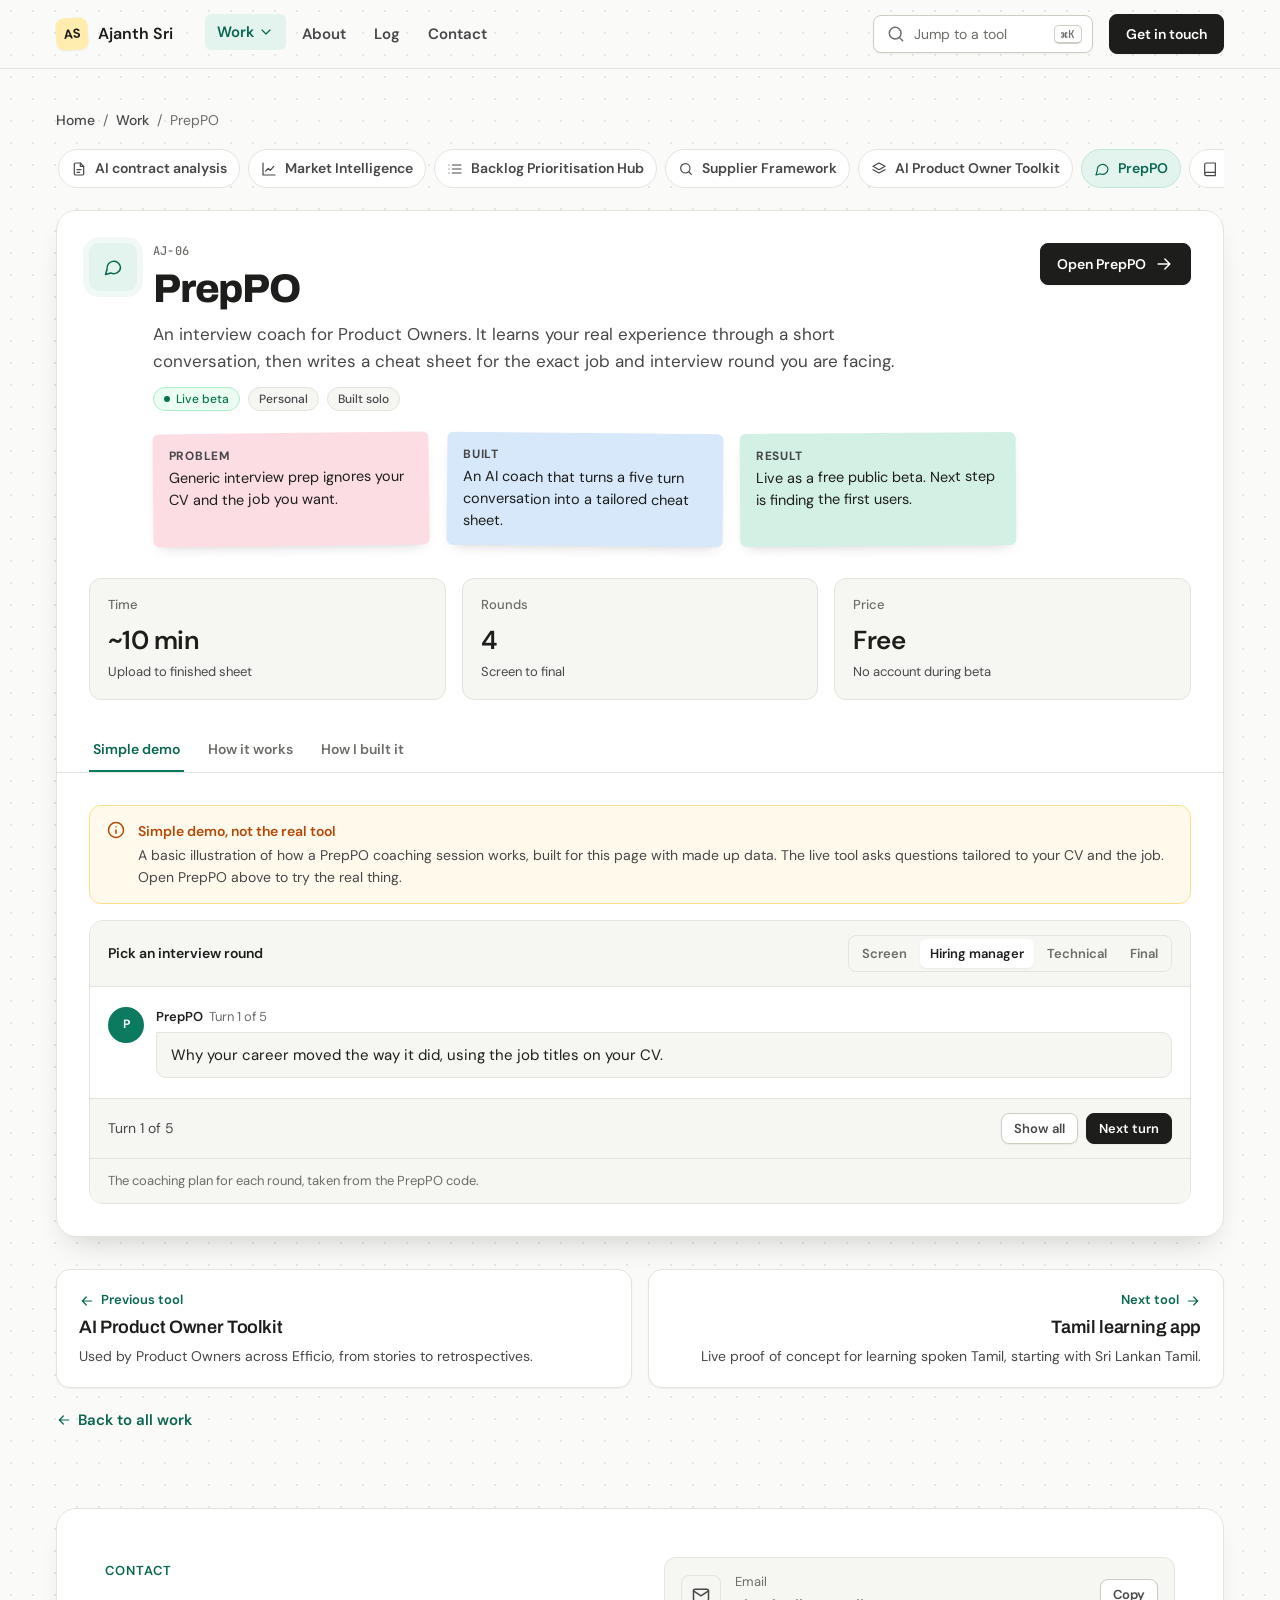
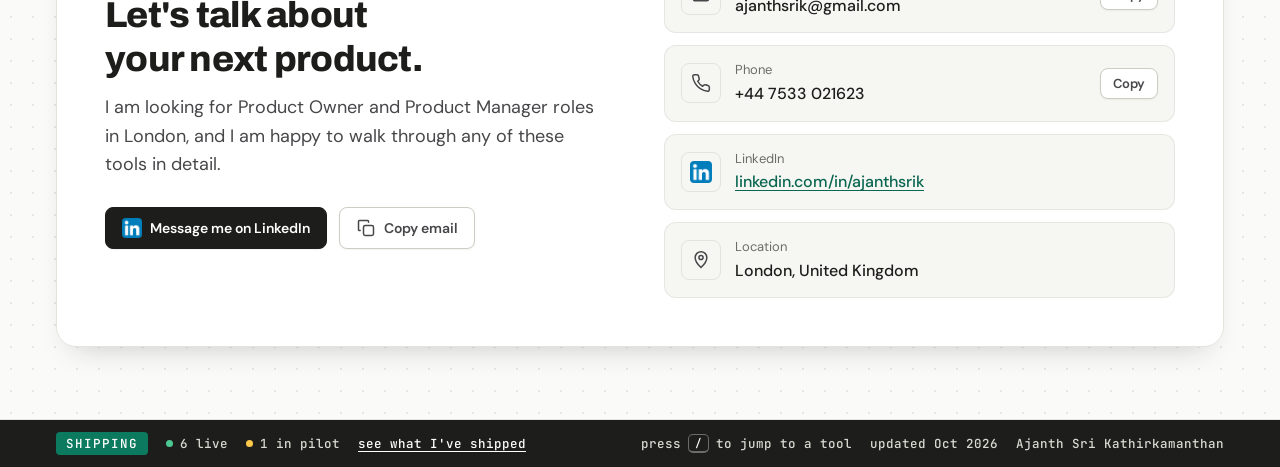
<file: work/preppo.html>
<!doctype html>
<html lang="en-GB">
<head>
<meta charset="utf-8">
<meta name="viewport" content="width=device-width, initial-scale=1, viewport-fit=cover">
<title>PrepPO | Ajanth Sri Kathirkamanthan</title>
<meta name="description" content="An interview coach for Product Owners. It learns your real experience through a short conversation, then writes a cheat sheet for the exact job and interview round you are facing.">
<meta property="og:title" content="PrepPO | Ajanth Sri Kathirkamanthan">
<meta property="og:description" content="An interview coach for Product Owners. It learns your real experience through a short conversation, then writes a cheat sheet for the exact job and interview round you are facing.">
<meta property="og:type" content="website">
<meta property="og:url" content="https://ajanth-portfolio.vercel.app/work/preppo">
<meta property="og:image" content="https://ajanth-portfolio.vercel.app/assets/og.png">
<meta property="og:image:width" content="1200">
<meta property="og:image:height" content="630">
<meta property="og:image:alt" content="Ajanth Sri Kathirkamanthan, a Product Owner who builds the product">
<meta name="twitter:card" content="summary_large_image">
<meta name="twitter:image" content="https://ajanth-portfolio.vercel.app/assets/og.png">
<meta name="robots" content="noindex, nofollow">
<meta name="theme-color" content="#FAFAF8">
<link rel="icon" href="data:image/svg+xml,%3Csvg xmlns='http://www.w3.org/2000/svg' viewBox='0 0 32 32'%3E%3Crect width='32' height='32' rx='8' fill='%23FFE27A'/%3E%3Ctext x='16' y='21' font-family='Arial,sans-serif' font-size='13' font-weight='700' fill='%231D1D1B' text-anchor='middle'%3EAS%3C/text%3E%3C/svg%3E">
<link rel="icon" type="image/png" sizes="32x32" href="../assets/icon-32.png">
<link rel="apple-touch-icon" href="../assets/apple-touch-icon.png">
<link rel="preconnect" href="https://fonts.googleapis.com">
<link rel="preconnect" href="https://fonts.gstatic.com" crossorigin>
<link rel="stylesheet" href="https://fonts.googleapis.com/css2?family=Archivo:wght@600;700;800&family=DM+Sans:wght@400;500;600;700&family=JetBrains+Mono:wght@500&display=swap">
<link rel="stylesheet" href="../assets/site.css">
<script>window.va = window.va || function () { (window.vaq = window.vaq || []).push(arguments); };
if (/vercel\.app$/.test(location.hostname)) { var va = document.createElement("script"); va.defer = true; va.src = "/_vercel/insights/script.js"; document.head.appendChild(va); }</script>
</head>
<body data-root="../">
<svg width="0" height="0" style="position:absolute" aria-hidden="true">
  <symbol id="i-search" viewBox="0 0 24 24"><circle cx="11" cy="11" r="7"/><path d="m20 20-3.5-3.5"/></symbol>
  <symbol id="i-moon" viewBox="0 0 24 24"><path d="M21 12.8A9 9 0 1 1 11.2 3a7 7 0 0 0 9.8 9.8Z"/></symbol>
  <symbol id="i-arrow" viewBox="0 0 24 24"><path d="M5 12h14M13 6l6 6-6 6"/></symbol>
  <symbol id="i-file" viewBox="0 0 24 24"><path d="M14 3H7a2 2 0 0 0-2 2v14a2 2 0 0 0 2 2h10a2 2 0 0 0 2-2V8Z"/><path d="M14 3v5h5M9 13h6M9 17h4"/></symbol>
  <symbol id="i-pen" viewBox="0 0 24 24"><path d="M12 20h9"/><path d="M16.5 3.5a2.1 2.1 0 0 1 3 3L7 19l-4 1 1-4Z"/></symbol>
  <symbol id="i-layers" viewBox="0 0 24 24"><path d="m12 3 9 5-9 5-9-5Z"/><path d="m3 13 9 5 9-5"/></symbol>
  <symbol id="i-users" viewBox="0 0 24 24"><circle cx="9" cy="8" r="4"/><path d="M2 21a7 7 0 0 1 14 0M16 4a4 4 0 0 1 0 8M22 21a7 7 0 0 0-4-6.3"/></symbol>
  <symbol id="i-rocket" viewBox="0 0 24 24"><path d="M5 15c-1.5 1.3-2 5-2 5s3.7-.5 5-2c.7-.8.7-2.2-.1-3s-2.1-.8-2.9 0Z"/><path d="M12 15 9 12a22 22 0 0 1 2-4 13 13 0 0 1 11-6c0 3-1 8-6 11a22 22 0 0 1-4 2Z"/></symbol>
  <symbol id="i-pin" viewBox="0 0 24 24"><path d="M12 21s-7-6.3-7-12a7 7 0 0 1 14 0c0 5.7-7 12-7 12Z"/><circle cx="12" cy="9" r="2.5"/></symbol>
  <symbol id="i-brief" viewBox="0 0 24 24"><rect x="3" y="7" width="18" height="13" rx="2"/><path d="M8 7V5a2 2 0 0 1 2-2h4a2 2 0 0 1 2 2v2"/></symbol>
  <symbol id="i-star" viewBox="0 0 24 24"><path d="m12 3 2.7 5.6 6.2.9-4.5 4.4 1 6.1L12 17l-5.5 3 1-6.1L3 9.5l6.2-.9Z"/></symbol>
  <symbol id="i-mail" viewBox="0 0 24 24"><rect x="3" y="5" width="18" height="14" rx="2"/><path d="m3 7 9 6 9-6"/></symbol>
  <symbol id="i-phone" viewBox="0 0 24 24"><path d="M22 16.9v3a2 2 0 0 1-2.2 2 19.8 19.8 0 0 1-8.6-3.1 19.5 19.5 0 0 1-6-6A19.8 19.8 0 0 1 2.1 4.2 2 2 0 0 1 4.1 2h3a2 2 0 0 1 2 1.7c.1 1 .4 1.9.7 2.8a2 2 0 0 1-.5 2.1L8 9.9a16 16 0 0 0 6 6l1.3-1.3a2 2 0 0 1 2.1-.4c.9.3 1.8.6 2.8.7a2 2 0 0 1 1.7 2Z"/></symbol>
  <symbol id="i-link" viewBox="0 0 24 24"><path d="M10 13a5 5 0 0 0 7.5.5l3-3a5 5 0 0 0-7-7l-1.7 1.7"/><path d="M14 11a5 5 0 0 0-7.5-.5l-3 3a5 5 0 0 0 7 7l1.7-1.7"/></symbol>
  <symbol id="i-copy" viewBox="0 0 24 24"><rect x="9" y="9" width="12" height="12" rx="2"/><path d="M5 15H4a1 1 0 0 1-1-1V4a1 1 0 0 1 1-1h10a1 1 0 0 1 1 1v1"/></symbol>
  <symbol id="i-check" viewBox="0 0 24 24"><path d="M20 6 9 17l-5-5"/></symbol>
  <symbol id="i-chat" viewBox="0 0 24 24"><path d="M21 12a8 8 0 0 1-11.6 7.1L3 21l1.9-6.4A8 8 0 1 1 21 12Z"/></symbol>
  <symbol id="i-chart" viewBox="0 0 24 24"><path d="M3 3v18h18"/><path d="M7 15l4-4 3 3 5-6"/></symbol>
  <symbol id="i-list" viewBox="0 0 24 24"><path d="M8 6h13M8 12h13M8 18h13M3 6h.01M3 12h.01M3 18h.01"/></symbol>
  <symbol id="i-book" viewBox="0 0 24 24"><path d="M4 19.5A2.5 2.5 0 0 1 6.5 17H20V3H6.5A2.5 2.5 0 0 0 4 5.5Z"/><path d="M4 19.5A2.5 2.5 0 0 0 6.5 22H20v-5"/></symbol>
  <symbol id="i-play" viewBox="0 0 24 24"><path d="m6 4 14 8-14 8Z"/></symbol>
  <symbol id="i-info" viewBox="0 0 24 24"><circle cx="12" cy="12" r="9"/><path d="M12 16v-4M12 8h.01"/></symbol>
  <symbol id="i-up" viewBox="0 0 24 24"><path d="M12 19V5M6 11l6-6 6 6"/></symbol>
  <symbol id="i-profile" viewBox="0 0 24 24"><rect x="3" y="3" width="18" height="18" rx="4"/><circle cx="12" cy="10" r="3"/><path d="M7 18a5 5 0 0 1 10 0"/></symbol>
  <symbol id="i-reset" viewBox="0 0 24 24"><path d="M3 12a9 9 0 1 0 3-6.7L3 8"/><path d="M3 3v5h5"/></symbol>
</svg>
<svg width="0" height="0" style="position:absolute" aria-hidden="true">
  <symbol id="i-chev" viewBox="0 0 24 24"><path d="m6 9 6 6 6-6"/></symbol>
  <symbol id="i-menu" viewBox="0 0 24 24"><path d="M4 6h16M4 12h16M4 18h16"/></symbol>
  <symbol id="i-close" viewBox="0 0 24 24"><path d="M6 6l12 12M18 6 6 18"/></symbol>
</svg>
<div class="scrollbar" aria-hidden="true"><div id="scrollFill"></div></div>
<header class="topbar">
  <div class="container">
    <a class="brand" href="../index.html"><span class="logo">AS</span><span>Ajanth Sri</span></a>
    <nav class="nav" aria-label="Main">
      <div class="dd" id="workDd">
        <button class="dd-btn current" type="button" aria-expanded="false" aria-controls="workMenu">Work<svg class="i"><use href="#i-chev"/></svg></button>
        <div class="dd-menu" id="workMenu" hidden>
          <div class="dd-col"><p class="dd-h">At Efficio</p><a class="dd-item" href="../work/contract-analysis.html"><span class="icon-tile"><svg class="i"><use href="#i-file"/></svg></span><span><b>AI contract analysis</b><small>Contract review down from a day or more to about 1.5 hours, saving around 300 consultant hours a week.</small></span></a>
<a class="dd-item" href="../work/market-intelligence.html"><span class="icon-tile"><svg class="i"><use href="#i-chart"/></svg></span><span><b>Market Intelligence</b><small>Reports that took days to write by hand are now self serve. Around 400 generated so far.</small></span></a>
<a class="dd-item" href="../work/backlog-hub.html"><span class="icon-tile"><svg class="i"><use href="#i-list"/></svg></span><span><b>Backlog Prioritisation Hub</b><small>Shorter refinement and faster triage, with anonymous voting for the engagement team.</small></span></a>
<a class="dd-item" href="../work/supplier-framework.html"><span class="icon-tile"><svg class="i"><use href="#i-search"/></svg></span><span><b>Supplier Framework</b><small>537 suppliers across 73 public sector frameworks, searchable in one place.</small></span></a>
<a class="dd-item" href="../work/po-toolkit.html"><span class="icon-tile"><svg class="i"><use href="#i-layers"/></svg></span><span><b>AI Product Owner Toolkit</b><small>Used by Product Owners across Efficio, from stories to retrospectives.</small></span></a></div>
          <div class="dd-col"><p class="dd-h">Personal</p><a class="dd-item" href="../work/preppo.html" aria-current="page"><span class="icon-tile"><svg class="i"><use href="#i-chat"/></svg></span><span><b>PrepPO</b><small>AI interview coach for Product Owners, live and free.</small></span></a>
<a class="dd-item" href="../work/tamil-app.html"><span class="icon-tile"><svg class="i"><use href="#i-book"/></svg></span><span><b>Tamil learning app</b><small>Live proof of concept for learning spoken Tamil, starting with Sri Lankan Tamil.</small></span></a>
            <a class="dd-all" href="../index.html#work">See all seven tools<svg class="i"><use href="#i-arrow"/></svg></a>
          </div>
        </div>
      </div>
      <a href="../about.html">About</a>
      <a href="../log.html">Log</a>
      <a href="#contact">Contact</a>
    </nav>
    <div class="spacer"></div>
    <button class="search" type="button" id="openPalette" aria-label="Search the portfolio"><svg class="i"><use href="#i-search"/></svg><span>Jump to a tool</span><kbd>⌘K</kbd></button>
    <a class="btn primary cv" href="#contact">Get in touch</a>
    <button class="btn icon menu-btn" type="button" id="menuBtn" aria-expanded="false" aria-controls="mobileMenu" aria-label="Open menu"><svg class="i"><use href="#i-menu"/></svg></button>
  </div>
  <div class="mobile-menu" id="mobileMenu" hidden>
    <div class="container">
      <p class="dd-h">Work at Efficio</p>
      <div class="m-grid"><a class="m-tool" href="../work/contract-analysis.html"><svg class="i"><use href="#i-file"/></svg>AI contract analysis</a>
<a class="m-tool" href="../work/market-intelligence.html"><svg class="i"><use href="#i-chart"/></svg>Market Intelligence</a>
<a class="m-tool" href="../work/backlog-hub.html"><svg class="i"><use href="#i-list"/></svg>Backlog Prioritisation Hub</a>
<a class="m-tool" href="../work/supplier-framework.html"><svg class="i"><use href="#i-search"/></svg>Supplier Framework</a>
<a class="m-tool" href="../work/po-toolkit.html"><svg class="i"><use href="#i-layers"/></svg>AI Product Owner Toolkit</a></div>
      <p class="dd-h">Personal</p>
      <div class="m-grid"><a class="m-tool" href="../work/preppo.html" aria-current="page"><svg class="i"><use href="#i-chat"/></svg>PrepPO</a>
<a class="m-tool" href="../work/tamil-app.html"><svg class="i"><use href="#i-book"/></svg>Tamil learning app</a></div>
      <div class="m-links">
        <a href="../index.html#work">All work</a>
        <a href="../about.html">About and how I work</a>
        <a href="../log.html">Shipped log</a>
        <a href="#contact">Contact</a>
      </div>
      <a class="btn primary m-cta" href="#contact">Get in touch</a>
    </div>
  </div>
</header>
<main id="top">
  <section class="case-page">
    <div class="container">
      <nav class="crumbs" aria-label="Breadcrumb"><a href="../index.html">Home</a><span>/</span><a href="../index.html#work">Work</a><span>/</span><span>PrepPO</span></nav>
      <nav class="switcher" aria-label="All tools"><a class="sw" href="contract-analysis.html"><svg class="i"><use href="#i-file"/></svg>AI contract analysis</a><a class="sw" href="market-intelligence.html"><svg class="i"><use href="#i-chart"/></svg>Market Intelligence</a><a class="sw" href="backlog-hub.html"><svg class="i"><use href="#i-list"/></svg>Backlog Prioritisation Hub</a><a class="sw" href="supplier-framework.html"><svg class="i"><use href="#i-search"/></svg>Supplier Framework</a><a class="sw" href="po-toolkit.html"><svg class="i"><use href="#i-layers"/></svg>AI Product Owner Toolkit</a><a class="sw" href="preppo.html" aria-current="page"><svg class="i"><use href="#i-chat"/></svg>PrepPO</a><a class="sw" href="tamil-app.html"><svg class="i"><use href="#i-book"/></svg>Tamil learning app</a></nav>
      <article class="case pinned" id="preppo" data-tabs>
          <div class="case-head">
            <div class="title">
              <span class="icon-tile"><svg class="i"><use href="#i-chat"/></svg></span>
              <div>
                <span class="key">AJ-06</span><h1>PrepPO</h1>
                <p class="summary">An interview coach for Product Owners. It learns your real experience through a short conversation, then writes a cheat sheet for the exact job and interview round you are facing.</p>
                <div class="badges"><span class="badge ok"><span class="dot"></span>Live beta</span><span class="badge">Personal</span><span class="badge">Built solo</span></div>
                <dl class="tldr"><div><dt>Problem</dt><dd>Generic interview prep ignores your CV and the job you want.</dd></div><div><dt>Built</dt><dd>An AI coach that turns a five turn conversation into a tailored cheat sheet.</dd></div><div><dt>Result</dt><dd>Live as a free public beta. Next step is finding the first users.</dd></div></dl>
              </div>
            </div>
            <a class="btn primary" href="https://prep-po.vercel.app" target="_blank" rel="noopener">Open PrepPO <svg class="i"><use href="#i-arrow"/></svg></a>
          </div>
          <div class="kpis">
            <div class="kpi"><p>Time</p><p class="num">~10 min</p><p>Upload to finished sheet</p></div>
            <div class="kpi"><p>Rounds</p><p class="num">4</p><p>Screen to final</p></div>
            <div class="kpi"><p>Price</p><p class="num">Free</p><p>No account during beta</p></div>
          </div>
          <div class="tabbar" role="tablist">
            <button role="tab" aria-selected="true" data-tab="demo">Simple demo</button>
            <button role="tab" aria-selected="false" data-tab="how">How it works</button>
            <button role="tab" aria-selected="false" data-tab="built">How I built it</button>
          </div>
          <div class="panel" data-panel="demo">
            <div class="disclaimer"><svg class="i"><use href="#i-info"/></svg><div><p class="t">Simple demo, not the real tool</p><p>A basic illustration of how a PrepPO coaching session works, built for this page with made up data. The live tool asks questions tailored to your CV and the job. Open PrepPO above to try the real thing.</p></div></div>
            <div class="demo">
              <div class="demo-bar">
                <span class="l">Pick an interview round</span>
                <div class="seg" role="group" aria-label="Interview round" id="rounds">
                  <button type="button" aria-pressed="false" data-round="talent">Screen</button>
                  <button type="button" aria-pressed="true" data-round="hm">Hiring manager</button>
                  <button type="button" aria-pressed="false" data-round="tech">Technical</button>
                  <button type="button" aria-pressed="false" data-round="final">Final</button>
                </div>
              </div>
              <div class="chat" id="chat"></div>
              <div class="demo-bar" style="border-top:1px solid var(--line);border-bottom:0"><span style="font-size:14px;color:var(--fg-2)" id="chatCount">Turn 1 of 5</span><span style="display:flex;gap:8px"><button class="btn sm" type="button" id="chatAll">Show all</button><button class="btn primary sm" type="button" id="chatNext">Next turn</button></span></div>
              <p class="demo-note">The coaching plan for each round, taken from the PrepPO code.</p>
            </div>
          </div>
          <div class="panel" data-panel="how" hidden>
            <ol class="timeline">
              <li><span class="n">1</span><div><h3 class="h5">Upload</h3><p>Add a CV as PDF, Word or text, then paste the job description or its link. PrepPO fetches the posting using Gemini with Google Search.</p></div></li>
              <li><span class="n">2</span><div><h3 class="h5">Brief</h3><p>PrepPO reads the CV first: strongest experiences, every metric, and the two biggest gaps against the job.</p></div></li>
              <li><span class="n">3</span><div><h3 class="h5">Coach</h3><p>A five turn conversation tailored to the round, with suggested answers built from what you have already said.</p></div></li>
              <li><span class="n">4</span><div><h3 class="h5">Cheat sheet</h3><p>The sheet streams in with STAR stories, a gap analysis with suggested wording, likely questions and company research.</p></div></li>
              <li><span class="n">5</span><div><h3 class="h5">Practise</h3><p>A mock interview based on your sheet, and a PDF download.</p></div></li>
            </ol>
          </div>
          <div class="panel" data-panel="built" hidden>
            <div class="cols">
              <div class="part"><h2 class="h4">How I built it</h2>
                <ul class="checks">
                  <li>Solo, from spec to live product.</li>
                  <li>Automated tests cover the core logic.</li>
                  <li>The paid version is already specified, with accounts and payments.</li>
                </ul>
                <h4 style="margin-top:20px">Product decisions for the beta</h2>
                <ul class="checks">
                  <li>No signup, so anyone can start straight away.</li>
                  <li>Usage limits per user, to keep AI costs predictable.</li>
                  <li>No database yet. Sessions stay in memory until demand is proven.</li>
                  <li>Payments are specified but not built until real users validate the idea.</li>
                </ul>
                <div class="callout warn" style="margin-top:16px"><div><h2 class="h4">Where it stands</h2><p>Live as a free beta. The next step is finding the first users and learning from them before building the paid version.</p></div></div>
              </div>
              <div class="part"><h2 class="h4">Stack</h2>
                <dl class="stack">
                  <dt>Front end</dt><dd><span class="chip">Next.js 15</span><span class="chip">React 19</span><span class="chip">TypeScript</span><span class="chip">Tailwind CSS</span></dd>
                  <dt>AI</dt><dd><span class="chip">Gemini 2.5 Flash</span><span class="chip">Google Search grounding</span></dd>
                  <dt>Documents</dt><dd><span class="chip">pdf parse</span><span class="chip">Mammoth</span><span class="chip">jsPDF</span></dd>
                  <dt>Quality</dt><dd><span class="chip">Vitest</span></dd>
                  <dt>Hosting</dt><dd><span class="chip">Vercel</span></dd>
                  <dt>Planned</dt><dd><span class="chip">Supabase</span><span class="chip">Stripe</span></dd>
                </dl>
              </div>
            </div>
          </div>
        </article>
      <div class="pn">
        <a class="prev" href="po-toolkit.html"><span class="k"><svg class="i"><use href="#i-arrow"/></svg>Previous tool</span><p class="pn-t">AI Product Owner Toolkit</p><p>Used by Product Owners across Efficio, from stories to retrospectives.</p></a>
        <a class="next" href="tamil-app.html"><span class="k">Next tool<svg class="i"><use href="#i-arrow"/></svg></span><p class="pn-t">Tamil learning app</p><p>Live proof of concept for learning spoken Tamil, starting with Sri Lankan Tamil.</p></a>
      </div>
      <a class="backall" href="../index.html#work"><svg class="i"><use href="#i-arrow"/></svg>Back to all work</a>
    </div>
  </section>

  <section class="section" id="contact">
    <div class="container">
      <div class="contact-card pinned">
        <div>
          <p class="eyebrow">Contact</p>
          <h2 style="margin-top:12px">Let's talk about your next product.</h2>
          <p class="sub">I am looking for Product Owner and Product Manager roles in London, and I am happy to walk through any of these tools in detail.</p>
          <div class="actions">
            <a class="btn primary" href="https://www.linkedin.com/in/ajanthsrik/" target="_blank" rel="noopener"><img class="li" src="[data-uri]" alt="" width="20" height="20">Message me on LinkedIn</a>
            <button class="btn" type="button" data-copy="email"><svg class="i"><use href="#i-copy"/></svg>Copy email</button>
          </div>
        </div>
        <div class="contact-list">
          <div class="citem"><span class="ic"><svg class="i"><use href="#i-mail"/></svg></span><div><p class="k">Email</p><p class="v" id="email">ajanthsrik@gmail.com</p></div><button class="btn sm" type="button" data-copy="email">Copy</button></div>
          <div class="citem"><span class="ic"><svg class="i"><use href="#i-phone"/></svg></span><div><p class="k">Phone</p><p class="v" id="phone">+44 7533 021623</p></div><button class="btn sm" type="button" data-copy="phone">Copy</button></div>
          <div class="citem"><span class="ic"><img class="li" src="[data-uri]" alt="" width="22" height="22"></span><div><p class="k">LinkedIn</p><p class="v"><a href="https://www.linkedin.com/in/ajanthsrik/" target="_blank" rel="noopener">linkedin.com/in/ajanthsrik</a></p></div><span></span></div>
          <div class="citem"><span class="ic"><svg class="i"><use href="#i-pin"/></svg></span><div><p class="k">Location</p><p class="v">London, United Kingdom</p></div><span></span></div>
        </div>
      </div>
    </div>
  </section>
</main>
<footer class="statusbar">
  <div class="container sb">
    <span class="sb-mode">SHIPPING</span>
    <span class="sb-item"><i class="sb-dot live"></i>6 live</span>
    <span class="sb-item"><i class="sb-dot pilot"></i>1 in pilot</span>
    <a class="sb-item sb-link" href="../log.html">see what I&#39;ve shipped</a>
    <span class="sb-gap"></span>
    <span class="sb-item sb-hint">press <kbd>/</kbd> to jump to a tool</span>
    <span class="sb-item">updated Oct 2026</span>
    <span class="sb-item sb-name">Ajanth Sri Kathirkamanthan</span>
  </div>
</footer>


<div class="overlay" id="overlay" hidden>
  <div class="palette" role="dialog" aria-modal="true" aria-label="Jump to">
    <div class="in"><svg class="i"><use href="#i-search"/></svg><input id="pq" type="text" placeholder="Search tools, sections and actions" autocomplete="off" aria-label="Search"><kbd>Esc</kbd></div>
    <ul id="plist" role="listbox"></ul>
    <div class="foot"><span><kbd>↑</kbd> <kbd>↓</kbd> to move</span><span><kbd>Enter</kbd> to open</span></div>
  </div>
</div>
<button class="totop" id="toTop" type="button" aria-label="Back to top" hidden><svg class="i"><use href="#i-up"/></svg></button>
<div class="toast" id="toast" hidden><svg class="i" style="width:18px;height:18px"><use href="#i-check"/></svg><span id="toastMsg">Copied</span></div>

<script src="../assets/site.js"></script>
</body>
</html>
</file>
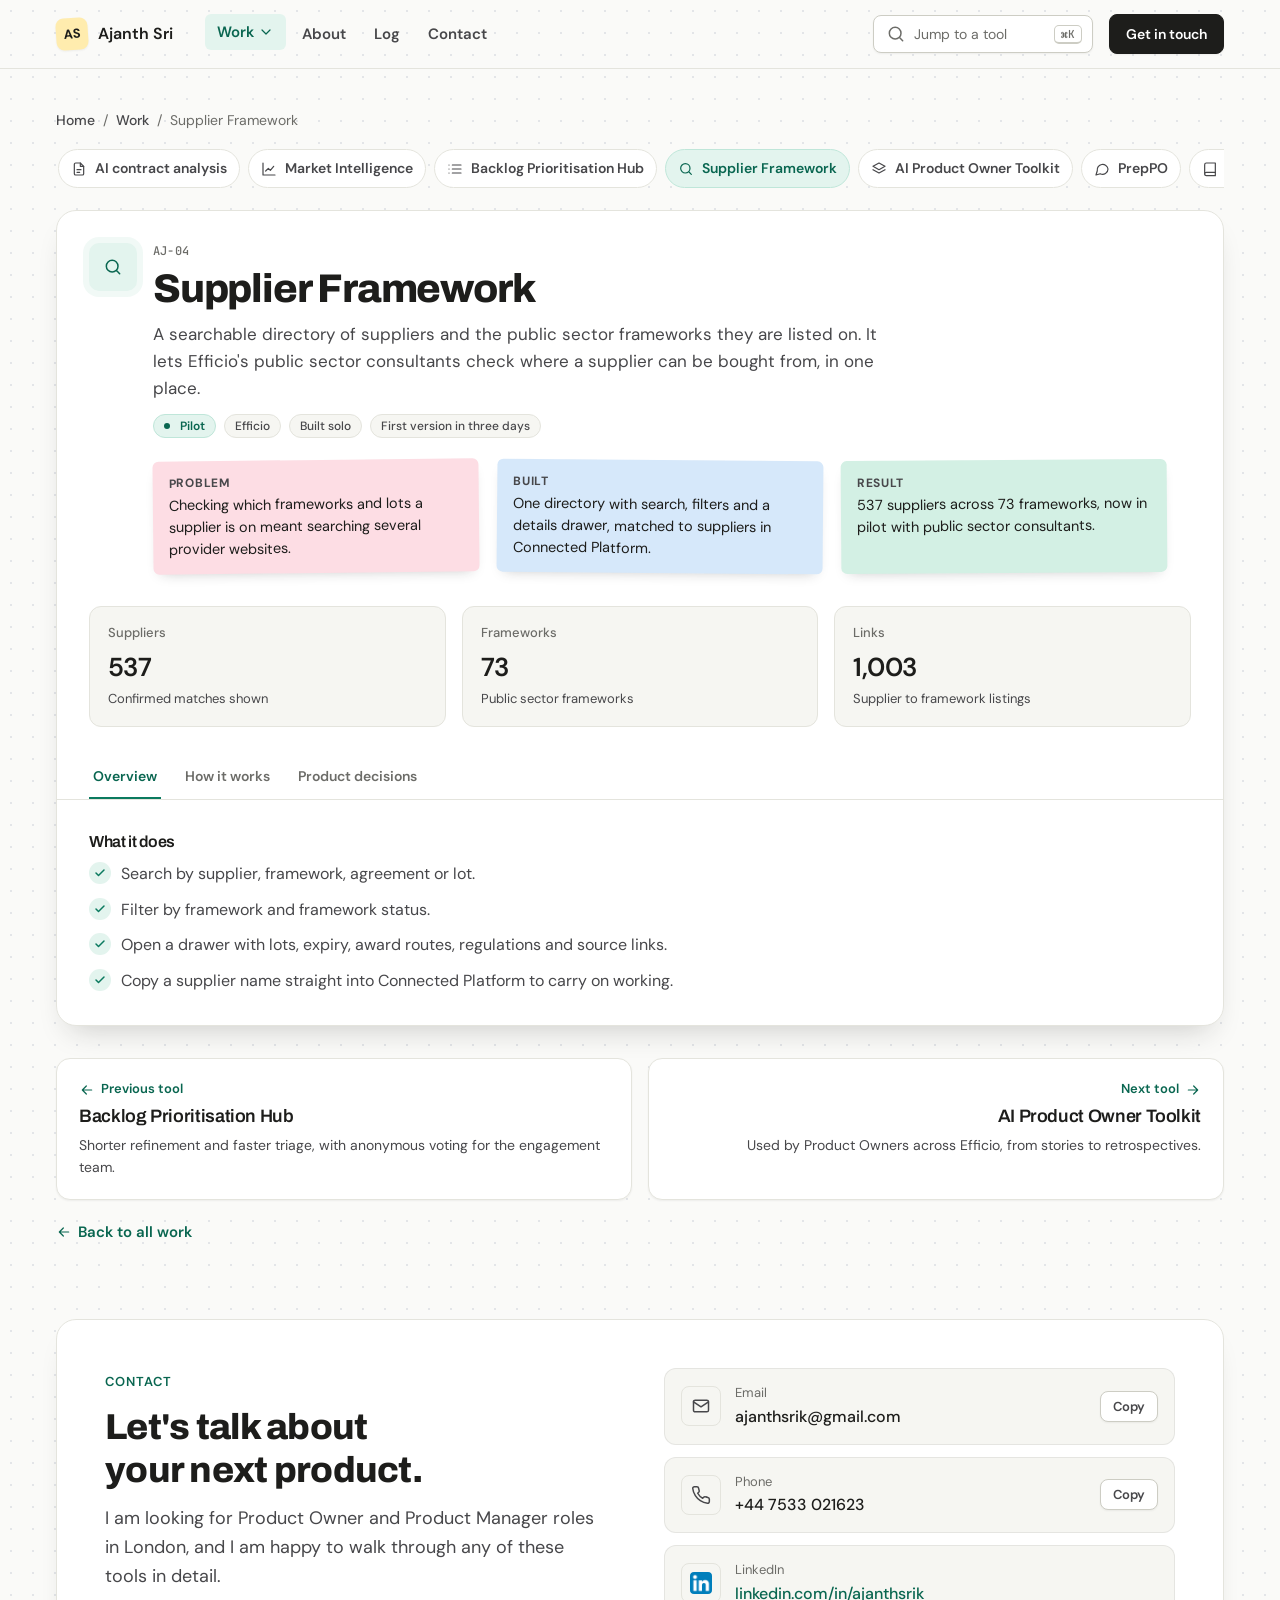
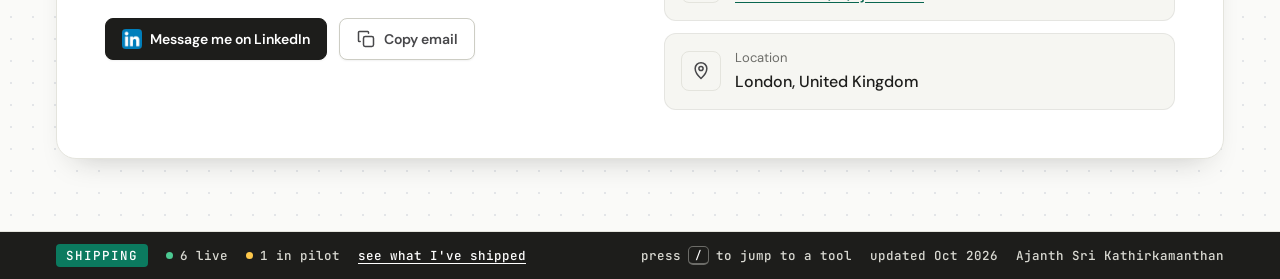
<file: work/supplier-framework.html>
<!doctype html>
<html lang="en-GB">
<head>
<meta charset="utf-8">
<meta name="viewport" content="width=device-width, initial-scale=1, viewport-fit=cover">
<title>Supplier Framework | Ajanth Sri Kathirkamanthan</title>
<meta name="description" content="A searchable directory of suppliers and the public sector frameworks they are listed on. It lets Efficio's public sector consultants check where a supplier can be bought from, in one place.">
<meta property="og:title" content="Supplier Framework | Ajanth Sri Kathirkamanthan">
<meta property="og:description" content="A searchable directory of suppliers and the public sector frameworks they are listed on. It lets Efficio's public sector consultants check where a supplier can be bought from, in one place.">
<meta property="og:type" content="website">
<meta property="og:url" content="https://ajanth-portfolio.vercel.app/work/supplier-framework">
<meta property="og:image" content="https://ajanth-portfolio.vercel.app/assets/og.png">
<meta property="og:image:width" content="1200">
<meta property="og:image:height" content="630">
<meta property="og:image:alt" content="Ajanth Sri Kathirkamanthan, a Product Owner who builds the product">
<meta name="twitter:card" content="summary_large_image">
<meta name="twitter:image" content="https://ajanth-portfolio.vercel.app/assets/og.png">
<meta name="robots" content="noindex, nofollow">
<meta name="theme-color" content="#FAFAF8">
<link rel="icon" href="data:image/svg+xml,%3Csvg xmlns='http://www.w3.org/2000/svg' viewBox='0 0 32 32'%3E%3Crect width='32' height='32' rx='8' fill='%23FFE27A'/%3E%3Ctext x='16' y='21' font-family='Arial,sans-serif' font-size='13' font-weight='700' fill='%231D1D1B' text-anchor='middle'%3EAS%3C/text%3E%3C/svg%3E">
<link rel="icon" type="image/png" sizes="32x32" href="../assets/icon-32.png">
<link rel="apple-touch-icon" href="../assets/apple-touch-icon.png">
<link rel="preconnect" href="https://fonts.googleapis.com">
<link rel="preconnect" href="https://fonts.gstatic.com" crossorigin>
<link rel="stylesheet" href="https://fonts.googleapis.com/css2?family=Archivo:wght@600;700;800&family=DM+Sans:wght@400;500;600;700&family=JetBrains+Mono:wght@500&display=swap">
<link rel="stylesheet" href="../assets/site.css">
<script>window.va = window.va || function () { (window.vaq = window.vaq || []).push(arguments); };
if (/vercel\.app$/.test(location.hostname)) { var va = document.createElement("script"); va.defer = true; va.src = "/_vercel/insights/script.js"; document.head.appendChild(va); }</script>
</head>
<body data-root="../">
<svg width="0" height="0" style="position:absolute" aria-hidden="true">
  <symbol id="i-search" viewBox="0 0 24 24"><circle cx="11" cy="11" r="7"/><path d="m20 20-3.5-3.5"/></symbol>
  <symbol id="i-moon" viewBox="0 0 24 24"><path d="M21 12.8A9 9 0 1 1 11.2 3a7 7 0 0 0 9.8 9.8Z"/></symbol>
  <symbol id="i-arrow" viewBox="0 0 24 24"><path d="M5 12h14M13 6l6 6-6 6"/></symbol>
  <symbol id="i-file" viewBox="0 0 24 24"><path d="M14 3H7a2 2 0 0 0-2 2v14a2 2 0 0 0 2 2h10a2 2 0 0 0 2-2V8Z"/><path d="M14 3v5h5M9 13h6M9 17h4"/></symbol>
  <symbol id="i-pen" viewBox="0 0 24 24"><path d="M12 20h9"/><path d="M16.5 3.5a2.1 2.1 0 0 1 3 3L7 19l-4 1 1-4Z"/></symbol>
  <symbol id="i-layers" viewBox="0 0 24 24"><path d="m12 3 9 5-9 5-9-5Z"/><path d="m3 13 9 5 9-5"/></symbol>
  <symbol id="i-users" viewBox="0 0 24 24"><circle cx="9" cy="8" r="4"/><path d="M2 21a7 7 0 0 1 14 0M16 4a4 4 0 0 1 0 8M22 21a7 7 0 0 0-4-6.3"/></symbol>
  <symbol id="i-rocket" viewBox="0 0 24 24"><path d="M5 15c-1.5 1.3-2 5-2 5s3.7-.5 5-2c.7-.8.7-2.2-.1-3s-2.1-.8-2.9 0Z"/><path d="M12 15 9 12a22 22 0 0 1 2-4 13 13 0 0 1 11-6c0 3-1 8-6 11a22 22 0 0 1-4 2Z"/></symbol>
  <symbol id="i-pin" viewBox="0 0 24 24"><path d="M12 21s-7-6.3-7-12a7 7 0 0 1 14 0c0 5.7-7 12-7 12Z"/><circle cx="12" cy="9" r="2.5"/></symbol>
  <symbol id="i-brief" viewBox="0 0 24 24"><rect x="3" y="7" width="18" height="13" rx="2"/><path d="M8 7V5a2 2 0 0 1 2-2h4a2 2 0 0 1 2 2v2"/></symbol>
  <symbol id="i-star" viewBox="0 0 24 24"><path d="m12 3 2.7 5.6 6.2.9-4.5 4.4 1 6.1L12 17l-5.5 3 1-6.1L3 9.5l6.2-.9Z"/></symbol>
  <symbol id="i-mail" viewBox="0 0 24 24"><rect x="3" y="5" width="18" height="14" rx="2"/><path d="m3 7 9 6 9-6"/></symbol>
  <symbol id="i-phone" viewBox="0 0 24 24"><path d="M22 16.9v3a2 2 0 0 1-2.2 2 19.8 19.8 0 0 1-8.6-3.1 19.5 19.5 0 0 1-6-6A19.8 19.8 0 0 1 2.1 4.2 2 2 0 0 1 4.1 2h3a2 2 0 0 1 2 1.7c.1 1 .4 1.9.7 2.8a2 2 0 0 1-.5 2.1L8 9.9a16 16 0 0 0 6 6l1.3-1.3a2 2 0 0 1 2.1-.4c.9.3 1.8.6 2.8.7a2 2 0 0 1 1.7 2Z"/></symbol>
  <symbol id="i-link" viewBox="0 0 24 24"><path d="M10 13a5 5 0 0 0 7.5.5l3-3a5 5 0 0 0-7-7l-1.7 1.7"/><path d="M14 11a5 5 0 0 0-7.5-.5l-3 3a5 5 0 0 0 7 7l1.7-1.7"/></symbol>
  <symbol id="i-copy" viewBox="0 0 24 24"><rect x="9" y="9" width="12" height="12" rx="2"/><path d="M5 15H4a1 1 0 0 1-1-1V4a1 1 0 0 1 1-1h10a1 1 0 0 1 1 1v1"/></symbol>
  <symbol id="i-check" viewBox="0 0 24 24"><path d="M20 6 9 17l-5-5"/></symbol>
  <symbol id="i-chat" viewBox="0 0 24 24"><path d="M21 12a8 8 0 0 1-11.6 7.1L3 21l1.9-6.4A8 8 0 1 1 21 12Z"/></symbol>
  <symbol id="i-chart" viewBox="0 0 24 24"><path d="M3 3v18h18"/><path d="M7 15l4-4 3 3 5-6"/></symbol>
  <symbol id="i-list" viewBox="0 0 24 24"><path d="M8 6h13M8 12h13M8 18h13M3 6h.01M3 12h.01M3 18h.01"/></symbol>
  <symbol id="i-book" viewBox="0 0 24 24"><path d="M4 19.5A2.5 2.5 0 0 1 6.5 17H20V3H6.5A2.5 2.5 0 0 0 4 5.5Z"/><path d="M4 19.5A2.5 2.5 0 0 0 6.5 22H20v-5"/></symbol>
  <symbol id="i-play" viewBox="0 0 24 24"><path d="m6 4 14 8-14 8Z"/></symbol>
  <symbol id="i-info" viewBox="0 0 24 24"><circle cx="12" cy="12" r="9"/><path d="M12 16v-4M12 8h.01"/></symbol>
  <symbol id="i-up" viewBox="0 0 24 24"><path d="M12 19V5M6 11l6-6 6 6"/></symbol>
  <symbol id="i-profile" viewBox="0 0 24 24"><rect x="3" y="3" width="18" height="18" rx="4"/><circle cx="12" cy="10" r="3"/><path d="M7 18a5 5 0 0 1 10 0"/></symbol>
  <symbol id="i-reset" viewBox="0 0 24 24"><path d="M3 12a9 9 0 1 0 3-6.7L3 8"/><path d="M3 3v5h5"/></symbol>
</svg>
<svg width="0" height="0" style="position:absolute" aria-hidden="true">
  <symbol id="i-chev" viewBox="0 0 24 24"><path d="m6 9 6 6 6-6"/></symbol>
  <symbol id="i-menu" viewBox="0 0 24 24"><path d="M4 6h16M4 12h16M4 18h16"/></symbol>
  <symbol id="i-close" viewBox="0 0 24 24"><path d="M6 6l12 12M18 6 6 18"/></symbol>
</svg>
<div class="scrollbar" aria-hidden="true"><div id="scrollFill"></div></div>
<header class="topbar">
  <div class="container">
    <a class="brand" href="../index.html"><span class="logo">AS</span><span>Ajanth Sri</span></a>
    <nav class="nav" aria-label="Main">
      <div class="dd" id="workDd">
        <button class="dd-btn current" type="button" aria-expanded="false" aria-controls="workMenu">Work<svg class="i"><use href="#i-chev"/></svg></button>
        <div class="dd-menu" id="workMenu" hidden>
          <div class="dd-col"><p class="dd-h">At Efficio</p><a class="dd-item" href="../work/contract-analysis.html"><span class="icon-tile"><svg class="i"><use href="#i-file"/></svg></span><span><b>AI contract analysis</b><small>Contract review down from a day or more to about 1.5 hours, saving around 300 consultant hours a week.</small></span></a>
<a class="dd-item" href="../work/market-intelligence.html"><span class="icon-tile"><svg class="i"><use href="#i-chart"/></svg></span><span><b>Market Intelligence</b><small>Reports that took days to write by hand are now self serve. Around 400 generated so far.</small></span></a>
<a class="dd-item" href="../work/backlog-hub.html"><span class="icon-tile"><svg class="i"><use href="#i-list"/></svg></span><span><b>Backlog Prioritisation Hub</b><small>Shorter refinement and faster triage, with anonymous voting for the engagement team.</small></span></a>
<a class="dd-item" href="../work/supplier-framework.html" aria-current="page"><span class="icon-tile"><svg class="i"><use href="#i-search"/></svg></span><span><b>Supplier Framework</b><small>537 suppliers across 73 public sector frameworks, searchable in one place.</small></span></a>
<a class="dd-item" href="../work/po-toolkit.html"><span class="icon-tile"><svg class="i"><use href="#i-layers"/></svg></span><span><b>AI Product Owner Toolkit</b><small>Used by Product Owners across Efficio, from stories to retrospectives.</small></span></a></div>
          <div class="dd-col"><p class="dd-h">Personal</p><a class="dd-item" href="../work/preppo.html"><span class="icon-tile"><svg class="i"><use href="#i-chat"/></svg></span><span><b>PrepPO</b><small>AI interview coach for Product Owners, live and free.</small></span></a>
<a class="dd-item" href="../work/tamil-app.html"><span class="icon-tile"><svg class="i"><use href="#i-book"/></svg></span><span><b>Tamil learning app</b><small>Live proof of concept for learning spoken Tamil, starting with Sri Lankan Tamil.</small></span></a>
            <a class="dd-all" href="../index.html#work">See all seven tools<svg class="i"><use href="#i-arrow"/></svg></a>
          </div>
        </div>
      </div>
      <a href="../about.html">About</a>
      <a href="../log.html">Log</a>
      <a href="#contact">Contact</a>
    </nav>
    <div class="spacer"></div>
    <button class="search" type="button" id="openPalette" aria-label="Search the portfolio"><svg class="i"><use href="#i-search"/></svg><span>Jump to a tool</span><kbd>⌘K</kbd></button>
    <a class="btn primary cv" href="#contact">Get in touch</a>
    <button class="btn icon menu-btn" type="button" id="menuBtn" aria-expanded="false" aria-controls="mobileMenu" aria-label="Open menu"><svg class="i"><use href="#i-menu"/></svg></button>
  </div>
  <div class="mobile-menu" id="mobileMenu" hidden>
    <div class="container">
      <p class="dd-h">Work at Efficio</p>
      <div class="m-grid"><a class="m-tool" href="../work/contract-analysis.html"><svg class="i"><use href="#i-file"/></svg>AI contract analysis</a>
<a class="m-tool" href="../work/market-intelligence.html"><svg class="i"><use href="#i-chart"/></svg>Market Intelligence</a>
<a class="m-tool" href="../work/backlog-hub.html"><svg class="i"><use href="#i-list"/></svg>Backlog Prioritisation Hub</a>
<a class="m-tool" href="../work/supplier-framework.html" aria-current="page"><svg class="i"><use href="#i-search"/></svg>Supplier Framework</a>
<a class="m-tool" href="../work/po-toolkit.html"><svg class="i"><use href="#i-layers"/></svg>AI Product Owner Toolkit</a></div>
      <p class="dd-h">Personal</p>
      <div class="m-grid"><a class="m-tool" href="../work/preppo.html"><svg class="i"><use href="#i-chat"/></svg>PrepPO</a>
<a class="m-tool" href="../work/tamil-app.html"><svg class="i"><use href="#i-book"/></svg>Tamil learning app</a></div>
      <div class="m-links">
        <a href="../index.html#work">All work</a>
        <a href="../about.html">About and how I work</a>
        <a href="../log.html">Shipped log</a>
        <a href="#contact">Contact</a>
      </div>
      <a class="btn primary m-cta" href="#contact">Get in touch</a>
    </div>
  </div>
</header>
<main id="top">
  <section class="case-page">
    <div class="container">
      <nav class="crumbs" aria-label="Breadcrumb"><a href="../index.html">Home</a><span>/</span><a href="../index.html#work">Work</a><span>/</span><span>Supplier Framework</span></nav>
      <nav class="switcher" aria-label="All tools"><a class="sw" href="contract-analysis.html"><svg class="i"><use href="#i-file"/></svg>AI contract analysis</a><a class="sw" href="market-intelligence.html"><svg class="i"><use href="#i-chart"/></svg>Market Intelligence</a><a class="sw" href="backlog-hub.html"><svg class="i"><use href="#i-list"/></svg>Backlog Prioritisation Hub</a><a class="sw" href="supplier-framework.html" aria-current="page"><svg class="i"><use href="#i-search"/></svg>Supplier Framework</a><a class="sw" href="po-toolkit.html"><svg class="i"><use href="#i-layers"/></svg>AI Product Owner Toolkit</a><a class="sw" href="preppo.html"><svg class="i"><use href="#i-chat"/></svg>PrepPO</a><a class="sw" href="tamil-app.html"><svg class="i"><use href="#i-book"/></svg>Tamil learning app</a></nav>
      <article class="case pinned" id="supplier" data-tabs>
          <div class="case-head">
            <div class="title">
              <span class="icon-tile"><svg class="i"><use href="#i-search"/></svg></span>
              <div>
                <span class="key">AJ-04</span><h1>Supplier Framework</h1>
                <p class="summary">A searchable directory of suppliers and the public sector frameworks they are listed on. It lets Efficio's public sector consultants check where a supplier can be bought from, in one place.</p>
                <div class="badges"><span class="badge brand"><span class="dot"></span>Pilot</span><span class="badge">Efficio</span><span class="badge">Built solo</span><span class="badge">First version in three days</span></div>
                <dl class="tldr"><div><dt>Problem</dt><dd>Checking which frameworks and lots a supplier is on meant searching several provider websites.</dd></div><div><dt>Built</dt><dd>One directory with search, filters and a details drawer, matched to suppliers in Connected Platform.</dd></div><div><dt>Result</dt><dd>537 suppliers across 73 frameworks, now in pilot with public sector consultants.</dd></div></dl>
              </div>
            </div>
          </div>
          <div class="kpis">
            <div class="kpi"><p>Suppliers</p><p class="num">537</p><p>Confirmed matches shown</p></div>
            <div class="kpi"><p>Frameworks</p><p class="num">73</p><p>Public sector frameworks</p></div>
            <div class="kpi"><p>Links</p><p class="num">1,003</p><p>Supplier to framework listings</p></div>
          </div>
          <div class="tabbar" role="tablist">
            <button role="tab" aria-selected="true" data-tab="overview">Overview</button>
            <button role="tab" aria-selected="false" data-tab="how">How it works</button>
            <button role="tab" aria-selected="false" data-tab="decisions">Product decisions</button>
          </div>
          <div class="panel" data-panel="overview">
            <div class="cols">
              <div class="part"><h2 class="h4">What it does</h2>
                <ul class="checks">
                  <li>Search by supplier, framework, agreement or lot.</li>
                  <li>Filter by framework and framework status.</li>
                  <li>Open a drawer with lots, expiry, award routes, regulations and source links.</li>
                  <li>Copy a supplier name straight into Connected Platform to carry on working.</li>
                </ul>
              </div>
            </div>
          </div>
          <div class="panel" data-panel="how" hidden>
            <div class="cols">
              <ol class="timeline">
                <li><span class="n">1</span><div><h3 class="h5">Collect</h3><p>A script pulls public supplier and framework data from a government API.</p></div></li>
                <li><span class="n">2</span><div><h3 class="h5">Match</h3><p>Supplier names are cleaned of punctuation and legal suffixes, then matched exactly against suppliers in Connected Platform.</p></div></li>
                <li><span class="n">3</span><div><h3 class="h5">Enrich</h3><p>Extra supplier to lot mappings are added, each with its evidence.</p></div></li>
                <li><span class="n">4</span><div><h3 class="h5">Search</h3><p>Everything is packaged into a static site, and search and filters run in the browser.</p></div></li>
              </ol>
              <div class="part"><h2 class="h4">Stack</h2>
                <dl class="stack">
                  <dt>Front end</dt><dd><span class="chip">HTML</span><span class="chip">CSS</span><span class="chip">JavaScript</span></dd>
                  <dt>Data</dt><dd><span class="chip">Government supplier API</span><span class="chip">PowerShell</span></dd>
                  <dt>Build</dt><dd><span class="chip">Node.js</span></dd>
                  <dt>Design</dt><dd><span class="chip">Company design system</span></dd>
                </dl>
              </div>
            </div>
          </div>
          <div class="panel" data-panel="decisions" hidden>
            <div class="cols">
              <div class="part"><h2 class="h4">Accuracy over coverage</h2>
                <ul class="checks">
                  <li>Only confirmed matches are shown: 537 of the 2,906 suppliers in the source data. A wrong match is worse than a missing one.</li>
                  <li>No AI and no fuzzy matching. Exact matching on cleaned names avoids publishing guesses.</li>
                  <li>Every listing links to its source, so consultants can check before relying on it.</li>
                  <li>Expired and expiring frameworks stay visible with their status instead of disappearing.</li>
                </ul>
              </div>
              <div class="part"><h2 class="h4">Shaped by feedback</h2>
                <ul class="checks">
                  <li>Summary cards and breadcrumbs were removed after user feedback.</li>
                  <li>Details moved from inline expansion into a drawer, so the results grid stays compact.</li>
                  <li>Kept deliberately separate and lightweight, with no writes back to Connected Platform.</li>
                </ul>
                <div class="callout warn" style="margin-top:16px"><div><h2 class="h4">Where it stands</h2><p>In pilot with public sector consultants. We are gathering their feedback and improving the tool as it comes in. Automated data refresh is next on the list.</p></div></div>
              </div>
            </div>
          </div>
        </article>
      <div class="pn">
        <a class="prev" href="backlog-hub.html"><span class="k"><svg class="i"><use href="#i-arrow"/></svg>Previous tool</span><p class="pn-t">Backlog Prioritisation Hub</p><p>Shorter refinement and faster triage, with anonymous voting for the engagement team.</p></a>
        <a class="next" href="po-toolkit.html"><span class="k">Next tool<svg class="i"><use href="#i-arrow"/></svg></span><p class="pn-t">AI Product Owner Toolkit</p><p>Used by Product Owners across Efficio, from stories to retrospectives.</p></a>
      </div>
      <a class="backall" href="../index.html#work"><svg class="i"><use href="#i-arrow"/></svg>Back to all work</a>
    </div>
  </section>

  <section class="section" id="contact">
    <div class="container">
      <div class="contact-card pinned">
        <div>
          <p class="eyebrow">Contact</p>
          <h2 style="margin-top:12px">Let's talk about your next product.</h2>
          <p class="sub">I am looking for Product Owner and Product Manager roles in London, and I am happy to walk through any of these tools in detail.</p>
          <div class="actions">
            <a class="btn primary" href="https://www.linkedin.com/in/ajanthsrik/" target="_blank" rel="noopener"><img class="li" src="[data-uri]" alt="" width="20" height="20">Message me on LinkedIn</a>
            <button class="btn" type="button" data-copy="email"><svg class="i"><use href="#i-copy"/></svg>Copy email</button>
          </div>
        </div>
        <div class="contact-list">
          <div class="citem"><span class="ic"><svg class="i"><use href="#i-mail"/></svg></span><div><p class="k">Email</p><p class="v" id="email">ajanthsrik@gmail.com</p></div><button class="btn sm" type="button" data-copy="email">Copy</button></div>
          <div class="citem"><span class="ic"><svg class="i"><use href="#i-phone"/></svg></span><div><p class="k">Phone</p><p class="v" id="phone">+44 7533 021623</p></div><button class="btn sm" type="button" data-copy="phone">Copy</button></div>
          <div class="citem"><span class="ic"><img class="li" src="[data-uri]" alt="" width="22" height="22"></span><div><p class="k">LinkedIn</p><p class="v"><a href="https://www.linkedin.com/in/ajanthsrik/" target="_blank" rel="noopener">linkedin.com/in/ajanthsrik</a></p></div><span></span></div>
          <div class="citem"><span class="ic"><svg class="i"><use href="#i-pin"/></svg></span><div><p class="k">Location</p><p class="v">London, United Kingdom</p></div><span></span></div>
        </div>
      </div>
    </div>
  </section>
</main>
<footer class="statusbar">
  <div class="container sb">
    <span class="sb-mode">SHIPPING</span>
    <span class="sb-item"><i class="sb-dot live"></i>6 live</span>
    <span class="sb-item"><i class="sb-dot pilot"></i>1 in pilot</span>
    <a class="sb-item sb-link" href="../log.html">see what I&#39;ve shipped</a>
    <span class="sb-gap"></span>
    <span class="sb-item sb-hint">press <kbd>/</kbd> to jump to a tool</span>
    <span class="sb-item">updated Oct 2026</span>
    <span class="sb-item sb-name">Ajanth Sri Kathirkamanthan</span>
  </div>
</footer>


<div class="overlay" id="overlay" hidden>
  <div class="palette" role="dialog" aria-modal="true" aria-label="Jump to">
    <div class="in"><svg class="i"><use href="#i-search"/></svg><input id="pq" type="text" placeholder="Search tools, sections and actions" autocomplete="off" aria-label="Search"><kbd>Esc</kbd></div>
    <ul id="plist" role="listbox"></ul>
    <div class="foot"><span><kbd>↑</kbd> <kbd>↓</kbd> to move</span><span><kbd>Enter</kbd> to open</span></div>
  </div>
</div>
<button class="totop" id="toTop" type="button" aria-label="Back to top" hidden><svg class="i"><use href="#i-up"/></svg></button>
<div class="toast" id="toast" hidden><svg class="i" style="width:18px;height:18px"><use href="#i-check"/></svg><span id="toastMsg">Copied</span></div>

<script src="../assets/site.js"></script>
</body>
</html>
</file>
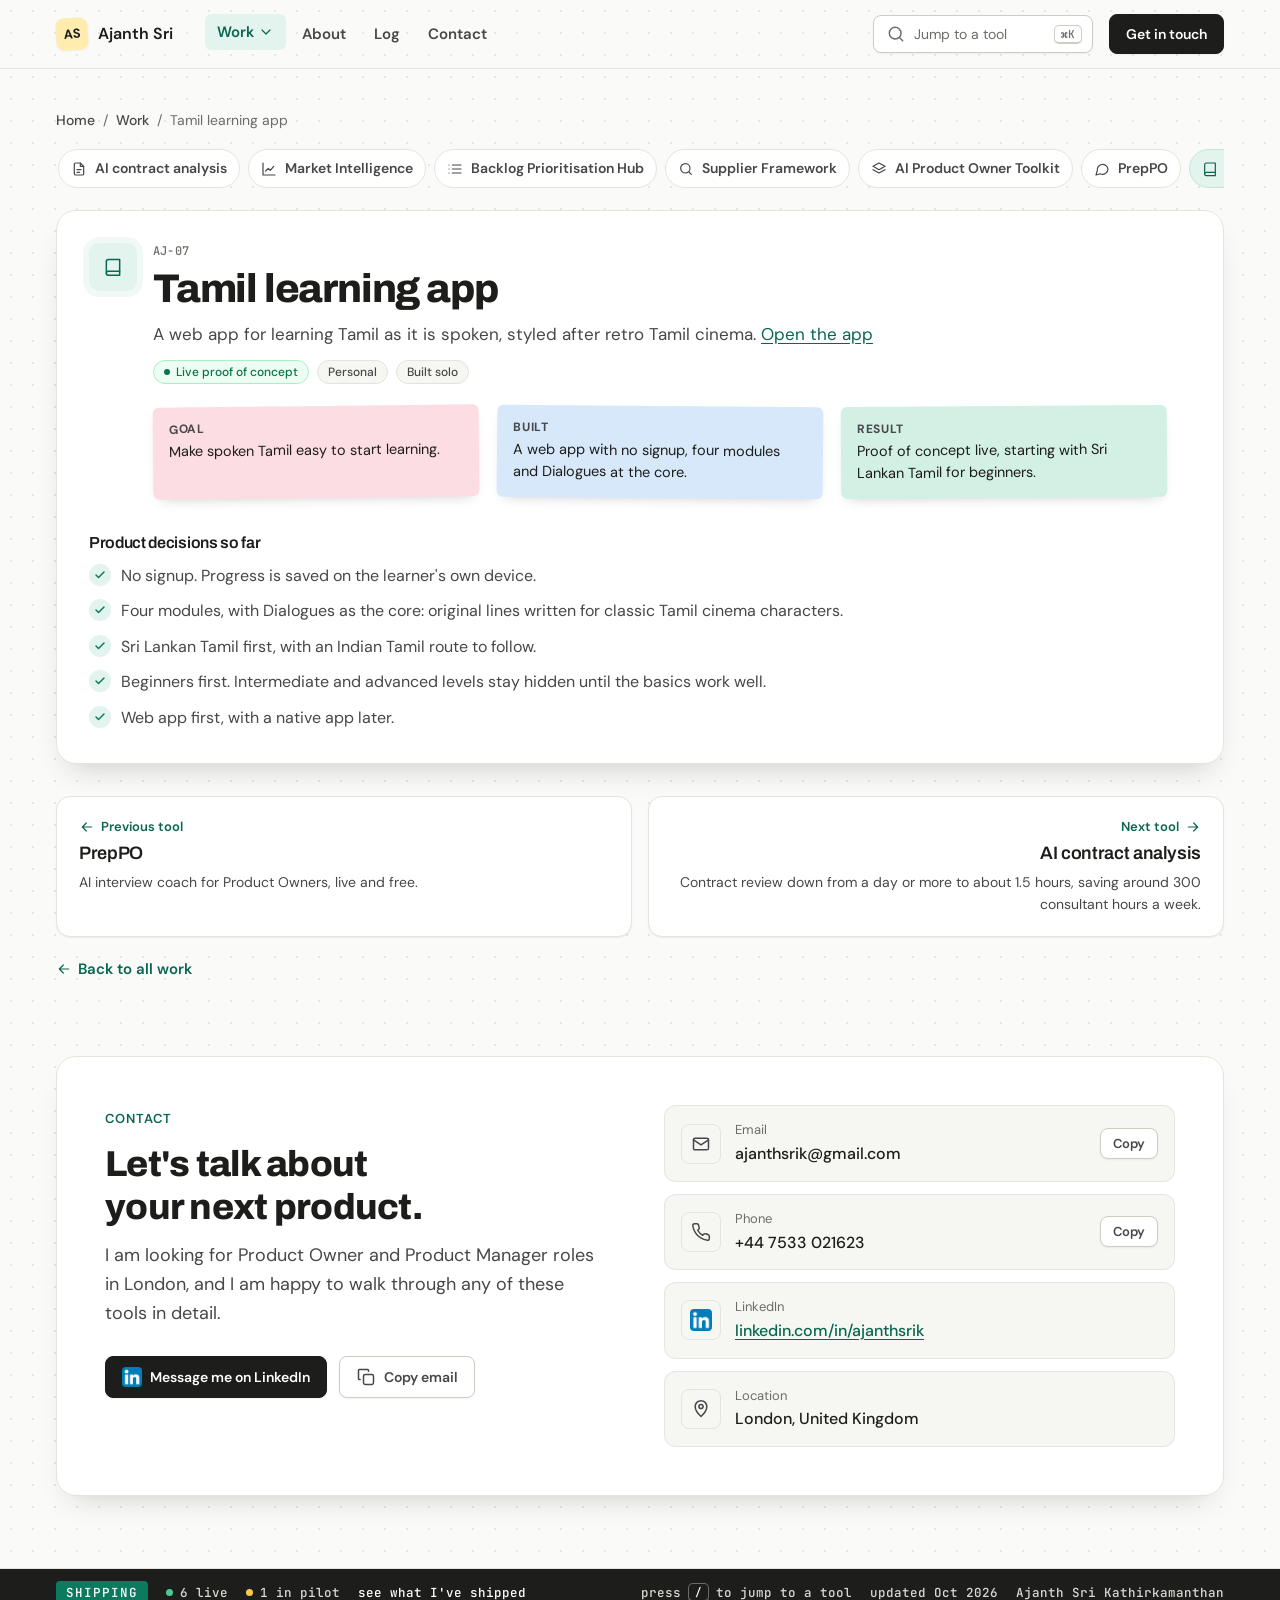
<file: work/tamil-app.html>
<!doctype html>
<html lang="en-GB">
<head>
<meta charset="utf-8">
<meta name="viewport" content="width=device-width, initial-scale=1, viewport-fit=cover">
<title>Tamil learning app | Ajanth Sri Kathirkamanthan</title>
<meta name="description" content="A web app for learning Tamil as it is spoken, styled after retro Tamil cinema. Open the app">
<meta property="og:title" content="Tamil learning app | Ajanth Sri Kathirkamanthan">
<meta property="og:description" content="A web app for learning Tamil as it is spoken, styled after retro Tamil cinema. Open the app">
<meta property="og:type" content="website">
<meta property="og:url" content="https://ajanth-portfolio.vercel.app/work/tamil-app">
<meta property="og:image" content="https://ajanth-portfolio.vercel.app/assets/og.png">
<meta property="og:image:width" content="1200">
<meta property="og:image:height" content="630">
<meta property="og:image:alt" content="Ajanth Sri Kathirkamanthan, a Product Owner who builds the product">
<meta name="twitter:card" content="summary_large_image">
<meta name="twitter:image" content="https://ajanth-portfolio.vercel.app/assets/og.png">
<meta name="robots" content="noindex, nofollow">
<meta name="theme-color" content="#FAFAF8">
<link rel="icon" href="data:image/svg+xml,%3Csvg xmlns='http://www.w3.org/2000/svg' viewBox='0 0 32 32'%3E%3Crect width='32' height='32' rx='8' fill='%23FFE27A'/%3E%3Ctext x='16' y='21' font-family='Arial,sans-serif' font-size='13' font-weight='700' fill='%231D1D1B' text-anchor='middle'%3EAS%3C/text%3E%3C/svg%3E">
<link rel="icon" type="image/png" sizes="32x32" href="../assets/icon-32.png">
<link rel="apple-touch-icon" href="../assets/apple-touch-icon.png">
<link rel="preconnect" href="https://fonts.googleapis.com">
<link rel="preconnect" href="https://fonts.gstatic.com" crossorigin>
<link rel="stylesheet" href="https://fonts.googleapis.com/css2?family=Archivo:wght@600;700;800&family=DM+Sans:wght@400;500;600;700&family=JetBrains+Mono:wght@500&display=swap">
<link rel="stylesheet" href="../assets/site.css">
<script>window.va = window.va || function () { (window.vaq = window.vaq || []).push(arguments); };
if (/vercel\.app$/.test(location.hostname)) { var va = document.createElement("script"); va.defer = true; va.src = "/_vercel/insights/script.js"; document.head.appendChild(va); }</script>
</head>
<body data-root="../">
<svg width="0" height="0" style="position:absolute" aria-hidden="true">
  <symbol id="i-search" viewBox="0 0 24 24"><circle cx="11" cy="11" r="7"/><path d="m20 20-3.5-3.5"/></symbol>
  <symbol id="i-moon" viewBox="0 0 24 24"><path d="M21 12.8A9 9 0 1 1 11.2 3a7 7 0 0 0 9.8 9.8Z"/></symbol>
  <symbol id="i-arrow" viewBox="0 0 24 24"><path d="M5 12h14M13 6l6 6-6 6"/></symbol>
  <symbol id="i-file" viewBox="0 0 24 24"><path d="M14 3H7a2 2 0 0 0-2 2v14a2 2 0 0 0 2 2h10a2 2 0 0 0 2-2V8Z"/><path d="M14 3v5h5M9 13h6M9 17h4"/></symbol>
  <symbol id="i-pen" viewBox="0 0 24 24"><path d="M12 20h9"/><path d="M16.5 3.5a2.1 2.1 0 0 1 3 3L7 19l-4 1 1-4Z"/></symbol>
  <symbol id="i-layers" viewBox="0 0 24 24"><path d="m12 3 9 5-9 5-9-5Z"/><path d="m3 13 9 5 9-5"/></symbol>
  <symbol id="i-users" viewBox="0 0 24 24"><circle cx="9" cy="8" r="4"/><path d="M2 21a7 7 0 0 1 14 0M16 4a4 4 0 0 1 0 8M22 21a7 7 0 0 0-4-6.3"/></symbol>
  <symbol id="i-rocket" viewBox="0 0 24 24"><path d="M5 15c-1.5 1.3-2 5-2 5s3.7-.5 5-2c.7-.8.7-2.2-.1-3s-2.1-.8-2.9 0Z"/><path d="M12 15 9 12a22 22 0 0 1 2-4 13 13 0 0 1 11-6c0 3-1 8-6 11a22 22 0 0 1-4 2Z"/></symbol>
  <symbol id="i-pin" viewBox="0 0 24 24"><path d="M12 21s-7-6.3-7-12a7 7 0 0 1 14 0c0 5.7-7 12-7 12Z"/><circle cx="12" cy="9" r="2.5"/></symbol>
  <symbol id="i-brief" viewBox="0 0 24 24"><rect x="3" y="7" width="18" height="13" rx="2"/><path d="M8 7V5a2 2 0 0 1 2-2h4a2 2 0 0 1 2 2v2"/></symbol>
  <symbol id="i-star" viewBox="0 0 24 24"><path d="m12 3 2.7 5.6 6.2.9-4.5 4.4 1 6.1L12 17l-5.5 3 1-6.1L3 9.5l6.2-.9Z"/></symbol>
  <symbol id="i-mail" viewBox="0 0 24 24"><rect x="3" y="5" width="18" height="14" rx="2"/><path d="m3 7 9 6 9-6"/></symbol>
  <symbol id="i-phone" viewBox="0 0 24 24"><path d="M22 16.9v3a2 2 0 0 1-2.2 2 19.8 19.8 0 0 1-8.6-3.1 19.5 19.5 0 0 1-6-6A19.8 19.8 0 0 1 2.1 4.2 2 2 0 0 1 4.1 2h3a2 2 0 0 1 2 1.7c.1 1 .4 1.9.7 2.8a2 2 0 0 1-.5 2.1L8 9.9a16 16 0 0 0 6 6l1.3-1.3a2 2 0 0 1 2.1-.4c.9.3 1.8.6 2.8.7a2 2 0 0 1 1.7 2Z"/></symbol>
  <symbol id="i-link" viewBox="0 0 24 24"><path d="M10 13a5 5 0 0 0 7.5.5l3-3a5 5 0 0 0-7-7l-1.7 1.7"/><path d="M14 11a5 5 0 0 0-7.5-.5l-3 3a5 5 0 0 0 7 7l1.7-1.7"/></symbol>
  <symbol id="i-copy" viewBox="0 0 24 24"><rect x="9" y="9" width="12" height="12" rx="2"/><path d="M5 15H4a1 1 0 0 1-1-1V4a1 1 0 0 1 1-1h10a1 1 0 0 1 1 1v1"/></symbol>
  <symbol id="i-check" viewBox="0 0 24 24"><path d="M20 6 9 17l-5-5"/></symbol>
  <symbol id="i-chat" viewBox="0 0 24 24"><path d="M21 12a8 8 0 0 1-11.6 7.1L3 21l1.9-6.4A8 8 0 1 1 21 12Z"/></symbol>
  <symbol id="i-chart" viewBox="0 0 24 24"><path d="M3 3v18h18"/><path d="M7 15l4-4 3 3 5-6"/></symbol>
  <symbol id="i-list" viewBox="0 0 24 24"><path d="M8 6h13M8 12h13M8 18h13M3 6h.01M3 12h.01M3 18h.01"/></symbol>
  <symbol id="i-book" viewBox="0 0 24 24"><path d="M4 19.5A2.5 2.5 0 0 1 6.5 17H20V3H6.5A2.5 2.5 0 0 0 4 5.5Z"/><path d="M4 19.5A2.5 2.5 0 0 0 6.5 22H20v-5"/></symbol>
  <symbol id="i-play" viewBox="0 0 24 24"><path d="m6 4 14 8-14 8Z"/></symbol>
  <symbol id="i-info" viewBox="0 0 24 24"><circle cx="12" cy="12" r="9"/><path d="M12 16v-4M12 8h.01"/></symbol>
  <symbol id="i-up" viewBox="0 0 24 24"><path d="M12 19V5M6 11l6-6 6 6"/></symbol>
  <symbol id="i-profile" viewBox="0 0 24 24"><rect x="3" y="3" width="18" height="18" rx="4"/><circle cx="12" cy="10" r="3"/><path d="M7 18a5 5 0 0 1 10 0"/></symbol>
  <symbol id="i-reset" viewBox="0 0 24 24"><path d="M3 12a9 9 0 1 0 3-6.7L3 8"/><path d="M3 3v5h5"/></symbol>
</svg>
<svg width="0" height="0" style="position:absolute" aria-hidden="true">
  <symbol id="i-chev" viewBox="0 0 24 24"><path d="m6 9 6 6 6-6"/></symbol>
  <symbol id="i-menu" viewBox="0 0 24 24"><path d="M4 6h16M4 12h16M4 18h16"/></symbol>
  <symbol id="i-close" viewBox="0 0 24 24"><path d="M6 6l12 12M18 6 6 18"/></symbol>
</svg>
<div class="scrollbar" aria-hidden="true"><div id="scrollFill"></div></div>
<header class="topbar">
  <div class="container">
    <a class="brand" href="../index.html"><span class="logo">AS</span><span>Ajanth Sri</span></a>
    <nav class="nav" aria-label="Main">
      <div class="dd" id="workDd">
        <button class="dd-btn current" type="button" aria-expanded="false" aria-controls="workMenu">Work<svg class="i"><use href="#i-chev"/></svg></button>
        <div class="dd-menu" id="workMenu" hidden>
          <div class="dd-col"><p class="dd-h">At Efficio</p><a class="dd-item" href="../work/contract-analysis.html"><span class="icon-tile"><svg class="i"><use href="#i-file"/></svg></span><span><b>AI contract analysis</b><small>Contract review down from a day or more to about 1.5 hours, saving around 300 consultant hours a week.</small></span></a>
<a class="dd-item" href="../work/market-intelligence.html"><span class="icon-tile"><svg class="i"><use href="#i-chart"/></svg></span><span><b>Market Intelligence</b><small>Reports that took days to write by hand are now self serve. Around 400 generated so far.</small></span></a>
<a class="dd-item" href="../work/backlog-hub.html"><span class="icon-tile"><svg class="i"><use href="#i-list"/></svg></span><span><b>Backlog Prioritisation Hub</b><small>Shorter refinement and faster triage, with anonymous voting for the engagement team.</small></span></a>
<a class="dd-item" href="../work/supplier-framework.html"><span class="icon-tile"><svg class="i"><use href="#i-search"/></svg></span><span><b>Supplier Framework</b><small>537 suppliers across 73 public sector frameworks, searchable in one place.</small></span></a>
<a class="dd-item" href="../work/po-toolkit.html"><span class="icon-tile"><svg class="i"><use href="#i-layers"/></svg></span><span><b>AI Product Owner Toolkit</b><small>Used by Product Owners across Efficio, from stories to retrospectives.</small></span></a></div>
          <div class="dd-col"><p class="dd-h">Personal</p><a class="dd-item" href="../work/preppo.html"><span class="icon-tile"><svg class="i"><use href="#i-chat"/></svg></span><span><b>PrepPO</b><small>AI interview coach for Product Owners, live and free.</small></span></a>
<a class="dd-item" href="../work/tamil-app.html" aria-current="page"><span class="icon-tile"><svg class="i"><use href="#i-book"/></svg></span><span><b>Tamil learning app</b><small>Live proof of concept for learning spoken Tamil, starting with Sri Lankan Tamil.</small></span></a>
            <a class="dd-all" href="../index.html#work">See all seven tools<svg class="i"><use href="#i-arrow"/></svg></a>
          </div>
        </div>
      </div>
      <a href="../about.html">About</a>
      <a href="../log.html">Log</a>
      <a href="#contact">Contact</a>
    </nav>
    <div class="spacer"></div>
    <button class="search" type="button" id="openPalette" aria-label="Search the portfolio"><svg class="i"><use href="#i-search"/></svg><span>Jump to a tool</span><kbd>⌘K</kbd></button>
    <a class="btn primary cv" href="#contact">Get in touch</a>
    <button class="btn icon menu-btn" type="button" id="menuBtn" aria-expanded="false" aria-controls="mobileMenu" aria-label="Open menu"><svg class="i"><use href="#i-menu"/></svg></button>
  </div>
  <div class="mobile-menu" id="mobileMenu" hidden>
    <div class="container">
      <p class="dd-h">Work at Efficio</p>
      <div class="m-grid"><a class="m-tool" href="../work/contract-analysis.html"><svg class="i"><use href="#i-file"/></svg>AI contract analysis</a>
<a class="m-tool" href="../work/market-intelligence.html"><svg class="i"><use href="#i-chart"/></svg>Market Intelligence</a>
<a class="m-tool" href="../work/backlog-hub.html"><svg class="i"><use href="#i-list"/></svg>Backlog Prioritisation Hub</a>
<a class="m-tool" href="../work/supplier-framework.html"><svg class="i"><use href="#i-search"/></svg>Supplier Framework</a>
<a class="m-tool" href="../work/po-toolkit.html"><svg class="i"><use href="#i-layers"/></svg>AI Product Owner Toolkit</a></div>
      <p class="dd-h">Personal</p>
      <div class="m-grid"><a class="m-tool" href="../work/preppo.html"><svg class="i"><use href="#i-chat"/></svg>PrepPO</a>
<a class="m-tool" href="../work/tamil-app.html" aria-current="page"><svg class="i"><use href="#i-book"/></svg>Tamil learning app</a></div>
      <div class="m-links">
        <a href="../index.html#work">All work</a>
        <a href="../about.html">About and how I work</a>
        <a href="../log.html">Shipped log</a>
        <a href="#contact">Contact</a>
      </div>
      <a class="btn primary m-cta" href="#contact">Get in touch</a>
    </div>
  </div>
</header>
<main id="top">
  <section class="case-page">
    <div class="container">
      <nav class="crumbs" aria-label="Breadcrumb"><a href="../index.html">Home</a><span>/</span><a href="../index.html#work">Work</a><span>/</span><span>Tamil learning app</span></nav>
      <nav class="switcher" aria-label="All tools"><a class="sw" href="contract-analysis.html"><svg class="i"><use href="#i-file"/></svg>AI contract analysis</a><a class="sw" href="market-intelligence.html"><svg class="i"><use href="#i-chart"/></svg>Market Intelligence</a><a class="sw" href="backlog-hub.html"><svg class="i"><use href="#i-list"/></svg>Backlog Prioritisation Hub</a><a class="sw" href="supplier-framework.html"><svg class="i"><use href="#i-search"/></svg>Supplier Framework</a><a class="sw" href="po-toolkit.html"><svg class="i"><use href="#i-layers"/></svg>AI Product Owner Toolkit</a><a class="sw" href="preppo.html"><svg class="i"><use href="#i-chat"/></svg>PrepPO</a><a class="sw" href="tamil-app.html" aria-current="page"><svg class="i"><use href="#i-book"/></svg>Tamil learning app</a></nav>
      <article class="case pinned" id="tamil">
          <div class="case-head">
            <div class="title">
              <span class="icon-tile"><svg class="i"><use href="#i-book"/></svg></span>
              <div>
                <span class="key">AJ-07</span><h1>Tamil learning app</h1>
                <p class="summary">A web app for learning Tamil as it is spoken, styled after retro Tamil cinema. <a class="ext" href="https://tamil-learning-app-roan.vercel.app" target="_blank" rel="noopener">Open the app</a></p>
                <div class="badges"><span class="badge ok"><span class="dot"></span>Live proof of concept</span><span class="badge">Personal</span><span class="badge">Built solo</span></div>
                <dl class="tldr"><div><dt>Goal</dt><dd>Make spoken Tamil easy to start learning.</dd></div><div><dt>Built</dt><dd>A web app with no signup, four modules and Dialogues at the core.</dd></div><div><dt>Result</dt><dd>Proof of concept live, starting with Sri Lankan Tamil for beginners.</dd></div></dl>
              </div>
            </div>
          </div>
          <div class="panel">
            <div class="cols">
              <div class="part"><h2 class="h4">Product decisions so far</h2>
                <ul class="checks">
                  <li>No signup. Progress is saved on the learner's own device.</li>
                  <li>Four modules, with Dialogues as the core: original lines written for classic Tamil cinema characters.</li>
                  <li>Sri Lankan Tamil first, with an Indian Tamil route to follow.</li>
                  <li>Beginners first. Intermediate and advanced levels stay hidden until the basics work well.</li>
                  <li>Web app first, with a native app later.</li>
                </ul>
              </div>
            </div>
          </div>
        </article>
      <div class="pn">
        <a class="prev" href="preppo.html"><span class="k"><svg class="i"><use href="#i-arrow"/></svg>Previous tool</span><p class="pn-t">PrepPO</p><p>AI interview coach for Product Owners, live and free.</p></a>
        <a class="next" href="contract-analysis.html"><span class="k">Next tool<svg class="i"><use href="#i-arrow"/></svg></span><p class="pn-t">AI contract analysis</p><p>Contract review down from a day or more to about 1.5 hours, saving around 300 consultant hours a week.</p></a>
      </div>
      <a class="backall" href="../index.html#work"><svg class="i"><use href="#i-arrow"/></svg>Back to all work</a>
    </div>
  </section>

  <section class="section" id="contact">
    <div class="container">
      <div class="contact-card pinned">
        <div>
          <p class="eyebrow">Contact</p>
          <h2 style="margin-top:12px">Let's talk about your next product.</h2>
          <p class="sub">I am looking for Product Owner and Product Manager roles in London, and I am happy to walk through any of these tools in detail.</p>
          <div class="actions">
            <a class="btn primary" href="https://www.linkedin.com/in/ajanthsrik/" target="_blank" rel="noopener"><img class="li" src="[data-uri]" alt="" width="20" height="20">Message me on LinkedIn</a>
            <button class="btn" type="button" data-copy="email"><svg class="i"><use href="#i-copy"/></svg>Copy email</button>
          </div>
        </div>
        <div class="contact-list">
          <div class="citem"><span class="ic"><svg class="i"><use href="#i-mail"/></svg></span><div><p class="k">Email</p><p class="v" id="email">ajanthsrik@gmail.com</p></div><button class="btn sm" type="button" data-copy="email">Copy</button></div>
          <div class="citem"><span class="ic"><svg class="i"><use href="#i-phone"/></svg></span><div><p class="k">Phone</p><p class="v" id="phone">+44 7533 021623</p></div><button class="btn sm" type="button" data-copy="phone">Copy</button></div>
          <div class="citem"><span class="ic"><img class="li" src="[data-uri]" alt="" width="22" height="22"></span><div><p class="k">LinkedIn</p><p class="v"><a href="https://www.linkedin.com/in/ajanthsrik/" target="_blank" rel="noopener">linkedin.com/in/ajanthsrik</a></p></div><span></span></div>
          <div class="citem"><span class="ic"><svg class="i"><use href="#i-pin"/></svg></span><div><p class="k">Location</p><p class="v">London, United Kingdom</p></div><span></span></div>
        </div>
      </div>
    </div>
  </section>
</main>
<footer class="statusbar">
  <div class="container sb">
    <span class="sb-mode">SHIPPING</span>
    <span class="sb-item"><i class="sb-dot live"></i>6 live</span>
    <span class="sb-item"><i class="sb-dot pilot"></i>1 in pilot</span>
    <a class="sb-item sb-link" href="../log.html">see what I&#39;ve shipped</a>
    <span class="sb-gap"></span>
    <span class="sb-item sb-hint">press <kbd>/</kbd> to jump to a tool</span>
    <span class="sb-item">updated Oct 2026</span>
    <span class="sb-item sb-name">Ajanth Sri Kathirkamanthan</span>
  </div>
</footer>


<div class="overlay" id="overlay" hidden>
  <div class="palette" role="dialog" aria-modal="true" aria-label="Jump to">
    <div class="in"><svg class="i"><use href="#i-search"/></svg><input id="pq" type="text" placeholder="Search tools, sections and actions" autocomplete="off" aria-label="Search"><kbd>Esc</kbd></div>
    <ul id="plist" role="listbox"></ul>
    <div class="foot"><span><kbd>↑</kbd> <kbd>↓</kbd> to move</span><span><kbd>Enter</kbd> to open</span></div>
  </div>
</div>
<button class="totop" id="toTop" type="button" aria-label="Back to top" hidden><svg class="i"><use href="#i-up"/></svg></button>
<div class="toast" id="toast" hidden><svg class="i" style="width:18px;height:18px"><use href="#i-check"/></svg><span id="toastMsg">Copied</span></div>

<script src="../assets/site.js"></script>
</body>
</html>
</file>
<file: assets/site.css>
:root {
  --bg: #FFFFFF;
  --bg-2: #F9FAFB;
  --bg-3: #F2F4F7;
  --line: #EAECF0;
  --line-2: #D0D5DD;
  --fg: #101828;
  --fg-2: #475467;
  --fg-3: #667085;
  --brand: #0B7A5F;
  --brand-strong: #096650;
  --brand-soft: #F9F5FF;
  --brand-ring: #E9D7FE;
  --ok: #067647; --ok-bg: #ECFDF3; --ok-line: #ABEFC6;
  --warn: #B54708; --warn-bg: #FFFAEB; --warn-line: #FEDF89;
  --bad: #B42318; --bad-bg: #FEF3F2; --bad-line: #FECDCA;
  --shadow-xs: 0 1px 2px rgba(16,24,40,.05);
  --shadow-md: 0 4px 8px -2px rgba(16,24,40,.10), 0 2px 4px -2px rgba(16,24,40,.06);
  --shadow-xl: 0 20px 24px -4px rgba(16,24,40,.08), 0 8px 8px -4px rgba(16,24,40,.03);
  --sans: "Inter", "Segoe UI", system-ui, -apple-system, sans-serif;
  --mono: "JetBrains Mono", ui-monospace, Menlo, monospace;
}
* { box-sizing: border-box; }
[hidden] { display: none !important; }
html { scroll-padding-top: 84px; }
body { margin: 0; background: var(--bg); color: var(--fg); font-family: var(--sans); font-size: 16px; line-height: 1.6; -webkit-font-smoothing: antialiased; }
.container { max-width: 1216px; margin: 0 auto; padding-inline: 24px; }
h1, h2, h3, h4 { margin: 0; line-height: 1.2; letter-spacing: -0.02em; text-wrap: balance; font-weight: 600; }
p, ul, ol, dl { margin: 0; }
a { color: var(--brand-strong); text-underline-offset: 3px; }
button { font-family: inherit; }
:focus-visible { outline: none; box-shadow: 0 0 0 4px var(--brand-ring); border-radius: 8px; }
svg.i { width: 20px; height: 20px; flex: none; stroke: currentColor; fill: none; stroke-width: 1.8; stroke-linecap: round; stroke-linejoin: round; }
.btn { display: inline-flex; align-items: center; justify-content: center; gap: 8px; font: 600 14px var(--sans); padding: 10px 16px; border-radius: 8px; border: 1px solid var(--line-2); background: var(--bg); color: var(--fg-2); box-shadow: var(--shadow-xs); text-decoration: none; cursor: pointer; white-space: nowrap; transition: background .15s, border-color .15s; }
.btn:hover { background: var(--bg-2); color: var(--fg); }
.btn.primary { background: var(--brand); border-color: var(--brand); color: #fff; }
.btn.primary:hover { background: var(--brand-strong); border-color: var(--brand-strong); }
.btn.sm { padding: 6px 12px; font-size: 13px; }
.btn.icon { padding: 9px; }
.btn[disabled] { opacity: .55; cursor: default; }
.badge { display: inline-flex; align-items: center; gap: 6px; font-size: 12px; font-weight: 500; padding: 2px 10px; border-radius: 999px; border: 1px solid var(--line); background: var(--bg-2); color: var(--fg-2); white-space: nowrap; line-height: 1.5; }
.badge .dot { width: 6px; height: 6px; border-radius: 50%; background: currentColor; }
.badge.ok { background: var(--ok-bg); border-color: var(--ok-line); color: var(--ok); }
.badge.warn { background: var(--warn-bg); border-color: var(--warn-line); color: var(--warn); }
.badge.bad { background: var(--bad-bg); border-color: var(--bad-line); color: var(--bad); }
.badge.brand { background: var(--brand-soft); border-color: var(--brand-ring); color: var(--brand-strong); }
.eyebrow { font-size: 14px; font-weight: 600; color: var(--brand-strong); }
kbd { font: 500 11px var(--mono); padding: 1px 6px; border: 1px solid var(--line-2); border-bottom-width: 2px; border-radius: 5px; color: var(--fg-3); background: var(--bg); }
.icon-tile { width: 48px; height: 48px; border-radius: 10px; display: grid; place-items: center; background: var(--brand-soft); color: var(--brand-strong); box-shadow: 0 0 0 6px color-mix(in srgb, var(--brand-soft) 50%, transparent); flex: none; }
.topbar { position: sticky; top: env(safe-area-inset-top, 0px); z-index: 20; background: color-mix(in srgb, var(--bg) 85%, transparent); backdrop-filter: saturate(180%) blur(12px); border-bottom: 1px solid var(--line); }
.topbar .container { display: flex; align-items: center; gap: 16px; height: 68px; }
.brand { display: flex; align-items: center; gap: 10px; font-weight: 600; color: var(--fg); text-decoration: none; white-space: nowrap; }
.logo { width: 32px; height: 32px; border-radius: 8px; background: var(--brand); color: #fff; display: grid; place-items: center; font-size: 13px; font-weight: 700; letter-spacing: 0; }
.nav { display: flex; gap: 4px; margin-left: 16px; }
.nav a { color: var(--fg-2); text-decoration: none; font-weight: 600; font-size: 15px; padding: 8px 12px; border-radius: 6px; }
.nav a:hover { background: var(--bg-2); color: var(--fg); }
.spacer { flex: 1; }
.search { display: flex; align-items: center; gap: 8px; min-width: 220px; padding: 8px 10px 8px 12px; border: 1px solid var(--line-2); border-radius: 8px; background: var(--bg); color: var(--fg-3); font-size: 14px; cursor: pointer; box-shadow: var(--shadow-xs); }
.search span { flex: 1; text-align: left; }
.hero { position: relative; overflow: hidden; border-bottom: 1px solid var(--line); }
.hero::before { content: ""; position: absolute; inset: 0; background-image: linear-gradient(var(--line) 1px, transparent 1px), linear-gradient(90deg, var(--line) 1px, transparent 1px); background-size: 48px 48px; -webkit-mask-image: radial-gradient(ellipse 70% 60% at 30% 20%, #000 20%, transparent 75%); mask-image: radial-gradient(ellipse 70% 60% at 30% 20%, #000 20%, transparent 75%); pointer-events: none; }
.hero .container { position: relative; padding-block: 88px 72px; display: grid; grid-template-columns: minmax(0,1.5fr) minmax(0,1fr); gap: 64px; align-items: center; }




@keyframes ping { 0% { transform: scale(.6); opacity: .6; } 100% { transform: scale(1.8); opacity: 0; } }
.hero h1 { font-size: clamp(40px, 5.6vw, 60px); letter-spacing: -0.035em; line-height: 1.1; margin-top: 24px; }
.hero h1 .grad { color: var(--brand); }
.hero .lede { font-size: 20px; color: var(--fg-2); max-width: 32em; margin-top: 24px; line-height: 1.55; }
.hero .actions { display: flex; flex-wrap: wrap; gap: 12px; margin-top: 40px; }
.hero .actions .btn { padding: 12px 20px; font-size: 16px; }
.profile { background: var(--bg); border: 1px solid var(--line); border-radius: 16px; box-shadow: var(--shadow-xl); overflow: hidden; }
.profile .cover { height: 88px; background: linear-gradient(135deg, var(--brand-soft), var(--bg-3)); border-bottom: 1px solid var(--line); }
.profile .body { padding: 0 24px 24px; display: flex; flex-direction: column; gap: 18px; }
.avatar { width: 80px; height: 80px; border-radius: 50%; border: 4px solid var(--bg); box-shadow: var(--shadow-md); background: var(--brand-soft); color: var(--brand-strong); display: grid; place-items: center; font-size: 26px; font-weight: 600; margin-top: -40px; }
.profile .name { font-size: 18px; font-weight: 600; }
.profile .role { color: var(--fg-3); font-size: 14px; }
.facts { display: flex; flex-direction: column; gap: 12px; padding-top: 18px; border-top: 1px solid var(--line); font-size: 14px; }
.facts div { display: flex; gap: 10px; color: var(--fg-2); }
.facts svg { color: var(--fg-3); width: 18px; height: 18px; margin-top: 2px; }
.metrics { display: grid; grid-template-columns: repeat(4, minmax(0,1fr)); gap: 24px; padding-block: 64px; }
.metric { border: 1px solid var(--line); border-radius: 12px; padding: 24px; box-shadow: var(--shadow-xs); display: flex; flex-direction: column; gap: 8px; background: var(--bg); }
.metric p:first-child { font-size: 14px; font-weight: 500; color: var(--fg-3); }
.metric .num { font-size: clamp(28px, 3vw, 36px); font-weight: 600; letter-spacing: -0.03em; line-height: 1.15; font-variant-numeric: tabular-nums; }
.metric .sub { display: flex; align-items: center; gap: 6px; font-size: 14px; color: var(--fg-2); }
.metric .sub b { color: var(--fg); font-weight: 600; }
.section { padding-block: 96px; }
.section.alt { background: var(--bg-2); border-block: 1px solid var(--line); }
.head { display: flex; flex-direction: column; gap: 12px; max-width: 46em; margin-bottom: 48px; }
.head h2 { font-size: clamp(30px, 3.6vw, 36px); letter-spacing: -0.02em; }
.head p.sub { font-size: 20px; color: var(--fg-2); line-height: 1.5; }
.steps { display: grid; grid-template-columns: repeat(4, minmax(0,1fr)); gap: 32px; list-style: none; padding: 0; }
.steps li { display: flex; flex-direction: column; gap: 16px; }
.steps h3 { font-size: 20px; }
.steps p { color: var(--fg-2); }
.steps .k { font: 500 12px var(--mono); color: var(--fg-3); }
.filters { display: inline-flex; padding: 4px; gap: 4px; background: var(--bg-2); border: 1px solid var(--line); border-radius: 10px; margin-bottom: 32px; }
.filters button { font: 600 14px var(--sans); color: var(--fg-3); background: transparent; border: 0; padding: 8px 14px; border-radius: 6px; cursor: pointer; }
.filters button[aria-pressed="true"] { background: var(--bg); color: var(--fg); box-shadow: var(--shadow-xs); }
.grid { display: grid; grid-template-columns: repeat(3, minmax(0,1fr)); gap: 24px; }
.tile { position: relative; display: flex; flex-direction: column; gap: 14px; padding: 24px; border: 1px solid var(--line); border-radius: 16px; background: var(--bg); text-decoration: none; color: var(--fg); box-shadow: var(--shadow-xs); transition: box-shadow .2s, transform .2s, border-color .2s; }
.tile:hover { box-shadow: var(--shadow-xl); transform: translateY(-3px); border-color: var(--line-2); }
.tile.wide { grid-column: span 2; }
@media (max-width: 1024px) { .tile.wide { grid-column: auto; } }
.tile .top { display: flex; justify-content: space-between; align-items: flex-start; gap: 12px; }
.tile h3 { font-size: 20px; }
.tile .result { color: var(--fg-2); flex: 1; }
.tile .foot { display: flex; justify-content: space-between; align-items: center; gap: 8px; padding-top: 14px; border-top: 1px solid var(--line); font-size: 14px; font-weight: 600; color: var(--brand-strong); }
.tile .foot svg { transition: transform .2s; }
.tile:hover .foot svg { transform: translateX(4px); }
.tile .tags { display: flex; flex-wrap: wrap; gap: 6px; }
.cases { display: flex; flex-direction: column; gap: 40px; }
.case { border: 1px solid var(--line); border-radius: 20px; background: var(--bg); box-shadow: var(--shadow-md); overflow: hidden; scroll-margin-top: 84px; }
.case-head { padding: 32px 32px 0; display: grid; grid-template-columns: minmax(0,1fr) auto; gap: 24px; align-items: start; }
.case-head .title { display: flex; gap: 16px; align-items: flex-start; }
.case-head h3 { font-size: 30px; letter-spacing: -0.025em; }
.case-head .summary { color: var(--fg-2); font-size: 17px; max-width: 44em; margin-top: 8px; }
.case-head .badges { display: flex; flex-wrap: wrap; gap: 8px; margin-top: 12px; }
.kpis { display: grid; grid-template-columns: repeat(auto-fit, minmax(180px, 1fr)); gap: 16px; padding: 28px 32px 0; }
.kpi { background: var(--bg-2); border: 1px solid var(--line); border-radius: 12px; padding: 16px 18px; }
.kpi p:first-child { font-size: 13px; font-weight: 500; color: var(--fg-3); }
.kpi .num { font-size: 26px; font-weight: 600; letter-spacing: -0.02em; color: var(--fg); margin-top: 4px; font-variant-numeric: tabular-nums; }
.kpi p:last-child { font-size: 13px; color: var(--fg-2); }
.tabbar { display: flex; gap: 4px; padding: 0 32px; margin-top: 28px; border-bottom: 1px solid var(--line); overflow-x: auto; }
.tabbar button { font: 600 14px var(--sans); color: var(--fg-3); background: none; border: 0; border-bottom: 2px solid transparent; padding: 12px 4px; margin-right: 16px; cursor: pointer; white-space: nowrap; display: inline-flex; align-items: center; gap: 6px; }
.tabbar button:hover { color: var(--fg-2); }
.tabbar button[aria-selected="true"] { color: var(--brand-strong); border-bottom-color: var(--brand); }
.tabbar .new { font-size: 11px; padding: 0 6px; }
.panel { padding: 32px; }
.panel[hidden] { display: none; }
.panel.fade { animation: fade .25s ease; }
@keyframes fade { from { opacity: 0; transform: translateY(4px); } to { opacity: 1; transform: none; } }
.cols { display: grid; grid-template-columns: repeat(2, minmax(0,1fr)); gap: 32px 48px; }
.part { display: flex; flex-direction: column; gap: 10px; min-width: 0; }
.part h4 { font-size: 16px; }
.part p, .part li { color: var(--fg-2); }
.checks { list-style: none; padding: 0; display: flex; flex-direction: column; gap: 10px; }
.checks li { display: grid; grid-template-columns: 22px minmax(0,1fr); gap: 10px; }
.checks li::before { content: ""; width: 22px; height: 22px; border-radius: 50%; background: var(--brand-soft) url("data:image/svg+xml,%3Csvg xmlns='http://www.w3.org/2000/svg' viewBox='0 0 24 24' fill='none' stroke='%230B7A5F' stroke-width='3' stroke-linecap='round' stroke-linejoin='round'%3E%3Cpath d='M20 6 9 17l-5-5'/%3E%3C/svg%3E") center / 12px no-repeat; margin-top: 1px; }
.stack { display: grid; grid-template-columns: 120px minmax(0,1fr); gap: 12px 20px; align-items: baseline; }
.stack dt { font-size: 14px; font-weight: 500; color: var(--fg-3); }
.stack dd { margin: 0; display: flex; flex-wrap: wrap; gap: 6px; }
.chip { font: 500 13px var(--mono); padding: 3px 9px; border-radius: 6px; border: 1px solid var(--line); background: var(--bg-2); color: var(--fg); }
.callout { display: flex; gap: 14px; padding: 18px; border-radius: 12px; border: 1px solid var(--brand-ring); background: var(--brand-soft); }
.callout h4 { color: var(--brand-strong); font-size: 15px; }
.callout p { color: var(--fg-2); font-size: 15px; margin-top: 4px; }
.callout.warn { border-color: var(--warn-line); background: var(--warn-bg); }
.callout.warn h4 { color: var(--warn); }
.timeline { list-style: none; padding: 0; display: flex; flex-direction: column; }
.timeline li { display: grid; grid-template-columns: 40px minmax(0,1fr); gap: 16px; position: relative; padding-bottom: 24px; }
.timeline li:last-child { padding-bottom: 0; }
.timeline li::after { content: ""; position: absolute; left: 19px; top: 44px; bottom: 4px; width: 2px; background: var(--line); border-radius: 2px; }
.timeline li:last-child::after { display: none; }
.timeline .n { width: 40px; height: 40px; border-radius: 50%; border: 1.5px solid var(--brand); color: var(--brand-strong); display: grid; place-items: center; font-weight: 600; font-size: 14px; background: var(--bg); box-shadow: 0 0 0 4px var(--brand-soft); }
.timeline h5 { margin: 0; font-size: 16px; font-weight: 600; }
.timeline p { color: var(--fg-2); margin-top: 2px; }
.demo { border: 1px solid var(--line); border-radius: 14px; overflow: hidden; background: var(--bg); }
.demo-bar { display: flex; flex-wrap: wrap; justify-content: space-between; align-items: center; gap: 12px; padding: 14px 18px; background: var(--bg-2); border-bottom: 1px solid var(--line); }
.demo-bar .l { display: flex; align-items: center; gap: 10px; font-weight: 600; font-size: 14px; }
.demo-note { font-size: 13px; color: var(--fg-3); padding: 12px 18px; border-top: 1px solid var(--line); background: var(--bg-2); }
.table-scroll { overflow-x: auto; }
table { width: 100%; border-collapse: collapse; font-size: 14px; }
th { text-align: left; font-weight: 500; font-size: 12px; color: var(--fg-3); padding: 12px 18px; border-bottom: 1px solid var(--line); background: var(--bg); white-space: nowrap; }
td { padding: 14px 18px; border-bottom: 1px solid var(--line); vertical-align: middle; color: var(--fg-2); }
tr:last-child td { border-bottom: 0; }
td.clause { color: var(--fg); font-weight: 500; white-space: nowrap; }
.progress { height: 6px; background: var(--bg-3); border-radius: 999px; overflow: hidden; }
.progress div { height: 100%; width: 0; background: var(--brand); border-radius: 999px; transition: width .3s ease; }
.runlog { padding: 14px 18px; display: flex; flex-direction: column; gap: 10px; border-bottom: 1px solid var(--line); }
.runlog p { font: 13px var(--mono); color: var(--fg-2); }
.summary-row { display: flex; flex-wrap: wrap; gap: 10px; align-items: center; padding: 14px 18px; border-bottom: 1px solid var(--line); font-size: 14px; color: var(--fg-2); }
.linkbtn { background: none; border: 0; color: var(--brand-strong); font: 600 13px var(--sans); cursor: pointer; padding: 0; white-space: nowrap; }
.weights { display: grid; grid-template-columns: minmax(0,1fr) auto; gap: 16px 24px; align-items: center; padding: 18px; border-bottom: 1px solid var(--line); }
.weights label { font-size: 14px; font-weight: 500; color: var(--fg); display: flex; justify-content: space-between; gap: 12px; }
.weights label span { color: var(--fg-3); font-weight: 400; font-variant-numeric: tabular-nums; }
input[type=range] { width: 100%; accent-color: var(--brand); margin-top: 8px; }
.seg { display: inline-flex; padding: 3px; gap: 3px; background: var(--bg-2); border: 1px solid var(--line); border-radius: 8px; }
.seg button { font: 600 13px var(--sans); color: var(--fg-3); background: none; border: 0; padding: 6px 10px; border-radius: 6px; cursor: pointer; }
.seg button[aria-pressed="true"] { background: var(--bg); color: var(--fg); box-shadow: var(--shadow-xs); }
.rank { list-style: none; padding: 0; }
.rank li { display: grid; grid-template-columns: 32px minmax(0,1fr) auto; gap: 14px; align-items: center; padding: 12px 18px; border-bottom: 1px solid var(--line); background: var(--bg); }
.rank li:last-child { border-bottom: 0; }
.rank .pos { font: 600 13px var(--mono); color: var(--fg-3); text-align: center; }
.rank .t { font-weight: 500; color: var(--fg); font-size: 14px; }
.rank .m { display: flex; flex-wrap: wrap; gap: 6px; margin-top: 4px; }
.rank .score { font: 600 14px var(--mono); color: var(--brand-strong); font-variant-numeric: tabular-nums; }
.chat { padding: 20px 18px; display: flex; flex-direction: column; gap: 14px; }
.msg { display: grid; grid-template-columns: 36px minmax(0,1fr); gap: 12px; align-items: start; }
.msg .av { width: 36px; height: 36px; border-radius: 50%; background: var(--brand); color: #fff; display: grid; place-items: center; font-size: 12px; font-weight: 700; }
.msg .meta { font-size: 13px; color: var(--fg-3); }
.msg .meta b { color: var(--fg); font-weight: 600; margin-right: 6px; }
.bubble { margin-top: 4px; background: var(--bg-2); border: 1px solid var(--line); border-radius: 0 10px 10px 10px; padding: 10px 14px; color: var(--fg); font-size: 15px; }
.msg.sheet .bubble { background: var(--brand-soft); border-color: var(--brand-ring); }
.modules { display: grid; grid-template-columns: repeat(2, minmax(0,1fr)); gap: 16px; }
.module { border: 1px solid var(--line); border-radius: 12px; padding: 20px; display: flex; flex-direction: column; gap: 12px; background: var(--bg); }
.module h4 { font-size: 16px; }
.module p { color: var(--fg-2); font-size: 15px; }
.contact-card { display: grid; grid-template-columns: minmax(0,1fr) minmax(0,1fr); gap: 48px; padding: 48px; border-radius: 24px; background: var(--bg-2); border: 1px solid var(--line); }
.contact-card h2 { font-size: clamp(30px, 3.6vw, 36px); }
.contact-card .sub { color: var(--fg-2); font-size: 18px; margin-top: 12px; max-width: 28em; }
.contact-card .actions { display: flex; flex-wrap: wrap; gap: 12px; margin-top: 28px; }
.contact-list { display: flex; flex-direction: column; gap: 12px; }
.citem { display: grid; grid-template-columns: 40px minmax(0,1fr) auto; gap: 14px; align-items: center; padding: 14px 16px; background: var(--bg); border: 1px solid var(--line); border-radius: 12px; box-shadow: var(--shadow-xs); }
.citem .ic { width: 40px; height: 40px; border-radius: 8px; border: 1px solid var(--line); display: grid; place-items: center; color: var(--fg-2); }
.citem .k { font-size: 13px; color: var(--fg-3); }
.citem .v { font-weight: 500; color: var(--fg); overflow-wrap: anywhere; }
footer { border-top: 1px solid var(--line); color: var(--fg-3); font-size: 14px; }
footer .container { padding-block: 32px; display: flex; flex-wrap: wrap; justify-content: space-between; gap: 12px; }
.overlay { position: fixed; inset: 0; z-index: 50; background: rgba(12,17,29,.55); backdrop-filter: blur(4px); display: flex; justify-content: center; align-items: flex-start; padding: 12vh 16px 16px; }
.palette { width: 100%; max-width: 560px; background: var(--bg); border: 1px solid var(--line); border-radius: 14px; box-shadow: var(--shadow-xl); overflow: hidden; animation: pop .15s ease; }
@keyframes pop { from { opacity: 0; transform: scale(.98); } to { opacity: 1; transform: none; } }
.palette .in { display: flex; align-items: center; gap: 10px; padding: 14px 16px; border-bottom: 1px solid var(--line); color: var(--fg-3); }
.palette input { flex: 1; border: 0; outline: none; background: transparent; font: 16px var(--sans); color: var(--fg); }
.palette ul { list-style: none; padding: 6px; max-height: 340px; overflow-y: auto; }
.palette li { display: flex; align-items: center; gap: 12px; padding: 10px 12px; border-radius: 8px; cursor: pointer; color: var(--fg-2); font-size: 15px; }
.palette li .grp { margin-left: auto; font-size: 12px; color: var(--fg-3); }
.palette li[aria-selected="true"] { background: var(--bg-2); color: var(--fg); }
.palette .empty { padding: 18px; color: var(--fg-3); font-size: 14px; }
.palette .foot { display: flex; gap: 16px; padding: 10px 16px; border-top: 1px solid var(--line); font-size: 12px; color: var(--fg-3); background: var(--bg-2); }
.toast { position: fixed; left: 50%; bottom: calc(24px + env(safe-area-inset-bottom, 0px)); transform: translateX(-50%); z-index: 60; display: flex; align-items: center; gap: 10px; background: var(--fg); color: var(--bg); padding: 10px 16px; border-radius: 10px; font-size: 14px; font-weight: 500; box-shadow: var(--shadow-xl); }
.scrollbar { position: fixed; top: env(safe-area-inset-top, 0px); left: 0; right: 0; height: 3px; z-index: 30; pointer-events: none; }
.scrollbar div { height: 100%; width: 0; background: var(--brand); }
.nav a.active { color: var(--brand-strong); background: var(--brand-soft); }
.stackband { border-block: 1px solid var(--line); padding-block: 28px; background: var(--bg); overflow: hidden; }
.stackband .lbl { font-size: 14px; font-weight: 500; color: var(--fg-3); margin-bottom: 18px; text-align: center; }
.marquee { overflow: hidden; -webkit-mask-image: linear-gradient(90deg, transparent, #000 10%, #000 90%, transparent); mask-image: linear-gradient(90deg, transparent, #000 10%, #000 90%, transparent); }
.track { display: flex; width: max-content; animation: slide 45s linear infinite; }
.marquee:hover .track { animation-play-state: paused; }
.track ul { display: flex; gap: 12px; list-style: none; padding: 0 6px; }
.track li { display: flex; align-items: center; gap: 10px; white-space: nowrap; height: 48px; padding: 0 18px; border: 1px solid var(--line); border-radius: 12px; background: #FFFFFF; box-shadow: var(--shadow-xs); transition: transform .2s, box-shadow .2s; }
.track li:hover { transform: translateY(-2px); box-shadow: var(--shadow-md); }
.track li img { height: 24px; width: auto; display: block; }

.track li span { font-weight: 600; font-size: 15px; color: #344054; }
@keyframes slide { to { transform: translateX(-50%); } }
.disclaimer { display: flex; gap: 12px; align-items: flex-start; padding: 14px 16px; margin-bottom: 16px; border-radius: 12px; border: 1px solid var(--warn-line); background: var(--warn-bg); color: var(--warn); }
.disclaimer .t { font-weight: 600; font-size: 14px; color: var(--warn); }
.disclaimer p:last-child { font-size: 14px; color: var(--fg-2); margin-top: 2px; }
.case-head { background: linear-gradient(180deg, var(--brand-soft), transparent 85%); padding-bottom: 4px; }
.case.flash { animation: flash 1.4s ease; }
@keyframes flash { 0%, 40% { box-shadow: 0 0 0 4px var(--brand-ring), var(--shadow-md); } 100% { box-shadow: var(--shadow-md); } }
img.li { display: block; border-radius: 4px; flex: none; }
.totop { position: fixed; right: 20px; bottom: calc(20px + env(safe-area-inset-bottom, 0px)); z-index: 25; width: 44px; height: 44px; border-radius: 50%; border: 1px solid var(--line-2); background: var(--bg); color: var(--fg-2); box-shadow: var(--shadow-md); display: grid; place-items: center; cursor: pointer; }
.totop:hover { color: var(--brand-strong); border-color: var(--brand-ring); }
@media (prefers-reduced-motion: reduce) { .track { animation: none; flex-wrap: wrap; width: auto; justify-content: center; } .track ul[aria-hidden] { display: none; } .track ul { flex-wrap: wrap; justify-content: center; } }
.kpi-note { padding: 10px 32px 0; font-size: 13px; color: var(--fg-3); }
@media (max-width: 720px) { .kpi-note { padding: 10px 20px 0; } }
.tldr { display: grid; grid-template-columns: repeat(3, minmax(0,1fr)); gap: 1px; margin-top: 18px; background: var(--line); border: 1px solid var(--line); border-radius: 12px; overflow: hidden; }
.tldr div { background: var(--bg); padding: 12px 14px; min-width: 0; }
.tldr dt { font-size: 12px; font-weight: 600; letter-spacing: 0.04em; text-transform: uppercase; color: var(--brand-strong); }
.tldr dd { margin: 4px 0 0; font-size: 14px; color: var(--fg-2); line-height: 1.5; }
.pillars { display: grid; grid-template-columns: repeat(3, minmax(0,1fr)); gap: 24px; }
.pillar { display: flex; flex-direction: column; gap: 14px; padding: 28px; border: 1px solid var(--line); border-radius: 16px; background: var(--bg-2); }
.pillar h3 { font-size: 20px; }
.pillar p { color: var(--fg-2); }
@media (max-width: 900px) { .tldr, .pillars { grid-template-columns: minmax(0,1fr); } }
.platform { display: grid; grid-template-columns: minmax(0,1.3fr) minmax(0,1fr); gap: 32px; align-items: start; }
.scope { display: flex; flex-direction: column; background: var(--bg); border: 1px solid var(--line); border-radius: 16px; overflow: hidden; }
.scope div { display: grid; grid-template-columns: 140px minmax(0,1fr); gap: 16px; padding: 16px 20px; border-bottom: 1px solid var(--line); }
.scope div:last-child { border-bottom: 0; }
.scope dt { font-size: 14px; font-weight: 500; color: var(--fg-3); }
.scope dd { margin: 0; color: var(--fg); }
.pwins { display: flex; flex-direction: column; gap: 16px; }
.pillars.six { grid-template-columns: repeat(3, minmax(0,1fr)); }
.pillar.link { text-decoration: none; color: var(--fg); background: var(--bg); transition: border-color .2s, box-shadow .2s; }
.pillar.link:hover { border-color: var(--brand-ring); box-shadow: var(--shadow-md); }
.pillar .more { display: inline-flex; align-items: center; gap: 6px; margin-top: auto; font-size: 14px; font-weight: 600; color: var(--brand-strong); }
@media (max-width: 900px) { .platform, .pillars.six { grid-template-columns: minmax(0,1fr); } .scope div { grid-template-columns: minmax(0,1fr); gap: 2px; } }
@media (max-width: 1024px) {
  .hero .container { grid-template-columns: minmax(0,1fr); gap: 48px; padding-block: 64px 56px; }
  .metrics { grid-template-columns: repeat(2, minmax(0,1fr)); }
  .steps { grid-template-columns: repeat(2, minmax(0,1fr)); }
  .grid { grid-template-columns: repeat(2, minmax(0,1fr)); }
  .nav { display: none; }
}
@media (max-width: 720px) {
  .section { padding-block: 72px; }
  .search { min-width: 0; }
  .search span, .search kbd { display: none; }
  .topbar .cv { display: none; }
  .metrics, .steps, .grid, .cols, .modules, .contact-card { grid-template-columns: minmax(0,1fr); }
  .metrics { gap: 16px; padding-block: 48px; }
  .case-head { padding: 20px 20px 0; grid-template-columns: minmax(0,1fr); }
  .case-head .title { flex-direction: column; }
  .kpis { padding: 20px 20px 0; }
  .tabbar { padding: 0 20px; }
  .panel { padding: 20px; }
  .stack { grid-template-columns: minmax(0,1fr); gap: 4px; }
  .stack dd { margin-bottom: 10px; }
  .weights { grid-template-columns: minmax(0,1fr); }
  .contact-card { padding: 28px 20px; gap: 32px; }
  .filters { display: flex; overflow-x: auto; }
}
@media (prefers-reduced-motion: reduce) {
  *, *::before, *::after { animation: none !important; transition: none !important; }
  .tile:hover { transform: none; }
}
@media (prefers-reduced-motion: no-preference) { html { scroll-behavior: smooth; } }
.scribble-wrap { position: relative; display: inline-block; }
.scribble { position: absolute; left: -2%; bottom: -0.22em; width: 104%; height: 0.38em; overflow: visible; }
.scribble path { fill: none; stroke: var(--brand); stroke-width: 3; stroke-linecap: round; opacity: .55; stroke-dasharray: 400; stroke-dashoffset: 0; animation: draw 1.1s .5s ease both; }
@keyframes draw { from { stroke-dashoffset: 400; } to { stroke-dashoffset: 0; } }
@media (max-width: 720px) { .scribble-wrap { display: inline; } .scribble { display: none; } }
@media (prefers-reduced-motion: reduce) { .scribble path { animation: none; } }
.flowrow { list-style: none; padding: 0; margin: 0 0 32px; display: flex; flex-wrap: wrap; align-items: center; gap: 12px; }
.flowrow li { display: flex; align-items: center; gap: 12px; font-weight: 600; font-size: 17px; }
.flowrow li .icon-tile { width: 40px; height: 40px; box-shadow: none; }
.flowrow .arrow { color: var(--fg-3); font-weight: 400; }
.flowrow .arrow svg { width: 18px; height: 18px; }
.pagehead { padding-block: 56px 8px; }
.crumbs { display: flex; flex-wrap: wrap; align-items: center; gap: 8px; font-size: 14px; color: var(--fg-3); margin-bottom: 16px; }
.crumbs a { color: var(--fg-2); text-decoration: none; font-weight: 500; }
.crumbs a:hover { color: var(--brand-strong); }
.pagehead h1 { font-size: clamp(34px, 4.6vw, 48px); letter-spacing: -0.03em; }
.pagehead .sub { font-size: 19px; color: var(--fg-2); max-width: 40em; margin-top: 14px; }
.case-page { padding-block: 40px 24px; }
.case-head h1 { font-size: clamp(30px, 4vw, 40px); letter-spacing: -0.03em; }
.pn { display: grid; grid-template-columns: repeat(2, minmax(0,1fr)); gap: 16px; margin-top: 32px; }
.pn a { display: flex; flex-direction: column; gap: 6px; padding: 20px 22px; border: 1px solid var(--line); border-radius: 14px; background: var(--bg); text-decoration: none; color: var(--fg); box-shadow: var(--shadow-xs); transition: border-color .2s, box-shadow .2s, transform .2s; }
.pn a:hover { border-color: var(--brand-ring); box-shadow: var(--shadow-md); transform: translateY(-2px); }
.pn .k { font-size: 13px; font-weight: 600; color: var(--brand-strong); display: inline-flex; align-items: center; gap: 6px; }
.pn .k svg { width: 16px; height: 16px; }
.pn .next { text-align: right; align-items: flex-end; }
.pn .prev .k svg { transform: rotate(180deg); }
.pn h3 { font-size: 18px; }
.pn p { color: var(--fg-2); font-size: 14px; }
.backall { display: inline-flex; align-items: center; gap: 6px; margin-top: 20px; font-weight: 600; font-size: 15px; color: var(--brand-strong); text-decoration: none; }
.backall svg { width: 16px; height: 16px; transform: rotate(180deg); }
.nav a.current { color: var(--brand-strong); background: var(--brand-soft); }
.case-page + #contact { padding-block: 48px 72px; }
.dd { position: relative; }
.dd-btn { display: inline-flex; align-items: center; gap: 4px; font: 600 15px var(--sans); color: var(--fg-2); background: none; border: 0; padding: 8px 12px; border-radius: 6px; cursor: pointer; }
.dd-btn:hover, .dd-btn[aria-expanded="true"] { background: var(--bg-2); color: var(--fg); }
.dd-btn.current { color: var(--brand-strong); background: var(--brand-soft); }
.dd-btn svg { width: 16px; height: 16px; transition: transform .2s; }
.dd-btn[aria-expanded="true"] svg { transform: rotate(180deg); }
.dd-menu { position: absolute; top: calc(100% + 10px); left: -12px; width: min(680px, calc(100vw - 48px)); display: grid; grid-template-columns: repeat(2, minmax(0,1fr)); gap: 8px 16px; padding: 16px; background: var(--bg); border: 1px solid var(--line); border-radius: 16px; box-shadow: var(--shadow-xl); z-index: 40; animation: pop .15s ease; }
.dd-menu::before { content: ""; position: absolute; left: 0; right: 0; top: -12px; height: 12px; }
.dd-col { display: flex; flex-direction: column; gap: 2px; min-width: 0; }
.dd-h { font-size: 12px; font-weight: 600; letter-spacing: .06em; text-transform: uppercase; color: var(--fg-3); padding: 4px 10px 6px; }
.dd-item { display: grid; grid-template-columns: 40px minmax(0,1fr); gap: 12px; align-items: start; padding: 10px; border-radius: 10px; text-decoration: none; color: var(--fg); }
.dd-item:hover, .dd-item:focus-visible { background: var(--bg-2); }
.dd-item[aria-current="page"] { background: var(--brand-soft); }
.dd-item .icon-tile { width: 40px; height: 40px; box-shadow: none; }
.dd-item b { display: block; font-size: 15px; font-weight: 600; }
.dd-item small { display: block; font-size: 13px; color: var(--fg-3); line-height: 1.45; margin-top: 2px; }
.dd-all { display: inline-flex; align-items: center; gap: 6px; margin: 10px 10px 4px; font-size: 14px; font-weight: 600; color: var(--brand-strong); text-decoration: none; }
.dd-all svg { width: 16px; height: 16px; }
.menu-btn { display: none; }
.mobile-menu { border-top: 1px solid var(--line); background: var(--bg); max-height: calc(100vh - 68px); overflow-y: auto; }
.topbar .mobile-menu .container { height: auto; padding-block: 16px 24px; display: flex; flex-direction: column; align-items: stretch; gap: 8px; }
.mobile-menu .dd-h { padding: 8px 0 2px; }
.m-grid { display: grid; grid-template-columns: repeat(2, minmax(0,1fr)); gap: 8px; }
.m-tool { display: flex; align-items: center; gap: 8px; padding: 10px 12px; border: 1px solid var(--line); border-radius: 10px; text-decoration: none; color: var(--fg); font-size: 14px; font-weight: 600; min-width: 0; }
.m-tool svg { width: 18px; height: 18px; color: var(--brand-strong); }
.m-tool[aria-current="page"] { background: var(--brand-soft); border-color: var(--brand-ring); }
.m-links { display: flex; flex-direction: column; margin-top: 8px; border-top: 1px solid var(--line); }
.m-links a { padding: 14px 2px; border-bottom: 1px solid var(--line); color: var(--fg); font-weight: 600; text-decoration: none; }
.m-links a.current { color: var(--brand-strong); }
.m-cta { margin-top: 12px; }
@media (max-width: 1024px) { .menu-btn { display: inline-flex; } }
.switcher { display: flex; gap: 8px; overflow-x: auto; padding: 2px 2px 14px; margin-bottom: 8px; scrollbar-width: thin; }
.sw { display: inline-flex; align-items: center; gap: 8px; flex: none; padding: 7px 12px; border: 1px solid var(--line); border-radius: 999px; background: var(--bg); color: var(--fg-2); font-size: 14px; font-weight: 600; text-decoration: none; white-space: nowrap; transition: border-color .15s, color .15s; }
.sw svg { width: 16px; height: 16px; }
.sw:hover { border-color: var(--line-2); color: var(--fg); }
.sw[aria-current="page"] { background: var(--brand-soft); border-color: var(--brand-ring); color: var(--brand-strong); }
@media (max-width: 720px) {
  .pn { grid-template-columns: minmax(0,1fr); }
  .pn .next { text-align: left; align-items: flex-start; }
  .pagehead { padding-block: 36px 0; }
  .case-page { padding-block: 24px 16px; }
}
:root {
  color-scheme: light;
  --page: #FAFAF8;
  --bg: #FFFFFF; --bg-2: #F6F6F2; --bg-3: #EEEEE8;
  --line: #E4E4DD; --line-2: #CDCDC4;
  --fg: #1D1D1B; --fg-2: #47474A; --fg-3: #6C6C68;
  --brand: #0B7A5F; --brand-strong: #096650; --brand-soft: #E3F4EE; --brand-ring: #BFE6D9;
  --marker: #E4462E;
  --note-yellow: #FFE27A; --note-mint: #A8E6CF; --note-pink: #FFC2D1; --note-blue: #A7D3FF;
  --sans: "DM Sans", "Segoe UI", system-ui, -apple-system, sans-serif;
  --display: "Archivo", "DM Sans", system-ui, sans-serif;
  --hand: "Caveat", "Segoe Print", "Comic Sans MS", cursive;
  --shadow-xs: 0 1px 2px rgba(29,29,27,.06);
  --shadow-md: 0 6px 12px -4px rgba(29,29,27,.14);
  --shadow-xl: 0 18px 30px -10px rgba(29,29,27,.22);
}
body { background-color: var(--page); background-image: radial-gradient(#D4D6D9 1.1px, transparent 1.2px); background-size: 22px 22px; }
h1, h2, h3, h4 { font-family: var(--display); }
h1, h2 { font-weight: 800; }
.hero::before { display: none; }
.hero, .section.alt { background: transparent; border-color: transparent; }
.topbar { background: rgba(250,250,248,.92); }
.scrollbar div { background: var(--marker); }
.eyebrow { display: inline-block; font: 700 25px/1.1 var(--hand); color: var(--marker); transform: rotate(-2deg); transform-origin: left; }
.hero .eyebrow { font-size: 27px; }
.scribble path { stroke: var(--marker); opacity: .9; stroke-width: 3.2; }
.hero h1 .grad { color: var(--fg); }
.btn.primary { background: var(--fg); border-color: var(--fg); color: #fff; }
.btn.primary:hover { background: #000; border-color: #000; }
.logo { background: var(--note-yellow); color: var(--fg); transform: rotate(-4deg); box-shadow: var(--shadow-xs); }
.avatar { background: var(--note-yellow); color: var(--fg); }
.pinned { position: relative; }
.pinned::before { content: ""; position: absolute; top: -11px; left: 50%; width: 92px; height: 24px; transform: translateX(-50%) rotate(-3deg); background: rgba(255,255,255,.62); border: 1px solid rgba(29,29,27,.06); box-shadow: 0 1px 2px rgba(0,0,0,.05); z-index: 2; pointer-events: none; }
.profile { overflow: visible; }
.profile .cover { background: var(--note-yellow); border-radius: 15px 15px 0 0; }
.metric { border: 0; border-radius: 3px; box-shadow: 0 10px 16px -6px rgba(29,29,27,.25); transition: transform .25s; }
.metric:nth-child(1) { background: var(--note-yellow); transform: rotate(-1.6deg); }
.metric:nth-child(2) { background: var(--note-mint); transform: rotate(1.2deg); }
.metric:nth-child(3) { background: var(--note-pink); transform: rotate(-0.8deg); }
.metric:nth-child(4) { background: var(--note-blue); transform: rotate(1.6deg); }
.metric:hover { transform: rotate(0) translateY(-4px); }
.metric p:first-child, .metric .sub { color: var(--fg-2); }
.metric .num { font-family: var(--display); font-weight: 800; }
.pillars:not(.six) .pillar { border: 0; border-radius: 3px; box-shadow: 0 12px 18px -8px rgba(29,29,27,.28); transition: transform .25s; }
.pillars:not(.six) .pillar:nth-child(1) { background: var(--note-yellow); transform: rotate(-1.4deg); }
.pillars:not(.six) .pillar:nth-child(2) { background: var(--note-mint); transform: rotate(1deg); }
.pillars:not(.six) .pillar:nth-child(3) { background: var(--note-pink); transform: rotate(-0.6deg); }
.pillars:not(.six) .pillar:hover { transform: rotate(0) translateY(-4px); }
.pillars:not(.six) .pillar p { color: var(--fg); }
.pillars:not(.six) .icon-tile { background: rgba(255,255,255,.6); color: var(--fg); box-shadow: none; }
.contact-card { background: var(--note-yellow); border: 0; border-radius: 4px; box-shadow: 0 18px 30px -12px rgba(29,29,27,.3); transform: rotate(-0.4deg); }
.contact-card .sub { color: var(--fg); }
.contact-card .citem { border-color: rgba(29,29,27,.08); }
.case { box-shadow: 0 16px 30px -14px rgba(29,29,27,.22); overflow: visible; }
.case-head { background: linear-gradient(180deg, #FFF7D1, rgba(255,255,255,0) 85%); border-radius: 20px 20px 0 0; }
.tldr dt { color: var(--marker); }
.stackband { background: rgba(255,255,255,.7); }
.chip { font-family: var(--mono); }
@media (prefers-reduced-motion: reduce) { .metric, .pillar { transition: none; } }
.tldr { background: none; border: 0; gap: 18px; overflow: visible; margin-top: 22px; }
.tldr div { border-radius: 3px; padding: 16px 16px 14px; box-shadow: 0 10px 16px -6px rgba(29,29,27,.25); transition: transform .25s; }
.tldr div:nth-child(1) { background: var(--note-pink); transform: rotate(-1.2deg); }
.tldr div:nth-child(2) { background: var(--note-blue); transform: rotate(0.8deg); }
.tldr div:nth-child(3) { background: var(--note-mint); transform: rotate(-0.6deg); }
.tldr div:hover { transform: rotate(0) translateY(-3px); }
.tldr dt { font: 700 22px/1 var(--hand); letter-spacing: 0; text-transform: none; color: var(--fg); }
.tldr dd { color: var(--fg); font-size: 14.5px; margin-top: 6px; }
@media (prefers-reduced-motion: reduce) { .tldr div { transition: none; } }
.stackband .lg { display: block; height: 20px; flex: none; background: var(--fg-2); -webkit-mask: var(--m) center / contain no-repeat; mask: var(--m) center / contain no-repeat; transition: background .2s; }
.stackband .track li:hover .lg { background: var(--c); }
.stackband .track li span:not(.lg) { font-weight: 600; }
.stackband .track ul { gap: 10px; padding: 0 5px; }
.stackband .track li { height: 44px; padding: 0 16px; gap: 8px; }
.stackband .track li img { height: 20px; width: auto; }

.stackband .track li span { font-size: 14px; color: var(--fg-2); }
@media (prefers-reduced-motion: reduce) {
  .stackband .marquee { overflow-x: auto; -webkit-mask-image: none; mask-image: none; scrollbar-width: none; }
  .stackband .marquee::-webkit-scrollbar { display: none; }
  .stackband .track, .stackband .track ul { flex-wrap: nowrap; width: max-content; justify-content: flex-start; }
  .stackband .track { padding: 0 16px; }
}
.topbar { position: relative; top: auto; z-index: 20; background: transparent; backdrop-filter: none; }
html { scroll-padding-top: 16px; }
.case { scroll-margin-top: 16px; }
#tiles .tile { border-radius: 14px; box-shadow: 0 6px 14px -10px rgba(29,29,27,.3); }
#tiles .tile:hover { box-shadow: 0 16px 26px -14px rgba(29,29,27,.35); }
#tiles .tile .icon-tile { color: var(--fg); box-shadow: none; }
#tiles .tile:nth-child(4n+1) .icon-tile { background: var(--note-yellow); }
#tiles .tile:nth-child(4n+2) .icon-tile { background: var(--note-mint); }
#tiles .tile:nth-child(4n+3) .icon-tile { background: var(--note-pink); }
#tiles .tile:nth-child(4n+4) .icon-tile { background: var(--note-blue); }
#tiles .tile .tags .badge.brand { background: var(--fg); color: #fff; border-color: var(--fg); }
:root { --note-yellow: #FFECAE; --note-mint: #D3F0E4; --note-pink: #FDDDE4; --note-blue: #D6E8FA; }
body { background-image: radial-gradient(#E3E5E8 1px, transparent 1.1px); }
.eyebrow { font: 600 13px/1.4 var(--sans); letter-spacing: .08em; text-transform: uppercase; color: var(--brand-strong); transform: none; }
.hero .eyebrow { font-size: 13px; color: var(--fg-2); }


.tldr dt { font-family: var(--sans); }

.tldr dt { font-size: 12px; font-weight: 700; letter-spacing: .06em; text-transform: uppercase; color: var(--fg-2); }
.metric:nth-child(1), .pillars:not(.six) .pillar:nth-child(1), .tldr div:nth-child(1) { transform: rotate(-0.6deg); }
.metric:nth-child(2), .pillars:not(.six) .pillar:nth-child(2), .tldr div:nth-child(2) { transform: rotate(0.5deg); }
.metric:nth-child(3), .pillars:not(.six) .pillar:nth-child(3), .tldr div:nth-child(3) { transform: rotate(-0.4deg); }
.metric:nth-child(4) { transform: rotate(0.6deg); }


.metric, .pillars:not(.six) .pillar, .tldr div { box-shadow: 0 6px 14px -8px rgba(29,29,27,.28); border-radius: 6px; }

.case.pinned::before, .contact-card.pinned::before { display: none; }
.cols > .part:only-child { grid-column: 1 / -1; }

.case-head { background: none; }
.contact-card { background: var(--bg); border: 1px solid var(--line); border-radius: 20px; transform: none; box-shadow: 0 16px 30px -18px rgba(29,29,27,.25); }
.contact-card .sub { color: var(--fg-2); }
.contact-card .citem { background: var(--bg-2); box-shadow: none; }
.profile .cover { background: var(--note-yellow); }
.lg0 { --c: #FF9900; } .lg0 .lg { --m: url([data-uri]); width: 33px; }
.lg1 { --c: #8E75B2; } .lg1 .lg { --m: url([data-uri]); width: 20px; }
.lg2 { --c: #000000; } .lg2 .lg { --m: url([data-uri]); width: 20px; }
.lg3 { --c: #61DAFB; } .lg3 .lg { --m: url([data-uri]); width: 20px; }
.lg4 { --c: #3178C6; } .lg4 .lg { --m: url([data-uri]); width: 20px; }
.lg5 { --c: #06B6D4; } .lg5 .lg { --m: url([data-uri]); width: 20px; }
.lg6 { --c: #000000; } .lg6 .lg { --m: url([data-uri]); width: 20px; }
.lg7 { --c: #F38020; } .lg7 .lg { --m: url([data-uri]); width: 20px; }
.lg8 { --c: #EA4B71; } .lg8 .lg { --m: url([data-uri]); width: 20px; }
.lg9 { --c: #FF2D00; } .lg9 .lg { --m: url([data-uri]); width: 20px; }
.lg10 { --c: #0052CC; } .lg10 .lg { --m: url([data-uri]); width: 20px; }
.lg11 { --c: #F24E1E; } .lg11 .lg { --m: url([data-uri]); width: 20px; }
.lg12 { --c: #FF5C8A; } .lg12 .lg { --m: url([data-uri]); width: 20px; }
.lg13 { --c: #3776AB; } .lg13 .lg { --m: url([data-uri]); width: 20px; }

/* Monospace accents: tagline, ticket keys, status bar */
.eyebrow.tagline { font: 500 13px/1.5 var(--mono); letter-spacing: 0; text-transform: none; color: var(--fg-2); }
.key { display: block; font: 500 12px var(--mono); color: var(--fg-3); letter-spacing: .02em; }
.tile .key { margin-bottom: -8px; }
.case-head .key { margin-bottom: 6px; }
.statusbar { background: var(--fg); color: #DADAD3; font: 500 12.5px var(--mono); }
.statusbar .sb { display: flex; flex-wrap: wrap; align-items: center; gap: 6px 18px; padding-block: 12px; }
.sb-mode { background: var(--brand); color: #fff; padding: 3px 10px; border-radius: 4px; letter-spacing: .08em; font-weight: 500; }
.sb-item { display: inline-flex; align-items: center; gap: 7px; white-space: nowrap; }
.sb-dot { width: 7px; height: 7px; border-radius: 50%; background: #4CC992; }
.sb-dot.pilot { background: #FEC84B; }
.sb-link { color: #fff; text-decoration: underline; text-underline-offset: 3px; }
.sb-gap { flex: 1; }
.statusbar kbd { background: transparent; color: #fff; border-color: #6C6C68; }
@media (max-width: 720px) { .sb-gap, .sb-hint, .sb-name { display: none; } }

/* Home: personal line under the headline */
.hero .motto { font: 500 clamp(18px, 2vw, 21px)/1.4 var(--sans); color: var(--fg); margin-top: 34px; max-width: 32em; }
.hero .motto + .lede { margin-top: 12px; }

/* Home: Now strip */
.nowstrip { padding-block: 8px 0; }
.nowbar { display: grid; grid-template-columns: 150px minmax(0,1fr) auto; gap: 16px 28px; align-items: start; background: var(--note-yellow); border-radius: 8px; padding: 18px 22px; box-shadow: 0 6px 14px -10px rgba(29,29,27,.3); }
.nowbar ul { list-style: none; padding: 0; margin: 0; display: flex; flex-direction: column; gap: 6px; }
.nowbar li { color: var(--fg); font-size: 15px; padding-left: 16px; position: relative; }
.nowbar li::before { content: ""; position: absolute; left: 0; top: .6em; width: 7px; height: 7px; border-radius: 50%; background: var(--brand); }
.nowlink { display: inline-flex; align-items: center; gap: 6px; font-weight: 600; font-size: 14px; color: var(--fg); white-space: nowrap; }
.nowlink svg { width: 16px; height: 16px; }
@media (max-width: 900px) { .nowbar { grid-template-columns: minmax(0,1fr); } }

/* About: career path */
.path { list-style: none; padding: 0; margin: 0; display: grid; grid-template-columns: repeat(4, minmax(0,1fr)); gap: 16px; position: relative; }
.path li { display: flex; flex-direction: column; gap: 12px; background: var(--bg); border: 1px solid var(--line); border-radius: 14px; padding: 20px; box-shadow: 0 6px 14px -10px rgba(29,29,27,.25); }
.path li:last-child { border-color: var(--brand-ring); background: var(--brand-soft); }
.path-n { font: 500 12px var(--mono); color: var(--fg-3); }
.path h3 { font-size: 18px; }
.path .where { font: 500 13px var(--mono); color: var(--brand-strong); margin-top: 2px; }
.path p:not(.where) { color: var(--fg-2); font-size: 15px; margin-top: 8px; }
@media (max-width: 900px) { .path { grid-template-columns: repeat(2, minmax(0,1fr)); } }
@media (max-width: 560px) { .path { grid-template-columns: minmax(0,1fr); } }

/* Shipped log */
.log-section { padding-top: 32px; }
.log-wrap { display: grid; grid-template-columns: 300px minmax(0,1fr); gap: 48px; align-items: start; }
.now { position: sticky; top: 24px; background: var(--note-yellow); border-radius: 6px; padding: 22px; box-shadow: 0 6px 14px -8px rgba(29,29,27,.28); display: flex; flex-direction: column; gap: 12px; }
.now .checks li { font-size: 15px; }
.log { list-style: none; padding: 0; margin: 0; border-left: 2px solid var(--line); }
.log-item { display: grid; grid-template-columns: 170px minmax(0,1fr); gap: 20px; padding: 0 0 28px 24px; position: relative; }
.log-item::before { content: ""; position: absolute; left: -7px; top: 6px; width: 12px; height: 12px; border-radius: 50%; background: var(--bg); border: 2px solid var(--brand); }
.log-item time { font: 500 13px/1.6 var(--mono); color: var(--fg-2); }
.log-tool { display: flex; flex-wrap: wrap; align-items: center; gap: 10px; margin-bottom: 6px; }
.log-tool a { display: inline-flex; align-items: baseline; gap: 10px; font-weight: 700; font-family: var(--display); color: var(--fg); text-decoration: none; font-size: 18px; }
.log-tool a:hover { color: var(--brand-strong); }
.log-tool .key, .earlier .key { display: inline; }
.log-item p:not(.log-tool) { color: var(--fg-2); }
.earlier { margin-top: 12px; padding-top: 24px; border-top: 1px solid var(--line); }
.earlier h2 { font-size: 20px; margin-bottom: 12px; }
.earlier ul { list-style: none; padding: 0; margin: 0; display: flex; flex-direction: column; gap: 10px; }
.earlier li { display: flex; flex-wrap: wrap; gap: 4px 14px; align-items: baseline; }
.earlier a { display: inline-flex; gap: 10px; align-items: baseline; font-weight: 600; color: var(--fg); text-decoration: none; }
.earlier a:hover { color: var(--brand-strong); }
.earlier li span:last-child { color: var(--fg-2); font-size: 15px; }
@media (max-width: 900px) { .log-wrap { grid-template-columns: minmax(0,1fr); gap: 32px; } .now { position: static; } }
@media (max-width: 560px) { .log-item { grid-template-columns: minmax(0,1fr); gap: 4px; } }

/* ---------- Stage 2 polish ---------- */
/* Fewer visual ideas: no tape, no red. Sticky notes, ticket keys and the status bar stay. */
:root { --marker: #0B7A5F; }
.pinned::before { display: none !important; }
.scribble path { opacity: .55; }

/* Tool page sub headings, now real h2 and h3 for screen readers, same look as before */
.case h2.h4 { font-family: var(--display); font-size: 16px; font-weight: 600; letter-spacing: -0.02em; line-height: 1.2; }
.case .callout h2.h4 { color: var(--brand-strong); font-size: 15px; }
.case .callout.warn h2.h4 { color: var(--warn); }
.case h3.h5 { margin: 0; font-family: var(--sans); font-size: 16px; font-weight: 600; letter-spacing: normal; line-height: 1.6; }

/* About steps: the travelling highlight */
.steps li .icon-tile { transition: background .35s, color .35s, transform .35s; }
.steps li h3 { transition: color .35s; }
.steps li.on .icon-tile { background: var(--brand); color: #fff; transform: scale(1.06); }
.steps li.on h3 { color: var(--brand-strong); }

.pn .pn-t { font-family: var(--display); font-size: 18px; font-weight: 600; letter-spacing: -0.02em; line-height: 1.2; color: var(--fg); }

/* Contact: email no longer breaks mid word */
.citem .v { overflow-wrap: break-word; }

/* Logo strip focus ring when reached by keyboard */
.marquee:focus-visible { outline: 2px solid var(--brand); outline-offset: 4px; border-radius: 8px; }

/* Page not found */
.nf { padding-block: 72px 96px; }
.nf .sub { margin-bottom: 24px; }
.nf-actions { display: flex; flex-wrap: wrap; gap: 12px; }
.nf-h { font-size: 18px; margin: 48px 0 12px; }
.nf-list { list-style: none; padding: 0; margin: 0; display: grid; grid-template-columns: repeat(2, minmax(0,1fr)); gap: 8px 24px; max-width: 640px; }
.nf-list a { display: inline-flex; gap: 10px; align-items: baseline; color: var(--fg); font-weight: 600; text-decoration: none; }
.nf-list a:hover { color: var(--brand-strong); }
.nf-list .key { display: inline; }

/* Phone */
@media (max-width: 720px) {
  .metrics { grid-template-columns: repeat(2, minmax(0,1fr)); gap: 12px; padding-block: 32px; }
  .metric { padding: 14px; gap: 4px; }
  .metric .num { font-size: 22px; }
  .metric .sub, .metric p:first-child { font-size: 12.5px; }
  .kpis { grid-template-columns: repeat(2, minmax(0,1fr)); gap: 10px; }
  .kpis > :last-child:nth-child(odd) { grid-column: 1 / -1; }
  .kpi { padding: 12px 14px; }
  .kpi .num { font-size: 20px; }
  .tabbar { flex-wrap: wrap; overflow: visible; }
  .tabbar button { margin-right: 14px; padding: 10px 2px; }
  .citem .v { font-size: 15px; overflow-wrap: normal; }
  .citem > .btn { grid-column: 2; justify-self: start; margin-top: -4px; }
  .metric .sub { display: block; }
  .path li { flex-direction: row; align-items: flex-start; gap: 14px; padding: 16px; }
  .path p:not(.where) { margin-top: 4px; }
  .pillar { padding: 20px; gap: 10px; }
  .nf-list { grid-template-columns: minmax(0,1fr); }
  .hero .profile .cover { height: 56px; }
}

/* Hero entrance on load */
@media (prefers-reduced-motion: no-preference) {
  .hero .eyebrow, .hero h1, .hero .motto, .hero .lede, .hero .actions, .hero .profile { animation: rise .7s cubic-bezier(.2,.7,.2,1) both; }
  .hero .motto { animation-delay: .12s; }
  .hero h1 { animation-delay: .08s; }
  .hero .lede { animation-delay: .16s; }
  .hero .actions { animation-delay: .24s; }
  .hero .profile { animation-delay: .3s; }
  .pagehead h1, .pagehead .sub, .case-page .crumbs, .case-page .switcher, .case-page .case { animation: rise .6s cubic-bezier(.2,.7,.2,1) both; }
  .pagehead .sub, .case-page .switcher { animation-delay: .08s; }
  .case-page .case { animation-delay: .14s; }
}
@keyframes rise { from { opacity: 0; translate: 0 14px; } to { opacity: 1; translate: 0 0; } }

/* Sections and cards ease in as they scroll into view */
.rv { opacity: 0; translate: 0 18px; transition: opacity .6s ease, translate .6s cubic-bezier(.2,.7,.2,1); }
.rv.in { opacity: 1; translate: 0 0; }

/* Process steps: a highlight travels Specify, Prototype, Test, Build */
.flowrow li .icon-tile { transition: background .35s, color .35s, transform .35s; }
.flowrow li.on .icon-tile { background: var(--brand); color: #fff; transform: scale(1.08); }
.flowrow li.arrow { transition: color .35s, transform .35s; }
.flowrow li.arrow.on { color: var(--brand); transform: translateX(3px); }
</file>
